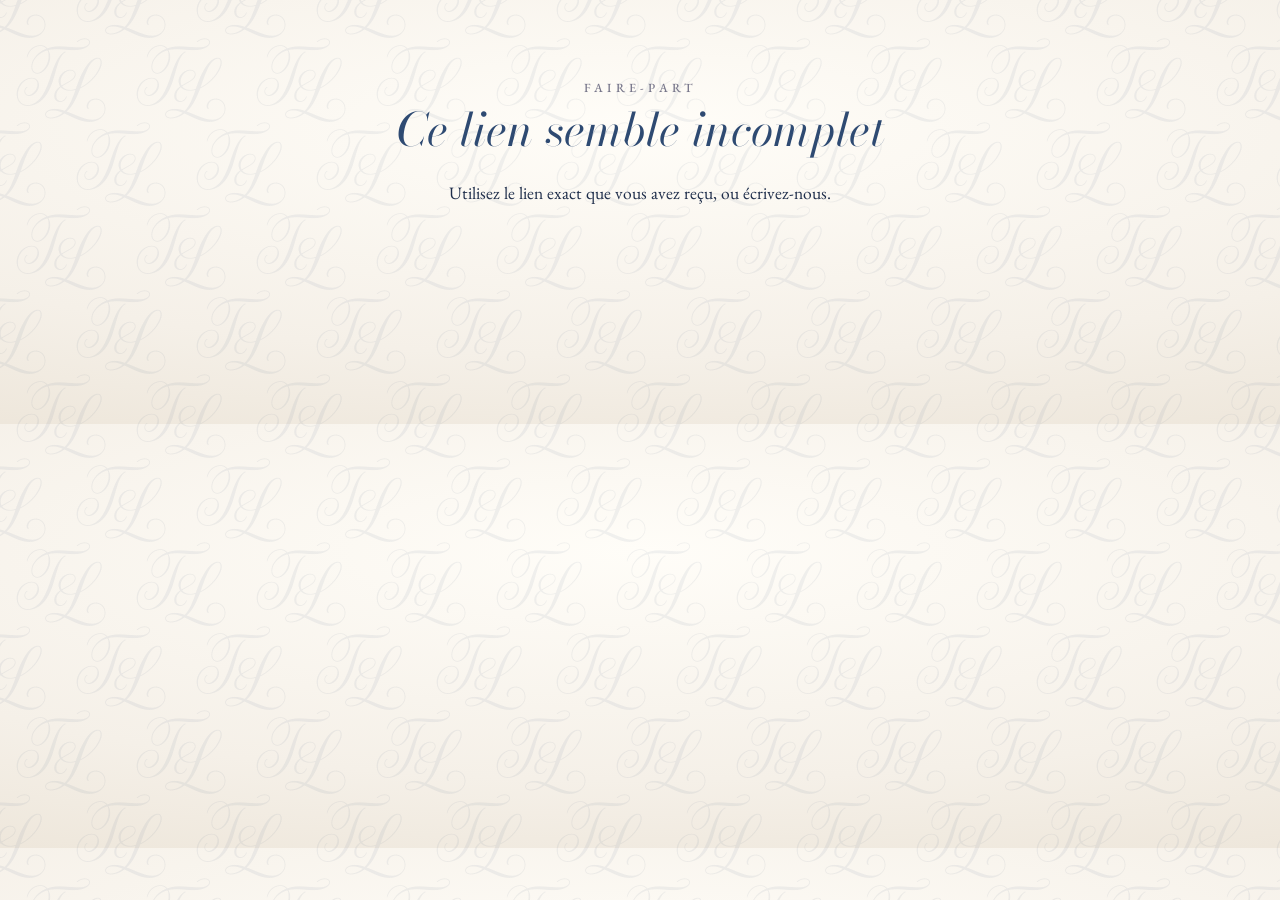
<file: index.html>
<!doctype html>
<html lang="fr">
<head>
<meta charset="utf-8">
<meta name="viewport" content="width=device-width, initial-scale=1, viewport-fit=cover">
<meta name="robots" content="noindex, nofollow">
<title>Tiphaine &amp; Thomas</title>
<!-- polices hébergées sur le site (pas de Google Fonts : aucune adresse IP transmise à Google) -->
<link rel="stylesheet" href="fonts/fonts.css">
<link rel="stylesheet" href="dresscode.css">
<!--STYLE-->
<style>
/* Mise en page : une colonne de cartes « papeterie » posées sur un fond de lin, bords déchirés, légèrement de travers.
   Couleurs : bleu Majorelle (inspiration Alma & Bruno) + rose poudré + or, sur papier crème.
   Polices : Bodoni Moda (titres, dates), Parisienne (prénoms, mots manuscrits), EB Garamond (texte). */
:root {
  --paper: #f3ede2;
  --paper-2: #ebe3d4;
  --card: #fdfaf3;
  --ink: #2b2b3b;
  --accent: #4a63b0;
  --blue: #4a63b0;
  --blue-d: #34498c;
  --blue-soft: #dfe5f4;
  --accent-rgb: 74,99,176;
  --soft-rgb: 223,229,244;
  --tape-rgb: 127,151,216;
  --shade-rgb: 30,40,90;
  --door: #4f68b5;
  --door-2: #4c65b2;
  --base: #e9e2d2;
  --pen-a: #1f2c5c; --pen-b: #4a63b0; --pen-c: #1b2550;
  --sc1: #9fb0dc; --sc2: #e6ebf8; --sc3: #b9c6e8; --sc4: #f1f4fb; --sc5: #93a5d6; --sc-ink: #2f4384;
  --peach: #d9b56a;
  --rose: #c0607f;
  --rose-soft: #f3d9e1;
  --lilac: #5b6aa0;
  --gold: #b48a3c;
  --muted: #7a7585;
  --line: #e2d9c8;
  --f-display: 'Bodoni Moda', 'Didot', 'Bodoni 72', Georgia, serif;
  --f-body: 'EB Garamond', 'Garamond', Georgia, serif;
  --f-mono: 'EB Garamond', 'Garamond', Georgia, serif;
  --f-hand: 'Parisienne', 'Snell Roundhand', 'Apple Chancery', cursive;
  --r: 6px;
  --dc-robe: #c98d97; --dc-costume: #6c7a99;
  --fibre: url("photos/fibres.png") 0 0 / 260px 260px;
  --noise: url("photos/grain-carte.png") 0 0 / 200px 200px;
  color-scheme: light;
}

/* ---- Palette « vieux rose » (config : palette: 'vieux-rose') ---- */
:root[data-palette="vieux-rose"] {
  --fleur1: #f2d3da; --fleur2: #dfaab7; --fleur3: #c5808f; --feuille: #9fb39a;
  --volet-g: url("photos/volet-g.webp"); --volet-d: url("photos/volet-d.webp"); --fond-carte: url("photos/fond-carte.webp");
  --paper: #f4ebe5; --paper-2: #ecdcd4; --card: #fefaf6; --ink: #3a2e33; --muted: #85767b; --line: #e8d6cd;
  --accent: #9a5866; --blue: #9a5866; --blue-d: #7a4250; --blue-soft: #f2e2df;
  --rose: #a97a4c; --rose-soft: #f3e3d8;
  --accent-rgb: 154,88,102; --soft-rgb: 242,226,223; --tape-rgb: 214,170,160; --shade-rgb: 90,45,55;
  --door: #c39498; --door-2: #bd8c91; --base: #d7b0b1;
  --pen-a: #4e2a33; --pen-b: #9a5866; --pen-c: #3f2028;
  --sc1: #d6aeab; --sc2: #f7ebe7; --sc3: #e5c5c1; --sc4: #fcf5f2; --sc5: #c99a97; --sc-ink: #7a4250;
}

/* ---- Palette « bridgerton » : bleu poudré, glycine, rose et or sur papier crème, encre bleu nuit ---- */
:root[data-palette="bridgerton"] {
  --paper: #f5f0e8; --paper-2: #ebe3d6; --card: #fffdf8; --ink: #2b3150; --muted: #77768a; --line: #e4dac9;
  --accent: #4a6a9c; --blue: #4a6a9c; --blue-d: #364f7c; --blue-soft: #e3eaf5;
  --rose: #a8789a; --rose-soft: #efe4ef; --gold: #b48a3c;
  --accent-rgb: 74,106,156; --soft-rgb: 227,234,245; --tape-rgb: 183,163,211; --shade-rgb: 40,50,80;
  --door: #9fbadb; --door-2: #98b3d6; --base: #b9cde4;
  --pen-a: #2b3150; --pen-b: #4a6a9c; --pen-c: #1e2440;
  --sc1: #a9c0de; --sc2: #eef3fa; --sc3: #c6d5ea; --sc4: #f8fafd; --sc5: #9bb3d6; --sc-ink: #364f7c;
  --dc-robe: #b9a4d6; --dc-costume: #4a6a9c;
  --fleur1: #d6c8ec; --fleur2: #ab95d1; --fleur3: #8670b6; --feuille: #9fb39a;
  --volet-g: url("photos/volet-g-bridgerton.webp"); --volet-d: url("photos/volet-d-bridgerton.webp"); --fond-carte: url("photos/fond-carte-bridgerton.webp");
}
* { box-sizing: border-box; }
html { -webkit-text-size-adjust: 100%; }
body {
  margin: 0; color: var(--ink); font: 17.5px/1.6 var(--f-body);
  background-color: var(--paper);
  /* papier : grain doux (le filigrane de monogrammes est ajouté en tuile par le script) */
  background-image:
    radial-gradient(120% 90% at 50% 30%, var(--card) 0%, var(--paper) 60%, var(--paper-2) 100%),
    url("photos/grain-fond.png");
  background-size: auto, 220px 220px;
}
img { max-width: 100%; display: block; }
a { color: var(--accent); text-underline-offset: 3px; }
button, input, textarea, select { font: inherit; color: inherit; }
:focus-visible { outline: 2px dashed var(--rose); outline-offset: 3px; }

.wrap { max-width: 780px; margin: 0 auto; padding-inline: 20px; padding-block: 0 120px; }
section { padding-block: 34px 8px; }
.eyebrow { font: 500 12.5px/1.2 var(--f-mono); letter-spacing: .34em; text-transform: uppercase; color: var(--muted); }
h2 { font: italic 400 clamp(32px, 6.4vw, 46px)/1.08 var(--f-display); margin: 10px 0 24px; text-wrap: balance; color: var(--blue); }
.hand { font-family: var(--f-hand); }
.soon {
  display: inline-block; font: 500 11px/1 var(--f-mono); letter-spacing: .12em; text-transform: uppercase;
  color: var(--rose); border: 1.5px solid currentColor; border-radius: 99px; padding: 5px 9px 4px;
  background: linear-gradient(100deg, transparent 30%, rgba(227,154,111,.35) 50%, transparent 70%) 0 0 / 300% 100%;
  animation: shimmer 2.6s linear infinite;
}
@keyframes shimmer { to { background-position: -300% 0; } }

/* trait de séparation dessiné */
.rule { display: block; width: 120px; height: 18px; margin: 46px auto 0; color: var(--gold); }

/* ---------- Croquis ---------- */
.sk { width: 100%; height: auto; display: block; overflow: visible; }
.sk .ink { fill: none; stroke: var(--ink); stroke-width: 1.7; stroke-linecap: round; stroke-linejoin: round; }
.st-sketch .sk .ink { filter: url(#wobble); }
.sk .acc { stroke: var(--rose); }
.sk .wash { opacity: .85; mix-blend-mode: multiply; }
.sk.draw .wash { opacity: 0; transition: opacity 1.8s ease .5s; }
.sk.draw.on .wash { opacity: .85; }
.sk .fill { fill: var(--rose); fill-opacity: .85; }
.sk.draw path { stroke-dasharray: 1; stroke-dashoffset: 1; }
.sk.draw.on path { animation: draw 1.6s cubic-bezier(.6,.1,.3,1) forwards; animation-delay: calc(var(--i, 0) * 70ms); }
@keyframes draw { to { stroke-dashoffset: 0; } }
.doodle { width: 54px; height: 54px; }
.doodle .ink { stroke-width: 2.2; }

/* ---------- Enveloppe ---------- */
#envelope {
  position: fixed; inset: 0; z-index: 50; display: grid; place-items: center; padding: 20px; overflow: hidden;
  background: linear-gradient(120deg, #f7c6d4, #fbe3d6, #e9d5f5, #f7c6d4) 0 0 / 300% 300%;
  animation: flow 16s ease infinite;
  transition: opacity .9s ease, visibility .9s;
}
@keyframes flow { 50% { background-position: 100% 50%; } }
#envelope.gone { opacity: 0; visibility: hidden; }
.env-box { display: grid; justify-items: center; gap: 30px; position: relative; z-index: 1; }
.env-to { font: 400 32px/1.1 var(--f-hand); color: var(--ink); text-align: center; min-height: 1.1em; transition: opacity .4s; }
.env {
  position: relative; width: min(86vw, 440px); aspect-ratio: 1.5; perspective: 1100px; cursor: pointer;
  border: 0; padding: 0; background: none; transition: transform .9s cubic-bezier(.3,.7,.2,1) 1.4s;
}
.env > * { position: absolute; }
.env .back { inset: 0; background: #e2a8b9; border-radius: 10px; box-shadow: 0 26px 50px rgba(120,40,70,.25); }
.env .letter {
  left: 5%; right: 5%; top: 5%; height: 90%; z-index: 1; border-radius: 6px; background: #fffaf8;
  box-shadow: 0 1px 6px rgba(90,30,55,.12); display: flex; flex-direction: column; align-items: center; gap: 6px;
  padding-top: 7%; text-align: center; transition: transform 1s cubic-bezier(.3,.8,.25,1) .7s;
}
.env .letter .l-eye { font: 500 9.5px/1 var(--f-mono); letter-spacing: .22em; text-transform: uppercase; color: var(--muted); }
.env .letter .l-names { font: italic 500 clamp(26px, 6.4vw, 38px)/1 var(--f-display); color: var(--ink); }
.env .letter .l-names i { font-style: normal; color: var(--rose); padding: 0 .12em; }
.env .letter .l-date { font: 500 11px/1 var(--f-mono); letter-spacing: .16em; text-transform: uppercase; color: var(--accent); }
.env .pocket { inset: 0; z-index: 2; filter: drop-shadow(0 -1px 2px rgba(120,40,70,.12)); }
.env .pocket::before, .env .pocket::after { content: ''; position: absolute; inset: 0; border-radius: 10px; }
.env .pocket::before { background: #f0c4d0; clip-path: polygon(0 0, 50% 54%, 100% 0, 100% 100%, 0 100%); }
.env .pocket::after { background: linear-gradient(#f7d9e1, #f4cfd9); clip-path: polygon(0 100%, 50% 48%, 100% 100%); }
.env .flap { left: 0; right: 0; top: 0; height: 63%; z-index: 3; transform-origin: top center; filter: drop-shadow(0 3px 3px rgba(120,40,70,.2));
  transition: transform .65s cubic-bezier(.5,0,.3,1) .15s; }
.env .flap::before { content: ''; position: absolute; inset: 0; background: linear-gradient(#e9b2c2, #ecbccb); clip-path: polygon(0 0, 100% 0, 50% 100%); border-radius: 10px 10px 0 0; }
.env .seal .wax { filter: drop-shadow(0 4px 6px rgba(110,80,20,.4)); }
.env .seal {
  z-index: 4; left: 50%; top: 61%; transform: translate(-50%, -50%) rotate(-8deg); width: 104px; aspect-ratio: 1;
  transition: transform .4s cubic-bezier(.4,1.6,.6,1), opacity .35s;
}
.env:hover .seal { transform: translate(-50%, -50%) rotate(4deg) scale(1.06); }
.env.open .seal { transform: translate(-50%, -50%) scale(1.5); opacity: 0; }
.env.open .flap { transform: rotateX(180deg); }
.env.flapped .flap { z-index: 0; }
.env.open .letter { transform: translateY(-60%); }
.env.open { transform: translateY(22%); }
.btn-open {
  border: 0; cursor: pointer; padding: 15px 28px; border-radius: 99px; background: var(--accent); color: #fff;
  font: 500 13px/1 var(--f-mono); letter-spacing: .16em; text-transform: uppercase;
  box-shadow: 0 0 0 0 rgba(var(--accent-rgb),.5); animation: pulse 2.2s infinite; transition: opacity .3s;
}
@keyframes pulse { 70% { box-shadow: 0 0 0 16px rgba(var(--accent-rgb),0); } 100% { box-shadow: 0 0 0 0 rgba(var(--accent-rgb),0); } }
:root { --petal: url("data:image/svg+xml,%3Csvg xmlns='http://www.w3.org/2000/svg' viewBox='0 0 40 40'%3E%3Cdefs%3E%3ClinearGradient id='g' x1='.5' y1='1' x2='.5' y2='0'%3E%3Cstop offset='0' stop-color='%23fff6f8'/%3E%3Cstop offset='.55' stop-color='%23fbd3df'/%3E%3Cstop offset='1' stop-color='%23f2a3bb'/%3E%3C/linearGradient%3E%3C/defs%3E%3Cpath d='M20 39C13 34 9.5 25 10.2 15 10.8 8 14.6 4 18.4 5.6L20 7.4 21.6 5.6C25.4 4 29.2 8 29.8 15 30.5 25 27 34 20 39Z' fill='url(%23g)' fill-opacity='.92'/%3E%3Cpath d='M20 36C19.6 27 19.8 19 20 12' stroke='%23e58aa7' stroke-opacity='.45' stroke-width='.8' fill='none'/%3E%3Cpath d='M20 31C17.5 26 16.3 21 16.2 15M20 31C22.5 26 23.7 21 23.8 15' stroke='%23e58aa7' stroke-opacity='.22' stroke-width='.6' fill='none'/%3E%3C/svg%3E"); }
.petal { position: absolute; top: -24px; width: 18px; height: 18px; background: var(--petal) center / contain no-repeat; opacity: 0; pointer-events: none; animation: fall linear infinite; }
@keyframes fall { 0% { transform: translate(0, 0) rotate(0); opacity: 0; } 10% { opacity: .8; } 100% { transform: translate(80px, 105vh) rotate(320deg); opacity: 0; } }

/* ---------- Hero ---------- */
.hero { padding-top: max(36px, env(safe-area-inset-top, 0px)); text-align: center; }
.hero .eyebrow { margin-bottom: 18px; }
.names {
  font: italic 500 clamp(54px, 13vw, 104px)/.92 var(--f-display); margin: 0; letter-spacing: -.01em; text-wrap: balance;
}
.names .amp { display: block; font-size: .5em; color: var(--rose); margin: .08em 0; font-style: normal; }
.names .ch { display: inline-block; animation: rise .9s cubic-bezier(.2,.8,.2,1) both; animation-delay: calc(var(--i) * 45ms + .2s); }
@keyframes rise { from { opacity: 0; transform: translateY(.35em) rotate(4deg); } }
.hero .dates { font: 600 clamp(22px, 4.6vw, 32px)/1.1 var(--f-display); letter-spacing: .16em; text-transform: uppercase; margin: 22px 0 0; }
.gold {
  background: linear-gradient(100deg, #8a6424 0%, #c9a24a 18%, #fff1bf 32%, #d4ad55 46%, #9b7330 60%, #e9cd84 76%, #fff6d6 86%, #a98035 100%) 0 0 / 250% 100%;
  -webkit-background-clip: text; background-clip: text; color: transparent; -webkit-text-fill-color: transparent;
  animation: foil var(--reflet, 12s) ease-in-out infinite; filter: drop-shadow(0 1px 0 rgba(120,80,20,.25));
}
/* reflet : passage lent, puis pause immobile (rien n'est redessiné pendant la pause) */
@keyframes foil { 0%, 15% { background-position: 0 0; } 50%, 65% { background-position: 100% 0; } 100% { background-position: 0 0; } }
.seal-photo { display: block; width: 100%; height: auto; filter: drop-shadow(0 3px 4px rgba(90,60,15,.35)); }
.cal-seal .seal-photo { width: 100%; height: 100%; object-fit: contain; }
.cal-g .wed.photo b { position: absolute; right: -9px; bottom: -9px; width: 20px; height: 20px; display: grid; place-items: center; font: 600 12px/1 var(--f-display); color: var(--ink); background: var(--card); border: 1px solid var(--gold); border-radius: 50%; text-shadow: none; opacity: 0; transition: opacity .3s .5s; }
.cal.stamped .wed.photo b { opacity: 1; }
.hero-seal { width: 56px; margin: 0 auto 12px; transform: rotate(-8deg); }
.foot-seal { width: 64px; margin: 0 auto 12px; transform: rotate(6deg); }
.hero-mono { display: block; width: min(250px, 62vw); height: auto; margin: -8px auto 4px; }
.foot-mono { display: block; width: 150px; height: auto; margin: 0 auto 8px; }
.env .letter .l-mono { height: 34%; width: auto; margin-bottom: 2px; }
.cal-seal .seal-img { opacity: 0; }
.wax { width: 100%; height: auto; display: block; filter: drop-shadow(0 4px 6px rgba(110,80,20,.32)); }
.hero-art { position: relative; margin: 34px auto 0; max-width: 560px; }
.hero-art .note {
  position: absolute; font: 400 20px/1.05 var(--f-hand); color: var(--rose); transform: rotate(-6deg);
}
.hero-photo {
  margin: 34px auto 0; width: min(78%, 360px); padding: 12px 12px 46px; background: #fff; transform: rotate(-2deg);
  box-shadow: 0 14px 30px rgba(90,30,55,.18); position: relative;
}
.hero-photo img { aspect-ratio: 4/5; object-fit: cover; width: 100%; }
.hero-photo figcaption { position: absolute; left: 0; right: 0; bottom: 10px; font: 400 22px/1 var(--f-hand); color: var(--muted); }
.greet { font: 400 30px/1.2 var(--f-hand); color: var(--accent); margin: 30px 0 0; }
.intro { white-space: pre-line; max-width: 54ch; margin: 12px auto 0; font: italic 400 clamp(20px, 3.6vw, 24px)/1.45 var(--f-display); }

.save { text-align: center; }
.countdown { margin: 30px auto 0; max-width: 500px; }
/* calendrier papier à bord festonné */
.cal { max-width: 400px; margin: 6px auto 0; padding: 12px; background: #fffaf8; position: relative;
  -webkit-mask: radial-gradient(circle 6px, #000 97%, #0000) 0 0 / 14px 14px round, linear-gradient(#000 0 0) center / calc(100% - 12px) calc(100% - 12px) no-repeat;
          mask: radial-gradient(circle 6px, #000 97%, #0000) 0 0 / 14px 14px round, linear-gradient(#000 0 0) center / calc(100% - 12px) calc(100% - 12px) no-repeat;
  filter: drop-shadow(0 10px 22px rgba(90,30,55,.12)); transform: rotate(-1.2deg); }
.cal-in { border: 1px solid var(--line); outline: 1px solid var(--line); outline-offset: -6px; padding: 22px 20px 18px; }
.cal-h { display: flex; justify-content: space-between; align-items: baseline; border-bottom: 1px solid var(--line); padding-bottom: 10px; margin-bottom: 12px; }
.cal-m { font: italic 500 38px/1 var(--f-display); color: var(--accent); text-transform: capitalize; }
.cal-y { font: 600 22px/1 var(--f-display); color: var(--muted); }
.cal-g { display: grid; grid-template-columns: repeat(7, 1fr); row-gap: 6px; font: 500 18px/1 var(--f-display); color: var(--ink); font-variant-numeric: tabular-nums; }
.cal-g span { height: 36px; display: grid; place-items: center; position: relative; }
.cal-wd span { height: 22px; font: 500 10.5px/1 var(--f-mono); letter-spacing: .1em; color: var(--muted); }
.cal-g .mark::before { content: ''; position: absolute; width: 32px; height: 32px; border-radius: 50%; border: 1.6px solid var(--rose); opacity: .7; transform: rotate(-12deg); border-left-color: transparent; }
.cal-g .wed b { position: relative; z-index: 1; color: #4d3608; font-weight: 700; text-shadow: 0 1px 0 rgba(255,244,200,.8); }
.cal-seal { position: absolute; inset: -14px; display: block; transform: scale(2.4) rotate(-30deg); opacity: 0; transition: transform .55s cubic-bezier(.3,1.6,.5,1), opacity .25s; }
.cal-seal .wax { width: 100%; height: 100%; }
.cal-seal text { opacity: 0; }
.cal-seal .wax { filter: drop-shadow(0 3px 5px rgba(120,85,20,.35)); }
.cal.stamped .cal-seal { transform: scale(1) rotate(-8deg); opacity: 1; }
.cal-legend { list-style: none; padding: 12px 0 0; margin: 12px 0 0; border-top: 1px solid var(--line); display: grid; gap: 4px; font: italic 400 16px/1.35 var(--f-display); color: var(--muted); text-align: left; }
.cal-legend b { font-style: normal; font-weight: 600; color: var(--ink); }
.addcal { display: flex; flex-wrap: wrap; gap: 10px; justify-content: center; margin-top: 26px; }
.btn-cal { display: inline-flex; align-items: center; gap: 8px; padding: 13px 20px; border-radius: 99px; background: var(--accent); color: #fff; text-decoration: none; font: 500 12.5px/1 var(--f-mono); letter-spacing: .08em; box-shadow: 0 8px 18px rgba(var(--accent-rgb),.25); }
.btn-cal.ghost { background: #fff; color: var(--accent); border: 1.5px solid var(--line); box-shadow: none; }
/* pétales de cerisier */
#sakura { position: fixed; inset: 0; pointer-events: none; z-index: 0; overflow: hidden; }
#sakura i { position: absolute; top: -40px; display: block; animation: sk-fall var(--d) linear infinite; animation-delay: var(--dl); opacity: var(--o); }
#sakura u { display: block; width: 100%; height: 100%; background: var(--petal) center / contain no-repeat; animation: sk-tumble var(--sw) linear infinite; animation-delay: var(--dl); }
/* chute avec dérive au vent (le pétale ondule de gauche à droite en descendant) */
@keyframes sk-fall {
  0% { transform: translate(0, 0); }
  20% { transform: translate(calc(var(--x) * .5), 22vh); }
  40% { transform: translate(calc(var(--x) * -.25), 44vh); }
  60% { transform: translate(calc(var(--x) * .8), 66vh); }
  80% { transform: translate(calc(var(--x) * .2), 88vh); }
  100% { transform: translate(var(--x), 112vh); }
}
/* le pétale pivote et se retourne sur lui-même comme une feuille */
@keyframes sk-tumble {
  0% { transform: rotateZ(var(--r0)) rotate3d(1, .35, .15, 0deg); }
  50% { transform: rotateZ(calc(var(--r0) + 70deg)) rotate3d(1, .35, .15, 180deg); }
  100% { transform: rotateZ(calc(var(--r0) + 140deg)) rotate3d(1, .35, .15, 360deg); }
}
.burst-petal { position: fixed; z-index: 55; width: 18px; height: 18px; background: var(--petal) center / contain no-repeat; pointer-events: none; will-change: transform, opacity; }
.wrap { position: relative; z-index: 1; }
.cd-lbl { font: 500 12px/1 var(--f-mono); letter-spacing: .18em; text-transform: uppercase; color: var(--muted); }
.cd-grid { display: grid; grid-template-columns: repeat(4, 1fr); gap: 10px; margin-top: 14px; }
.cd-cell { background: rgba(255,255,255,.65); border: 1.5px solid var(--line); border-radius: 16px; padding: 14px 4px 12px; box-shadow: 0 6px 18px rgba(var(--accent-rgb),.08); }
.cd-cell b { display: block; font: 600 clamp(30px, 7vw, 46px)/1 var(--f-display); color: var(--accent); font-variant-numeric: tabular-nums; }
.cd-cell b.tick { animation: tick .45s cubic-bezier(.3,1.5,.5,1); }
@keyframes tick { from { transform: translateY(-30%) scale(.9); opacity: .2; } }
.cd-cell span { display: block; margin-top: 6px; font: 500 10.5px/1 var(--f-mono); letter-spacing: .14em; text-transform: uppercase; color: var(--muted); }

/* ---------- Programme ---------- */
.day + .day { margin-top: 34px; }
.day-h { font: 500 13px/1 var(--f-mono); letter-spacing: .18em; text-transform: uppercase; color: var(--accent); display: flex; align-items: center; gap: 12px; }
.day-h::after { content: ''; flex: 1; border-top: 1.5px dashed var(--line); }
.moment { display: grid; grid-template-columns: 64px 1fr; gap: 16px; align-items: start; padding-top: 18px; }
.moment .body { min-width: 0; }
.moment h3 { font: 600 25px/1.15 var(--f-display); margin: 0; }
.moment .meta { display: flex; flex-wrap: wrap; gap: 6px 14px; align-items: center; margin-top: 6px; font-size: 15px; }
.moment .time { font: 500 14px/1 var(--f-mono); color: var(--rose); }
.moment .accueil { font-style: italic; color: var(--muted); font-size: 14px; }
.moment p { margin: 6px 0 0; color: var(--muted); }
.moment .doodle-wrap { width: 64px; height: 64px; display: grid; place-items: center; border-radius: 50%; background: var(--paper-2); }

/* ---------- Lieux ---------- */
.places { display: grid; grid-template-columns: repeat(auto-fit, minmax(200px, 1fr)); gap: 28px; }
.place { min-width: 0; }
.place .art { position: relative; }
.place h3 { font: 600 23px/1.15 var(--f-display); margin: 14px 0 2px; }
.place .addr { color: var(--muted); font-size: 15px; }
.place .go { display: inline-flex; gap: 6px; margin-top: 8px; font: 500 12px/1 var(--f-mono); letter-spacing: .12em; text-transform: uppercase; }
.ph {
  aspect-ratio: 16/10; border: 1.5px dashed var(--muted); border-radius: 10px; display: grid; place-items: center; text-align: center;
  padding: 16px; color: var(--muted); font: 500 12px/1.5 var(--f-mono); letter-spacing: .08em; text-transform: uppercase;
  background: repeating-linear-gradient(-45deg, transparent 0 10px, rgba(140,107,120,.08) 10px 11px);
}
.ph-img { aspect-ratio: 16/10; object-fit: cover; width: 100%; border-radius: 10px; }
.place .tag { position: absolute; font: 400 19px/1 var(--f-hand); color: var(--rose); transform: rotate(-5deg); right: 4%; top: -6px; }

/* ---------- Galerie ---------- */
.gallery-scroll { overflow-x: auto; scroll-snap-type: x mandatory; margin-inline: -20px; padding: 14px 20px 26px; scrollbar-width: thin; }
.gallery { display: flex; gap: 18px; width: max-content; }
.polaroid {
  scroll-snap-align: center; flex: none; padding: 10px 10px 40px; background: #fff; position: relative;
  box-shadow: 0 8px 18px rgba(90,30,55,.15); transform: rotate(var(--rot)); transition: transform .35s cubic-bezier(.2,.8,.2,1);
}
.polaroid:hover, .polaroid:focus-within { transform: rotate(0) translateY(-6px) scale(1.04); }
/* chaque photo garde son format d’origine (portrait ou paysage) : rien n’est coupé */
.polaroid img { display: block; height: clamp(190px, 30vh, 250px); width: auto; max-width: 78vw; object-fit: contain; }
.polaroid span { position: absolute; left: 8px; right: 8px; bottom: 8px; text-align: center; font: 400 21px/1 var(--f-hand); color: var(--ink); white-space: nowrap; overflow: hidden; text-overflow: ellipsis; }
.polaroid::before { content: ''; position: absolute; top: -8px; left: 50%; width: 64px; height: 18px; transform: translateX(-50%) rotate(-3deg); background: rgba(227,154,111,.45); }
.hint { font: 400 20px/1 var(--f-hand); color: var(--muted); text-align: right; }

/* ---------- Bientôt ---------- */
.soon-grid { display: grid; gap: 22px; }
.sc-title { font: italic 600 24px/1.1 var(--f-display); }
 .flip { min-height: 230px; }
.gift-card { position: relative; display: grid; grid-template-columns: 76px 1fr; gap: 16px; align-items: center; padding: 20px; background: #fffaf8; border: 1.5px solid var(--line); border-radius: var(--r); }
.gift-art { width: 76px; height: 76px; border-radius: 50%; background: var(--paper-2); display: grid; place-items: center; }
.gift-body { min-width: 0; }
.gift-body p { margin: 4px 0 10px; color: var(--muted); }
.gift-body .gift-lead { margin: 0 0 10px; font: italic 400 clamp(22px, 5.4vw, 27px)/1.2 var(--f-display); color: var(--ink); text-wrap: balance; }
.gift-body .sc-title { font-size: 19px; }
.gold-stamp { display: inline-block; margin-left: 10px; vertical-align: middle; transform: rotate(-6deg); font: 600 12px/1 var(--f-display); letter-spacing: .2em; text-transform: uppercase; padding: 6px 10px; border: 1.5px solid #c9a24a; border-radius: 4px; color: #a98035; }
.flip { perspective: 800px; border: 0; padding: 0; background: none; cursor: pointer; text-align: left; min-height: 170px; }
.flip .in { position: relative; display: block; width: 100%; height: 100%; min-height: 170px; transition: transform .7s cubic-bezier(.4,.2,.2,1); transform-style: preserve-3d; }
.flip.turned .in { transform: rotateY(180deg); }
.flip .face { position: absolute; inset: 0; backface-visibility: hidden; -webkit-backface-visibility: hidden; border-radius: var(--r); padding: 16px; display: grid; align-content: space-between; }
.flip .front { background: linear-gradient(140deg, var(--accent), #8f3456); color: #fff; box-shadow: 0 8px 20px rgba(var(--accent-rgb),.22); }
.flip .front b { font: italic 500 24px/1.1 var(--f-display); }
.flip .front .q { font: italic 500 54px/1 var(--f-display); color: #fbe3d6; }
.flip .front .stamp { justify-self: end; font: 500 10px/1 var(--f-mono); letter-spacing: .14em; text-transform: uppercase; color: #fbe3d6; border: 1px solid; border-radius: 4px; padding: 5px 7px; transform: rotate(-8deg); }
.flip .back { background: var(--paper-2); transform: rotateY(180deg); align-content: center; font: 400 22px/1.2 var(--f-hand); color: var(--accent); }
.flip .back small { display: block; font: 400 14px/1.4 var(--f-body); color: var(--muted); margin-top: 6px; }

/* ---------- RSVP ---------- */
.rsvp { background: var(--paper-2); border-radius: 22px; padding: 30px 22px 32px; }
.rsvp h2 { margin-top: 4px; }
.deadline { font: 500 13px/1.4 var(--f-mono); color: var(--lilac); margin: -10px 0 18px; }
.fld { display: grid; gap: 6px; margin-top: 16px; }
.consent { display: grid; grid-template-columns: auto 1fr; gap: 10px; align-items: start; margin-top: 10px; font: italic 400 14.5px/1.45 var(--f-body); color: var(--muted); text-align: left; }
.consent input { width: 18px; height: 18px; margin: 2px 0 0; accent-color: #1E2D4A; }
.fld > span { font: 500 12px/1 var(--f-mono); letter-spacing: .12em; text-transform: uppercase; color: var(--muted); }
.fld input[type=text], .fld input[type=email], .fld textarea {
  width: 100%; border: 1.5px solid var(--line); border-radius: 12px; background: var(--paper); padding: 12px 14px; font-size: 16px;
}
.fld textarea { min-height: 84px; resize: vertical; }
.fld input:focus, .fld textarea:focus { border-color: var(--accent); outline: none; }
.choice-zone { position: relative; min-height: 200px; padding-bottom: 34px; margin-top: 22px; display: flex; flex-wrap: wrap; gap: 14px; align-items: center; justify-content: center; }
.yes, .no {
  border: 0; cursor: pointer; border-radius: 99px; padding: 16px 26px; font: 700 16px/1 var(--f-body);
  transition: transform .25s cubic-bezier(.2,.8,.2,1), left .35s cubic-bezier(.3,1.4,.5,1), top .35s cubic-bezier(.3,1.4,.5,1), background .2s;
}
.yes { background: var(--accent); color: var(--paper); transform: scale(var(--grow, 1)); box-shadow: 0 6px 16px rgba(var(--accent-rgb),.35); z-index: 2; }
.no { background: transparent; color: var(--ink); border: 1.5px solid var(--ink); white-space: nowrap; }
.no.flee { position: absolute; }
.yes.sel { outline: 3px solid var(--peach); outline-offset: 3px; }
.no.sel { background: var(--ink); color: var(--paper); }
.taunt { position: absolute; left: 0; right: 0; bottom: 0; text-align: center; pointer-events: none; font: 400 22px/1.2 var(--f-hand); color: var(--rose); min-height: 1.2em; }
.more { display: grid; gap: 4px; margin-top: 8px; animation: fadeup .5s ease both; }
@keyframes fadeup { from { opacity: 0; transform: translateY(10px); } }
.row2 { display: grid; grid-template-columns: repeat(auto-fit, minmax(200px, 1fr)); gap: 0 16px; }
.stepper { display: inline-flex; align-items: center; border: 1.5px solid var(--line); border-radius: 99px; background: var(--paper); width: max-content; }
.stepper button { border: 0; background: none; width: 44px; height: 44px; font-size: 22px; cursor: pointer; color: var(--accent); }
.stepper output { min-width: 32px; text-align: center; font: 500 18px/1 var(--f-mono); }
.checks { display: grid; gap: 8px; }
.chk { display: flex; gap: 12px; align-items: center; padding: 11px 14px; border: 1.5px solid var(--line); border-radius: 12px; background: var(--paper); cursor: pointer; }
.chk input { width: 20px; height: 20px; accent-color: var(--accent); flex: none; }
.chk small { color: var(--muted); margin-left: auto; font: 500 12px/1 var(--f-mono); text-align: right; }
.coords { margin-top: 24px; padding-top: 18px; border-top: 1.5px dashed var(--line); }
.coords h3 { font: italic 600 24px/1.1 var(--f-display); margin: 0; }
.coords p { margin: 6px 0 0; color: var(--muted); font-size: 15px; }
.fld input[type=tel] { width: 100%; border: 1.5px solid var(--line); border-radius: 12px; background: var(--paper); padding: 12px 14px; font-size: 16px; }
.fld input[type=tel]:focus { border-color: var(--accent); outline: none; }
.row3 { display: grid; grid-template-columns: 7.5em 1fr 1fr; gap: 0 12px; }
.row3 .fld { min-width: 0; }
@media (max-width: 480px) { .row3 { grid-template-columns: 7em 1fr; } .row3 .fld:last-child { grid-column: 1 / -1; } }
.sleep { margin-top: 22px; border: 1.5px dashed var(--peach); border-radius: 16px; padding: 18px; background: rgba(227,154,111,.08); }
.sleep h3 { font: italic 600 24px/1.1 var(--f-display); margin: 0; }
.sleep p { margin: 6px 0 0; color: var(--muted); font-size: 15px; }
.estimate { margin-top: 14px; font: 500 14px/1.4 var(--f-mono); color: var(--accent); }
.submit {
  margin-top: 26px; width: 100%; border: 0; cursor: pointer; border-radius: 14px; padding: 18px; background: var(--rose); color: #fff;
  font: 500 14px/1 var(--f-mono); letter-spacing: .16em; text-transform: uppercase;
}
.submit[disabled] { opacity: .6; cursor: wait; }
.step-note { margin: 4px 0 6px; padding: 12px 16px; border-radius: 14px; background: var(--card, #fff); border: 1.5px solid var(--rose); font: 400 15px/1.45 var(--f-body); color: var(--ink); text-align: left; }
.step-note b { color: var(--rose); }
.submit-hint { margin: 8px 0 0; text-align: center; font: italic 400 14px/1.4 var(--f-body); color: var(--muted); }
.go-confirm { position: fixed; left: 50%; bottom: max(16px, env(safe-area-inset-bottom)); transform: translateX(-50%); z-index: 50; border: 0; cursor: pointer; border-radius: 99px; padding: 13px 22px; background: var(--rose); color: #fff; font: 500 12.5px/1 var(--f-mono); letter-spacing: .1em; text-transform: uppercase; white-space: nowrap; box-shadow: 0 8px 22px rgba(0,0,0,.22); animation: fadeup .35s ease both; }
.go-confirm[hidden] { display: none; }
.exit-bar { position: fixed; top: 14px; left: 50%; transform: translateX(-50%); z-index: 70; width: max-content; max-width: calc(100% - 24px); display: flex; align-items: center; gap: 12px; flex-wrap: wrap; justify-content: center; padding: 12px 14px 12px 18px; border-radius: 16px; background: var(--card, #fff); color: var(--ink); border: 1.5px solid var(--rose); box-shadow: 0 12px 32px rgba(0,0,0,.18); font: 400 15px/1.4 var(--f-body); animation: exitdown .3s ease both; }
.exit-bar b { color: var(--rose); }
.exit-go { border: 0; cursor: pointer; border-radius: 99px; padding: 10px 16px; background: var(--rose); color: #fff; font: 500 12px/1 var(--f-mono); letter-spacing: .08em; text-transform: uppercase; white-space: nowrap; }
.exit-x { border: 0; background: none; cursor: pointer; font-size: 22px; line-height: 1; color: var(--muted); padding: 0 4px; }
@keyframes exitdown { from { opacity: 0; transform: translate(-50%, -12px); } }
body:has(.demo-bar) .go-confirm { bottom: calc(max(14px, env(safe-area-inset-bottom, 0px)) + 66px); }
.err { color: var(--rose); margin-top: 12px; font-weight: 700; }
.done { text-align: center; padding: 20px 0 6px; }
.done .big { font: italic 500 clamp(36px, 7vw, 52px)/1.05 var(--f-display); margin: 6px 0 10px; }
.done p { max-width: 46ch; margin: 0 auto; }
.done .doodle { margin: 0 auto; width: 64px; height: 64px; }
.done .deadline { text-align: center; }
.linkbtn { background: none; border: 0; color: var(--accent); text-decoration: underline; cursor: pointer; margin-top: 16px; font-size: 15px; }
.hp { position: absolute; left: -9999px; }

footer { text-align: center; padding-top: 50px; }
footer .sig { font: italic 500 30px/1.1 var(--f-display); margin-top: 8px; }

/* ---------- Mode aperçu ---------- */
.demo-bar {
  position: fixed; left: 50%; bottom: max(14px, env(safe-area-inset-bottom, 0px)); transform: translateX(-50%); z-index: 40;
  display: flex; gap: 8px; flex-wrap: wrap; justify-content: center; align-items: center; width: max-content; max-width: calc(100% - 24px);
  background: var(--ink); color: var(--paper); padding: 8px 10px; border-radius: 16px; box-shadow: 0 10px 30px rgba(0,0,0,.25);
  font: 500 12px/1 var(--f-mono);
}
.demo-bar select { background: #5a3a49; color: var(--paper); border: 0; border-radius: 8px; padding: 8px; max-width: 46vw; }
.lost { text-align: center; padding: 80px 0; }

canvas#confetti { position: fixed; inset: 0; pointer-events: none; z-index: 60; width: 100%; height: 100%; }

@media (max-width: 480px) {
  .moment { grid-template-columns: 52px 1fr; gap: 12px; }
  .cd-grid { gap: 6px; }
  .gift-card { grid-template-columns: 56px 1fr; padding: 16px; }
  .gift-art { width: 56px; height: 56px; }
  .moment .doodle-wrap { width: 52px; height: 52px; }
  .doodle { width: 42px; height: 42px; }
}

/* ================= Version 2 : papeterie ================= */
/* carte papier aux bords déchirés : le fond est un pseudo-élément déformé par le filtre #torn */
.paper { position: relative; isolation: isolate; padding: 34px 24px 30px; transform: rotate(var(--tilt, 0deg)); }
.paper::before { content: ''; position: absolute; inset: 0; z-index: -1; background: var(--card) var(--noise); filter: url(#torn) drop-shadow(0 12px 22px rgba(50,45,70,.13)) drop-shadow(0 1px 1px rgba(50,45,70,.12)); }
.paper.alt::before { filter: url(#torn2) drop-shadow(0 12px 22px rgba(50,45,70,.13)) drop-shadow(0 1px 1px rgba(50,45,70,.12)); }
.paper.blue::before { background: var(--blue) var(--noise); }
.paper > .in-border { position: absolute; inset: 12px; border: 1px solid var(--line); pointer-events: none; }
.deco { position: absolute; pointer-events: none; z-index: 2; }
.deco.sprig-tl { width: clamp(110px, 32vw, 170px); left: -26px; top: -34px; transform: rotate(-12deg); }
.deco.sprig-br { width: clamp(90px, 26vw, 140px); right: -22px; bottom: -26px; transform: rotate(160deg); }
.deco.ribbon-tr { width: clamp(40px, 11vw, 56px); right: -14px; top: -44px; transform: rotate(14deg); }
.sprig, .ribbon, .branch { display: block; width: 100%; height: auto; overflow: visible; }
.orn-img { display: block; width: 100%; height: auto; filter: drop-shadow(0 6px 8px rgba(var(--shade-rgb),.16)); }
.deco.sprig-tl.img { width: clamp(150px, 46vw, 230px); left: -34px; top: -40px; transform: none; }
.deco.ribbon-tr.img { width: clamp(58px, 16vw, 80px); right: -34px; top: -40px; transform: rotate(14deg); z-index: -1; }
.gate .sprig-env.img { width: 58%; left: -15%; top: -5%; transform: none; }
.env-to { position: relative; z-index: 6; margin-bottom: 8px; }
.gate .ribbon-env.img { width: 30%; right: -19%; bottom: -3%; transform: rotate(-12deg); z-index: -1; }

/* --- Enveloppe à volets --- */
#envelope { background: radial-gradient(120% 90% at 50% 30%, var(--card) 0%, var(--paper) 60%, var(--paper-2) 100%); animation: none; }
#envelope::before { content: ''; position: absolute; inset: 0; background: var(--noise); pointer-events: none; }
#envelope.filigrane::after { content: ''; position: absolute; inset: 0; pointer-events: none; background: var(--fil-tile) 0 0 / 120px 168px repeat; }
.env-to { font: 400 38px/1.1 var(--f-hand); color: var(--blue-d); }
.gate { position: relative; width: min(74vw, 340px); aspect-ratio: 5 / 7; perspective: 1500px; border: 0; padding: 0; background: none; cursor: pointer; transition: transform 1s cubic-bezier(.3,.7,.2,1) 1.2s; }
.gate > * { position: absolute; }
.g-inner { inset: 4% 4%; z-index: 0; display: flex; flex-direction: column; align-items: center; justify-content: center; gap: 8px; text-align: center; padding: 18px; isolation: isolate; }
.g-inner::before { content: ''; position: absolute; inset: 0; z-index: -1; background: var(--card) var(--noise); filter: url(#torn) drop-shadow(0 4px 8px rgba(40,40,60,.15)); }
.g-inner .l-mono { width: 46%; height: auto; }
.g-inner .l-eye { font: 500 10px/1 var(--f-mono); letter-spacing: .3em; text-transform: uppercase; color: var(--muted); }
.g-inner .l-names { font: 400 clamp(27px, 7.6vw, 38px)/1 var(--f-hand); white-space: nowrap; color: var(--ink); }
.g-inner .l-names i { font-style: normal; color: var(--rose); padding: 0 .1em; }
.g-inner .l-date { font: 500 12px/1 var(--f-display); letter-spacing: .24em; text-transform: uppercase; }
.door { top: 0; bottom: 0; width: 50%; z-index: 3; transition: transform 1.6s cubic-bezier(.55,.05,.3,1) .25s; }
.door.l { left: 0; transform-origin: left center; }
.door.r { right: 0; transform-origin: right center; }
.door .face { position: absolute; inset: 0; isolation: isolate; display: flex; align-items: center; }
.door .face.back { display: none; }
.door .face::before { content: ''; position: absolute; inset: 0; z-index: -1; background: var(--fibre), linear-gradient(105deg, rgba(255,255,255,.14), rgba(0,0,0,.07)), var(--door) var(--noise); filter: url(#deckle) drop-shadow(0 18px 26px rgba(var(--shade-rgb),.26)); }
.door.r .face::before { background: var(--fibre), linear-gradient(255deg, rgba(255,255,255,.14), rgba(0,0,0,.09)), var(--door-2) var(--noise); }
.door .face::after, .g-base::after { content: ''; position: absolute; inset: 7px; z-index: -1; border: 1.3px solid transparent; border-image: linear-gradient(130deg, #8a6424, #e9cd84 25%, #fff3c8 40%, #b48a3c 60%, #f0d690 80%, #8a6424) 1; filter: url(#torn); opacity: .9; pointer-events: none; }
.door.l .face::after { right: 3px; } .door.r .face::after { left: 3px; }
.g-base { inset: 0; z-index: 0; isolation: isolate; }
.door, .g-base, .gate .seal { will-change: transform; }
/* Enveloppe vieux rose : papier, bords et liseré pré-calculés en images (beaucoup plus fluide sur téléphone) */
.baked .door.l .face::before { inset: -6.303% -17.647%; background: var(--volet-g) 0 0 / 100% 100% no-repeat; filter: none; }
.baked .door.r .face::before { inset: -6.303% -17.647%; background: var(--volet-d) 0 0 / 100% 100% no-repeat; filter: none; }
.baked .g-base::before { inset: -6.303% -8.824%; background: var(--fond-carte) 0 0 / 100% 100% no-repeat; filter: none; }
.baked .door .face::after, .baked .g-base::after { display: none; }
/* sceau photographié + branches : proportions de l'image d'origine (sceau = 44 % de la largeur) */
.gate.photo-seal .seal { width: 44%; transform: translate(-50%, -50%) rotate(-3deg); }
.gate.photo-seal:hover .seal { transform: translate(-50%, -50%) rotate(2deg) scale(1.04); }
.gate.photo-seal.open .seal { transform: translate(-50%, -50%) scale(1.4); opacity: 0; }
.gate.photo-seal .seal .seal-photo { filter: drop-shadow(0 4px 6px rgba(70,40,20,.35)); }
.gate.photo-seal .door.l img.branch { height: 52.4%; right: 4.95%; }
.gate.photo-seal .door.r img.branch { height: 52.4%; left: 4.95%; }

#app.paused, #app.paused * { animation-play-state: paused !important; }
.g-base::before { content: ''; position: absolute; inset: 0; z-index: -1; background: var(--fibre), radial-gradient(90% 70% at 50% 50%, rgba(255,255,255,.18), rgba(0,0,0,.05)), var(--base) var(--noise); filter: url(#deckle) drop-shadow(0 18px 30px rgba(var(--shade-rgb),.22)); }
.g-base::after { inset: 6px; }
.gate .g-inner { inset: 6% 7%; z-index: 1; }
.door .branch { transition: opacity .25s ease 1s; }
.gate.open .door .branch { opacity: 0; }
.gate.open .door .face::after { transition: opacity .25s ease 1s; opacity: .45; }
.door .face.back { transform: rotateY(180deg); }
.door .face.back::before { background: #e9e2d2 var(--noise); filter: url(#torn2); }
.door.l .branch { position: absolute; right: 0; top: 50%; height: 92%; width: auto; transform: translateY(-50%); }
.door.r .branch { position: absolute; left: 0; top: 50%; height: 92%; width: auto; transform: translateY(-50%) scaleX(-1); }
.gate .seal { z-index: 4; left: 50%; top: 50%; width: 30%; transform: translate(-50%, -50%) rotate(-6deg); transition: transform .45s cubic-bezier(.4,1.6,.6,1), opacity .35s; }
.gate:hover .seal { transform: translate(-50%, -50%) rotate(4deg) scale(1.06); }
.gate .sprig-env { position: absolute; z-index: 5; width: 46%; left: -14%; top: -9%; transform: rotate(-14deg); pointer-events: none; }
.gate .ribbon-env { position: absolute; z-index: 5; width: 16%; right: -7%; bottom: -10%; transform: rotate(-24deg); pointer-events: none; }
.gate.open .seal { transform: translate(-50%, -50%) scale(1.5); opacity: 0; }
.gate.open .door.l { transform: rotateY(-150deg); }
.gate.open .door.r { transform: rotateY(150deg); }
.gate.open { transform: scale(1.05); }
.btn-open { background: var(--blue); font: 500 13px/1 var(--f-mono); letter-spacing: .24em; }

/* --- Hero --- */
.hero { padding-top: max(56px, env(safe-area-inset-top, 0px)); }
.hero-card { max-width: 520px; margin: 0 auto; padding: 46px 26px 40px; --tilt: -.6deg; }
.emboss { position: absolute; left: 50%; top: 52%; width: 92%; aspect-ratio: 1; transform: translate(-50%, -50%); pointer-events: none; z-index: -1; opacity: .9; }
.emboss i { position: absolute; inset: 0; -webkit-mask: var(--m) center / contain no-repeat; mask: var(--m) center / contain no-repeat; }
.emboss .e1 { background: rgba(255,255,255,.95); transform: translate(-1.4px, -1.4px); }
.emboss .e2 { background: rgba(110,90,60,.16); transform: translate(1.4px, 1.6px); }
.emboss .e3 { background: var(--card); }
.hero .eyebrow { margin: 6px 0 18px; }
.arch { margin: 0 auto 22px; width: min(78%, 300px); padding: 8px; border: 1px solid var(--line); border-radius: 999px 999px 4px 4px / 52% 52% 4px 4px; background: var(--card); }
.arch img { width: 100%; aspect-ratio: 4 / 5; object-fit: cover; border-radius: 999px 999px 2px 2px / 50% 50% 2px 2px; }
.names { font: 400 clamp(56px, 15vw, 92px)/1 var(--f-hand); color: var(--ink); letter-spacing: 0; }
.names .w { position: relative; display: inline-block; padding: 0 .08em; }
.names .w .t { display: inline-block; vertical-align: top; overflow: hidden; margin: -.25em -.2em -.35em; transform: translateX(-100%); animation: wr var(--dur, 1.6s) cubic-bezier(.45,.1,.4,1) forwards; animation-delay: var(--dl, .3s); }
.names .w .ti { display: block; padding: .25em .2em .35em; transform: translateX(100%); animation: wr var(--dur, 1.6s) cubic-bezier(.45,.1,.4,1) forwards; animation-delay: var(--dl, .3s); }
@keyframes wr { to { transform: translateX(0); } }
.names .w .pw { position: absolute; left: .08em; right: .08em; bottom: -.15em; height: 1.1em; pointer-events: none; animation: penslide var(--dur, 1.6s) cubic-bezier(.45,.1,.4,1) forwards; animation-delay: var(--dl, .3s); }
@keyframes penslide { to { transform: translateX(100%); } }
.names .amp { display: inline-block; font-size: .62em; color: var(--rose); margin: 0 .12em; opacity: 0; animation: fadein .5s ease forwards; animation-delay: var(--dl); }
@keyframes write { to { clip-path: inset(-20% -10% -30% 0); } }
@keyframes fadein { to { opacity: 1; } }
.pen { position: absolute; width: 1.1em; bottom: 0; left: 0; transform-origin: 6% 94%; opacity: 0; animation: penmove var(--dur, 1.6s) cubic-bezier(.45,.1,.4,1) forwards; animation-delay: var(--dl, .3s); pointer-events: none; }
@keyframes penmove { 0% { opacity: 1; transform: rotate(-4deg) translateY(0); } 25% { transform: rotate(6deg) translateY(-.08em); } 50% { transform: rotate(-3deg) translateY(.04em); } 75% { transform: rotate(5deg) translateY(-.06em); } 92% { opacity: 1; } 100% { opacity: 0; transform: rotate(0) translateY(-.2em); } }
.hero .dates { font: 500 clamp(13px, 3.4vw, 15px)/1.3 var(--f-display); letter-spacing: .3em; margin: 14px 0 0; color: var(--blue); background: none; -webkit-text-fill-color: currentColor; animation: none; filter: none; }
.hero .formule { margin-top: 10px; font: italic 400 16px/1.3 var(--f-body); color: var(--muted); letter-spacing: .02em; }
.forever { margin: 48px 0 0; font: italic 400 clamp(30px, 7vw, 44px)/1.1 var(--f-display); color: var(--blue); text-wrap: balance; }
.greet { font: 400 36px/1.2 var(--f-hand); color: var(--rose); margin: 14px 0 0; }
.intro { font: 400 clamp(18px, 3.6vw, 20px)/1.6 var(--f-body); color: #4f4b5c; text-wrap: balance; }
/* 1re ligne de l’intro (avant le 1er « \n ») : la phrase d’invitation, mise en valeur */
.intro .invite { display: block; margin: 0 0 8px; font: italic 400 clamp(23px, 5vw, 29px)/1.3 var(--f-display); color: var(--blue); }

/* --- Grande date en feuille d'or --- */
.bigdate { margin: 4px 0 6px; }
.bigdate .num { display: block; font: 400 clamp(110px, 32vw, 190px)/.86 var(--f-display); letter-spacing: -.02em; }
.bigdate .num small { font-size: .42em; vertical-align: .55em; margin: 0 .04em; }
.bigdate .num.range { font-size: clamp(78px, 22vw, 140px); }
.bigdate .num.range3 { font-size: clamp(60px, 17vw, 112px); }
.bigdate .num small.et { font: italic 400 .5em/1 var(--f-display); vertical-align: .32em; margin: 0 .1em; }
.bigdate .num small.pt { font-size: .6em; vertical-align: .18em; margin: 0 .08em; }
.bigdate .mois { display: block; font: 400 clamp(46px, 12vw, 66px)/1 var(--f-hand); color: var(--blue); margin-top: -.12em; }
.bigdate .an { display: block; margin-top: 10px; font: 500 13px/1 var(--f-display); letter-spacing: .5em; color: var(--muted); }
.foil {
  background: var(--noise), linear-gradient(100deg, #8a6424 0%, #c9a24a 16%, #fff1bf 30%, #d4ad55 44%, #9b7330 58%, #e9cd84 74%, #fff6d6 84%, #a98035 100%);
  background-size: 120px 120px, 260% 100%; background-position: 0 0, 0 0;
  -webkit-background-clip: text; background-clip: text; color: transparent; -webkit-text-fill-color: transparent;
  animation: foil2 var(--reflet, 12s) ease-in-out infinite; filter: drop-shadow(0 1px 0 rgba(255,255,255,.7)) drop-shadow(0 2px 2px rgba(110,80,20,.25));
}
@keyframes foil2 { 0%, 15% { background-position: 0 0, 0 0; } 50%, 65% { background-position: 0 0, 100% 0; } 100% { background-position: 0 0, 0 0; } }
.gold { background: var(--noise), linear-gradient(100deg, #8a6424 0%, #c9a24a 18%, #fff1bf 32%, #d4ad55 46%, #9b7330 60%, #e9cd84 76%, #fff6d6 86%, #a98035 100%); background-size: 120px 120px, 250% 100%; -webkit-background-clip: text; background-clip: text; }
.phrase { font: italic 400 clamp(26px, 6vw, 36px)/1.15 var(--f-display); color: var(--blue); margin: 20px auto 30px; max-width: 16ch; text-wrap: balance; }

/* --- Calendrier sur papier déchiré --- */
.cal { -webkit-mask: none; mask: none; background: none; padding: 0; filter: none; transform: rotate(-1.4deg); }
.cal .cal-in { border: 0; outline: 0; padding: 30px 26px 24px; position: relative; isolation: isolate; }
.cal .cal-in::before { content: ''; position: absolute; inset: 0; z-index: -1; background: var(--card) var(--noise); filter: url(#torn) drop-shadow(0 12px 20px rgba(50,45,70,.14)); }
.cal-m { font: 400 46px/1 var(--f-hand); color: var(--blue); text-transform: capitalize; }
.cal-y { font: 500 20px/1 var(--f-display); letter-spacing: .1em; }
.cal-g { font: 400 18px/1 var(--f-display); }
.cal-wd span { font: 500 11px/1 var(--f-mono); letter-spacing: .2em; }
.cal-legend { font: italic 400 17px/1.4 var(--f-body); }
.cal-g .mark::before { border-color: var(--rose); border-left-color: transparent; }
.cal-wrap { position: relative; isolation: isolate; max-width: 400px; margin: 0 auto; }

/* --- Compte à rebours en petites tuiles --- */
.cd-cell { position: relative; isolation: isolate; background: none; border: 0; border-radius: 0; box-shadow: none; padding: 16px 4px 12px; }
.cd-cell::before { content: ''; position: absolute; inset: 0; z-index: -1; background: var(--card) var(--noise); filter: url(#torn2) drop-shadow(0 6px 10px rgba(50,45,70,.12)); }
.cd-cell b { font: 400 clamp(30px, 8vw, 44px)/1 var(--f-display); color: var(--ink); }
.cd-cell span { font: 500 10.5px/1 var(--f-mono); letter-spacing: .24em; }
.cd-lbl { font: italic 400 18px/1.3 var(--f-body); letter-spacing: 0; text-transform: none; color: var(--muted); }
.btn-cal { background: var(--blue); font: 500 14px/1 var(--f-body); letter-spacing: .06em; box-shadow: 0 8px 18px rgba(var(--accent-rgb),.28); }
.btn-cal.ghost { background: var(--card); color: var(--blue); border-color: var(--blue-soft); }

/* --- Programme en frise --- */
.timeline { position: relative; margin: 0 auto; max-width: 520px; text-align: left; }
.tl-day { font: 500 12.5px/1 var(--f-mono); letter-spacing: .3em; text-transform: uppercase; color: var(--rose); margin: 30px 0 6px 92px; }
.tl-day:first-child { margin-top: 0; }
.tl-item { display: grid; grid-template-columns: 70px 22px 1fr; gap: 0 10px; align-items: start; padding: 10px 0; }
.tl-time { text-align: right; font: 400 24px/1.1 var(--f-display); color: var(--ink); padding-top: 2px; }
.tl-time small { display: block; font: 500 10px/1.3 var(--f-mono); letter-spacing: .14em; text-transform: uppercase; color: var(--muted); }
.tl-dot { position: relative; height: 100%; min-height: 50px; }
.tl-dot::before { content: ''; position: absolute; left: 50%; top: 0; bottom: -20px; width: 1px; background: var(--blue-soft); transform: translateX(-50%); }
.tl-item:last-child .tl-dot::before { bottom: 0; }
.tl-dot::after { content: ''; position: absolute; left: 50%; top: 10px; width: 11px; height: 11px; border-radius: 50%; background: var(--blue); box-shadow: 0 0 0 4px var(--card); transform: translateX(-50%); }
.tl-body { min-width: 0; }
.tl-body h3 { font: italic 400 25px/1.15 var(--f-display); color: var(--blue); margin: 0; }
.tl-body .where { font-size: 15.5px; color: var(--muted); }
.tl-body .where a { color: var(--muted); }
.tl-body p { margin: 4px 0 0; color: #55516a; font-size: 16px; }
.tl-body .doodle { width: 34px; height: 34px; float: right; margin: -4px 0 0 8px; opacity: .8; }


/* --- Programme : organisation par jour (dessin, titre sur une ligne, heure et lieu) --- */
.prog { text-align: left; padding: 34px 26px 30px; }
.prog .day-h { color: var(--rose); letter-spacing: .26em; }
.prog .moment h3 { font: italic 400 25px/1.15 var(--f-display); color: var(--blue); white-space: nowrap; }
.prog .moment .meta a { color: var(--muted); }
.prog .moment p { color: #55516a; }
.prog .moment .doodle-wrap { background: var(--blue-soft); }
@media (max-width: 480px) { .prog { padding: 30px 18px 26px; } }

/* --- Lieux --- */
.places { gap: 30px; }
.place.paper { padding: 18px 18px 22px; }
.place:nth-child(2n) { --tilt: .8deg; } .place:nth-child(2n+1) { --tilt: -.7deg; }
.place h3 { font: italic 400 24px/1.15 var(--f-display); color: var(--blue); }
.place .go { padding: 10px 16px; border-radius: 99px; background: var(--blue); color: #fff; text-decoration: none; font: 500 13px/1 var(--f-body); letter-spacing: .08em; text-transform: none; margin-top: 12px; }

/* --- Galerie, bientôt, RSVP --- */
.polaroid { background: var(--card); }
.polaroid::before { background: rgba(var(--tape-rgb),.45); }
.gift-card { background: none; border: 0; border-radius: 0; isolation: isolate; }
.gift-card::before { content: ''; position: absolute; inset: 0; z-index: -1; background: var(--card) var(--noise); filter: url(#torn2) drop-shadow(0 10px 18px rgba(50,45,70,.12)); }
.sc-title { font: italic 400 26px/1.15 var(--f-display); color: var(--blue); }
.rsvp { background: none; border-radius: 0; position: relative; isolation: isolate; padding: 38px 24px 34px; }
.rsvp::before { content: ''; position: absolute; inset: 0; z-index: -1; background: var(--card) var(--noise); filter: url(#torn) drop-shadow(0 14px 24px rgba(50,45,70,.14)); }
.fld input[type=text], .fld input[type=email], .fld input[type=tel], .fld textarea { background: #fffefb; border-radius: 4px; }
.yes { background: var(--blue); color: #fff; }
.submit { background: var(--blue); border-radius: 99px; font: 500 15px/1 var(--f-body); letter-spacing: .1em; }
.chk, .stepper { background: #fffefb; }
.sleep { border-color: var(--blue-soft); background: rgba(var(--soft-rgb),.35); }
.done .big { font: italic 400 clamp(32px, 7vw, 46px)/1.1 var(--f-display); color: var(--blue); }

/* --- Final : grande photo --- */
.finale { position: relative; margin: 70px -20px 0; min-height: min(92vh, 760px); display: grid; align-items: start; overflow: hidden; color: #fff; text-align: center; }
/* texte posé dans le ciel, en haut : les visages restent dégagés en bas de la photo */
.finale img { position: absolute; inset: 0; width: 100%; height: 100%; object-fit: cover; object-position: 50% 100%; }
.finale::after { content: ''; position: absolute; inset: 0; background: linear-gradient(180deg, rgba(20,22,40,.55) 0%, rgba(20,22,40,.28) 30%, rgba(20,22,40,0) 52%, rgba(20,22,40,0) 82%, rgba(20,22,40,.25) 100%); }
.finale .txt { position: relative; z-index: 1; padding: clamp(26px, 5vh, 52px) 24px 0; }
.finale .lead { font: italic 400 clamp(22px, 5vw, 30px)/1.25 var(--f-display); text-wrap: balance; text-shadow: 0 1px 12px rgba(0,0,0,.35); }
.finale .script { font: 400 clamp(60px, 16vw, 104px)/.95 var(--f-hand); text-shadow: 0 2px 14px rgba(0,0,0,.35); margin-top: 6px; }
.finale .meta { margin-top: 12px; font: 500 12px/1.4 var(--f-display); letter-spacing: .3em; text-transform: uppercase; text-shadow: 0 1px 8px rgba(0,0,0,.45); }
.finale .meta span { display: inline-block; white-space: nowrap; }
@media (max-width: 600px) { .finale .meta span { display: block; } .finale .meta .sep { display: none; } }
footer { padding-top: 40px; }
footer .sig { font: 400 40px/1.1 var(--f-hand); color: var(--ink); }
.site-link { display: inline-block; margin-top: 18px; padding: 13px 22px; border-radius: 99px; position: relative; overflow: hidden; text-decoration: none;
  background: linear-gradient(180deg, #FDFBF7 0%, #F3EFE6 100%); color: #1E2D4A; border: 1px solid #C5A059; outline: 1px solid rgba(197,160,89,.45); outline-offset: -4px;
  box-shadow: 0 6px 20px rgba(30,45,74,.12); font: 500 12.5px/1.3 var(--f-display); letter-spacing: .14em; text-transform: uppercase; }
.site-link::after { content: ''; position: absolute; top: 0; bottom: 0; left: -40%; width: 30%; background: linear-gradient(100deg, transparent, rgba(255,240,200,.75), transparent); transform: skewX(-20deg); transition: left .7s ease; pointer-events: none; }
.site-link:hover::after { left: 120%; }
.demo-bar { font: 500 13px/1 var(--f-body); }
@media (max-width: 480px) {
  .tl-item { grid-template-columns: 56px 20px 1fr; gap: 0 8px; }
  .tl-day { margin-left: 76px; }
  .tl-time { font-size: 20px; }
  .paper { padding: 30px 18px 26px; }
}
/* --- Dress code « balade » : couple au trait qui marche --- */
/* couleurs : apparaissent une fois le dessin terminé */

/* --- Hébergement --- */
.stay { text-align: center; padding-top: 30px; }
.stay-art { width: 110px; margin: 0 auto 6px; }
.stay-lead { max-width: 34ch; margin: 0 auto; font-size: 17px; color: #55516a; text-wrap: balance; }
.stay-list { list-style: none; padding: 0; margin: 20px auto 0; display: grid; grid-template-columns: repeat(auto-fit, minmax(92px, 1fr)); gap: 8px; max-width: 460px; }
.stay-list li { display: grid; gap: 4px; padding: 12px 8px; border: 1px solid var(--blue-soft); border-radius: 6px; background: rgba(var(--soft-rgb),.3); }
.stay-list b { font: italic 400 23px/1 var(--f-display); color: var(--blue); }
.stay-list span { font-size: 13.5px; color: var(--muted); line-height: 1.25; }
.stay-nights { display: grid; justify-items: center; gap: 4px; margin-top: 16px; }
.stay-nights span { font: 400 20px/1.1 var(--f-hand); color: var(--rose); }
.stay-note { margin: 12px auto 0; max-width: 36ch; font-size: 14.5px; color: var(--muted); font-style: italic; }
.stay .go { display: inline-block; margin-top: 20px; padding: 11px 18px; border-radius: 99px; background: var(--blue); color: #fff; text-decoration: none; font: 500 14px/1 var(--f-body); letter-spacing: .06em; box-shadow: 0 8px 18px rgba(var(--accent-rgb),.25); }


/* ---- Fluidité : les éléments animés ont leur propre calque, pour ne pas redessiner
   les cartes en papier déchiré (filtres coûteux) à chaque image ---- */
.names .w .t, .names .w .ti, .names .w .pw, .names .amp, .pen, .dc-walk, .cd-cell b, .bigdate .num, #sakura i, .petal, .soon { will-change: transform; }
.cd-cell b { display: block; }
/* reflets dorés continus, mais chacun sur son propre calque (seul le texte doré est redessiné) */
.gold, .foil { will-change: transform; transform: translateZ(0); }
.btn-open { animation-iteration-count: 4; }

/* ---- Bords déchirés : masque image calculé une fois (le filtre SVG était recalculé
   en logiciel par Safari/iPhone, d'où la frise qui apparaissait par morceaux) ---- */
.paper::before, .g-inner::before, .cal .cal-in::before, .cd-cell::before, .gift-card::before, .rsvp::before, .dc-card::before {
  filter: none !important;
  -webkit-mask-box-image: url("photos/bord-papier.png") 48 fill / 34px round;
  mask-border: url("photos/bord-papier.png") 48 fill / 34px round;
}
.paper, .cal .cal-in, .gift-card, .rsvp, .dc-card { box-shadow: 0 16px 26px -14px rgba(50,45,70,.26), 0 3px 5px -3px rgba(50,45,70,.14); }
.cd-cell { box-shadow: 0 8px 12px -8px rgba(50,45,70,.22); }
.gate .g-inner { box-shadow: 0 5px 10px -5px rgba(40,40,60,.22); }

/* ---- Style château : glycine, filigranes dorés, médaillon ---- */
.glycine, .filigrane { display: block; width: 100%; height: auto; overflow: visible; }
.deco.sprig-tl.gly { width: clamp(150px, 44vw, 230px); left: -28px; top: -26px; transform: none; z-index: 3; }
.deco.sprig-tr.gly { width: clamp(130px, 38vw, 200px); right: -24px; top: -22px; left: auto; transform: scaleX(-1); z-index: 3; }
.gate .ribbon-env.pompon { width: 17%; right: -12%; bottom: -6%; transform: rotate(-10deg); z-index: -1; }
.pompon { display: block; width: 100%; height: auto; overflow: visible; filter: drop-shadow(0 4px 4px rgba(var(--shade-rgb),.25)); }
.gate .sprig-env.gly { width: 62%; left: -12%; top: -6%; transform: none; }
.fili { position: absolute; width: clamp(54px, 15vw, 78px); pointer-events: none; z-index: 1; opacity: .95; }
.fili.tl { left: 6px; top: 6px; } .fili.tr { right: 6px; top: 6px; transform: scaleX(-1); }
.fili.bl { left: 6px; bottom: 6px; transform: scaleY(-1); } .fili.br { right: 6px; bottom: 6px; transform: scale(-1, -1); }
.hero-card > .in-border { inset: 16px; }
.rule.orne { width: min(240px, 70%); height: auto; margin: 44px auto 0; color: var(--gold); }
.date-h { margin: 6px 0 4px; }
/* médaillon ovale doré pour la photo */
.arch.ovale { width: min(82%, 300px); padding: 9px; border: 0; border-radius: 50%; position: relative;
  background: linear-gradient(135deg, #8a6424, #e9cd84 22%, #fff3c8 36%, #b48a3c 52%, #f0d690 70%, #8a6424);
  box-shadow: 0 10px 22px -10px rgba(var(--shade-rgb), .45), inset 0 0 0 1px rgba(255,255,255,.35); }
.arch.ovale::after { content: ''; position: absolute; inset: 4px; border-radius: 50%; border: 1px dashed rgba(255, 246, 214, .7); pointer-events: none; }
.arch.ovale img { border-radius: 50%; aspect-ratio: 4 / 5; border: 3px solid var(--card); }

/* ================= Version château (bleu nuit, bleu poudré, sauge, or) ================= */
:root[data-palette="bridgerton"] {
  --ink: #1E2D4A; --accent: #2E4A72; --blue: #2E4A72; --blue-d: #1E2D4A; --blue-soft: #e4ebf2; --poudre: #6E8CA8; --sauge: #7E9680;
  --rose: #C5A059; --rose-soft: #f5ecd9; --gold: #C5A059; --accent-rgb: 46,74,114; --tape-rgb: 197,160,89;
  --petal: url("data:image/svg+xml,%3Csvg xmlns='http://www.w3.org/2000/svg' viewBox='0 0 40 40'%3E%3Cdefs%3E%3ClinearGradient id='g' x1='.5' y1='1' x2='.5' y2='0'%3E%3Cstop offset='0' stop-color='%23ece2cc'/%3E%3Cstop offset='1' stop-color='%23fffdf8'/%3E%3C/linearGradient%3E%3C/defs%3E%3Cpath d='M20 37 C7 30 5 15 14 5 C17 9 23 9 26 5 C35 15 33 30 20 37Z' fill='url%28%23g%29' stroke='%23d8c69c' stroke-width='.7'/%3E%3C/svg%3E"); --petal-or: url("data:image/svg+xml,%3Csvg xmlns='http://www.w3.org/2000/svg' viewBox='0 0 40 40'%3E%3Cdefs%3E%3ClinearGradient id='o' x1='0' x2='1'%3E%3Cstop offset='0' stop-color='%23a8823c'/%3E%3Cstop offset='.5' stop-color='%23f3dc98'/%3E%3Cstop offset='1' stop-color='%23b9934a'/%3E%3C/linearGradient%3E%3C/defs%3E%3Cpath d='M20 8 L25 20 L20 32 L15 20Z' fill='url%28%23o%29'/%3E%3C/svg%3E");
}
#sakura i.g u, .petal.g, .burst-petal.g { background-image: var(--petal-or, var(--petal)); }
.greet { color: var(--blue-d); }
.soon { color: var(--gold); border-color: var(--gold); background: #FAF6EE; animation: none; }
.day-h::after { border-top-color: rgba(197,160,89,.55); }
.polaroid::before { background: rgba(var(--tape-rgb), .38); }
.gallery-scroll { scrollbar-width: thin; scrollbar-color: var(--gold) transparent; }
.gallery-scroll::-webkit-scrollbar { height: 3px; } .gallery-scroll::-webkit-scrollbar-thumb { background: var(--gold); border-radius: 2px; }
/* enveloppe */
.env-to { font: 400 clamp(34px, 9vw, 44px)/1.1 var(--f-hand); color: var(--ink); }
.env-for { display: block; margin-top: 10px; font: 500 13px/1.3 var(--f-display); letter-spacing: .18em; text-transform: uppercase; color: var(--gold); }
.gate .sprig-env.img { width: 46%; left: -15%; top: -9%; transform: rotate(-4deg); z-index: 5; }
.gate .ribbon-env.img.tassel { width: 12.5%; right: 2.5%; top: 92%; bottom: auto; transform: rotate(3deg); transform-origin: 50% 0; z-index: -1; animation: tassel 5s ease-in-out infinite; }
@keyframes tassel { 50% { transform: rotate(-3deg); } }
.gate .ribbon-env.img.tassel .orn-img { filter: drop-shadow(2px 6px 6px rgba(30,45,74,.3)); }
/* pli central : volet droit qui chevauche, ombre portée, double filet doré */
.gate .door.r { transform-origin: right center; }
.gate .door.r::before { content: ''; position: absolute; left: -12px; top: 3%; bottom: 3%; width: 14px; z-index: 3; pointer-events: none;
  background: linear-gradient(to left, rgba(15,25,45,.24), rgba(15,25,45,0)); transition: opacity .3s; }
.gate.open .door.r::before { opacity: 0; }
.baked .door .face::after { display: block; inset: 14px; border-width: .8px; filter: none; opacity: .8; }
.baked .door.l .face::after { right: 10px; } .baked .door.r .face::after { left: 10px; }
/* bouton haute papeterie */
.btn-open, .btn-cal, .btn-cal.ghost {
  background: linear-gradient(180deg, #FDFBF7 0%, #F3EFE6 100%); color: #1E2D4A; border: 1px solid #C5A059;
  outline: 1px solid rgba(197,160,89,.45); outline-offset: -4px; box-shadow: 0 6px 20px rgba(30,45,74,.12);
  font: 500 14px/1 var(--f-display); letter-spacing: .16em; text-transform: uppercase; animation: none; position: relative; overflow: hidden; }
.btn-open { padding: 17px 34px; border-radius: 99px; }
.btn-open::after, .btn-cal::after { content: ''; position: absolute; top: 0; bottom: 0; left: -40%; width: 30%; background: linear-gradient(100deg, transparent, rgba(255,240,200,.75), transparent); transform: skewX(-20deg); transition: left .7s ease; }
.btn-open:hover::after, .btn-cal:hover::after { left: 120%; }
.btn-cal { letter-spacing: .1em; font-size: 12.5px; }
.btn-cal svg { color: var(--gold); }
/* carte du haut : coin fleuri */
.deco.coin-tl.img { width: clamp(150px, 46vw, 240px); left: -30px; top: -30px; transform: none; z-index: 3; }
/* calendrier : pilule dorée sur les jours, sceau en coin */
.cal-g .ev { background: linear-gradient(180deg, rgba(197,160,89,.18), rgba(110,140,168,.16)); border-top: 1px solid rgba(197,160,89,.7); border-bottom: 1px solid rgba(197,160,89,.7); }
.cal-g .ev-s { border-left: 1px solid rgba(197,160,89,.7); border-radius: 99px 0 0 99px; }
.cal-g .ev-e { border-right: 1px solid rgba(197,160,89,.7); border-radius: 0 99px 99px 0; }
.cal-g .ev-s.ev-e { border-radius: 99px; }
.cal-g .ev b { font-weight: 600; color: var(--ink); }
.cal-g .ev-j b { color: #8a6424; }
.cal-g span.ev { height: 34px; margin: 1px 0; }
.cal .cal-in { position: relative; }
.cal-corner { position: absolute; right: 14px; top: 12px; width: 46px; transform: scale(2) rotate(-25deg); opacity: 0; transition: transform .5s cubic-bezier(.3,1.6,.5,1), opacity .25s; }
.cal.stamped .cal-corner { transform: rotate(-8deg); opacity: 1; }
.cal .cal-h { padding-right: 56px; }
/* icônes illustrées */
.ico { display: block; width: 100%; height: 100%; object-fit: contain; }
.moment .doodle-wrap, .prog .moment .doodle-wrap { width: 66px; height: 66px; background: none; border-radius: 0; }
.gift-art { background: none; } .stay-art { width: 120px; height: 120px; }
@media (max-width: 480px) { .moment .doodle-wrap, .prog .moment .doodle-wrap { width: 56px; height: 56px; } }
/* lieux */
.lieu-img { opacity: 0; filter: grayscale(1); transition: opacity 1.4s ease, filter 1.4s ease; }
.lieu-img.on { opacity: 1; filter: none; }
.lieu-img { display: block; width: 100%; height: auto; max-height: 220px; object-fit: contain; }
.place .go { white-space: nowrap; display: inline-flex; justify-content: center; align-self: center; }
.place { text-align: center; }
.lieux-note { margin: 22px auto 0; max-width: 46ch; text-align: center; font: italic 400 16px/1.5 var(--f-body); color: var(--muted); }
/* dress code illustré, animé (léger balancement, paillettes) */
   /* photo de fin encadrée */
.finale { margin: 70px 0 0; border: 10px solid var(--card); border-radius: 2px; min-height: min(80vh, 640px); box-shadow: 0 18px 36px -16px rgba(30,45,74,.35); }
/* sur ordinateur : cadre presque carré pour voir la photo en entier, texte un peu plus compact */
@media (min-width: 601px) { .finale { min-height: 0; aspect-ratio: 1; } .finale .script { font-size: clamp(60px, 10vw, 96px); } .finale .lead { font-size: clamp(22px, 3vw, 28px); } }
.finale::before { content: ''; position: absolute; inset: 6px; border: 1px solid rgba(197,160,89,.85); z-index: 2; pointer-events: none; }

/* ---- Dress code : carte comme la maquette (titre au-dessus, arche dorée double, aquarelle, texte) ---- */
/* invités qui marchent : planche de 4 poses aquarelle, qui défilent sur place (calque GPU, très léger) */
 /* enveloppe : branche posée sur le coin, pompon qui pend sous le bord ; tous deux s'effacent à l'ouverture */
.gate .sprig-env, .gate .ribbon-env { transition: opacity .45s ease, transform .6s ease; }
.gate.open .sprig-env, .gate.open .ribbon-env { opacity: 0; }
.gate.open .sprig-env { transform: translate(-12px, -8px) rotate(-10deg); }
.env-box:has(.tassel) { gap: 74px; }
.env-box { gap: 46px; }

/* ---- Dress code « trait » : le dessin se trace, puis les lavis de couleur apparaissent ---- */
 /* ---- carte de l'enveloppe plus habillée ---- */
.g-inner .fili { width: 30px; opacity: .85; }
.g-inner .fili.tl { left: 9px; top: 9px; } .g-inner .fili.tr { right: 9px; top: 9px; }
.g-inner .fili.bl { left: 9px; bottom: 9px; } .g-inner .fili.br { right: 9px; bottom: 9px; }
.g-inner .l-orn { width: 46%; height: auto; color: var(--gold); margin: 2px 0; }
.g-inner .l-orn .rule { margin: 0; width: 100%; }
.g-inner .l-place { font: italic 400 13px/1.3 var(--f-display); color: var(--blue-d); }
.g-inner .l-chateau { width: 74%; height: auto; margin-top: 4px; opacity: .92; }
.g-inner .l-mono { width: 34% !important; }

/* ---- Lieux : cartes de même hauteur, image centrée dans une zone fixe, titres / adresses / boutons alignés ---- */
.places { align-items: stretch; }
.place.paper { display: grid; grid-template-rows: 210px auto 1fr auto; justify-items: center; align-items: start; text-align: center; height: 100%; }
.place .art { width: 100%; height: 210px; display: grid; place-items: center; }
.place .art .lieu-img { max-width: 100%; max-height: 200px; width: auto; height: auto; margin: 0 auto; }
.place h3 { margin-top: 12px; min-height: 2.3em; display: grid; align-items: center; text-wrap: balance; }
.place .addr { align-self: start; }
.place .go { align-self: end; margin-top: 14px; }
@media (max-width: 600px) { .place.paper { grid-template-rows: auto auto auto auto; } .place .art { height: auto; } .place h3 { min-height: 0; } }

/* ---- Boutons du site : même style haute papeterie (ivoire, bordure dorée, filet intérieur, bleu nuit) ---- */
.place .go, .stay .go, .submit, .yes, .no {
  background: linear-gradient(180deg, #FDFBF7 0%, #F3EFE6 100%); color: #1E2D4A; border: 1px solid #C5A059;
  outline: 1px solid rgba(197,160,89,.45); outline-offset: -4px; box-shadow: 0 6px 20px rgba(30,45,74,.12);
  font: 500 13px/1 var(--f-display); letter-spacing: .16em; text-transform: uppercase; text-decoration: none;
  border-radius: 99px; position: relative; overflow: hidden; }
.place .go, .stay .go { padding: 12px 22px; }
.submit { padding: 18px; font-size: 14px; }
.yes, .no { padding: 16px 28px; font-size: 14px; }
.yes { background: linear-gradient(180deg, #2a3d60 0%, #1E2D4A 100%); color: #FDFBF7; outline-color: rgba(233,205,132,.55); }
.no.sel { background: #1E2D4A; color: #FDFBF7; }
.yes.sel { outline: 2px solid #C5A059; outline-offset: 3px; }
.place .go::after, .stay .go::after, .submit::after, .yes::after { content: ''; position: absolute; top: 0; bottom: 0; left: -40%; width: 30%; background: linear-gradient(100deg, transparent, rgba(255,240,200,.7), transparent); transform: skewX(-20deg); transition: left .7s ease; pointer-events: none; }
.place .go:hover::after, .stay .go:hover::after, .submit:hover::after, .yes:hover::after { left: 120%; }
.linkbtn { color: var(--ink); text-decoration-color: #C5A059; text-underline-offset: 4px; font-family: var(--f-display); font-style: italic; }
@media (prefers-reduced-motion: reduce) {
  *, *::before, *::after { animation-duration: .01ms !important; animation-iteration-count: 1 !important; transition-duration: .01ms !important; }
}
</style>
<!--/STYLE-->
<script src="config.js"></script>
<script src="config-en.js"></script>
<script src="langue.js"></script>
<script src="sketches.js"></script>
<script src="dresscode.js"></script>
<script src="typo.js"></script>
<script src="donnees.js"></script>
<script src="tutoiement.js"></script>
</head>
<body>
<!--BODY-->
<div id="envelope" role="dialog" aria-label="Faire-part">
  <div id="petals" aria-hidden="true"></div>
  <div class="env-box">
    <div class="env-to" id="envTo"></div>
    <button class="gate" id="env" type="button" aria-label="Ouvrir le faire-part" data-en="Open the invitation">
      <span class="g-base"></span>
      <span class="g-inner" id="envLetter"></span>
      <span class="door l"><span class="face front" id="doorL"></span><span class="face back"></span></span>
      <span class="door r"><span class="face front" id="doorR"></span><span class="face back"></span></span>
      <span class="seal" id="envSeal"></span>
      <span class="sprig-env" id="envSprig"></span>
      <span class="ribbon-env" id="envRibbon"></span>
    </button>
    <button class="btn-open" id="openBtn" type="button" data-en="Open the invitation">Ouvrir le faire-part</button>
  </div>
</div>

<main class="wrap" id="app"></main>
<canvas id="confetti" hidden></canvas>

<script>
'use strict';
(function () {
  const C = window.CONFIG, S = window.SKETCH, E = Langue.E, FR = Langue.FR;
  /* textes fixes du HTML (data-en) */
  if (Langue.en) { document.querySelectorAll('[data-en]').forEach(el => { if (el.hasAttribute('aria-label')) el.setAttribute('aria-label', el.dataset.en); if (!el.children.length) el.textContent = el.dataset.en; }); const ev = document.getElementById('envelope'); if (ev) ev.setAttribute('aria-label', 'Invitation'); document.title = 'Tiphaine & Thomas · Invitation'; }
  /* tutoiement : lien ?n=… adressé à une seule personne → « tu » (tutoiement.js) ; à appliquer avant de lire la config */
  const TU = Tutoiement.init((() => { try { return new URLSearchParams(location.search).get('n'); } catch (e) { return ''; } })(),
    (() => { try { return new URLSearchParams(location.search); } catch (e) { return null; } })()), T = Tutoiement.T;
  /* dress code : clé « dressCode » (ou l'ancienne « codeCouleur ») */
  const DC = C.dressCode || C.codeCouleur || { couleurs: [] }; C.codeCouleur = DC; DC.couleurs = DC.couleurs || [];
  const H = C.hebergement || {};
  /* « Tiphaine et Thomas », « Tiphaine & Thomas », « Tiphaine + Thomas » → « Tiphaine & Thomas » */
  const nomInvites = Tutoiement.nomInvites;
  /* textes des sections (config.textes), avec valeurs par défaut */
  const TX = Object.assign(Langue.en ? { sousTitre: 'Now and forever.', date: 'Mark your calendar', programme: 'The weekend', lieux: '', escales: 'Until our next adventure',
    bientot: 'Hush, more is on the way', finPhrase: 'The best stories are celebrated together.', fin: 'We can’t wait to see you' } : { sousTitre: 'Et maintenant, pour toujours.', date: 'Notez-le bien', programme: 'Le déroulé', lieux: '', escales: 'Avant la prochaine',
    bientot: 'Ne dites rien, on prépare la suite', finPhrase: 'Les plus belles histoires se célèbrent ensemble.', fin: 'On vous attend' }, C.textes || {});
  /* ornements : image (config.ornements) ou dessin intégré */
  if (DC.couleursBalade) { const cb = DC.couleursBalade; if (cb.robe) document.documentElement.style.setProperty('--dc-robe', cb.robe); if (cb.costume) document.documentElement.style.setProperty('--dc-costume', cb.costume); }
  if (C.refletSecondes) document.documentElement.style.setProperty('--reflet', (+C.refletSecondes || 12) + 's');
  const ORN = C.ornements || {};
  const ORNV = k => { const v = ORN[k]; return !v || v === 'aucune' || v === 'aucun' ? '' : v; };
  const orn = k => { const v = ORNV(k); return !v ? '' : v === 'pompon' ? S.pompon() : v === 'glycine' ? S.glycine(k === 'branche' ? 7 : 3) : `<img class="orn-img" src="${esc(v)}" alt="">`; };
  const ornCls = k => { const v = ORNV(k); return !v ? '' : v === 'pompon' ? ' pompon' : v === 'glycine' ? ' gly' : (' img' + (k === 'ruban' && !/ruban/.test(v) ? ' tassel' : '')); };
  /* palette : 'bridgerton', 'vieux-rose' ou 'bleu', puis retouches éventuelles (config.couleurs) */
  const PAL = C.palette || 'bridgerton', root = document.documentElement;
  if (PAL !== 'bleu') { root.dataset.palette = PAL; root.classList.add('baked'); }
  const TOK = { fond: ['--paper'], fond2: ['--paper-2'], papier: ['--card'], texte: ['--ink'], texteDoux: ['--muted'], filets: ['--line'],
    titres: ['--accent', '--blue'], titresFonce: ['--blue-d'], titresClair: ['--blue-soft'], accent: ['--rose'], or: ['--gold'],
    enveloppe: ['--door', '--door-2'], fondEnveloppe: ['--base'], feuilles: ['--feuille'], robe: ['--dc-robe'], costume: ['--dc-costume'] };
  const CO = C.couleurs || {};
  Object.keys(CO).forEach(k => {
    if (k === 'fleurs' && Array.isArray(CO.fleurs)) CO.fleurs.slice(0, 3).forEach((c, i) => root.style.setProperty('--fleur' + (i + 1), c));
    else (TOK[k] || []).forEach(t => root.style.setProperty(t, CO[k]));
  });
  if (CO.enveloppe || CO.fondEnveloppe) root.classList.remove('baked'); /* enveloppe recolorée : rendu dessiné */
  /* filigrane : une petite tuile (monogrammes décalés et inclinés) dessinée une seule fois puis répétée en fond.
     (Un calque masqué plein écran recalculé à chaque image faisait saccader les animations.) */
  if (C.filigrane !== false && C.monogrammeLettres) {
    const im = new Image();
    im.onload = () => {
      try {
        const k = 2, W = 120 * k, Hh = 168 * k, cv = document.createElement('canvas'); cv.width = W; cv.height = Hh;
        const g = cv.getContext('2d'), w = 92 * k, h = w * im.height / im.width;
        const col = getComputedStyle(document.documentElement).getPropertyValue('--accent').trim() || '#9a5866';
        [[0, 0], [W, 0], [0, Hh], [W, Hh], [W / 2, Hh / 2]].forEach(([x, y]) => { g.save(); g.translate(x, y); g.rotate(-8 * Math.PI / 180); g.drawImage(im, -w / 2, -h / 2, w, h); g.restore(); });
        g.globalCompositeOperation = 'source-in'; g.fillStyle = col; g.fillRect(0, 0, W, Hh);
        const t = document.createElement('canvas'); t.width = W; t.height = Hh; const g2 = t.getContext('2d'); g2.globalAlpha = .065; g2.drawImage(cv, 0, 0);
        const url = `url(${t.toDataURL('image/png')})`;
        document.documentElement.style.setProperty('--fil-tile', url);
        const bs = getComputedStyle(document.body);
        document.body.style.backgroundImage = url + ', ' + bs.backgroundImage;
        document.body.style.backgroundSize = '120px 168px, ' + bs.backgroundSize;
        const ev = document.getElementById('envelope'); if (ev) ev.classList.add('filigrane');
      } catch (e) {}
    };
    im.src = C.monogrammeLettres;
  }
  const $ = (s, el = document) => el.querySelector(s);
  const esc = v => String(v == null ? '' : v).replace(/[&<>"']/g, c => ({ '&': '&amp;', '<': '&lt;', '>': '&gt;', '"': '&quot;', "'": '&#39;' }[c]));
  const store = {
    get(k) { try { return JSON.parse(localStorage.getItem('fp.' + k)); } catch (e) { return null; } },
    set(k, v) { try { localStorage.setItem('fp.' + k, JSON.stringify(v)); } catch (e) {} }
  };
  const params = (() => { try { return new URLSearchParams(location.search); } catch (e) { return new URLSearchParams(); } })();
  const DEMO = !C.rsvpUrl || params.has('demo');
  const codes = Object.keys(C.formules);
  const state = {
    code: params.get('f') || (DEMO ? codes[0] : ''),
    style: params.get('style') || C.style,
    nom: params.get('n') || ''
  };
  if (state.nom && !DEMO) store.set('nom', state.nom); /* le carnet (site.html) s’en sert quand il est rouvert sans le lien */
  document.body.insertAdjacentHTML('afterbegin', S.defs + S.pageDefs);
  /* carnet pratique (site.html) : lien avec le code de l'invité ; « carnet » = la liste de mariage du carnet */
  const carnetUrl = h => `site.html?f=${encodeURIComponent(state.code)}${state.nom ? '&n=' + encodeURIComponent(state.nom) : ''}${Langue.q}${h || ''}`;
  const listeEnLigne = () => { const L = C.site && C.site.liste; if (!L || !(L.cadeaux || []).some(x => x && x.id)) return false;
    /* ouverture: false → liste en préparation, invisible des invités ; &tout → aperçu pour vous */
    const o = L.ouverture, ouverte = o === undefined || o === true ? true : /^\d{4}-\d{2}-\d{2}$/.test(String(o)) ? Date.now() >= new Date(o + 'T00:00:00+02:00') : false;
    if (!ouverte && !params.has('tout')) return false;
    const a = L.actif; return a === false ? false : /^\d{4}-\d{2}-\d{2}$/.test(String(a)) ? Date.now() >= new Date(a + 'T00:00:00+02:00') : true; };
  const lienListe = l => l === 'carnet' ? (listeEnLigne() ? carnetUrl((params.has('tout') ? '&tout' : '') + (DEMO ? '&demo' : '') + '#liste') : '') : (l || '');
  /* le carnet pratique (site.html) retrouve ainsi la formule sans code dans le lien */
  if (!DEMO && C.formules[state.code]) store.set('code', state.code);

  /* ---------------- rendu ---------------- */
  const rule = () => C.palette === 'bleu' ? ruleSimple() : S.ornement();
  const ruleSimple = () => `<svg class="rule" viewBox="0 0 120 18" aria-hidden="true"><path d="M4 9 H46 M74 9 H116" stroke="currentColor" stroke-width=".8"/><path d="M60 3 L64 9 L60 15 L56 9 Z" fill="currentColor"/><circle cx="50" cy="9" r="1.4" fill="currentColor"/><circle cx="70" cy="9" r="1.4" fill="currentColor"/></svg>`;
  const soon = t => `<span class="soon">${esc(t || E('à venir', 'to come'))}</span>`;
  /* icônes illustrées (photos/icones/*.webp) ou dessins intégrés */
  const ICONES = ['rings', 'moon', 'bells', 'glasses', 'plate', 'croissant', 'window', 'gift'];
  const AS = p => (window.ASSETS && window.ASSETS[p]) || p;
  const ico = k => C.icones !== false && ICONES.includes(k) ? `<img class="ico" src="${AS(`photos/icones/${k}.webp`)}" alt="">` : (k === 'window' ? S.fenetre() : S.doodle(k));
  const lieuArt = (key, big) => {
    const L = C.lieux[key];
    const dessin = L.dessin != null ? L.dessin : (C.illustrationsLieux !== false ? AS(`photos/lieux/${key}.webp`) : '');
    if (state.style !== 'placeholder' && dessin) return `<img class="lieu-img${big ? ' hero-sk' : ''}" src="${esc(dessin)}" alt="${esc(L.nom)}">`;
    if (state.style === 'placeholder') {
      return L.photo ? `<img class="ph-img" src="${esc(L.photo)}" alt="${esc(L.nom)}">`
        : `<div class="ph">Photo · ${esc(L.nom)}<br>${E('à venir', 'coming soon')}</div>`;
    }
    return S[key].replace('class="sk"', `class="sk draw${big ? ' hero-sk' : ''}"`);
  };
  /* prénom écrit à la plume : révélation de gauche à droite + stylo qui suit */
  const PEN = '<svg class="pen" viewBox="0 0 60 60" aria-hidden="true"><defs><linearGradient id="penb" x1="0" x2="1"><stop offset="0" style="stop-color:var(--pen-a)"/><stop offset=".5" style="stop-color:var(--pen-b)"/><stop offset="1" style="stop-color:var(--pen-c)"/></linearGradient></defs><path d="M3 57 L9 44 L48 5 Q53 2 56 5 Q58 8 55 12 L16 51 Z" fill="url(#penb)"/><path d="M3 57 L9 44 L16 51 Z" fill="#d9b56a"/><path d="M40 13 L47 20" stroke="#d9b56a" stroke-width="2.4"/><path d="M3 57 L7 50" stroke="#2b2b3b" stroke-width="1"/></svg>';
  let NAME_DELAY = 0;
  function writeName(t, delay) {
    delay += NAME_DELAY;
    const dur = Math.max(.9, .16 * t.length);
    return `<span class="w" style="--dl:${delay.toFixed(2)}s;--dur:${dur.toFixed(2)}s"><span class="t"><span class="ti">${esc(t)}</span></span>${C.stylo ? `<span class="pw">${PEN}</span>` : ''}</span>`;
  }
  function chars(t) { let i = 0; return [...t].map(c => c === ' ' ? ' ' : `<span class="ch" style="--i:${i++}">${esc(c)}</span>`).join(''); }
  /* ---------------- calendrier « réservez la date » ---------------- */
  const ICON_CAL = '<svg viewBox="0 0 24 24" width="18" height="18" aria-hidden="true" fill="none" stroke="currentColor" stroke-width="1.8" stroke-linecap="round"><rect x="3.5" y="5" width="17" height="15" rx="2.5"/><path d="M3.5 10h17M8 3v4M16 3v4"/></svg>';
  const MOIS = Langue.en ? ['January', 'February', 'March', 'April', 'May', 'June', 'July', 'August', 'September', 'October', 'November', 'December'] : ['janvier', 'février', 'mars', 'avril', 'mai', 'juin', 'juillet', 'août', 'septembre', 'octobre', 'novembre', 'décembre'];
  const dayNum = j => +(String(j).match(/\d+/) || [0])[0];
  function calendar(F) {
    const d0 = new Date(C.dateMariage + 'T12:00:00'), Y = d0.getFullYear(), M = d0.getMonth(), wed = d0.getDate();
    const first = Langue.en ? new Date(Y, M, 1).getDay() : (new Date(Y, M, 1).getDay() + 6) % 7, n = new Date(Y, M + 1, 0).getDate();
    const days = {}; F.moments.forEach(k => { const m = C.moments[k], dn = dayNum(m.jour); (days[dn] = days[dn] || { jour: m.jour, t: [] }).t.push(m.titre); });
    let cells = '';
    for (let i = 0; i < first; i++) cells += '<span></span>';
    for (let d = 1; d <= n; d++) {
      const col = (first + d - 1) % 7;
      if (days[d]) {
        const deb = !days[d - 1] || col === 0, fin = !days[d + 1] || col === 6;
        cells += `<span class="ev${deb ? ' ev-s' : ''}${fin ? ' ev-e' : ''}${d === wed ? ' ev-j' : ''}"><b>${d}</b></span>`;
      } else cells += `<span>${d}</span>`;
    }
    const legend = C.calendrierResume ? Object.keys(days).sort((a, b) => a - b).map(k => `<li><b>${esc(days[k].jour)}</b> · ${esc(days[k].t.join(', '))}</li>`).join('') : '';
    return `<div class="cal"><div class="cal-in">
      <div class="cal-h"><span class="cal-m">${MOIS[M]}</span><span class="cal-y">${Y}</span></div>
      <div class="cal-g cal-wd">${(Langue.en ? ['S', 'M', 'T', 'W', 'T', 'F', 'S'] : ['L', 'M', 'M', 'J', 'V', 'S', 'D']).map(x => `<span>${x}</span>`).join('')}</div>
      <div class="cal-g">${cells}</div>
      ${legend ? `<ul class="cal-legend">${legend}</ul>` : ''}
      ${C.sceauImage ? `<i class="cal-corner">${sealPhoto()}</i>` : ''}
    </div></div>`;
  }
  function bigDate(F) {
    const ds = [...new Set(F.moments.map(k => dayNum(C.moments[k].jour)))].sort((x, y) => x - y);
    const d0 = new Date(C.dateMariage + 'T12:00:00'), p2 = n => String(n).padStart(2, '0');
    const num = ds.length > 1 ? ds.map(p2).join(ds.length === 2 ? '<small class="et">&amp;</small>' : '<small class="pt">·</small>') : p2(ds[0] || d0.getDate());
    return `<div class="bigdate"><span class="num foil${ds.length > 2 ? ' range3' : ds.length > 1 ? ' range' : ''}">${num}</span><span class="mois">${MOIS[d0.getMonth()].replace(/^./, c => c.toUpperCase())}</span><span class="an">${d0.getFullYear()}</span></div>`;
  }
  function gcal(F) {
    const ds = F.moments.map(k => dayNum(C.moments[k].jour)), d0 = new Date(C.dateMariage + 'T12:00:00');
    const ymd = d => `${d0.getFullYear()}${String(d0.getMonth() + 1).padStart(2, '0')}${String(d).padStart(2, '0')}`;
    const L = C.lieux.chateau;
    const q = new URLSearchParams({
      action: 'TEMPLATE', text: E(`Mariage de ${C.prenoms[0]} & ${C.prenoms[1]}`, `${C.prenoms[0]} & ${C.prenoms[1]}’s wedding`),
      dates: `${ymd(Math.min(...ds))}/${ymd(Math.max(...ds) + 1)}`,
      details: F.moments.map(k => { const m = C.moments[k]; return `${m.jour}${m.heure ? E(' ', ', ') + Langue.heure(m.heure) : ''}${E(' : ', ': ')}${m.titre}${m.accueil ? E(' (accueil dès ', ' (guests welcome from ') + Langue.heure(m.accueil) + ')' : ''} (${C.lieux[m.lieu].nom})`; }).join('\n'),
      location: `${L.nom}, ${L.adresse}`
    });
    return 'https:/' + '/calendar.google.com/calendar/render?' + q.toString();
  }
  function stampSeal() {
    const el = document.querySelector('.cal'); if (!el) return;
    if (!('IntersectionObserver' in window)) { el.classList.add('stamped'); return; }
    const io = new IntersectionObserver(es => es.forEach(e => { if (e.isIntersecting) { el.classList.add('stamped'); io.disconnect(); } }), { threshold: .5 });
    io.observe(el); setTimeout(() => el.classList.add('stamped'), 6000);
  }

  /* Lettres d'un sceau selon son emplacement : 'image' (monogrammeLettres) ou 'dessin' (lettres tracées) */
  const sealPhoto = () => `<img class="seal-photo" src="${esc(C.sceauImage)}" alt="">`;
  const sealAt = where => { const m = (C.sceaux || {})[where] || 'image'; if (m === 'photo' && where === 'enveloppe' && C.sceauEnveloppe) return `<img class="seal-photo" src="${esc(C.sceauEnveloppe)}" alt="">`; if (m === 'photo' && C.sceauImage) return sealPhoto(); return S.seal(C.monogramme, C.cachet || 'or', /^image/.test(m) ? C.monogrammeLettres : '', /couronne|^dessin/.test(m)); };
  /* Densité des pétales : nombre ou 0 pour aucun */
  const PET = k => { const d = { fond: 12, enveloppe: 12, ouverture: 22 }; if (C.petales === false) return 0; const v = (C.petales || {})[k]; return v == null || isNaN(+v) ? d[k] : Math.max(0, Math.min(200, +v)); };

  /* ---------------- pétales de cerisier ---------------- */
  function sakura() {
    if (!PET('fond') || document.getElementById('sakura')) return;
    if (window.matchMedia && matchMedia('(prefers-reduced-motion: reduce)').matches) return;
    const box = document.createElement('div'); box.id = 'sakura'; box.setAttribute('aria-hidden', 'true');
    /* 12 pétales sur 3 plans : loin (petits, nets, pâles), milieu, près (grands, flous) */
    box.innerHTML = Array.from({ length: PET('fond') }, (_, i) => {
      const plan = i % 3, s = [9, 14, 24][plan] + Math.random() * [3, 4, 6][plan];
      const d = [26, 20, 15][plan] + Math.random() * 8;
      return `<i${i % 3 === 2 ? ' class="g"' : ''} style="left:${Math.random() * 100}%;width:${s}px;height:${s}px;--d:${d}s;--sw:${3.5 + Math.random() * 3.5}s;--dl:${-Math.random() * d}s;--x:${(Math.random() < .5 ? -1 : 1) * (40 + Math.random() * 90)}px;--r0:${Math.round(Math.random() * 360)}deg;--o:${[.55, .75, .6][plan]};--blur:${plan === 2 ? 'blur(1.4px)' : 'none'}"><u></u></i>`;
    }).join('');
    document.body.prepend(box);
  }

  /* Bouffée de pétales qui s'échappe de l'enveloppe à l'ouverture */
  function petalBurst(x, y) {
    if (window.matchMedia && matchMedia('(prefers-reduced-motion: reduce)').matches) return;
    for (let i = 0, n = PET('ouverture'); i < n; i++) {
      const el = document.createElement('div'); el.className = 'burst-petal' + (Math.random() < .35 ? ' g' : '');
      const s = 12 + Math.random() * 14; el.style.width = el.style.height = s + 'px';
      el.style.left = (x - s / 2) + 'px'; el.style.top = (y - s / 2) + 'px';
      document.body.appendChild(el);
      const ang = -Math.PI / 2 + (Math.random() - .5) * 2.2, v = 120 + Math.random() * 200;
      const dx = Math.cos(ang) * v, dy = Math.sin(ang) * v, fall = innerHeight * (.55 + Math.random() * .4);
      const r = (Math.random() - .5) * 720, rx = 180 + Math.random() * 360;
      el.animate([
        { transform: 'translate(0,0) rotate(0) rotateX(0)', opacity: 0 },
        { transform: `translate(${dx * .6}px,${dy * .6}px) rotate(${r * .3}deg) rotateX(${rx * .3}deg)`, opacity: 1, offset: .18 },
        { transform: `translate(${dx}px,${dy}px) rotate(${r * .5}deg) rotateX(${rx * .5}deg)`, opacity: 1, offset: .35 },
        { transform: `translate(${dx * 1.3 + (Math.random() - .5) * 120}px,${dy + fall}px) rotate(${r}deg) rotateX(${rx}deg)`, opacity: 0 }
      ], { duration: 3200 + Math.random() * 1800, delay: Math.random() * 250, easing: 'cubic-bezier(.2,.6,.4,1)', fill: 'forwards' }).onfinish = () => el.remove();
    }
  }

  /* Compte à rebours J H M S jusqu’au 1er moment de la formule (heure de Paris) */
  let cdTimer = null;
  function cdTarget(F) {
    const m = C.moments[F.moments[0]];
    const day = F.moments.includes('mairie') ? C.dateCivil : C.dateMariage;
    const h = String(m.heure || C.heureParDefaut || '15:00').match(/(\d{1,2})\D?(\d{2})?/) || [0, 15, 0];
    return new Date(`${day}T${String(h[1]).padStart(2, '0')}:${String(h[2] || '00').padStart(2, '0')}:00+02:00`);
  }
  function startCountdown(F) {
    clearInterval(cdTimer);
    const T = cdTarget(F), el = $('#cd'); if (!el) return;
    const cells = { j: $('#cdJ'), h: $('#cdH'), m: $('#cdM'), s: $('#cdS') };
    const tick = () => {
      let t = Math.max(0, Math.floor((T - Date.now()) / 1000));
      const v = { j: Math.floor(t / 86400), h: Math.floor(t % 86400 / 3600), m: Math.floor(t % 3600 / 60), s: t % 60 };
      Object.keys(v).forEach(k => {
        const txt = k === 'j' ? String(v[k]) : String(v[k]).padStart(2, '0');
        if (cells[k].textContent !== txt) { cells[k].textContent = txt; cells[k].classList.remove('tick'); void cells[k].offsetWidth; cells[k].classList.add('tick'); }
      });
      if (t === 0) { clearInterval(cdTimer); $('#cdLbl').textContent = E('C’est le grand jour !', 'The big day is here!'); }
    };
    tick(); cdTimer = setInterval(tick, 1000);
  }

  function render() {
    const F = C.formules[state.code];
    document.body.className = 'st-' + state.style;
    const app = $('#app');
    if (!F) {
      app.innerHTML = E(`<div class="lost"><div class="eyebrow">Faire-part</div><h2>Ce lien semble incomplet</h2><p>Utilisez le lien exact que vous avez reçu, ou écrivez-nous.</p></div>`, `<div class="lost"><div class="eyebrow">Invitation</div><h2>This link seems incomplete</h2><p>Please use the exact link you received, or drop us a line.</p></div>`);
      $('#envelope').classList.add('gone');
      return;
    }
    const lieuxUsed = ['mairie', 'eglise', 'chateau'].filter(k => F.moments.some(m => C.moments[m].lieu === k));
    const days = [];
    F.moments.forEach(k => { const m = C.moments[k]; let d = days.find(x => x.jour === m.jour); if (!d) days.push(d = { jour: m.jour, items: [] }); d.items.push(k); });
    const [a, b] = C.prenoms;
    const hero = (C.haut || 'photo') === 'photo' || state.style === 'placeholder'
      ? `<figure class="arch${(C.cadrePhoto || 'ovale') === 'ovale' ? ' ovale' : ''}"><img src="${esc(C.photoHero)}" alt="${esc(a)} ${E('et', 'and')} ${esc(b)}"></figure>`
      : `<div class="hero-art">${lieuArt('chateau', true)}<span class="note" style="left:-2%;top:6%">${E('le grand cèdre<br>(on trinque ici !)', 'the great cedar<br>(drinks here!)')}</span><span class="note" style="right:0;top:-4%;transform:rotate(5deg)">Griselles, Gâtinais</span></div>`;

    app.innerHTML = `
    <header class="hero">
      <div class="hero-card paper">
        <span class="in-border"></span>
        ${C.monogrammeLettres ? `<div class="emboss" aria-hidden="true" style="--m:url('${esc(C.monogrammeLettres)}')"><i class="e1"></i><i class="e2"></i><i class="e3"></i></div>` : ''}
        ${C.filigranesCoins !== false ? `${ORNV('coin') ? '' : `<span class="fili tl">${S.filigrane()}</span>`}<span class="fili tr">${S.filigrane()}</span><span class="fili bl">${S.filigrane()}</span><span class="fili br">${S.filigrane()}</span>` : ''}
        ${ORNV('coin') ? `<span class="deco coin-tl${ornCls('coin')}">${orn('coin')}</span>` : ''}
        <div class="hero-seal">${sealAt('haut')}</div>
        <div class="eyebrow">${E('Nous nous marions', 'We’re getting married')}</div>
        ${hero}
        <h1 class="names">${writeName(a, .4)}<span class="amp" style="--dl:${(NAME_DELAY + .4 + .16 * a.length).toFixed(2)}s">&amp;</span>${writeName(b, .55 + .16 * a.length)}</h1>
        <p class="dates">${esc(F.dates)}</p>
        <p class="formule">${esc(F.nom)}</p>
      </div>
      ${TX.sousTitre ? `<p class="forever">${esc(TX.sousTitre)}</p>` : ''}
      ${state.nom ? `<p class="greet">${esc(nomInvites(state.nom))},</p>` : ''}
      <p class="intro">${(([l0, ...rest]) => `<span class="invite">${esc(l0)}</span>` + esc(rest.join('\n')))(String(F.intro || '').split('\n'))}</p>
    </header>

    ${rule()}
    <section id="date" class="save">
      <div class="eyebrow">${E('Réservez la date', 'Save the date')}</div>
      ${TX.date ? `<h2 class="date-h">${esc(TX.date)}</h2>` : ''}
      ${bigDate(F)}
      ${C.phraseDate === '' ? '' : `<p class="phrase">${esc(C.phraseDate || E('Une date à garder précieusement.', 'A date to treasure.'))}</p>`}
      <div class="cal-wrap">${calendar(F)}</div>
      <div class="countdown" id="cd" role="timer" aria-label="${E('Compte à rebours', 'Countdown')}">
        <div class="cd-lbl" id="cdLbl">${F.moments.includes('mairie') ? E('Avant le premier « oui »', 'Until the first “I do”') : E('Chaque jour, un peu moins', 'A little closer every day')}</div>
        <div class="cd-grid">
          <div class="cd-cell"><b id="cdJ">–</b><span>${E('jours', 'days')}</span></div>
          <div class="cd-cell"><b id="cdH">–</b><span>${E('heures', 'hours')}</span></div>
          <div class="cd-cell"><b id="cdM">–</b><span>minutes</span></div>
          <div class="cd-cell"><b id="cdS">–</b><span>${E('secondes', 'seconds')}</span></div>
        </div>
      </div>
      <div class="addcal">
        <a class="btn-cal" href="agenda/${encodeURIComponent(state.code)}${Langue.en ? '-en' : ''}.ics">${ICON_CAL} iPhone, Mac, Outlook</a>
        <a class="btn-cal ghost" href="${gcal(F)}" target="_blank" rel="noopener">${ICON_CAL} ${E('Google Agenda', 'Google Calendar')}</a>
      </div>
    </section>

    ${rule()}
    <section id="programme">
      <div class="eyebrow">${E('Le programme', 'The schedule')}</div>
      <h2>${esc(TX.programme)}</h2>
      <div class="paper alt prog" style="--tilt:.5deg"><span class="in-border"></span>
      ${days.map(d => `<div class="day"><div class="day-h">${esc(d.jour)}</div>${d.items.map(k => {
        const m = C.moments[k], L = C.lieux[m.lieu];
        return `<div class="moment"><div class="doodle-wrap">${ico(m.dessin)}</div><div class="body">
          <h3>${esc(m.titre)}</h3>
          <div class="meta">${m.heure ? `<span class="time">${esc(Langue.heure(m.heure))}</span>` : soon(E('horaire à venir', 'time to come'))}${m.accueil ? `<span class="accueil">${E('accueil dès', 'guests welcome from')} ${esc(Langue.heure(m.accueil))}</span>` : ''}<a href="${esc(L.maps)}" target="_blank" rel="noopener">${esc(L.nom)}</a></div>
          ${m.texte ? `<p>${esc(m.texte)}</p>` : ''}</div></div>`;
      }).join('')}</div>`).join('')}
      </div>
    </section>

    ${rule()}
    <section id="lieux">
      <div class="eyebrow">${E('Les lieux', 'The venues')}</div>
      <h2>${lieuxUsed.length > 2 ? E('Trois adresses', 'Three addresses') : E('Deux adresses', 'Two addresses')}</h2>
      <div class="places">${lieuxUsed.map(k => { const L = C.lieux[k]; return `
        <div class="place paper"><div class="art">${lieuArt(k)}${state.style === 'sketch' && k === 'eglise' ? `<span class="tag">${E('ici, on dit oui !', 'this is where we say “I do”!')}</span>` : ''}</div>
          <h3>${esc(L.nom)}</h3><div class="addr">${esc(L.adresse)}</div>
          <a class="go" href="${esc(L.maps)}" target="_blank" rel="noopener">${E('Itinéraire', 'Directions')} →</a></div>`; }).join('')}
      </div>
      ${C.lieuxNote ? `<p class="lieux-note">${esc(C.lieuxNote)}</p>` : ''}
    </section>

    ${F.nuits.length ? `${rule()}
    <section id="hebergement">
      <div class="eyebrow">${E('Hébergement', 'Accommodations')}</div>
      <h2>${esc(H.titre || E('Dormir sur place', 'Staying on site'))}</h2>
      <div class="paper stay" style="--tilt:-.4deg"><span class="in-border"></span>
        <div class="stay-art">${ico('window')}</div>
        <p class="stay-lead">${esc(H.texte || '')}</p>
        ${H.note ? `<p class="stay-note">${esc(H.note)}</p>` : ''}
        <a class="go" href="#rsvp">${E('Je le précise dans ma réponse', 'Let us know in your reply')} ↓</a>
      </div>
    </section>` : ''}

    ${rule()}
    <section id="rsvp"><div class="rsvp" id="rsvpBox"></div></section>


    ${rule()}
    <section id="bientot">
      <div class="eyebrow">${E('Plus d’infos très bientôt', 'More details very soon')}</div>
      <h2>${esc(TX.bientot)}</h2>
      <div class="soon-grid">
        ${DressCode.html()}
        ${C.bientot.map(t => ({ ...t, lien: lienListe(t.lien) })).map(t => `
        <div class="gift-card">
          <div class="gift-art">${ico('gift')}</div>
          <div class="gift-body">
            ${t.accroche ? `<p class="gift-lead">${esc(t.accroche)}</p>` : ''}
            <div class="sc-title">${esc(t.titre)}${t.lien ? '' : `<span class="gold-stamp">${E('Bientôt', 'Soon')}</span>`}</div>
            <p>${esc(t.texte || (t.lien ? T('Pour ceux qui le souhaitent, nous avons préparé une liste : vous y trouverez quelques idées et les façons de participer.', 'Si tu le souhaites, nous avons préparé une liste : tu y trouveras quelques idées et les façons de participer.', 'For those who would like to, we have put together a registry: you will find a few ideas there and the ways to contribute.') : T('Pour ceux qui le souhaitent, une liste sera là pour vous aider. Le lien arrive très vite.', 'Si tu le souhaites, une liste sera là pour t’aider. Le lien arrive très vite.', 'For those who would like one, a registry will be available. The link is coming very soon.')))}</p>
            ${t.lien ? `<a class="btn-cal" href="${esc(t.lien)}"${/^https?:/.test(t.lien) ? ' target="_blank" rel="noopener"' : ''}>${E('Voir la liste', 'View the registry')} ${/^https?:/.test(t.lien) ? '↗' : '→'}</a>` : ''}</div>
        </div>`).join('')}
      </div>
    </section>

    ${rule()}
    <section id="escales">
      <div class="eyebrow">${E('Nos escales', 'Our travels')}</div>
      <h2>${esc(TX.escales)}</h2>
      <div class="gallery-scroll" tabindex="0" aria-label="${E('Photos de nos voyages', 'Photos from our travels')}"><div class="gallery">
        ${C.photos.map((p, i) => `<figure class="polaroid" style="--rot:${[-3, 2.5, -1.5, 3.5, -2.5, 1.5][i % 6]}deg"><img loading="lazy" src="${esc(p.src)}" alt="${esc(p.legende)}"><span>${esc(p.legende)}</span></figure>`).join('')}
      </div></div>
      <div class="hint">${T('faites défiler', 'fais défiler', 'scroll')} →</div>
    </section>

    <section class="finale">
      <img src="${esc(C.photoFin || C.photoHero)}" alt="">
      <div class="txt"><div class="lead">${esc(TX.finPhrase)}</div><div class="script">${esc(TX.fin)}</div><div class="meta"><span>${esc(a)} &amp; ${esc(b)}</span><span class="sep">&nbsp;·&nbsp;</span><span>${esc(F.dates)}</span></div></div>
    </section>

    <footer>
      <div class="foot-seal">${sealAt('bas')}</div>
      <div class="eyebrow">${E('Avec toute notre impatience', 'Counting the days')}</div>
      <div class="sig">${esc(a)} &amp; ${esc(b)}</div>
      ${C.site && C.site.lienFairePart ? `<a class="site-link" href="site.html?f=${encodeURIComponent(state.code)}${state.nom ? '&n=' + encodeURIComponent(state.nom) : ''}${Langue.q}">${E('Le carnet pratique', 'The wedding guide')} →</a>` : ''}
      <div style="margin-top:18px">${window.Donnees ? Donnees.lien() : ''}</div>
    </footer>`;

    prepDraw();
    DressCode.init();
    fitTitles();
    stampSeal();
    startCountdown(F);
    renderRSVP(F);
  }


  /* titres du programme : toujours sur une seule ligne (la taille s'ajuste) */
  function fitTitles() {
    document.querySelectorAll('.prog .moment h3').forEach(h => {
      h.style.fontSize = '';
      let f = parseFloat(getComputedStyle(h).fontSize);
      while (h.scrollWidth > h.clientWidth && f > 13) { f -= .5; h.style.fontSize = f + 'px'; }
    });
  }
  window.addEventListener('resize', () => fitTitles());
  if (document.fonts && document.fonts.ready) document.fonts.ready.then(() => fitTitles());

  /* ---------------- dessin progressif des croquis ---------------- */
  function prepDraw() {
    const svgs = document.querySelectorAll('.sk.draw, .lieu-img');
    svgs.forEach(svg => svg.querySelectorAll('.ink path').forEach((p, i) => { p.setAttribute('pathLength', '1'); p.style.setProperty('--i', i); }));
    const go = el => el.classList.add('on');
    if (!('IntersectionObserver' in window)) { svgs.forEach(s => s.classList.contains('wait') || go(s)); return; }
    const io = new IntersectionObserver(es => es.forEach(e => { if (e.isIntersecting && !e.target.classList.contains('wait')) { go(e.target); io.unobserve(e.target); } }), { threshold: .25 });
    svgs.forEach(s => io.observe(s));
    setTimeout(() => svgs.forEach(s => s.classList.contains('wait') || go(s)), 2500); /* filet de sécurité */
  }

  /* ---------------- RSVP ---------------- */
  /* Coordonnées : faire-part papier et contact en cas d'imprévu */
  const coordsHtml = R => `
          <div class="coords">
            <h3>${T('Vos coordonnées', 'Tes coordonnées', 'Your contact details')}</h3>
            <p>${T('Pour vous envoyer le faire-part papier et vous joindre en cas d’imprévu.', 'Pour t’envoyer le faire-part papier et te joindre en cas d’imprévu.', 'So we can send you the paper invitation and reach you if anything comes up.')}</p>
            <label class="fld"><span>${E('Téléphone', 'Phone')}</span><input id="telephone" type="tel" inputmode="tel" value="${esc(R.telephone)}" placeholder="${E('06 12 34 56 78', '+1 555 123 4567')}" autocomplete="tel"></label>
            <label class="fld"><span>${E('Adresse postale', 'Postal address')}</span><input id="adresse" type="text" value="${esc(R.adresse)}" placeholder="${E('12 rue des Lilas, bât. B', '12 Lilac Street, Apt B')}" autocomplete="street-address"></label>
            <div class="row3">
              <label class="fld"><span>${E('Code postal', 'ZIP / Postal code')}</span><input id="cp" type="text" inputmode="numeric" value="${esc(R.cp)}" autocomplete="postal-code"></label>
              <label class="fld"><span>${E('Ville', 'City')}</span><input id="ville" type="text" value="${esc(R.ville)}" autocomplete="address-level2"></label>
              <label class="fld"><span>${E('Pays', 'Country')}</span><input id="pays" type="text" value="${esc(R.pays)}" autocomplete="country-name"></label>
            </div>
          </div>`;

  function renderRSVP(F) {
    const box = $('#rsvpBox');
    const prev = store.get('rsvp.' + state.code);
    if (prev && !box.dataset.edit) return renderDone(F, prev, true);
    /* réponse commencée mais pas envoyée lors d’une visite précédente */
    const draft = prev ? null : store.get('rsvpDraft.' + state.code);
    const R = prev ? Object.assign({}, prev) : Object.assign({
      presence: '', nom: state.nom, adultes: 1, enfants: 0, moments: F.moments.slice(), regime: '', couchage: false,
      nuits: F.nuits.map(n => n.id), nb_couchage: 1, partage: false, chanson: '', message: '', email: '', telephone: '', adresse: '', cp: '', ville: '', pays: E('France', '')
    }, draft || {});
    let tries = 0;
    const OUI_TXT = T('On sera là !', 'Je serai là !', 'We’ll be there!');
    if (TU) { R.adultes = 1; R.enfants = 0; R.nb_couchage = 1; } /* invitation pour une personne : pas de compteur */

    box.innerHTML = `
      <div class="eyebrow">${E('Répondez s’il vous plaît', 'Kindly reply')}</div>
      <h2>${T('Serez-vous des nôtres ?', 'Seras-tu des nôtres ?', 'Will you join us?')}</h2>
      ${C.repondreAvant ? `<p class="deadline">${E('Réponse souhaitée avant le', 'Kindly reply by')} ${esc(Langue.date(C.repondreAvant))}</p>` : ''}
      ${draft && draft.presence ? T('<p class="step-note"><b>Vous n’aviez pas terminé.</b> Votre réponse n’a pas encore été validée : vérifiez-la, puis appuyez sur le bouton en bas du formulaire.</p>', '<p class="step-note"><b>Tu n’avais pas terminé.</b> Ta réponse n’a pas encore été validée : vérifie-la, puis appuie sur le bouton en bas du formulaire.</p>', '<p class="step-note"><b>You hadn’t finished.</b> Your reply has not been sent yet: check it, then press the button at the bottom of the form.</p>') : ''}
      <form id="f" novalidate>
        <input class="hp" name="website" tabindex="-1" autocomplete="off" aria-hidden="true">
        <label class="fld"><span>${T('Vos prénoms et noms', 'Ton prénom et ton nom', 'Your full names')}</span><input id="nom" type="text" required placeholder="${T('ex. Claire & Paul Martin', 'ex. Claire Martin', 'e.g. Claire & Paul Martin')}" value="${esc(R.nom)}" autocomplete="name"></label>
        <div class="choice-zone" id="zone">
          <button type="button" class="yes" id="yes">${OUI_TXT}</button>
          <button type="button" class="no" id="no">${E('Non', 'No')}</button>
          <div class="taunt" id="taunt" aria-live="polite"></div>
        </div>
        <div id="details"></div>
        <div class="err" id="err" role="alert"></div>
      </form>
      <button type="button" class="go-confirm" id="goConfirm" hidden>↓ ${E('Dernière étape : envoyer', 'Last step: send')}</button>`;

    const yes = $('#yes'), no = $('#no'), zone = $('#zone'), taunt = $('#taunt'), go = $('#goConfirm');
    /* Rappel flottant : tant que le bouton d’envoi n’est pas visible, on rappelle qu’il reste une étape. */
    let boxVisible = false, submitVisible = false, pending = false;
    const syncGo = () => { go.hidden = !(pending && boxVisible && !submitVisible); };
    const io = window.IntersectionObserver ? new IntersectionObserver(es => {
      es.forEach(en => { if (en.target === box) boxVisible = en.isIntersecting; else submitVisible = en.isIntersecting; });
      syncGo();
    }) : null;
    if (io) io.observe(box);
    go.addEventListener('click', () => { const b = box.querySelector('.submit'); if (b) { b.scrollIntoView({ behavior: 'smooth', block: 'center' }); setTimeout(() => b.focus({ preventScroll: true }), 500); } });
    let sending = false, lastDraft = '';

    function flee() {
      const z = zone.getBoundingClientRect(), nb = no.getBoundingClientRect(), yb = yes.getBoundingClientRect();
      no.classList.add('flee');
      let x, y, k = 0;
      do {
        x = Math.random() * Math.max(0, z.width - nb.width);
        y = Math.random() * Math.max(0, z.height - nb.height - 34);
        k++;
      } while (k < 30 && x + z.left < yb.right + 12 && x + z.left + nb.width > yb.left - 12 && y + z.top < yb.bottom + 12 && y + z.top + nb.height > yb.top - 12);
      no.style.left = x + 'px'; no.style.top = y + 'px';
      no.textContent = C.fuite[tries] || E('Non', 'No');
      tries++;
      yes.style.setProperty('--grow', (1 + tries * 0.1).toFixed(2));
      taunt.textContent = (Langue.en ? ['Missed!', 'Almost…', 'Too slow!', 'Whoops!', 'Missed again'] : ['Raté !', 'Presque…', 'Trop lent !', 'Hop !', 'Encore raté'])[tries - 1] || '';
      if (tries >= C.fuite.length) {
        setTimeout(() => { no.textContent = C.nonFinal; taunt.textContent = T('D’accord, d’accord… vous pouvez cliquer.', 'D’accord, d’accord… tu peux cliquer.', 'All right, all right… you may click.'); }, 700);
      }
    }
    const canFlee = () => tries < C.fuite.length && R.presence !== 'Non';
    no.addEventListener('pointerenter', e => { if (e.pointerType === 'mouse' && canFlee()) flee(); });
    no.addEventListener('click', e => {
      if (e.detail > 0 && canFlee()) { flee(); return; } /* clavier : jamais bloqué */
      choose('Non');
    });
    yes.addEventListener('click', () => { choose('Oui'); burst(yes); });
    if (R.presence) choose(R.presence, true);

    function choose(p, silent) {
      R.presence = p;
      yes.classList.toggle('sel', p === 'Oui'); no.classList.toggle('sel', p === 'Non');
      if (p === 'Non') { taunt.textContent = T('On vous embrassera quand même.', 'On t’embrassera quand même.', 'Sending you lots of love anyway.'); }
      else if (!silent) taunt.textContent = E('Youpi ! Plus qu’une étape ↓', 'Hooray! Just one more step ↓');
      pending = true;
      renderDetails();
      const sb = box.querySelector('.submit');
      if (io && sb) { io.disconnect(); io.observe(box); io.observe(sb); }
      if (!silent) setTimeout(() => { const n = box.querySelector('.step-note'); if (n) n.scrollIntoView({ behavior: 'smooth', block: 'center' }); }, 350);
    }

    function stepper(id, val, min) {
      return `<div class="stepper" data-st="${id}" data-min="${min}"><button type="button" data-d="-1" aria-label="${E('moins', 'less')}">−</button><output id="${id}">${val}</output><button type="button" data-d="1" aria-label="${E('plus', 'more')}">+</button></div>`;
    }

    function renderDetails() {
      const d = $('#details');
      if (R.presence === 'Non') {
        d.innerHTML = `<div class="more">
          <p class="step-note">${E(`<b>Ce n’est pas encore envoyé.</b> ${T('Laissez-nous un mot si vous le souhaitez, puis appuyez', 'Laisse-nous un mot si tu le souhaites, puis appuie')} sur « Envoyer ma réponse » en bas.`, '<b>It hasn’t been sent yet.</b> Leave us a note if you like, then press “Send my reply” at the bottom.')}</p>
          <label class="fld"><span>${E('Un petit mot pour nous ?', 'A little note for us?')}</span><textarea id="message" placeholder="${T('Nous penserons fort à vous…', 'Nous penserons fort à toi…', 'We’ll be thinking of you…')}">${esc(R.message)}</textarea></label>
          <label class="fld"><span>${E('E-mail', 'Email')}</span><input id="email" type="email" value="${esc(R.email)}" autocomplete="email"></label>
          ${coordsHtml(R)}
          <button class="submit" type="submit">${E('Envoyer ma réponse', 'Send my reply')}</button><p class="submit-hint">${T('Votre réponse n’est validée qu’après ce clic.', 'Ta réponse n’est validée qu’après ce clic.', 'Your reply is only sent once you click.')}</p>${window.Donnees ? Donnees.ligne() : ''}</div>`;
      } else {
        const multi = F.moments.length > 2;
        d.innerHTML = `<div class="more">
          <p class="step-note">${E(`<b>Presque fini !</b> ${T('Complétez les détails ci-dessous, puis appuyez sur « Confirmer notre venue » tout en bas : votre réponse', 'Complète les détails ci-dessous, puis appuie sur « Confirmer ma venue » tout en bas : ta réponse')} n’est validée qu’à ce moment-là.`, '<b>Almost done!</b> Fill in the details below, then press “Confirm attendance” at the very bottom: your reply is only sent at that point.')}</p>
          ${TU ? '' : `<div class="row2">
            <div class="fld"><span>${E('Adultes', 'Adults')}</span>${stepper('adultes', R.adultes, 1)}</div>
            <div class="fld"><span>${E('Enfants', 'Children')}</span>${stepper('enfants', R.enfants, 0)}</div>
          </div>`}
          ${multi ? `<div class="fld"><span>${T('Vous serez là pour…', 'Tu seras là pour…', 'You’ll join us for…')}</span><div class="checks">${F.moments.map(k => { const m = C.moments[k]; return `
            <label class="chk"><input type="checkbox" name="mom" value="${k}" ${R.moments.includes(k) ? 'checked' : ''}>${esc(m.titre)}<small>${esc(m.jour)}</small></label>`; }).join('')}</div></div>` : ''}
          ${F.nuits.length ? `<div class="sleep">
            <h3>${E('Dormir sur place ?', 'Staying overnight?')}</h3>
            <p>${E(`${C.prixNuit} € par nuit et par personne, dans la limite des places au château. Plus d’informations à venir. Chambres partagées possibles.`, `€${C.prixNuit} per person per night, subject to availability at the château. More information to come. Shared rooms possible.`)}</p>
            <label class="chk" style="margin-top:12px"><input type="checkbox" id="couchage" ${R.couchage ? 'checked' : ''}>${T('Oui, nous aimerions dormir au château', 'Oui, j’aimerais dormir au château', 'Yes, we’d like to stay at the château')}</label>
            <div id="sleepMore" ${R.couchage ? '' : 'hidden'}>
              <div class="checks" style="margin-top:10px">${F.nuits.map(n => `<label class="chk"><input type="checkbox" name="nuit" value="${n.id}" ${R.nuits.includes(n.id) ? 'checked' : ''}>${esc(n.label)}</label>`).join('')}</div>
              ${TU ? '' : `<div class="fld"><span>${E('Nombre de personnes', 'Number of people')}</span>${stepper('nb_couchage', R.nb_couchage, 1)}</div>`}
              <label class="chk" style="margin-top:12px"><input type="checkbox" id="partage" ${R.partage ? 'checked' : ''}>${T('Partager une chambre ne nous dérange pas', 'Partager une chambre ne me dérange pas', 'We don’t mind sharing a room')}</label>
              <div class="estimate" id="estimate"></div>
            </div>
          </div>` : ''}
          <label class="fld"><span>${E('Allergies ou régime particulier (facultatif)', 'Allergies or dietary requirements (optional)')}</span><input id="regime" type="text" value="${esc(R.regime)}" placeholder="${E('végétarien, sans gluten…', 'vegetarian, gluten-free…')}"></label>
          <label class="consent"><input type="checkbox" id="regimeOk" ${R.regimeOk ? 'checked' : ''}> ${E('Si je signale une allergie ou un régime, j’accepte que cette information serve uniquement à préparer mon repas et soit transmise au traiteur.', 'If I mention an allergy or a diet, I agree that this information will only be used to prepare my meal and will be passed on to the caterer.')}</label>
          <label class="fld"><span>${T('La chanson qui vous fera danser', 'La chanson qui te fera danser', 'The song that will get you dancing')}</span><input id="chanson" type="text" value="${esc(R.chanson)}" placeholder="${E('Titre – artiste', 'Title – artist')}"></label>
          <label class="fld"><span>${E('Un mot pour les mariés', 'A note for the couple')}</span><textarea id="message" placeholder="${E('Conseils, blagues, déclarations…', 'Advice, jokes, declarations…')}">${esc(R.message)}</textarea></label>
          <label class="fld"><span>${E('E-mail (pour recevoir les infos à venir)', 'Email (to receive updates)')}</span><input id="email" type="email" value="${esc(R.email)}" autocomplete="email"></label>
          ${coordsHtml(R)}
          <button class="submit" type="submit">${T('Confirmer notre venue', 'Confirmer ma venue', 'Confirm attendance')}</button><p class="submit-hint">${T('Votre réponse n’est validée qu’après ce clic.', 'Ta réponse n’est validée qu’après ce clic.', 'Your reply is only sent once you click.')}</p>${window.Donnees ? Donnees.ligne() : ''}</div>`;
        d.querySelectorAll('.stepper').forEach(st => st.addEventListener('click', e => {
          const btn = e.target.closest('button'); if (!btn) return;
          const id = st.dataset.st, out = $('#' + id);
          R[id] = Math.max(+st.dataset.min, Math.min(20, R[id] + +btn.dataset.d));
          out.textContent = R[id];
          if (id !== 'nb_couchage' && R.nb_couchage < R.adultes + R.enfants && !R._nbTouched) { R.nb_couchage = R.adultes + R.enfants; const o = $('#nb_couchage'); if (o) o.textContent = R.nb_couchage; }
          if (id === 'nb_couchage') R._nbTouched = true;
          estimate();
        }));
        const cb = $('#couchage');
        if (cb) cb.addEventListener('change', () => { R.couchage = cb.checked; $('#sleepMore').hidden = !cb.checked; estimate(); });
        d.querySelectorAll('input[name=nuit]').forEach(i => i.addEventListener('change', () => { readChecks(); estimate(); }));
        estimate();
      }
    }
    function readChecks() {
      const moms = [...document.querySelectorAll('input[name=mom]')];
      if (moms.length) R.moments = moms.filter(i => i.checked).map(i => i.value);
      const nuits = [...document.querySelectorAll('input[name=nuit]')];
      if (nuits.length) R.nuits = nuits.filter(i => i.checked).map(i => i.value);
    }
    function estimate() {
      const el = $('#estimate'); if (!el) return;
      const n = R.nuits.length * R.nb_couchage * C.prixNuit;
      el.textContent = R.couchage && n ? E(`Estimation : ${R.nb_couchage} pers. × ${R.nuits.length} nuit${R.nuits.length > 1 ? 's' : ''} × ${C.prixNuit} € = ${n} €`, `Estimate: ${R.nb_couchage} ${R.nb_couchage > 1 ? 'people' : 'person'} × ${R.nuits.length} night${R.nuits.length > 1 ? 's' : ''} × €${C.prixNuit} = €${n}`) : '';
    }

    /* Envoi robuste : certains navigateurs intégrés (appli Google, Instagram…) bloquent ou font
       traîner le fetch vers Apps Script. Délai max 12 s, puis repli sur sendBeacon. */
    async function envoyer(url, body) {
      const ctl = window.AbortController ? new AbortController() : null;
      const t = ctl && setTimeout(() => ctl.abort(), 12000);
      try {
        await fetch(url, { method: 'POST', mode: 'no-cors', keepalive: true, signal: ctl && ctl.signal,
          headers: { 'Content-Type': 'text/plain;charset=utf-8' }, body });
      } catch (x) {
        if (navigator.sendBeacon && navigator.sendBeacon(url, new Blob([body], { type: 'text/plain;charset=utf-8' }))) return;
        throw x;
      } finally { if (t) clearTimeout(t); }
    }

    function collect() {
      const n = $('#nom'); if (n) R.nom = n.value.trim();
      ['regime', 'chanson', 'message', 'email', 'telephone', 'adresse', 'cp', 'ville', 'pays'].forEach(k => { const el = $('#' + k); if (el) R[k] = el.value.trim(); });
      const p = $('#partage'); if (p) R.partage = p.checked;
      const rok = $('#regimeOk'); R.regimeOk = !!(rok && rok.checked);
      readChecks();
    }
    function buildPayload() {
      const id = store.get('id') || (Date.now().toString(36) + Math.random().toString(36).slice(2, 8));
      store.set('id', id);
      const oui = R.presence === 'Oui';
      return {
        id: id + '_' + state.code, formule: F.libelle || F.nom, code: state.code, lien_nom: state.nom,
        nom: R.nom, presence: R.presence,
        adultes: oui ? R.adultes : 0, enfants: oui ? R.enfants : 0,
        moments: oui ? (F.moments.length > 2 ? R.moments : F.moments).map(k => (FR.moments[k] || C.moments[k]).titre).join(', ') : '',
        couchage: oui && R.couchage ? 'Oui' : 'Non',
        nuits: oui && R.couchage ? FR.formules[state.code].nuits.filter(n => R.nuits.includes(n.id)).map(n => n.label).join(', ') : '',
        nb_couchage: oui && R.couchage ? R.nb_couchage : 0,
        partage: oui && R.couchage ? (R.partage ? 'Oui' : 'Non') : '',
        estimation_eur: oui && R.couchage ? R.nuits.length * R.nb_couchage * C.prixNuit : 0,
        regime: oui && R.regimeOk ? R.regime : '', consentement_regime: oui && R.regime && R.regimeOk ? new Date().toISOString().slice(0, 10) : '', chanson: oui ? R.chanson : '', message: R.message, email: R.email,
        telephone: R.telephone, adresse: R.adresse, cp: R.cp, ville: R.ville, pays: R.pays, langue: Langue.code
      };
    }

    /* Brouillon : si l’invité a choisi Oui / Non puis quitte la page (onglet fermé, retour à WhatsApp,
       écran verrouillé…) sans valider, on garde sa réponse sur l’appareil et on transmet l’essentiel
       (nom, présence, nombre de personnes, contact) à l’onglet « RSVP incomplets » pour pouvoir le relancer.
       sendBeacon part même quand la page se ferme, y compris sur téléphone. */
    function saveDraft(send) {
      if (!pending || sending || prev || !box.isConnected || !$('#f')) return;
      collect();
      store.set('rsvpDraft.' + state.code, R);
      if (!send || DEMO || !C.rsvpUrl) return;
      const P = buildPayload();
      const d = { brouillon: true, id: P.id, formule: P.formule, code: P.code, lien_nom: P.lien_nom, nom: P.nom, presence: P.presence,
        adultes: P.adultes, enfants: P.enfants, moments: P.moments, couchage: P.couchage, nb_couchage: P.nb_couchage, email: P.email, telephone: P.telephone, langue: P.langue };
      const body = JSON.stringify(d);
      if (body === lastDraft) return;
      lastDraft = body;
      try {
        if (!(navigator.sendBeacon && navigator.sendBeacon(C.rsvpUrl, new Blob([body], { type: 'text/plain;charset=utf-8' }))))
          fetch(C.rsvpUrl, { method: 'POST', mode: 'no-cors', keepalive: true, headers: { 'Content-Type': 'text/plain;charset=utf-8' }, body }).catch(() => {});
      } catch (x) {}
    }
    window.__rsvpDraft = saveDraft;
    window.__rsvpPending = () => pending && !sending && box.isConnected && !!$('#f');
    $('#f').addEventListener('change', () => saveDraft(false));
    $('#f').addEventListener('input', () => saveDraft(false));

    $('#f').addEventListener('submit', async e => {
      e.preventDefault();
      const err = $('#err'); err.textContent = '';
      collect();
      if (!R.nom) { err.textContent = T('Indiquez vos prénoms et noms pour qu’on sache qui répond.', 'Indique ton prénom et ton nom pour qu’on sache qui répond.', 'Please enter your names so we know who is replying.'); $('#nom').focus(); return; }
      if (!R.presence) { err.textContent = E(T('Choisissez', 'Choisis') + ' « ' + OUI_TXT + ' » ou « Non ».', 'Choose “' + OUI_TXT + '” or “No”.'); return; }
      if (R.presence === 'Oui' && F.moments.length > 2 && !R.moments.length) { err.textContent = T('Cochez au moins un moment.', 'Coche au moins un moment.', 'Please check at least one event.'); return; }
      if (R.presence === 'Oui' && R.regime && !R.regimeOk) { err.textContent = T('Cochez la case sous « Allergies ou régime » pour que nous puissions transmettre l’information au traiteur, ou laissez le champ vide.', 'Coche la case sous « Allergies ou régime » pour que nous puissions transmettre l’information au traiteur, ou laisse le champ vide.', 'Please check the box under “Allergies or dietary requirements” so we can pass the information on to the caterer, or leave the field empty.'); $('#regimeOk').focus(); return; }
      const robot = !!$('[name=website]').value; /* champ piège : l’autoremplissage Android peut le remplir, on envoie quand même en signalant */
      const btn = e.target.querySelector('.submit'); btn.disabled = true; btn.textContent = E('Envoi…', 'Sending…');
      sending = true;
      const payload = buildPayload();
      if (robot) payload.robot = 'oui';
      try {
        if (DEMO) await new Promise(r => setTimeout(r, 700));
        else await envoyer(C.rsvpUrl, JSON.stringify(payload));
        pending = false; go.hidden = true; if (io) io.disconnect(); hideExit();
        store.set('rsvpDraft.' + state.code, null); window.__rsvpDraft = null;
        const saved = Object.assign({}, R, { date: new Date().toISOString() });
        store.set('rsvp.' + state.code, saved);
        delete box.dataset.edit;
        renderDone(F, saved);
      } catch (x) {
        sending = false; btn.disabled = false; btn.textContent = E('Réessayer', 'Try again');
        err.textContent = T('L’envoi n’a pas abouti. Vérifiez votre connexion puis réessayez.', 'L’envoi n’a pas abouti. Vérifie ta connexion puis réessaie.', 'Sending failed. Check your connection and try again.');
      }
    });
  }

  /* une seule fois : quand la page passe en arrière-plan ou se ferme, on envoie le brouillon en cours */
  document.addEventListener('visibilitychange', () => { if (document.visibilityState === 'hidden' && window.__rsvpDraft) window.__rsvpDraft(true); });
  window.addEventListener('pagehide', () => { if (window.__rsvpDraft) window.__rsvpDraft(true); });

  /* Ordinateur : quand la souris quitte la fenêtre par le haut (vers les onglets ou la croix)
     alors que la réponse est commencée, un bandeau rappelle qu’elle n’est pas encore envoyée.
     (Les navigateurs n’autorisent plus de texte personnalisé dans l’alerte « Quitter la page ? ».) */
  let exitAt = 0;
  function hideExit() { const b = $('#exitBar'); if (b) b.remove(); }
  document.addEventListener('mouseout', e => {
    if (e.relatedTarget || e.clientY > 8 || !window.matchMedia('(pointer: fine)').matches) return;
    if (!window.__rsvpPending || !window.__rsvpPending() || $('#exitBar') || Date.now() - exitAt < 20000) return;
    exitAt = Date.now();
    const bar = document.createElement('div');
    bar.id = 'exitBar'; bar.className = 'exit-bar'; bar.setAttribute('role', 'alert');
    bar.innerHTML = E('<span><b>' + T('Votre', 'Ta') + ' réponse n’est pas encore envoyée.</b> Il reste à la valider en bas du formulaire.</span><button type="button" class="exit-go">Terminer ma réponse ↓</button><button type="button" class="exit-x" aria-label="Fermer">×</button>', '<span><b>Your reply hasn’t been sent yet.</b> You still need to confirm it at the bottom of the form.</span><button type="button" class="exit-go">Finish my reply ↓</button><button type="button" class="exit-x" aria-label="Close">×</button>');
    document.body.appendChild(bar);
    bar.querySelector('.exit-x').addEventListener('click', hideExit);
    bar.querySelector('.exit-go').addEventListener('click', () => {
      hideExit();
      const b = $('#rsvpBox .submit');
      if (b) { b.scrollIntoView({ behavior: 'smooth', block: 'center' }); setTimeout(() => b.focus({ preventScroll: true }), 500); }
    });
  });

  function renderDone(F, R, already) {
    const box = $('#rsvpBox'), oui = R.presence === 'Oui';
    box.innerHTML = `<div class="done">
      ${S.doodle(oui ? 'glasses' : 'heart')}
      <div class="big">${oui ? E('C’est noté, on trinquera ensemble !', 'Noted, we’ll raise a glass together!') : T('Vous allez nous manquer.', 'Tu vas nous manquer.', 'We’ll miss you.')}</div>
      <p>${Langue.en ? (oui ? 'Thank you, ' + esc(R.nom) + '! We’ll send you the timings, the dress code and practical details very soon.' : 'Thank you for letting us know, ' + esc(R.nom) + '. We’ll raise a glass to you.') : oui ? 'Merci ' + esc(R.nom) + T(' ! Nous vous enverrons', ' ! Nous t’enverrons') + ' les horaires, le code couleur et les infos pratiques très bientôt.' : 'Merci de nous avoir répondu, ' + esc(R.nom) + T('. On lèvera un verre à votre santé.', '. On lèvera un verre à ta santé.')}</p>
      ${already ? `<p class="deadline" style="margin:14px 0 0">${E('Réponse envoyée', 'Reply sent')}${R.date ? E(' le ', ' on ') + Langue.jourLong(R.date) : ''}${DEMO ? E(' (aperçu : rien n’a été envoyé)', ' (preview: nothing was sent)') : ''}</p>` : (DEMO ? `<p class="deadline" style="margin:14px 0 0">${E('Mode aperçu : rien n’a été envoyé.', 'Preview mode: nothing was sent.')}</p>` : '')}
      ${C.site && C.site.lienFairePart ? `<a class="site-link" href="${carnetUrl()}">${E('Le carnet pratique : accès, hébergement, covoiturage', 'The wedding guide: getting here, accommodations, carpooling')} →</a><br>` : ''}
      ${oui && lienListe((C.bientot[0] || {}).lien) ? `<a class="site-link" href="${esc(lienListe(C.bientot[0].lien))}">${E('Notre liste de mariage', 'Our wedding registry')} →</a><br>` : ''}
      <button class="linkbtn" id="edit" type="button">${E('Modifier ma réponse', 'Change my reply')}</button></div>`;
    $('#edit').addEventListener('click', () => { box.dataset.edit = '1'; renderRSVP(F); });
    if (oui && !already) confetti();
    /* juste après l'envoi : le formulaire (long) est remplacé par ce message (court), la page
       raccourcit et le navigateur se retrouve tout en bas. On ramène le message au milieu de l'écran. */
    if (!already) requestAnimationFrame(() => {
      const d = box.querySelector('.done'); if (!d) return;
      const r = d.getBoundingClientRect();
      scrollTo({ top: Math.max(0, scrollY + r.top - Math.max(16, (innerHeight - r.height) / 2)), behavior: 'smooth' });
    });
  }

  /* ---------------- confettis ---------------- */
  function burst(el) {
    const b = el.getBoundingClientRect();
    confetti(b.left + b.width / 2, b.top + b.height / 2, 60);
  }
  function confetti(x, y, n) {
    if (window.matchMedia && matchMedia('(prefers-reduced-motion: reduce)').matches) return;
    const cv = $('#confetti'); cv.hidden = false;
    const ctx = cv.getContext('2d'), dpr = window.devicePixelRatio || 1;
    cv.width = innerWidth * dpr; cv.height = innerHeight * dpr; ctx.scale(dpr, dpr);
    const cols = PAL === 'bleu' || PAL === 'vieux-rose' ? ['#b4476a', '#e39a6f', '#f7c6d4', '#c0607f', '#e9d5f5', '#f3a9bf'] : ['#c9a24a', '#f6e2a6', '#4a6a9c', '#9fbadb', '#fffdf8', '#8fb07f'];
    const P = Array.from({ length: n || 160 }, () => ({
      x: x != null ? x : innerWidth / 2 + (Math.random() - .5) * innerWidth * .6, y: y != null ? y : innerHeight * .35,
      vx: (Math.random() - .5) * 12, vy: -Math.random() * 12 - 4, r: 4 + Math.random() * 6, a: Math.random() * 6, va: (Math.random() - .5) * .3,
      c: cols[Math.floor(Math.random() * cols.length)], s: Math.random() < .5
    }));
    let t = 0;
    (function frame() {
      ctx.clearRect(0, 0, innerWidth, innerHeight);
      P.forEach(p => {
        p.vy += .32; p.vx *= .99; p.x += p.vx; p.y += p.vy; p.a += p.va;
        ctx.save(); ctx.translate(p.x, p.y); ctx.rotate(p.a); ctx.fillStyle = p.c;
        if (p.s) { ctx.beginPath(); ctx.ellipse(0, 0, p.r, p.r * .45, 0, 0, 7); ctx.fill(); } else ctx.fillRect(-p.r / 2, -p.r / 4, p.r, p.r / 2);
        ctx.restore();
      });
      if (++t < 150) requestAnimationFrame(frame); else { ctx.clearRect(0, 0, innerWidth, innerHeight); cv.hidden = true; }
    })();
  }

  /* ---------------- enveloppe ---------------- */
  function envelope() {
    const F = C.formules[state.code];
    $('#envSeal').innerHTML = sealAt('enveloppe');
    $('#env').classList.toggle('photo-seal', ((C.sceaux || {}).enveloppe === 'photo'));
    $('#envLetter').innerHTML = `${C.monogrammeLettres && ((C.sceaux || {}).carte || 'image') === 'image' ? `<img class="l-mono" src="${esc(C.monogrammeLettres)}" alt="">` : ''}<span class="l-eye">${T('Vous êtes invités', 'Nous t’invitons', 'You are invited')}</span><span class="l-names">${esc(C.prenoms[0])}<i>&amp;</i>${esc(C.prenoms[1])}</span><span class="l-orn">${S.ornement()}</span><span class="l-date gold">${esc(F.dates)}</span><span class="l-place">${esc(C.lieux.chateau.nom)}</span>${C.illustrationsLieux !== false ? `<img class="l-chateau" src="${AS('photos/lieux/chateau.webp')}" alt="">` : ''}<span class="fili tl">${S.filigrane()}</span><span class="fili tr">${S.filigrane()}</span><span class="fili bl">${S.filigrane()}</span><span class="fili br">${S.filigrane()}</span>`;
    const br = C.palette !== 'bleu' ? '<img class="branch" src="photos/branche-or.webp" alt="">' : S.branch(false);
    $('#doorL').innerHTML = br; $('#doorR').innerHTML = br;
    $('#envSprig').innerHTML = orn('branche'); $('#envSprig').className = 'sprig-env' + ornCls('branche'); $('#envRibbon').innerHTML = orn('ruban'); $('#envRibbon').className = 'ribbon-env' + ornCls('ruban');
    $('#envTo').textContent = state.nom ? (C.titreEnveloppeNom || E('Une invitation pour {nom}', 'An invitation for {nom}')).replace('{nom}', nomInvites(state.nom)) : (C.titreEnveloppe == null ? E('Une invitation vous attend', 'An invitation awaits you') : C.titreEnveloppe);
    $('#petals').innerHTML = Array.from({ length: PET('enveloppe') }, () =>
      `<i class="petal${Math.random() < .35 ? ' g' : ''}" style="left:${Math.random() * 100}%;animation-duration:${10 + Math.random() * 8}s;animation-delay:${-Math.random() * 12}s;transform:scale(${.6 + Math.random() * .8}) rotate(${Math.round(Math.random() * 360)}deg)"></i>`).join('');
    let opened = false, ready = false;
    /* la page est construite derrière l'enveloppe pendant qu'on la regarde, animations en pause :
       le clic n'a plus qu'à ouvrir les volets (sinon l'ouverture saccade) */
    const prep = () => { if (ready || opened) return; ready = true; NAME_DELAY = 2.9; $('#app').classList.add('paused'); render(); };
    setTimeout(() => (window.requestIdleCallback ? requestIdleCallback(prep, { timeout: 1500 }) : prep()), 700);
    const open = () => {
      if (opened) return; opened = true; NAME_DELAY = 2.9;
      const env = $('#env');
      env.classList.add('open');
      $('#openBtn').style.opacity = '0'; $('#envTo').style.opacity = '0';
      setTimeout(() => env.classList.add('flapped'), 480);
      setTimeout(() => { const b = env.getBoundingClientRect(); petalBurst(b.left + b.width / 2, b.top + b.height * .45); }, 1000);
      if (!ready) { ready = true; render(); }
      $('#app').classList.remove('paused');
      fitTitles(); setTimeout(fitTitles, 3100);
      setTimeout(() => { $('#envelope').classList.add('gone'); scrollTo(0, 0); }, 3000);
      setTimeout(sakura, 7000); /* pétales de fond : après l'écriture des prénoms */
    };
    $('#env').addEventListener('click', open);
    $('#openBtn').addEventListener('click', open);
  }

  /* ---------------- barre d’aperçu ---------------- */
  function demoBar() {
    const bar = document.createElement('div'); bar.className = 'demo-bar';
    bar.innerHTML = `${E('Aperçu', 'Preview')}
      <select id="dF" aria-label="${E('Formule', 'Invitation')}">${codes.map(k => `<option value="${k}" ${k === state.code ? 'selected' : ''}>${esc(C.formules[k].nom)}</option>`).join('')}</select>
      <select id="dS" aria-label="Style"><option value="sketch">${E('Croquis', 'Sketches')}</option><option value="placeholder">${E('Photos à venir', 'Photos to come')}</option></select>`;
    document.body.appendChild(bar);
    $('#dS').value = state.style;
    $('#dF').addEventListener('change', e => { state.code = e.target.value; render(); scrollTo(0, 0); });
    $('#dS').addEventListener('change', e => { state.style = e.target.value; render(); });
  }

  if (DEMO) demoBar();
  if (!C.formules[state.code]) render(); else envelope();
  if (DEMO && !C.formules[state.code]) sakura();
})();
</script>
<!--/BODY-->
</body>
</html>
</file>
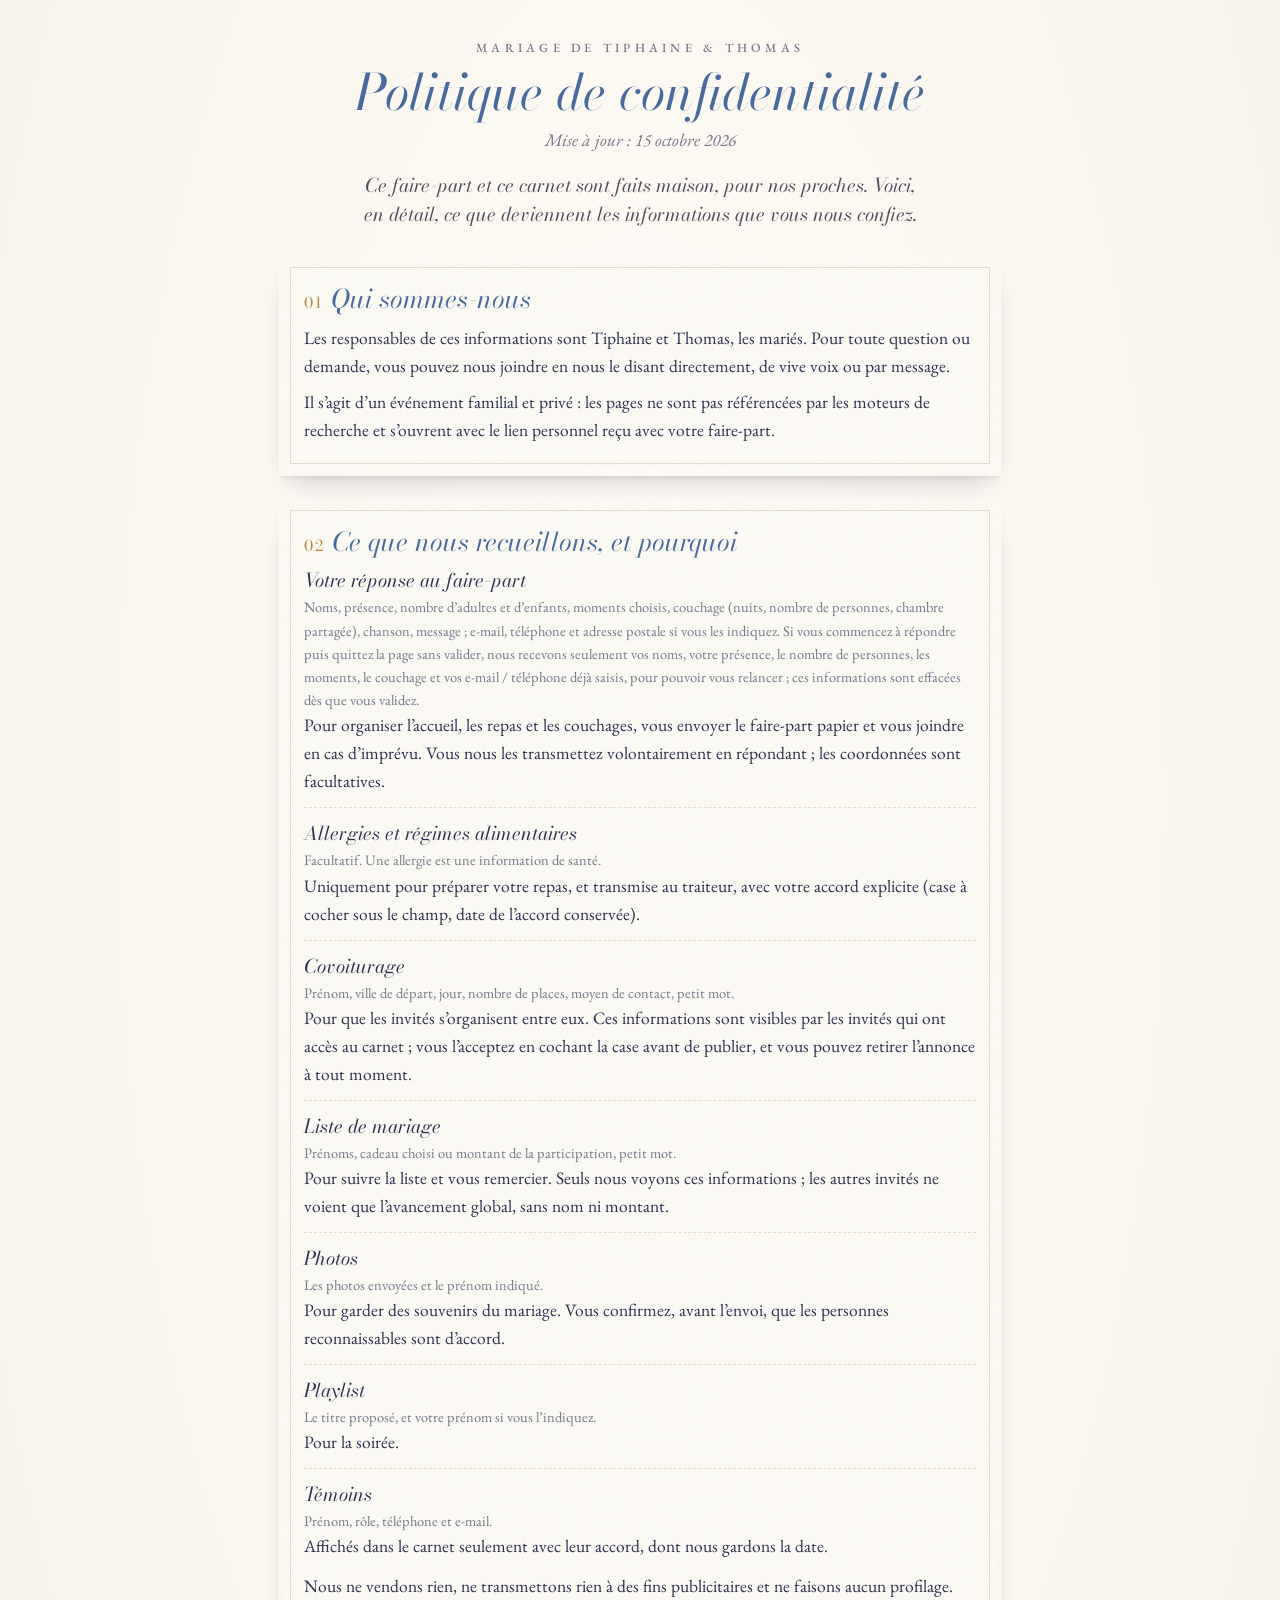
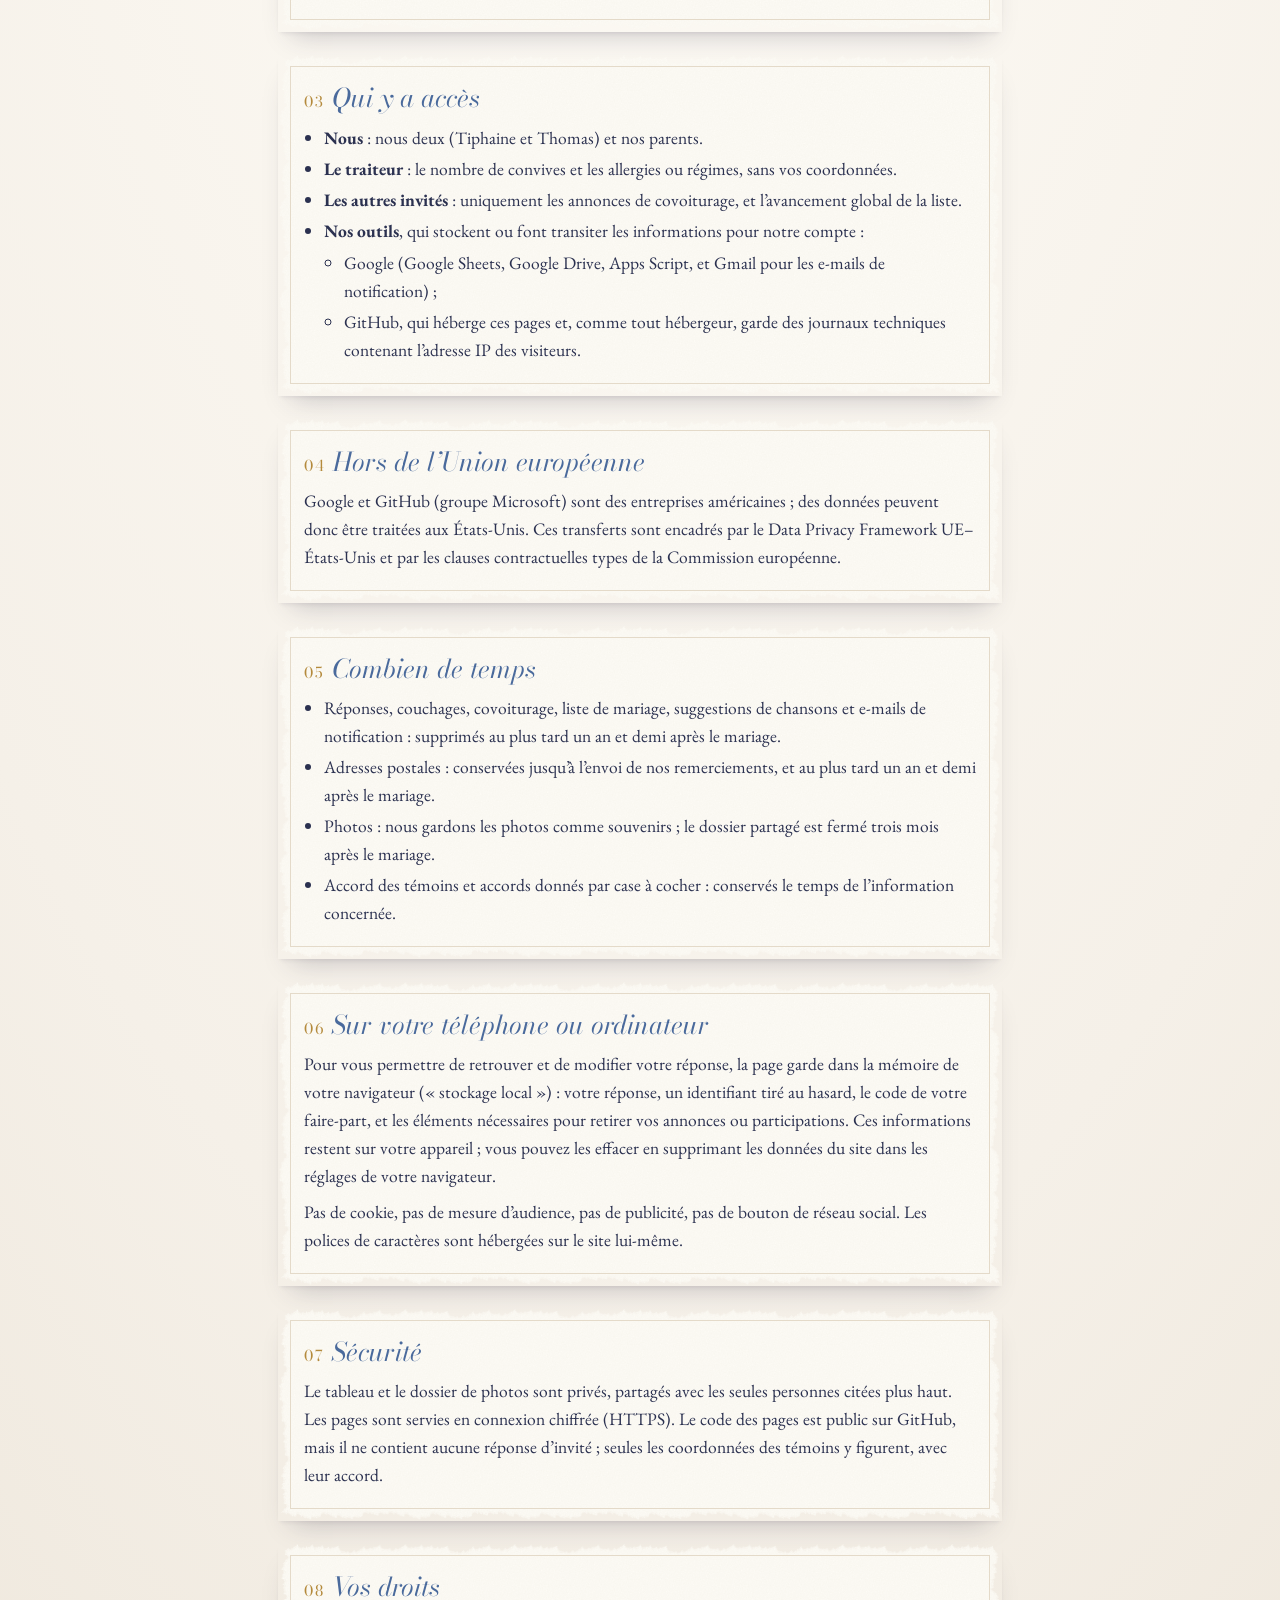
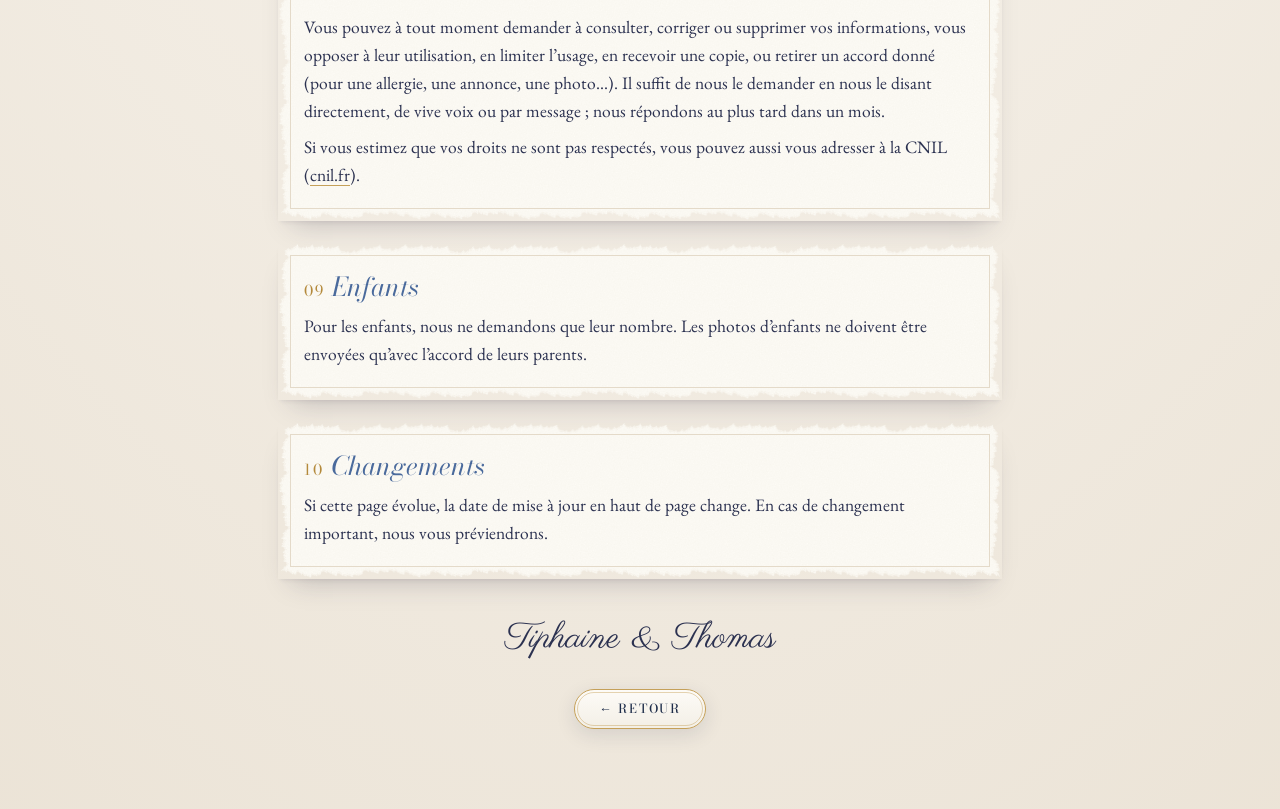
<file: confidentialite.html>
<!doctype html>
<html lang="fr">
<head>
<meta charset="utf-8">
<meta name="viewport" content="width=device-width, initial-scale=1, viewport-fit=cover">
<meta name="robots" content="noindex, nofollow">
<title>Politique de confidentialité · Tiphaine &amp; Thomas</title>
<!-- polices hébergées sur le site (pas de Google Fonts) -->
<link rel="stylesheet" href="fonts/fonts.css">
<!--
  POLITIQUE DE CONFIDENTIALITÉ — les réglages (contact, accès, durées, date de mise à jour)
  sont dans config.js → donnees. Le texte ci-dessous s’y adapte tout seul.
-->
<style>
:root {
  --paper: #f5f0e8; --paper-2: #ebe3d6; --card: #fffdf8; --ink: #2b3150; --muted: #77768a; --line: #e4dac9;
  --blue: #4a6a9c; --rose: #a8789a; --gold: #b48a3c;
  --f-display: 'Bodoni Moda', 'Didot', 'Bodoni 72', Georgia, serif;
  --f-body: 'EB Garamond', 'Garamond', Georgia, serif;
  --f-hand: 'Parisienne', 'Snell Roundhand', cursive;
  color-scheme: light;
}
* { box-sizing: border-box; }
body { margin: 0; color: var(--ink); font: 17.5px/1.6 var(--f-body);
  background: radial-gradient(120% 90% at 50% 20%, var(--card) 0%, var(--paper) 60%, var(--paper-2) 100%), url("photos/grain-fond.png");
  background-size: auto, 220px 220px; }
.wrap { max-width: 760px; margin: 0 auto; padding: max(40px, env(safe-area-inset-top, 0px)) max(18px, env(safe-area-inset-right, 0px)) 80px max(18px, env(safe-area-inset-left, 0px)); }
header { text-align: center; margin-bottom: 26px; }
.eyebrow { font: 500 12.5px/1.2 var(--f-body); letter-spacing: .34em; text-transform: uppercase; color: var(--muted); }
h1 { font: italic 400 clamp(34px, 7vw, 50px)/1.1 var(--f-display); color: var(--blue); margin: 10px 0 6px; text-wrap: balance; }
.maj { color: var(--muted); font-style: italic; }
.intro { max-width: 52ch; margin: 18px auto 0; font: italic 400 19px/1.5 var(--f-display); color: #4f4b5c; text-wrap: balance; }
.paper { position: relative; isolation: isolate; padding: 28px 26px 24px; margin-top: 22px; }
.paper::before { content: ''; position: absolute; inset: 0; z-index: -1; background: var(--card) url("photos/grain-carte.png") 0 0 / 200px 200px;
  -webkit-mask-box-image: url("photos/bord-papier.png") 48 fill / 34px round; mask-border: url("photos/bord-papier.png") 48 fill / 34px round; }
.paper { box-shadow: 0 16px 26px -14px rgba(50,45,70,.26), 0 3px 5px -3px rgba(50,45,70,.14); }
.paper > .in-border { position: absolute; inset: 12px; border: 1px solid var(--line); pointer-events: none; }
h2 { font: italic 400 26px/1.2 var(--f-display); color: var(--blue); margin: 0 0 10px; }
h2 .n { font: 400 15px/1 var(--f-display); color: var(--gold); letter-spacing: .1em; margin-right: 8px; font-style: normal; }
h3 { font: 500 12.5px/1.3 var(--f-body); letter-spacing: .18em; text-transform: uppercase; color: var(--gold); margin: 16px 0 4px; }
p { margin: 0 0 8px; }
ul { margin: 4px 0 8px; padding-left: 20px; }
li { margin: 3px 0; }
.t { display: grid; gap: 12px; }
.t > div { border-top: 1px dashed var(--line); padding-top: 12px; }
.t > div:first-child { border-top: 0; padding-top: 0; }
.t b { font: italic 400 19px/1.3 var(--f-display); color: var(--ink); }
.t .k { display: block; font-size: 14.5px; color: var(--muted); }
a { color: var(--ink); text-decoration-color: #C5A059; text-underline-offset: 4px; }
.back { display: inline-block; margin-top: 30px; padding: 13px 24px; border-radius: 99px; text-decoration: none; cursor: pointer;
  background: linear-gradient(180deg, #FDFBF7 0%, #F3EFE6 100%); color: #1E2D4A; border: 1px solid #C5A059; outline: 1px solid rgba(197,160,89,.45); outline-offset: -4px;
  box-shadow: 0 6px 20px rgba(30,45,74,.12); font: 500 12.5px/1 var(--f-display); letter-spacing: .14em; text-transform: uppercase; }
footer { text-align: center; margin-top: 40px; }
.sig { font: 400 36px/1.1 var(--f-hand); }
@media (max-width: 480px) { .paper { padding: 24px 20px 20px; } body { font-size: 16.5px; } }
</style>
</head>
<body>
<div class="wrap" id="app"></div>
<script src="config.js"></script>
<script src="config-en.js"></script>
<script src="langue.js"></script>
<script src="typo.js"></script>
<script>
'use strict';
(function () {
  const C = window.CONFIG || {}, D = C.donnees || {}, P = C.prenoms || ['', ''], S = C.site || {};
  const esc = v => String(v == null ? '' : v).replace(/[&<>"']/g, c => ({ '&': '&amp;', '<': '&lt;', '>': '&gt;', '"': '&quot;', "'": '&#39;' }[c]));
  const qui = D.responsables || (Langue.en ? `${P[0]} and ${P[1]}` : `${P[0]} et ${P[1]}`);
  if (Langue.en) document.title = `Privacy policy · ${P[0]} & ${P[1]}`;
  const contact = D.contact || S.contact || '';
  const ecrire = contact ? `en nous écrivant à <a href="mailto:${esc(contact)}">${esc(contact)}</a>` : 'en nous le disant directement, de vive voix ou par message';
  const ecrireEn = contact ? `by writing to <a href="mailto:${esc(contact)}">${esc(contact)}</a>` : 'by simply telling us, in person or by message';
  const acces = D.acces || (Langue.en ? `the two of us (${P[0]} and ${P[1]})` : `nous deux (${P[0]} et ${P[1]})`);
  const conserv = D.conservation || (Langue.en ? 'at the latest six months after the wedding' : 'au plus tard six mois après le mariage');
  const sec = (n, titre, html) => `<section class="paper"><span class="in-border"></span><h2><span class="n">${n}</span>${titre}</h2>${html}</section>`;
  let n = 0; const N = () => String(++n).padStart(2, '0');

  const fr = () => `
  <header>
    <div class="eyebrow">Mariage de ${esc(P[0])} &amp; ${esc(P[1])}</div>
    <h1>Politique de confidentialité</h1>
    ${D.miseAJour ? `<div class="maj">Mise à jour : ${esc(D.miseAJour)}</div>` : ''}
    <p class="intro">Ce faire-part et ce carnet sont faits maison, pour nos proches. Voici, en détail, ce que deviennent les informations que vous nous confiez.</p>
  </header>

  ${sec(N(), 'Qui sommes-nous', `
    <p>Les responsables de ces informations sont ${esc(qui)}, les mariés. Pour toute question ou demande, vous pouvez nous joindre ${ecrire}.</p>
    <p>Il s’agit d’un événement familial et privé : les pages ne sont pas référencées par les moteurs de recherche et s’ouvrent avec le lien personnel reçu avec votre faire-part.</p>`)}

  ${sec(N(), 'Ce que nous recueillons, et pourquoi', `<div class="t">
    <div><b>Votre réponse au faire-part</b><span class="k">Noms, présence, nombre d’adultes et d’enfants, moments choisis, couchage (nuits, nombre de personnes, chambre partagée), chanson, message ; e-mail, téléphone et adresse postale si vous les indiquez. Si vous commencez à répondre puis quittez la page sans valider, nous recevons seulement vos noms, votre présence, le nombre de personnes, les moments, le couchage et vos e-mail / téléphone déjà saisis, pour pouvoir vous relancer ; ces informations sont effacées dès que vous validez.</span>
      Pour organiser l’accueil, les repas et les couchages, vous envoyer le faire-part papier et vous joindre en cas d’imprévu. Vous nous les transmettez volontairement en répondant ; les coordonnées sont facultatives.</div>
    <div><b>Allergies et régimes alimentaires</b><span class="k">Facultatif. Une allergie est une information de santé.</span>
      Uniquement pour préparer votre repas, et transmise au traiteur, avec votre accord explicite (case à cocher sous le champ, date de l’accord conservée).</div>
    <div><b>Covoiturage</b><span class="k">Prénom, ville de départ, jour, nombre de places, moyen de contact, petit mot.</span>
      Pour que les invités s’organisent entre eux. Ces informations sont visibles par les invités qui ont accès au carnet ; vous l’acceptez en cochant la case avant de publier, et vous pouvez retirer l’annonce à tout moment.</div>
    <div><b>Liste de mariage</b><span class="k">Prénoms, cadeau choisi ou montant de la participation, petit mot.</span>
      Pour suivre la liste et vous remercier. Seuls nous voyons ces informations ; les autres invités ne voient que l’avancement global, sans nom ni montant.</div>
    <div><b>Photos</b><span class="k">Les photos envoyées et le prénom indiqué.</span>
      Pour garder des souvenirs du mariage. Vous confirmez, avant l’envoi, que les personnes reconnaissables sont d’accord.</div>
    <div><b>Playlist</b><span class="k">Le titre proposé, et votre prénom si vous l’indiquez.</span> Pour la soirée.</div>
    <div><b>Témoins</b><span class="k">Prénom, rôle, téléphone et e-mail.</span> Affichés dans le carnet seulement avec leur accord, dont nous gardons la date.</div>
  </div>
  <p style="margin-top:12px">Nous ne vendons rien, ne transmettons rien à des fins publicitaires et ne faisons aucun profilage.</p>`)}

  ${sec(N(), 'Qui y a accès', `<ul>
    <li><b>Nous</b> : ${esc(acces)}.</li>
    <li><b>Le traiteur</b> : le nombre de convives et les allergies ou régimes, sans vos coordonnées.</li>
    <li><b>Les autres invités</b> : uniquement les annonces de covoiturage, et l’avancement global de la liste.</li>
    <li><b>Nos outils</b>, qui stockent ou font transiter les informations pour notre compte :
      <ul><li>Google (Google Sheets, Google Drive, Apps Script, et Gmail pour les e-mails de notification) ;</li>
        <li>GitHub, qui héberge ces pages et, comme tout hébergeur, garde des journaux techniques contenant l’adresse IP des visiteurs.</li></ul></li></ul>`)}

  ${sec(N(), 'Hors de l’Union européenne', `<p>Google et GitHub (groupe Microsoft) sont des entreprises américaines ; des données peuvent donc être traitées aux États-Unis. Ces transferts sont encadrés par le Data Privacy Framework UE–États-Unis et par les clauses contractuelles types de la Commission européenne.</p>`)}

  ${sec(N(), 'Combien de temps', `<ul>
    <li>Réponses, couchages, covoiturage, liste de mariage, suggestions de chansons et e-mails de notification : supprimés ${esc(conserv)}.</li>
    <li>Adresses postales : conservées ${esc(D.adresses || 'jusqu’à l’envoi de nos remerciements')}.</li>
    <li>Photos : ${esc(D.photos || 'nous les gardons comme souvenirs')}.</li>
    <li>Accord des témoins et accords donnés par case à cocher : conservés le temps de l’information concernée.</li></ul>`)}

  ${sec(N(), 'Sur votre téléphone ou ordinateur', `
    <p>Pour vous permettre de retrouver et de modifier votre réponse, la page garde dans la mémoire de votre navigateur (« stockage local ») : votre réponse, un identifiant tiré au hasard, le code de votre faire-part, et les éléments nécessaires pour retirer vos annonces ou participations. Ces informations restent sur votre appareil ; vous pouvez les effacer en supprimant les données du site dans les réglages de votre navigateur.</p>
    <p>Pas de cookie, pas de mesure d’audience, pas de publicité, pas de bouton de réseau social. Les polices de caractères sont hébergées sur le site lui-même.</p>`)}

  ${sec(N(), 'Sécurité', `<p>Le tableau et le dossier de photos sont privés, partagés avec les seules personnes citées plus haut. Les pages sont servies en connexion chiffrée (HTTPS). Le code des pages est public sur GitHub, mais il ne contient aucune réponse d’invité ; seules les coordonnées des témoins y figurent, avec leur accord.</p>`)}

  ${sec(N(), 'Vos droits', `
    <p>Vous pouvez à tout moment demander à consulter, corriger ou supprimer vos informations, vous opposer à leur utilisation, en limiter l’usage, en recevoir une copie, ou retirer un accord donné (pour une allergie, une annonce, une photo…). Il suffit de nous le demander ${ecrire} ; nous répondons au plus tard dans un mois.</p>
    <p>Si vous estimez que vos droits ne sont pas respectés, vous pouvez aussi vous adresser à la CNIL (<a href="https://www.cnil.fr/fr/plaintes" target="_blank" rel="noopener">cnil.fr</a>).</p>`)}

  ${sec(N(), 'Enfants', `<p>Pour les enfants, nous ne demandons que leur nombre. Les photos d’enfants ne doivent être envoyées qu’avec l’accord de leurs parents.</p>`)}

  ${sec(N(), 'Changements', `<p>Si cette page évolue, la date de mise à jour en haut de page change. En cas de changement important, nous vous préviendrons.</p>`)}

  <footer>
    <div class="sig">${esc(P[0])} &amp; ${esc(P[1])}</div>
    <a class="back" href="./" onclick="if (history.length > 1) { history.back(); return false; }">← Retour</a>
  </footer>`;
  const en = () => `
  <header>
    <div class="eyebrow">${esc(P[0])} &amp; ${esc(P[1])}’s wedding</div>
    <h1>Privacy policy</h1>
    ${D.miseAJour ? `<div class="maj">Last updated: ${esc(D.miseAJour)}</div>` : ''}
    <p class="intro">This invitation and this guide are home-made, for our family and friends. Here, in detail, is what happens to the information you share with us.</p>
  </header>

  ${sec(N(), 'Who we are', `
    <p>The people responsible for this information are ${esc(qui)}, the bride and groom. For any question or request, you can reach us ${ecrireEn}.</p>
    <p>This is a private family event: these pages are not indexed by search engines and open with the personal link sent with your invitation.</p>`)}

  ${sec(N(), 'What we collect, and why', `<div class="t">
    <div><b>Your reply to the invitation</b><span class="k">Names, attendance, number of adults and children, chosen events, accommodations (nights, number of people, shared room), song, message; email, phone number and postal address if you provide them. If you start replying and leave the page without confirming, we only receive your names, attendance, number of people, events, accommodations and the email / phone number already entered, so that we can follow up with you; this information is deleted as soon as you confirm.</span>
      To organize the welcome, meals and accommodations, send you the paper invitation and reach you if anything unexpected comes up. You give it to us voluntarily when replying; contact details are optional.</div>
    <div><b>Allergies and dietary requirements</b><span class="k">Optional. An allergy is health information.</span>
      Only to prepare your meal, and passed on to the caterer, with your explicit consent (checkbox below the field; the date of consent is kept).</div>
    <div><b>Carpooling</b><span class="k">First name, departure town, day, number of seats, contact details, short note.</span>
      So that guests can organize themselves. This information is visible to guests who have access to the guide; you agree to this by checking the box before posting, and you can remove your note at any time.</div>
    <div><b>Wedding registry</b><span class="k">Names, chosen gift or contribution amount, short note.</span>
      To keep track of the registry and thank you. Only we see this information; other guests only see the overall progress, with no names or amounts.</div>
    <div><b>Photos</b><span class="k">The photos sent and the first name given.</span>
      To keep memories of the wedding. Before sending, you confirm that anyone recognizable has agreed.</div>
    <div><b>Playlist</b><span class="k">The suggested song, and your first name if you give it.</span> For the party.</div>
    <div><b>Witnesses</b><span class="k">First name, role, phone number and email.</span> Shown in the guide only with their consent, the date of which we keep.</div>
  </div>
  <p style="margin-top:12px">We sell nothing, share nothing for advertising purposes and do no profiling.</p>`)}

  ${sec(N(), 'Who has access', `<ul>
    <li><b>Us</b>: ${esc(acces)}.</li>
    <li><b>The caterer</b>: the number of guests and any allergies or dietary requirements, without your contact details.</li>
    <li><b>Other guests</b>: only the carpool notes, and the overall progress of the registry.</li>
    <li><b>Our tools</b>, which store or transmit the information on our behalf:
      <ul><li>Google (Google Sheets, Google Drive, Apps Script, and Gmail for notification emails);</li>
        <li>GitHub, which hosts these pages and, like any host, keeps technical logs containing visitors’ IP addresses.</li></ul></li></ul>`)}

  ${sec(N(), 'Outside the European Union', `<p>Google and GitHub (part of Microsoft) are American companies, so data may be processed in the United States. These transfers are covered by the EU–US Data Privacy Framework and by the European Commission’s standard contractual clauses.</p>`)}

  ${sec(N(), 'How long', `<ul>
    <li>Replies, accommodations, carpooling, wedding registry, song suggestions and notification emails: deleted ${esc(conserv)}.</li>
    <li>Postal addresses: kept ${esc(D.adresses || 'until our thank-you cards have been sent')}.</li>
    <li>Photos: ${esc(D.photos || 'we keep them as memories')}.</li>
    <li>Witnesses’ consent and consent given by checkbox: kept for as long as the information concerned.</li></ul>`)}

  ${sec(N(), 'On your phone or computer', `
    <p>So that you can find and change your reply, the page keeps in your browser’s memory (“local storage”): your reply, a random identifier, your invitation code, your language, and what is needed to remove your notes or contributions. This information stays on your device; you can erase it by deleting the site’s data in your browser settings.</p>
    <p>No cookies, no analytics, no advertising, no social media buttons. Fonts are hosted on the site itself.</p>`)}

  ${sec(N(), 'Security', `<p>The spreadsheet and the photo folder are private, shared only with the people listed above. Pages are served over an encrypted connection (HTTPS). The code of the pages is public on GitHub, but it contains no guest replies; only the witnesses’ contact details appear there, with their consent.</p>`)}

  ${sec(N(), 'Your rights', `
    <p>At any time, you can ask to access, correct or delete your information, object to its use, restrict its use, receive a copy of it, or withdraw consent you have given (for an allergy, a note, a photo…). Just ask us ${ecrireEn}; we will reply within one month at the latest.</p>
    <p>If you feel your rights are not being respected, you can also contact the CNIL, the French data protection authority (<a href="https://www.cnil.fr/en" target="_blank" rel="noopener">cnil.fr</a>).</p>`)}

  ${sec(N(), 'Children', `<p>For children, we only ask how many there are. Photos of children should only be sent with their parents’ consent.</p>`)}

  ${sec(N(), 'Changes', `<p>If this page changes, the “last updated” date at the top will change. If there is a significant change, we will let you know.</p>`)}

  <footer>
    <div class="sig">${esc(P[0])} &amp; ${esc(P[1])}</div>
    <a class="back" href="./" onclick="if (history.length > 1) { history.back(); return false; }">← Back</a>
  </footer>`;
  document.getElementById('app').innerHTML = Langue.en ? en() : fr();
})();
</script>
</body>
</html>
</file>
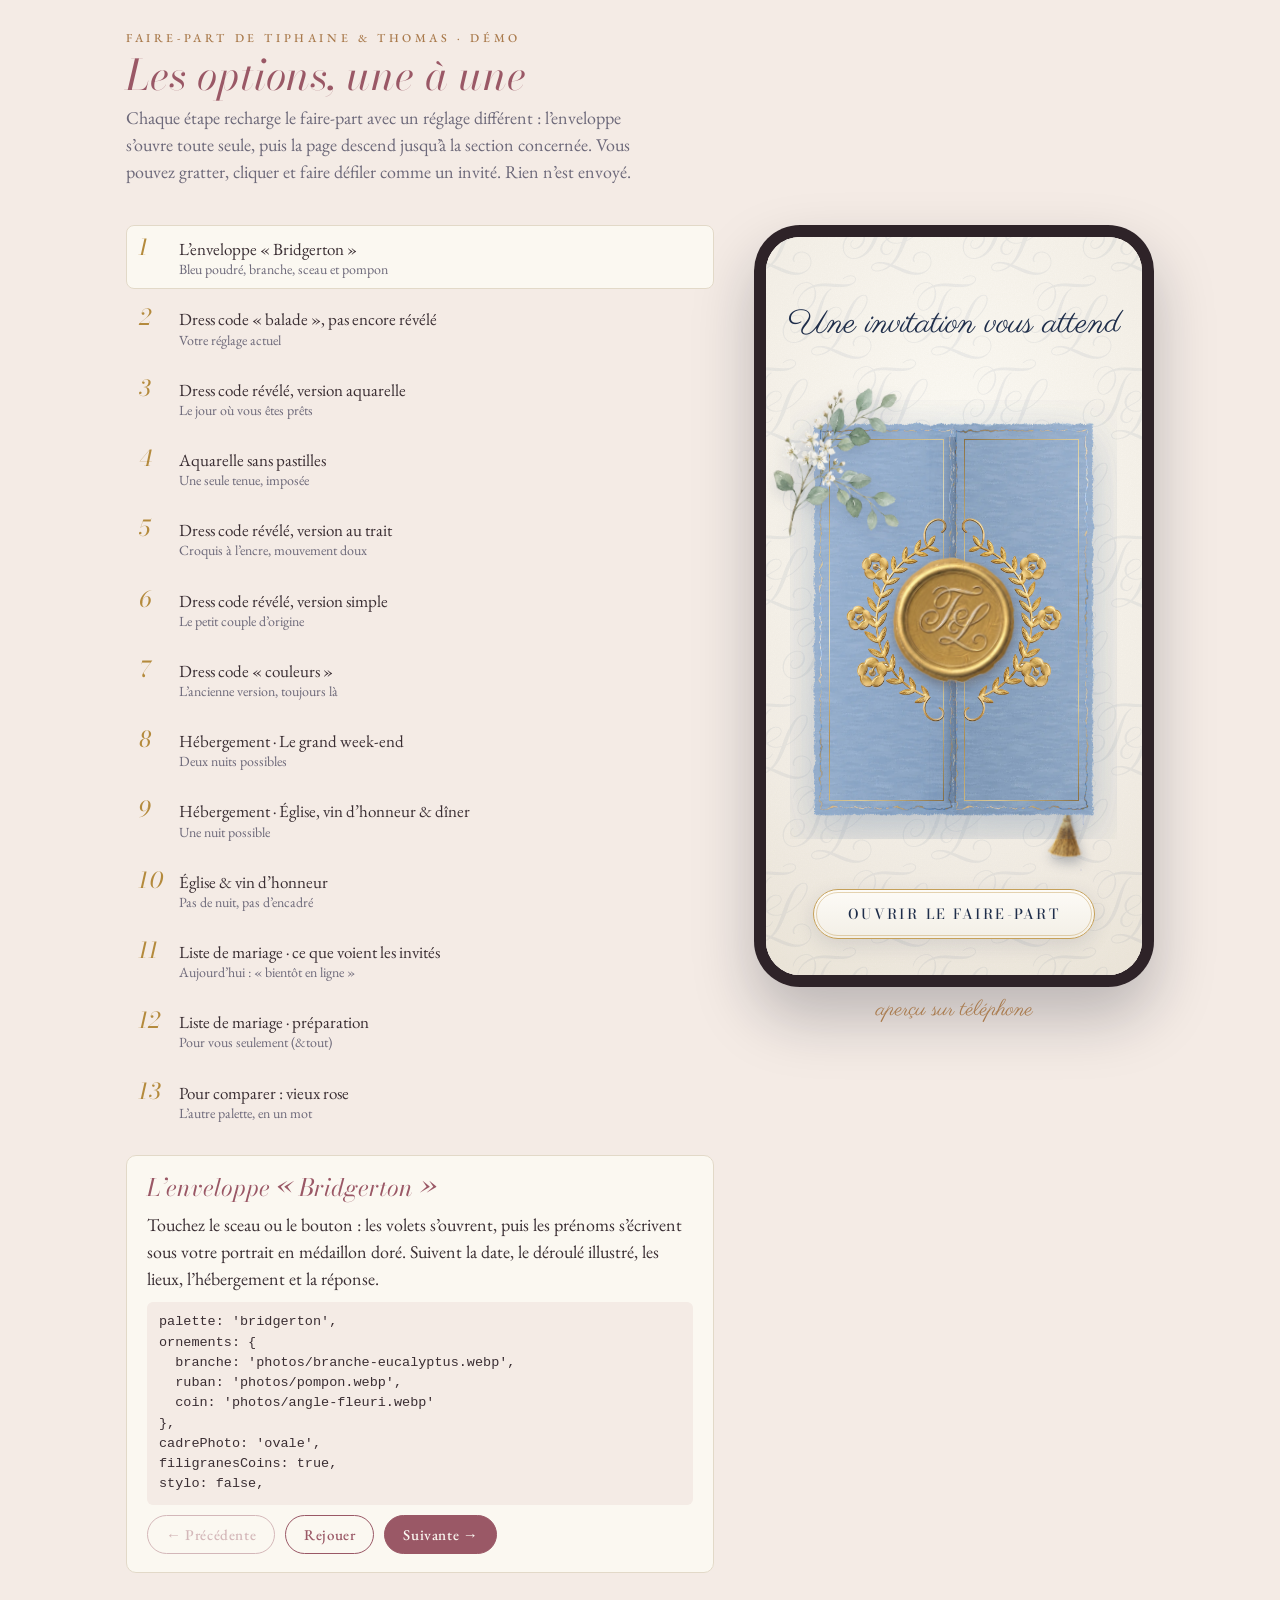
<file: demo.html>
<!doctype html>
<html lang="fr"><head><meta charset="utf-8"><meta name="viewport" content="width=device-width, initial-scale=1, viewport-fit=cover"><meta name="robots" content="noindex">
<title>Démo du faire-part</title>
<meta name="claude:viewport-fit-sides" content="cover">
<!-- polices hébergées sur le site (pas de Google Fonts : aucune adresse IP transmise à Google) -->
<link rel="stylesheet" href="fonts/fonts.css">
<style>
body { margin: 0; }
/* Mise en page : banc d'essai — à gauche les étapes numérotées (vraie séquence), à droite le faire-part dans un cadre de téléphone. */
:root {
  --bg: #f4ebe5;
  --panel: #fbf8f1;
  --ink: #3a2e33;
  --muted: #6c6879;
  --blue: #9a5866;
  --blue-soft: #f2e2df;
  --rose: #a97a4c;
  --gold: #b48a3c;
  --line: #e2d9c8;
  --frame: #2e2328;
  --f-display: 'Bodoni Moda', Georgia, serif;
  --f-body: 'EB Garamond', Georgia, serif;
  --f-hand: 'Parisienne', 'Snell Roundhand', cursive;
}
@media (prefers-color-scheme: dark) { :root:not([data-theme="light"]) {
  --bg: #181a26; --panel: #222536; --ink: #ece7dc; --muted: #a9a4b6; --blue: #e0a9b4; --blue-soft: #3a2a30; --rose: #d6b16a; --gold: #d6b16a; --line: #34384d; --frame: #0d0e16; color-scheme: dark;
} }
:root[data-theme="dark"] { --bg: #181a26; --panel: #222536; --ink: #ece7dc; --muted: #a9a4b6; --blue: #e0a9b4; --blue-soft: #3a2a30; --rose: #d6b16a; --gold: #d6b16a; --line: #34384d; --frame: #0d0e16; color-scheme: dark; }
* { box-sizing: border-box; }
body { background: var(--bg); color: var(--ink); font: 18px/1.5 var(--f-body); }
.wrap { max-width: 1060px; margin: 0 auto; padding-left: max(16px, env(safe-area-inset-left, 0px)); padding-right: max(16px, env(safe-area-inset-right, 0px)); padding-block: 32px 48px; display: grid; grid-template-columns: minmax(0, 1fr) auto; gap: 40px; align-items: start; }
header { grid-column: 1 / -1; }
.eyebrow { font: 500 12px/1 var(--f-body); letter-spacing: .3em; text-transform: uppercase; color: var(--rose); }
h1 { font: italic 400 clamp(30px, 5vw, 42px)/1.1 var(--f-display); color: var(--blue); margin: 8px 0 6px; text-wrap: balance; }
header p { margin: 0; color: var(--muted); max-width: 60ch; }
.side { min-width: 0; display: grid; gap: 22px; position: sticky; top: calc(env(safe-area-inset-top, 0px) + 20px); }
.steps { list-style: none; margin: 0; padding: 0; display: grid; gap: 6px; counter-reset: s; }
.steps button { width: 100%; display: grid; grid-template-columns: 30px 1fr; gap: 10px; align-items: baseline; text-align: left; padding: 10px 12px; border: 1px solid transparent; border-radius: 8px; background: none; color: var(--ink); font: 17px/1.3 var(--f-body); cursor: pointer; }
.steps button:hover { background: var(--panel); }
.steps button:focus-visible { outline: 2px solid var(--blue); outline-offset: 2px; }
.steps button[aria-current="step"] { background: var(--panel); border-color: var(--line); }
.steps .n { font: italic 400 22px/1 var(--f-display); color: var(--gold); }
.steps small { display: block; color: var(--muted); font-size: 14px; }
.note { background: var(--panel); border: 1px solid var(--line); border-radius: 10px; padding: 18px 20px; display: grid; gap: 10px; }
.note h2 { margin: 0; font: italic 400 24px/1.15 var(--f-display); color: var(--blue); text-wrap: balance; }
.note p { margin: 0; }
.note code { display: block; white-space: pre-wrap; font: 13.5px/1.5 ui-monospace, 'SF Mono', Menlo, monospace; background: var(--bg); border-radius: 6px; padding: 10px 12px; color: var(--ink); overflow-x: auto; }
.nav { display: flex; gap: 10px; flex-wrap: wrap; }
.nav button { font: 500 15px/1 var(--f-body); letter-spacing: .04em; padding: 11px 18px; border-radius: 99px; border: 1px solid var(--blue); background: none; color: var(--blue); cursor: pointer; }
.nav button.primary { background: var(--blue); color: var(--panel); }
.nav button:disabled { opacity: .4; cursor: default; }
.nav button:focus-visible { outline: 2px solid var(--gold); outline-offset: 2px; }
.phone { width: 400px; max-width: 100%; padding: 12px; border-radius: 46px; background: var(--frame); box-shadow: 0 30px 60px rgba(20,22,40,.25); }
.phone iframe { display: block; width: 100%; height: min(780px, 82vh); border: 0; border-radius: 34px; background: #f3ede2; }
.hand { font: 400 22px/1.2 var(--f-hand); color: var(--rose); text-align: center; margin-top: 10px; }
@media (max-width: 820px) {
  .wrap { grid-template-columns: minmax(0, 1fr); gap: 22px; padding-block: 20px 36px; }
  .side { position: static; }
  .steps { grid-auto-flow: column; grid-auto-columns: minmax(170px, 1fr); overflow-x: auto; padding-bottom: 4px; }
  .phone { justify-self: center; padding: 8px; border-radius: 38px; }
  .phone iframe { height: 74vh; border-radius: 30px; }
}
@media (prefers-reduced-motion: reduce) { * { scroll-behavior: auto !important; } }
</style>

<div class="wrap">
  <header>
    <div class="eyebrow">Faire-part de Tiphaine &amp; Thomas · démo</div>
    <h1>Les options, une à une</h1>
    <p>Chaque étape recharge le faire-part avec un réglage différent : l’enveloppe s’ouvre toute seule, puis la page descend jusqu’à la section concernée. Vous pouvez gratter, cliquer et faire défiler comme un invité. Rien n’est envoyé.</p>
  </header>

  <div class="side">
    <ol class="steps" id="steps"></ol>
    <div class="note" aria-live="polite">
      <h2 id="nTitle"></h2>
      <p id="nText"></p>
      <code id="nCode"></code>
      <div class="nav">
        <button type="button" id="prev">← Précédente</button>
        <button type="button" id="replay">Rejouer</button>
        <button type="button" id="next" class="primary">Suivante →</button>
      </div>
    </div>
  </div>

  <div>
    <div class="phone"><iframe id="site" title="Aperçu du faire-part"></iframe></div>
    <div class="hand">aperçu sur téléphone</div>
  </div>
</div>

<script>
(function () {
  var STEPS = [
    { t: 'L’enveloppe « Bridgerton »', s: 'Bleu poudré, branche, sceau et pompon',
      p: 'Touchez le sceau ou le bouton : les volets s’ouvrent, puis les prénoms s’écrivent sous votre portrait en médaillon doré. Suivent la date, le déroulé illustré, les lieux, l’hébergement et la réponse.',
      c: "palette: 'bridgerton',\nornements: {\n  branche: 'photos/branche-eucalyptus.webp',\n  ruban: 'photos/pompon.webp',\n  coin: 'photos/angle-fleuri.webp'\n},\ncadrePhoto: 'ovale',\nfiligranesCoins: true,\nstylo: false,",
      o: { f: 'noce-4m', wait: true } },
    { t: 'Dress code « balade », pas encore révélé', s: 'Votre réglage actuel',
      p: 'Grattez la zone nacrée : on découvre « Chut… pas encore ! » devant le couple flouté. Rien n’est dévoilé tant que reveler vaut false.',
      c: "dressCode: {\n  affichage: 'balade',\n  reveler: false,\n}",
      o: { f: 'noce-4m', dc: 'balade', rev: false, go: '#bientot' } },
    { t: 'Dress code révélé, version aquarelle', s: 'Le jour où vous êtes prêts',
      p: 'Grattez, ou touchez « Révéler sans gratter » : un couple d’invités en aquarelle marche sur place. Touchez une pastille pour changer la couleur de la robe et du costume.',
      c: "dressCode: {\n  affichage: 'balade',\n  reveler: true,\n  tenue: 'Chic, mais comme vous êtes',\n  texte: [ 'Pas de gilet…', 'Le blanc…' ],\n}",
      o: { f: 'noce-4m', dc: 'balade', rev: true, style: 'aquarelle', go: '#bientot' } },
    { t: 'Aquarelle sans pastilles', s: 'Une seule tenue, imposée',
      p: 'Même chose sans les pastilles : les invités voient seulement la couleur par défaut choisie dans « couleurDefaut ».',
      c: "dressCode: {\n  style: 'aquarelle',\n  couleurDefaut: { robe: '#b9a8e0', costume: '#2e4a72' },\n  afficherPastilles: false,\n}",
      o: { f: 'noce-4m', dc: 'balade', rev: true, style: 'aquarelle', pastilles: false, go: '#bientot' } },
    { t: 'Dress code révélé, version au trait', s: 'Croquis à l’encre, mouvement doux',
      p: 'Le croquis se trace de haut en bas, se colorie (couleurs réglées dans « traitCouleurs »), puis se balance doucement.',
      c: "dressCode: {\n  reveler: true,\n  style: 'trait',\n  traitCouleurs: false,\n}",
      o: { f: 'noce-4m', dc: 'balade', rev: true, style: 'trait', go: '#bientot' } },
    { t: 'Dress code révélé, version simple', s: 'Le petit couple d’origine',
      p: 'Pour comparer : le petit couple dessiné qui marche, celui de la toute première version.',
      c: "dressCode: {\n  reveler: true,\n  style: 'simple',\n}",
      o: { f: 'noce-4m', dc: 'balade', rev: true, style: 'simple', go: '#bientot' } },
    { t: 'Dress code « couleurs »', s: 'L’ancienne version, toujours là',
      p: 'Même zone à gratter, mais on découvre les tenues teintées et les pastilles. Touchez une couleur pour habiller le costume et la robe.',
      c: "dressCode: {\n  affichage: 'couleurs',\n  reveler: true,\n}",
      o: { f: 'noce-4m', dc: 'couleurs', rev: true, go: '#bientot' } },
    { t: 'Hébergement · Le grand week-end', s: 'Deux nuits possibles',
      p: 'L’encadré « Dormir sur place » arrive juste avant le RSVP. Le prix et le choix des nuits restent dans le formulaire, juste en dessous.',
      c: "hebergement: {\n  titre: 'Dormir sur place',\n  texte: 'Pour prolonger la fête…',\n  note: 'Places limitées…',\n}",
      o: { f: 'grand-weekend-7q', dc: 'balade', rev: false, go: '#hebergement' } },
    { t: 'Hébergement · Église, vin d’honneur & dîner', s: 'Une nuit possible',
      p: 'Même encadré pour la noce. Descendez un peu : le formulaire ne propose que la nuit du samedi.',
      c: "formules['noce-4m'].nuits: [ sam ]",
      o: { f: 'noce-4m', dc: 'balade', rev: false, go: '#hebergement' } },
    { t: 'Église & vin d’honneur', s: 'Pas de nuit, pas d’encadré',
      p: 'Sans nuit prévue, la section hébergement disparaît : on passe directement au RSVP.',
      c: "formules['vin-honneur-2k'].nuits: []",
      o: { f: 'vin-honneur-2k', dc: 'balade', rev: false, go: '#rsvp' } },
    { t: 'Liste de mariage · ce que voient les invités', s: 'Aujourd’hui : « bientôt en ligne »',
      p: 'Tant que « ouverture » vaut false, les invités ne voient que la carte « bientôt en ligne » dans le carnet, et le faire-part garde le tampon « Bientôt ». Les cadeaux préparés restent invisibles.',
      c: "site.liste: {\n  ouverture: false,\n  cadeaux: [ … ],\n}",
      u: 'site.html?f=noce-4m&demo#liste' },
    { t: 'Liste de mariage · préparation', s: 'Pour vous seulement (&tout)',
      p: 'Le même carnet avec &tout : toutes les idées s’affichent, avec un bandeau « aperçu de préparation ». Touchez « Participer » (la batterie de cuisine a une photo) : après validation, les trois moyens s’affichent (urne, virement, Wero). Ils sont aussi rappelés dans l’encadré « Pour participer » sous la liste. Rien n’est envoyé.',
      c: "cadeaux: [\n  { id: 'cuisine', type: 'participation',\n    titre: 'Une batterie de cuisine en inox',\n    objectif: 600,\n    image: 'photos/liste/batterie-cuisine.webp' },\n],\npaiement: { urne, titulaire, iban, bic, wero, weroNom }",
      u: 'site.html?f=noce-4m&tout&demo#liste' },
    { t: 'Pour comparer : vieux rose', s: 'L’autre palette, en un mot',
      p: 'Toute la page passe en vieux rose avec un seul réglage. Les couleurs se retouchent une à une dans « couleurs ».',
      c: "palette: 'vieux-rose',",
      o: { f: 'grand-weekend-7q', pal: 'vieux-rose', wait: true } }
  ];
  var OVERRIDE = "(function(){\n  var o = window.DEMO_OPT || {}, C = window.CONFIG;\n  C.rsvpUrl = '';\n  if (o.pal) C.palette = o.pal;\n  if (o.dc) C.dressCode.affichage = o.dc;\n  if (o.rev != null) C.dressCode.reveler = o.rev;\n  if (o.style) C.dressCode.style = o.style;\n  if (o.pastilles != null) C.dressCode.afficherPastilles = o.pastilles;\n  if (o.f && C.formules[o.f]) { var F = {}; F[o.f] = C.formules[o.f]; Object.keys(C.formules).forEach(function(k){ if (k !== o.f) F[k] = C.formules[k]; }); C.formules = F; }\n  document.addEventListener('DOMContentLoaded', function(){\n    var st = document.createElement('style'); st.textContent = '.demo-bar{display:none!important}'; document.head.appendChild(st);\n    if (!o.wait) setTimeout(function(){ var b = document.getElementById('openBtn'); if (b) b.click(); }, 900);\n    if (o.go) setTimeout(function(){ var t = document.querySelector(o.go); if (t) t.scrollIntoView({ behavior: 'smooth', block: o.block || 'start' }); }, 4300);\n  });\n})();\n";
  var SITE = '', pending = null;
  /* Le faire-part : intégré à la page (artefact) ou lu à côté (GitHub Pages : index.html) */
  var data = document.getElementById('siteData');
  var ready = data ? Promise.resolve((function () { var bin = atob(data.textContent.trim()), bytes = new Uint8Array(bin.length); for (var i = 0; i < bin.length; i++) bytes[i] = bin.charCodeAt(i); return new TextDecoder().decode(bytes); })())
    : fetch('index.html', { cache: 'no-store' }).then(function (r) { return r.text(); }).then(function (t) {
        return t.replace(/(<script src="config\.js[^"]*"><\/script>)/, '$1\n<script>/*__OVERRIDE__*/<\/script>\n<script>' + OVERRIDE + '<\/script>');
      });
  var frame = document.getElementById('site'), list = document.getElementById('steps'), cur = 0;
  list.innerHTML = STEPS.map(function (s, i) { return '<li><button type="button" data-i="' + i + '"><span class="n">' + (i + 1) + '</span><span>' + s.t + '<small>' + s.s + '</small></span></button></li>'; }).join('');
  function show(i) {
    cur = i; var s = STEPS[i];
    list.querySelectorAll('button').forEach(function (b, k) { if (k === i) b.setAttribute('aria-current', 'step'); else b.removeAttribute('aria-current'); });
    document.getElementById('nTitle').textContent = s.t;
    document.getElementById('nText').textContent = s.p;
    document.getElementById('nCode').textContent = s.c;
    document.getElementById('prev').disabled = i === 0;
    document.getElementById('next').disabled = i === STEPS.length - 1;
    /* étape « carnet » : la page est chargée telle quelle (site.html?…&demo) */
    if (s.u) { frame.removeAttribute('srcdoc'); frame.src = s.u; pending = null; return; }
    var html = 'window.DEMO_OPT=' + JSON.stringify(s.o) + ';';
    if (SITE) frame.srcdoc = SITE.replace('/*__OVERRIDE__*/', html); else pending = i;
  }
  ready.then(function (t) { SITE = t; show(pending == null ? cur : pending); }).catch(function () { document.getElementById('nText').textContent = 'Impossible de charger le faire-part (index.html).'; });
  list.addEventListener('click', function (e) { var b = e.target.closest('button'); if (b) show(+b.dataset.i); });
  document.getElementById('prev').addEventListener('click', function () { if (cur > 0) show(cur - 1); });
  document.getElementById('next').addEventListener('click', function () { if (cur < STEPS.length - 1) show(cur + 1); });
  document.getElementById('replay').addEventListener('click', function () { show(cur); });
  show(0);
})();
</script>

</html>
</file>
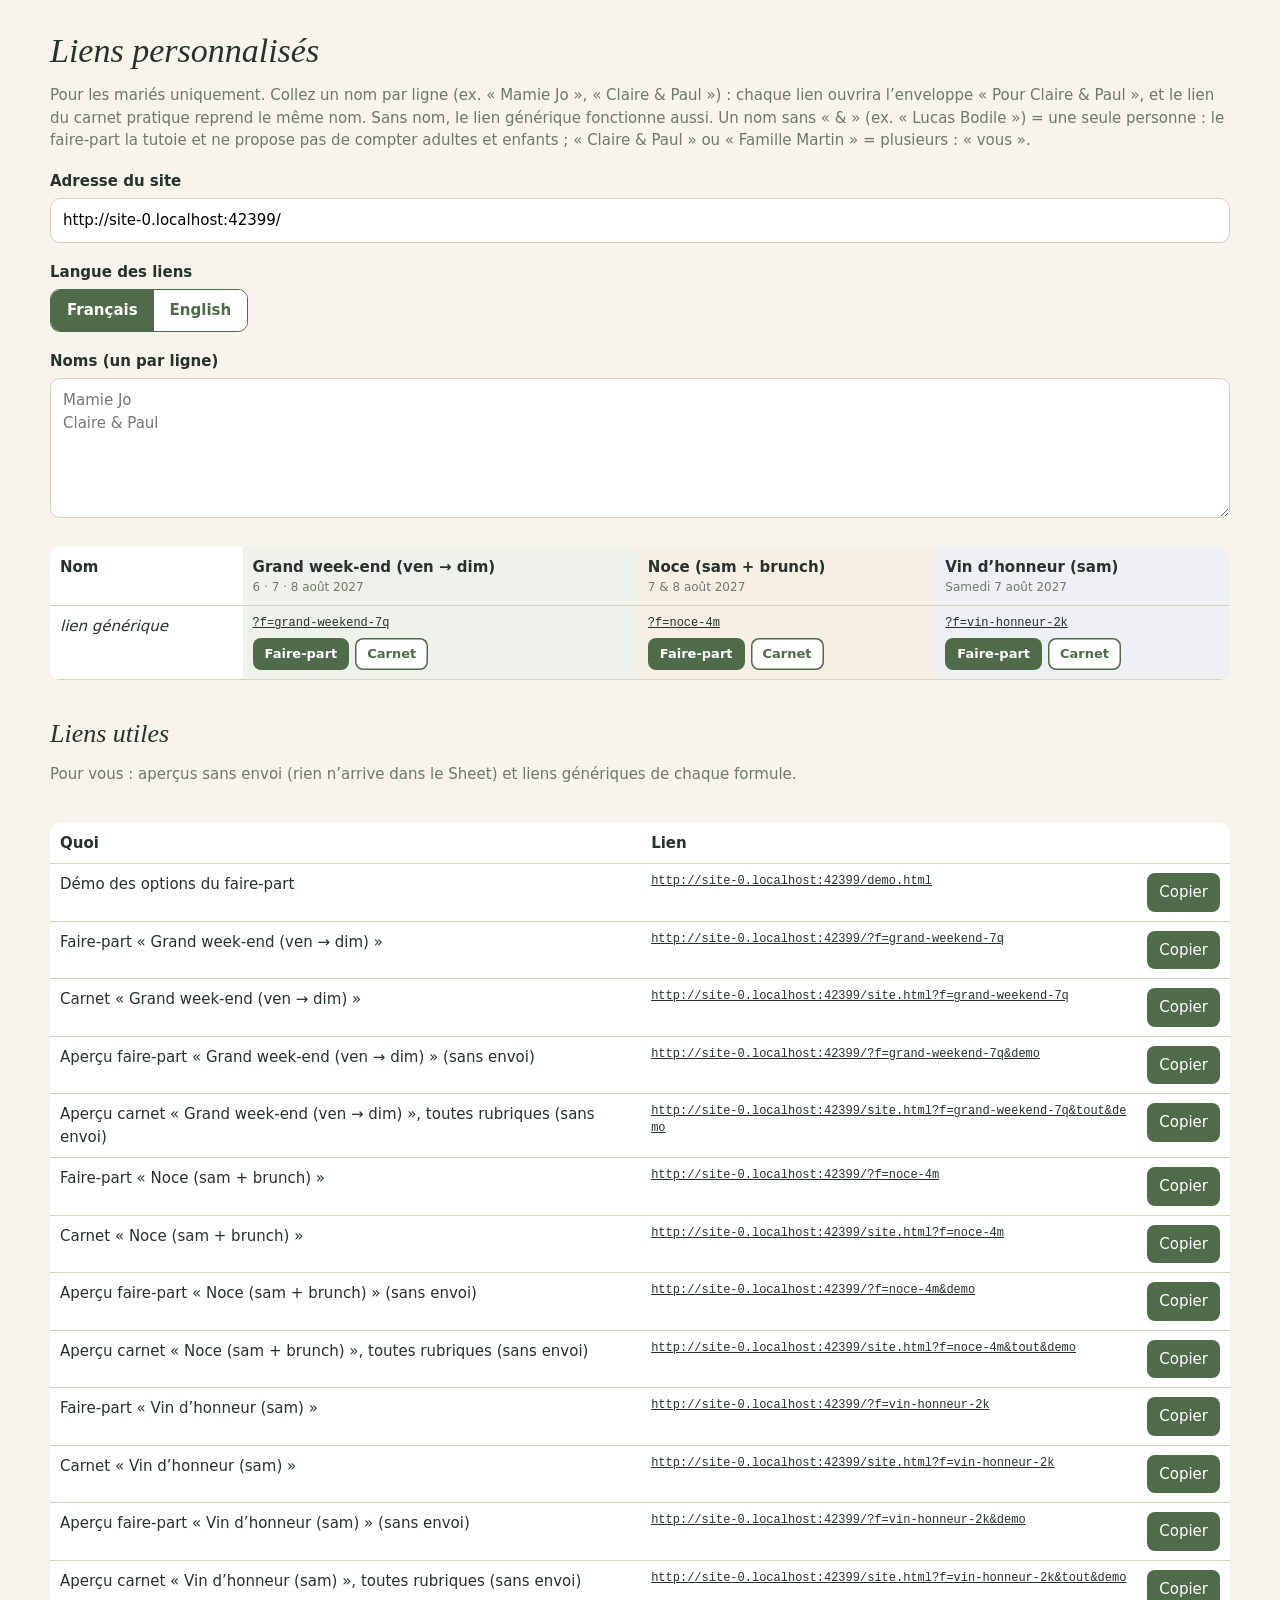
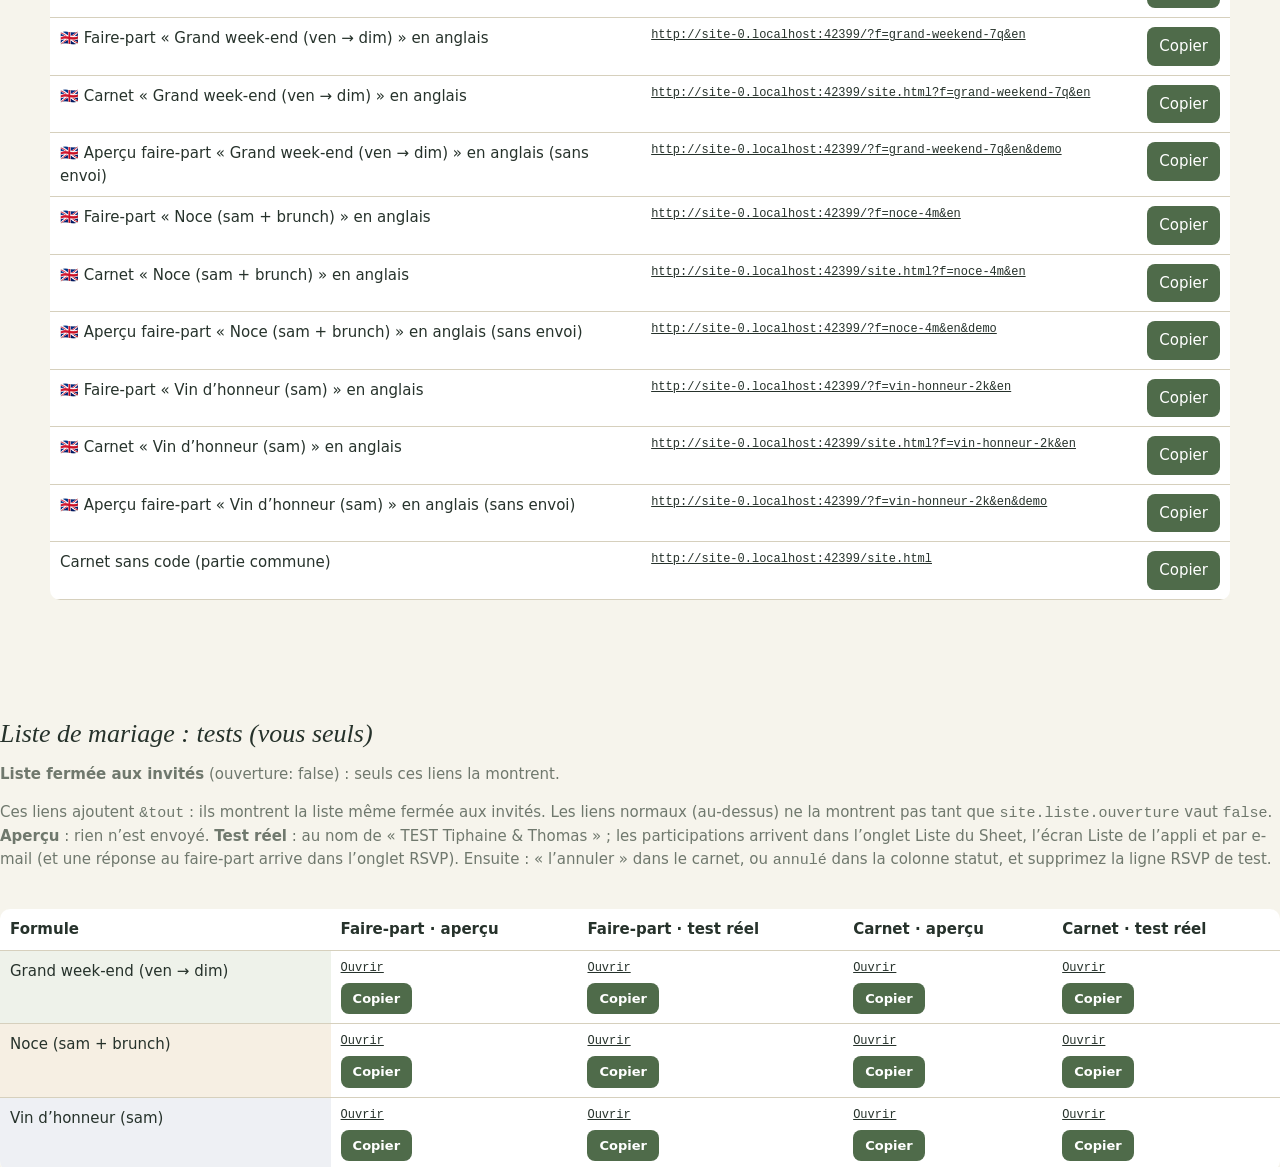
<file: liens.html>
<!doctype html>
<html lang="fr">
<head>
<meta charset="utf-8">
<meta name="viewport" content="width=device-width, initial-scale=1">
<meta name="robots" content="noindex, nofollow">
<title>Générateur de liens</title>
<script src="config.js"></script>
<script src="tutoiement.js"></script>
<style>
  :root { --paper: #f6f4ec; --ink: #26322b; --cedar: #4f6b4a; --line: #d6d0bd; --muted: #6f786d; color-scheme: light; }
  body { margin: 0; background: var(--paper); color: var(--ink); font: 15px/1.5 system-ui, sans-serif; }
  .wrap { max-width: 1180px; margin: 0 auto; padding: 32px 18px 80px; }
  h1 { font: italic 500 34px/1.1 Georgia, serif; margin: 0 0 6px; }
  p { color: var(--muted); }
  label { display: block; font-weight: 700; margin-top: 18px; }
  select, textarea, input { width: 100%; box-sizing: border-box; font: inherit; padding: 10px 12px; border: 1.5px solid var(--line); border-radius: 10px; background: #fff; margin-top: 6px; }
  textarea { min-height: 140px; }
  table { width: 100%; border-collapse: collapse; margin-top: 22px; background: #fff; border-radius: 10px; overflow: hidden; }
  td, th { padding: 9px 10px; border-bottom: 1px solid var(--line); text-align: left; vertical-align: top; }
  td.u { font: 12px/1.4 ui-monospace, monospace; word-break: break-all; }
  td.u button { display: block; margin-top: 6px; }
  td.u .bt { display: flex; gap: 6px; flex-wrap: wrap; margin-top: 6px; }
  td.u .bt button { margin: 0; font: 600 13px/1.2 system-ui, sans-serif; }
  button.sec { background: #fff; color: var(--cedar); box-shadow: inset 0 0 0 1.5px var(--cedar); }
  th small { display: block; font-weight: 400; color: var(--muted); font-size: 12px; }
  th.c0, td.c0 { background: #eef2ea; } th.c1, td.c1 { background: #f6efe3; } th.c2, td.c2 { background: #eef0f4; }
  td.u a { color: var(--ink); }
  h2 { font: italic 500 26px/1.1 Georgia, serif; margin: 40px 0 4px; }
  button { border: 0; background: var(--cedar); color: #fff; padding: 8px 12px; border-radius: 8px; cursor: pointer; font: inherit; }
  .tw { overflow-x: auto; }
  td small.tu { display: block; color: var(--muted); font-size: 12px; }
  .lang { display: inline-flex; margin-top: 6px; border: 1.5px solid var(--cedar); border-radius: 10px; overflow: hidden; }
  .lang button { border-radius: 0; background: #fff; color: var(--cedar); padding: 9px 16px; font-weight: 600; }
  .lang button.on { background: var(--cedar); color: #fff; }
  .en-note { display: none; margin: 8px 0 0; padding: 8px 12px; border-radius: 8px; background: #eef0f4; color: var(--ink); font-size: 14px; }
  body.en .en-note { display: block; }
  body.en #outh th:first-child::after { content: ' · EN'; color: var(--cedar); }
</style>
</head>
<body>
<div class="wrap">
  <h1>Liens personnalisés</h1>
  <p>Pour les mariés uniquement. Collez un nom par ligne (ex. « Mamie Jo », « Claire &amp; Paul ») : chaque lien ouvrira l’enveloppe « Pour Claire &amp; Paul », et le lien du carnet pratique reprend le même nom. Sans nom, le lien générique fonctionne aussi. Un nom sans « & » (ex. « Lucas Bodile ») = une seule personne : le faire-part la tutoie et ne propose pas de compter adultes et enfants ; « Claire &amp; Paul » ou « Famille Martin » = plusieurs : « vous ».</p>
  <label for="base">Adresse du site</label><input id="base">
  <label>Langue des liens</label>
  <div class="lang" role="group" aria-label="Langue des liens"><button type="button" data-lang="fr" class="on">Français</button><button type="button" data-lang="en">English</button></div>
  <p class="en-note"><b>Liens en anglais</b> (<code>&amp;en</code>) : faire-part, réponse, carnet et liste s’affichent en anglais. Pas de tu / vous en anglais. Dans le Sheet, la colonne <b>langue</b> indique « en » ; les moments et nuits restent en français. Textes anglais modifiables dans <code>config-en.js</code>.</p>
  <label for="names">Noms (un par ligne)</label><textarea id="names" placeholder="Mamie Jo&#10;Claire & Paul"></textarea>
  <div class="tw"><table><thead id="outh"></thead><tbody id="out"></tbody></table></div>

  <h2>Liens utiles</h2>
  <p>Pour vous : aperçus sans envoi (rien n’arrive dans le Sheet) et liens génériques de chaque formule.</p>
  <div class="tw"><table><thead><tr><th>Quoi</th><th>Lien</th><th></th></tr></thead><tbody id="utiles"></tbody></table></div>
</div>
  <h2>Liste de mariage : tests (vous seuls)</h2>
  <p id="lsEtat"></p>
  <p>Ces liens ajoutent <code>&amp;tout</code> : ils montrent la liste même fermée aux invités. Les liens normaux (au-dessus) ne la montrent pas tant que <code>site.liste.ouverture</code> vaut <code>false</code>.
     <b>Aperçu</b> : rien n’est envoyé. <b>Test réel</b> : au nom de « <span id="lsNom"></span> » ; les participations arrivent dans l’onglet Liste du Sheet, l’écran Liste de l’appli et par e-mail (et une réponse au faire-part arrive dans l’onglet RSVP). Ensuite : « l’annuler » dans le carnet, ou <code>annulé</code> dans la colonne statut, et supprimez la ligne RSVP de test.</p>
  <div class="tw"><table><thead id="lsh"></thead><tbody id="ls"></tbody></table></div>
<script>
  const C = window.CONFIG, $ = s => document.querySelector(s);
  let LANG = (() => { try { return localStorage.getItem('liens.lang') || 'fr'; } catch (e) { return 'fr'; } })();
  const LQ = () => LANG === 'en' ? '&en' : '';
  const lib = k => C.formules[k].libelle || C.formules[k].nom;
  $('#base').value = location.href.replace(/liens\.html.*$/, '');
  const esc = v => String(v).replace(/[&<>"]/g, c => ({ '&': '&amp;', '<': '&lt;', '>': '&gt;', '"': '&quot;' }[c]));
  const cell = u => `<td class="u">${esc(u)}<button data-u="${esc(u)}">Copier</button></td>`;
  function draw() {
    const base = $('#base').value.trim(), K = Object.keys(C.formules);
    const names = ['', ...$('#names').value.split('\n').map(s => s.trim()).filter(Boolean)];
    const q = (f, n) => '?f=' + encodeURIComponent(f) + (n ? '&n=' + encodeURIComponent(n) : '') + LQ();
    document.body.classList.toggle('en', LANG === 'en');
    document.querySelectorAll('.lang button').forEach(b => b.classList.toggle('on', b.dataset.lang === LANG));
    $('#outh').innerHTML = `<tr><th>Nom</th>${K.map((k, i) => `<th class="c${i}">${esc(lib(k))}<small>${esc(C.formules[k].dates)}</small></th>`).join('')}</tr>`;
    $('#out').innerHTML = names.map(n => `<tr><td>${n ? esc(n) + ` <small class="tu">${LANG === 'en' ? 'English' : Tutoiement.seul(n) ? 'seul·e · « tu »' : 'à plusieurs · « vous »'}</small>` : `<i>lien générique${LANG === 'en' ? ' (English)' : ''}</i>`}</td>${K.map((k, i) => {
      const fp = base + q(k, n), ca = base + 'site.html' + q(k, n);
      return `<td class="u c${i}"><a href="${esc(fp)}" target="_blank" rel="noopener">${esc(q(k, n))}</a><span class="bt"><button data-u="${esc(fp)}">Faire-part</button><button class="sec" data-u="${esc(ca)}">Carnet</button></span></td>`;
    }).join('')}</tr>`).join('');
    const rows = [['Démo des options du faire-part', base + 'demo.html']];
    Object.keys(C.formules).forEach(k => {
      const nm = lib(k);
      rows.push([`Faire-part « ${nm} »`, base + '?f=' + encodeURIComponent(k)]);
      rows.push([`Carnet « ${nm} »`, base + 'site.html?f=' + encodeURIComponent(k)]);
      rows.push([`Aperçu faire-part « ${nm} » (sans envoi)`, base + '?f=' + encodeURIComponent(k) + '&demo']);
      rows.push([`Aperçu carnet « ${nm} », toutes rubriques (sans envoi)`, base + 'site.html?f=' + encodeURIComponent(k) + '&tout&demo']);
    });
    Object.keys(C.formules).forEach(k => {
      const nm = lib(k);
      rows.push([`🇬🇧 Faire-part « ${nm} » en anglais`, base + '?f=' + encodeURIComponent(k) + '&en']);
      rows.push([`🇬🇧 Carnet « ${nm} » en anglais`, base + 'site.html?f=' + encodeURIComponent(k) + '&en']);
      rows.push([`🇬🇧 Aperçu faire-part « ${nm} » en anglais (sans envoi)`, base + '?f=' + encodeURIComponent(k) + '&en&demo']);
    });
    rows.push(['Carnet sans code (partie commune)', base + 'site.html']);
    /* liste de mariage : aperçu / test réel, par formule */
    const TEST = 'TEST Tiphaine & Thomas', L = (C.site && C.site.liste) || {};
    $('#lsNom').textContent = TEST;
    $('#lsEtat').innerHTML = L.ouverture === true ? '<b>Liste ouverte aux invités.</b>' : /^\d{4}-/.test(String(L.ouverture || '')) ? `<b>Ouverture aux invités prévue le ${esc(L.ouverture)}.</b>` : '<b>Liste fermée aux invités</b> (ouverture: false) : seuls ces liens la montrent.';
    $('#lsh').innerHTML = `<tr><th>Formule</th><th>Faire-part · aperçu</th><th>Faire-part · test réel</th><th>Carnet · aperçu</th><th>Carnet · test réel</th></tr>`;
    const lnk = u => `<td class="u"><a href="${esc(u)}" target="_blank" rel="noopener">Ouvrir</a><span class="bt"><button data-u="${esc(u)}">Copier</button></span></td>`;
    const tn = '&n=' + encodeURIComponent(TEST);
    $('#ls').innerHTML = K.map((k, i) => `<tr><td class="c${i}">${esc(lib(k))}</td>${[
      base + '?f=' + encodeURIComponent(k) + '&tout&demo',
      base + '?f=' + encodeURIComponent(k) + tn + '&tout',
      base + 'site.html?f=' + encodeURIComponent(k) + '&tout&demo#liste',
      base + 'site.html?f=' + encodeURIComponent(k) + tn + '&tout#liste'].map(lnk).join('')}</tr>`).join('');
    $('#utiles').innerHTML = rows.map(([t, u]) => `<tr><td>${esc(t)}</td><td class="u"><a href="${esc(u)}" target="_blank" rel="noopener">${esc(u)}</a></td><td><button data-u="${esc(u)}">Copier</button></td></tr>`).join('');
  }
  document.addEventListener('input', draw);
  document.querySelectorAll('.lang button').forEach(b => b.addEventListener('click', () => { LANG = b.dataset.lang; try { localStorage.setItem('liens.lang', LANG); } catch (e) {} draw(); }));
  document.addEventListener('click', e => {
    const b = e.target.closest('button[data-u]'); if (!b) return;
    navigator.clipboard.writeText(b.dataset.u).then(() => { const t = b.dataset.t || (b.dataset.t = b.textContent); b.textContent = 'Copié ✓'; setTimeout(() => b.textContent = t, 1200); }, () => {});
  });
  draw();
</script>
</body>
</html>
</file>
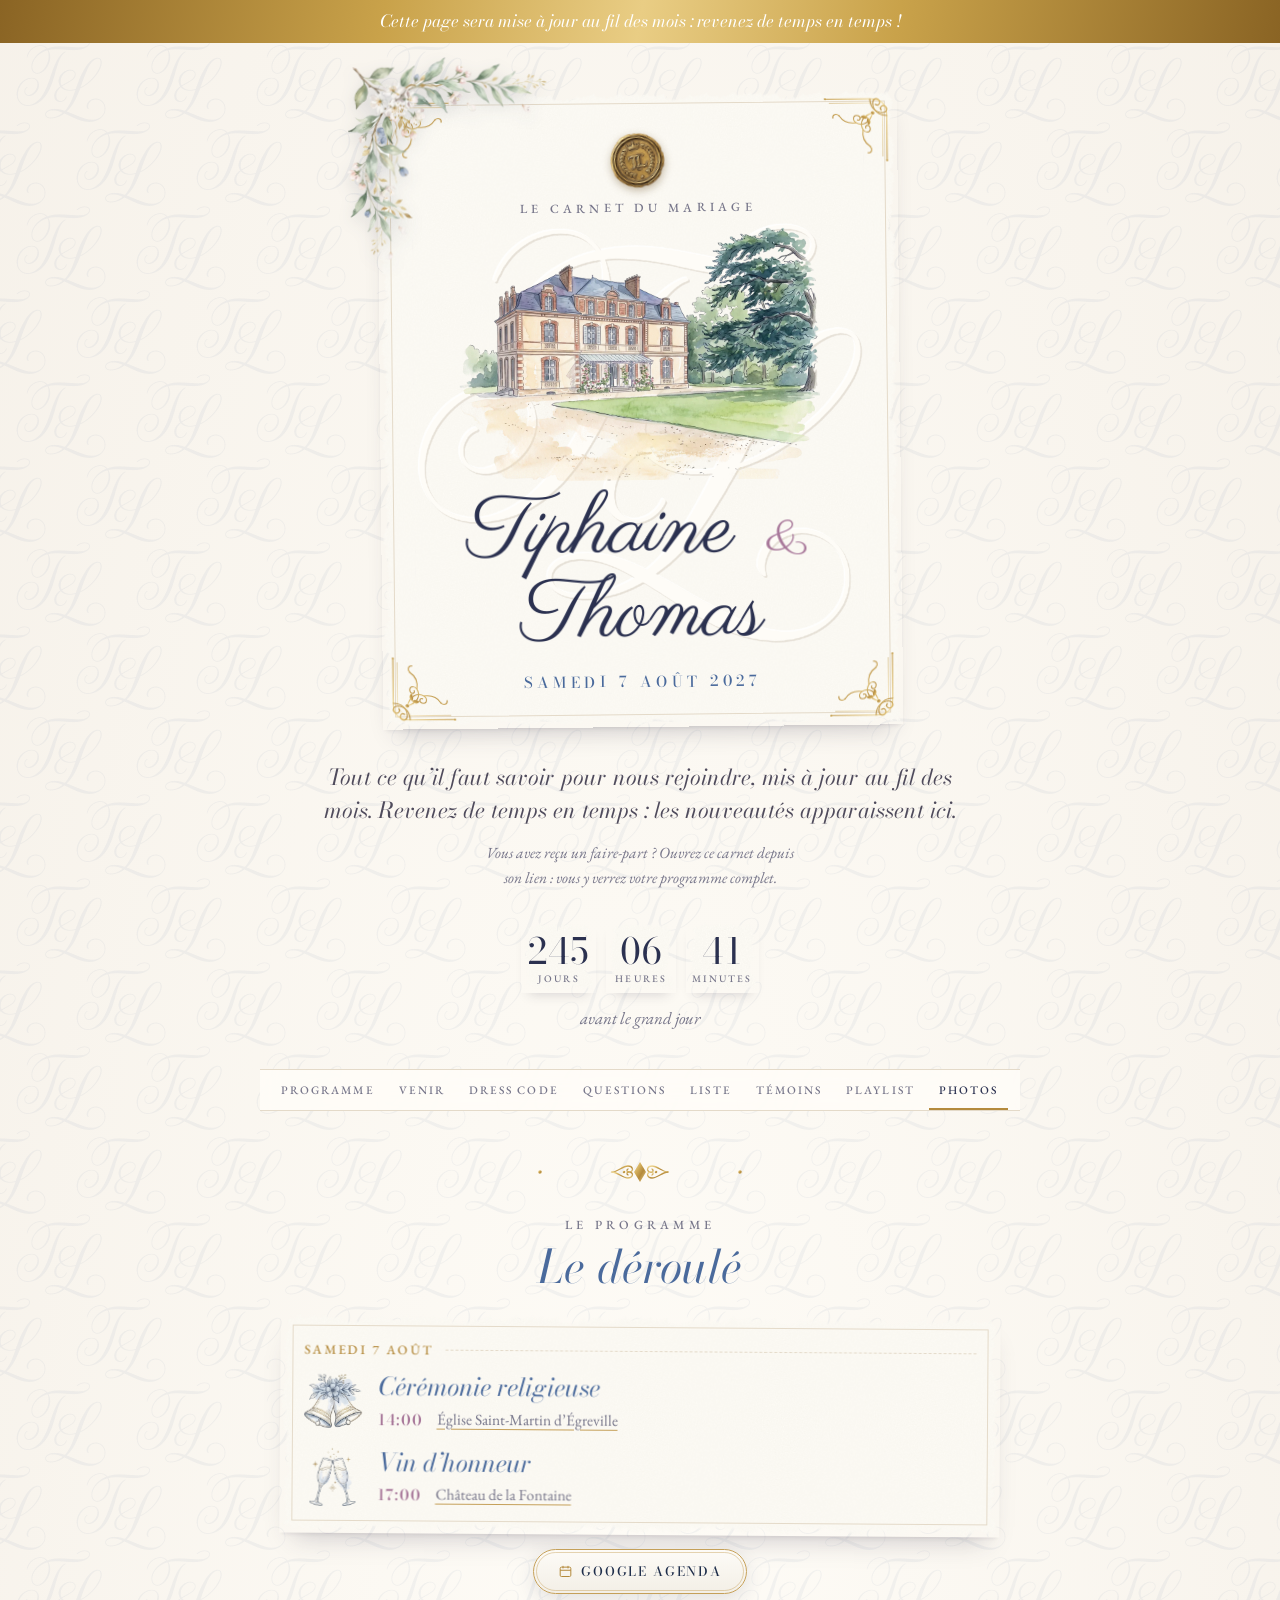
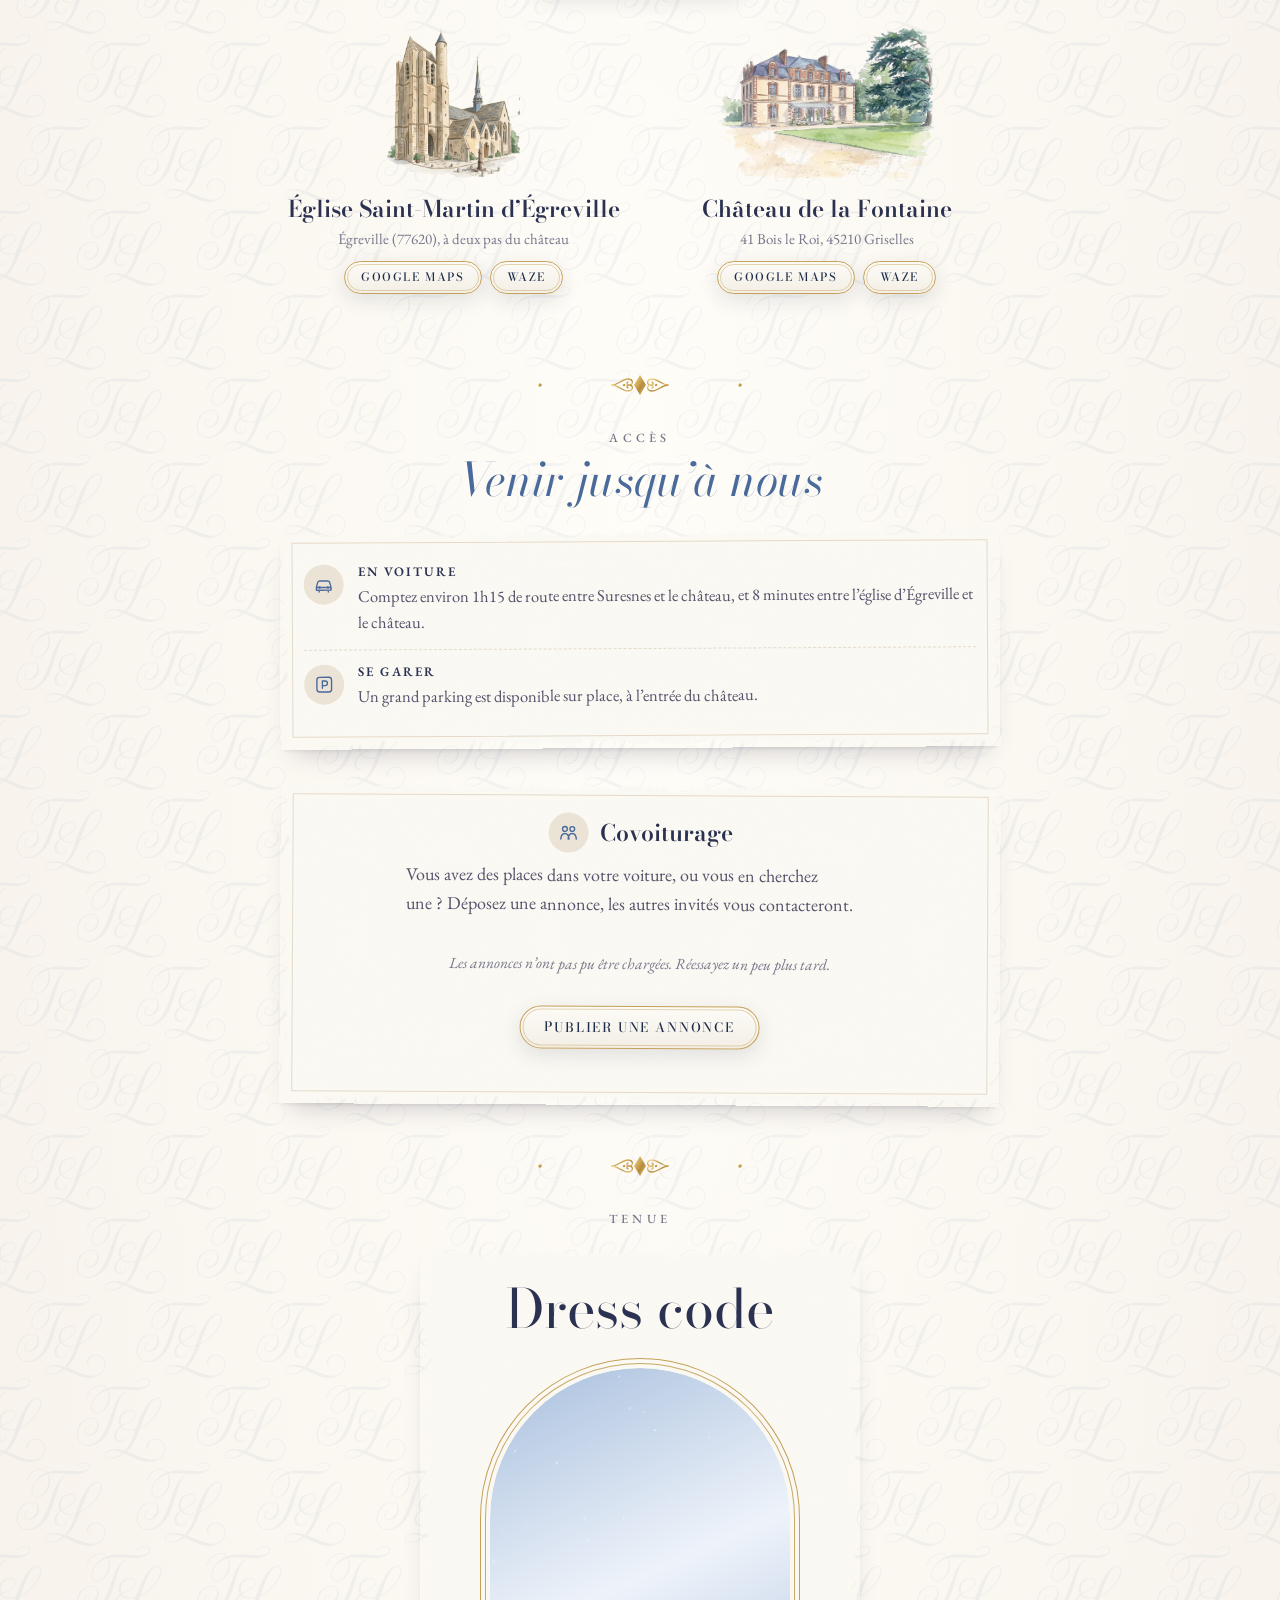
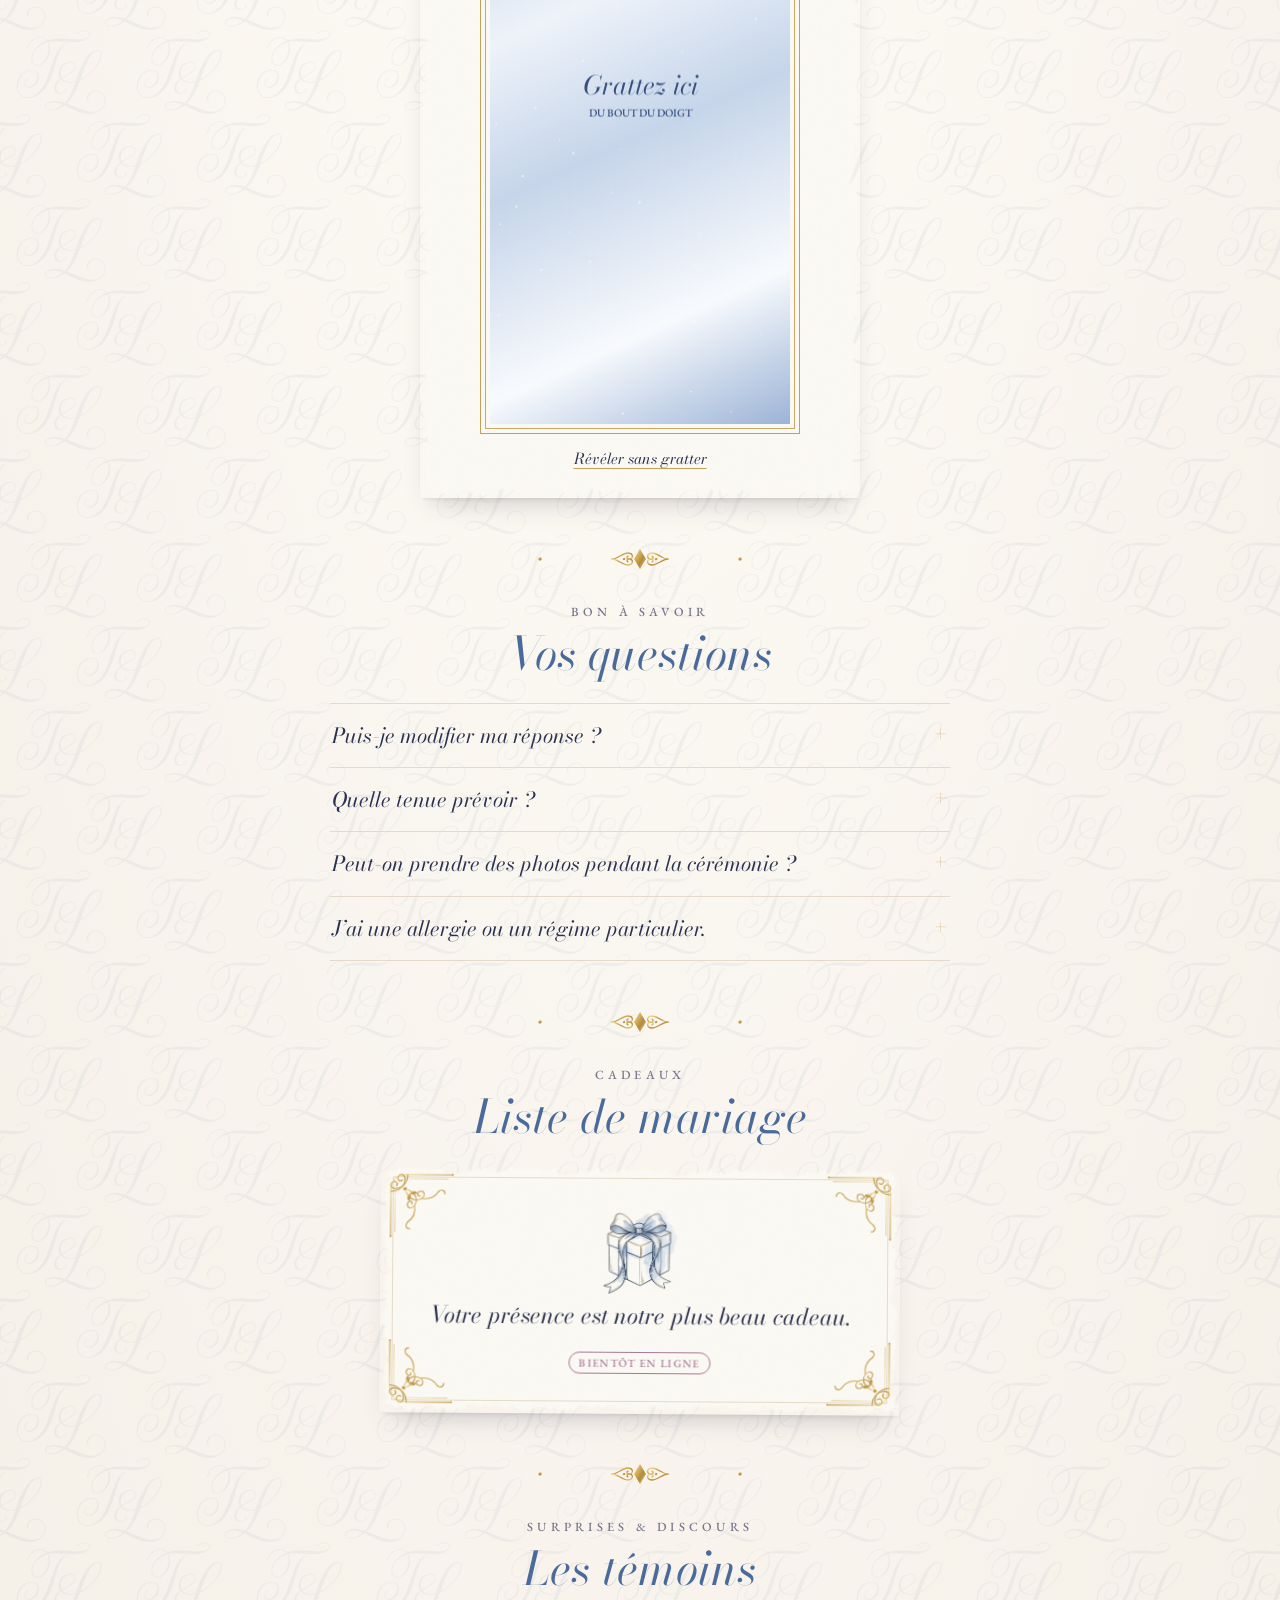
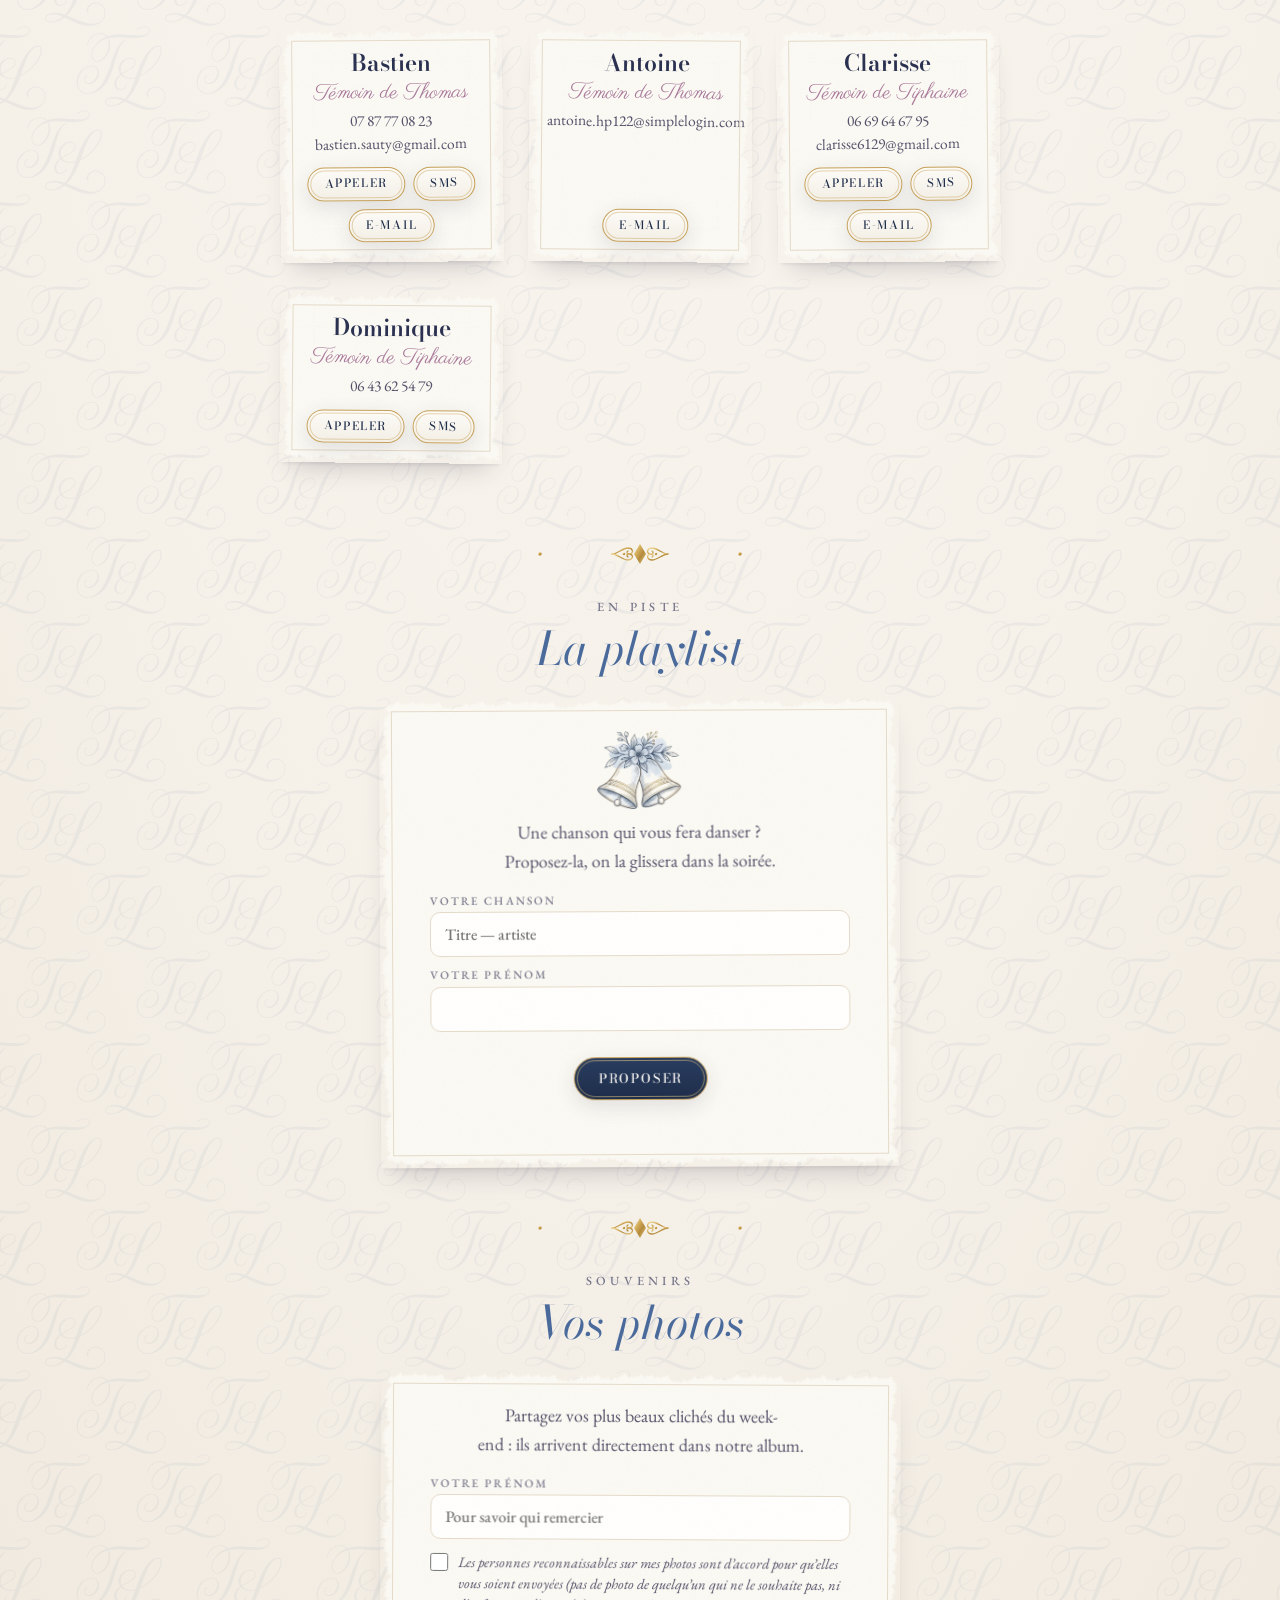
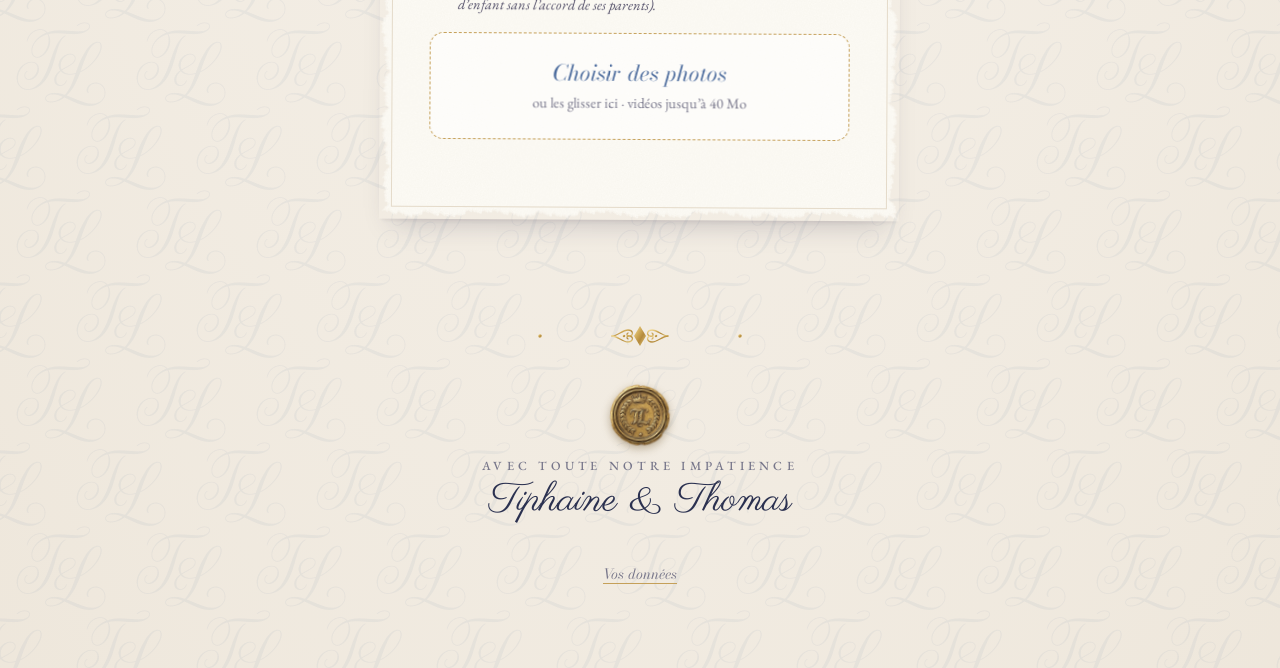
<file: site.html>
<!doctype html>
<html lang="fr">
<head>
<meta charset="utf-8">
<meta name="viewport" content="width=device-width, initial-scale=1, viewport-fit=cover">
<meta name="robots" content="noindex, nofollow">
<title>Tiphaine &amp; Thomas · Le carnet</title>
<!-- polices hébergées sur le site (pas de Google Fonts : aucune adresse IP transmise à Google) -->
<link rel="stylesheet" href="fonts/fonts.css">
<link rel="stylesheet" href="dresscode.css">
<!--
  SITE PRATIQUE — ne pas modifier ici : tout se règle dans config.js (bloc « site »).
  Lien : site.html?f=CODE   ·   &tout → affiche toutes les sections, même désactivées (pour vérifier)
-->
<style>
/* ---------- Couleurs (mêmes palettes que le faire-part) ---------- */
:root {
  --paper: #f3ede2; --paper-2: #ebe3d4; --card: #fdfaf3; --ink: #2b2b3b; --muted: #7a7585; --line: #e2d9c8;
  --accent: #4a63b0; --blue: #4a63b0; --blue-d: #34498c; --blue-soft: #dfe5f4;
  --rose: #c0607f; --rose-soft: #f3d9e1; --gold: #b48a3c;
  --accent-rgb: 74,99,176; --soft-rgb: 223,229,244; --tape-rgb: 127,151,216; --shade-rgb: 30,40,90;
  --f-display: 'Bodoni Moda', 'Didot', 'Bodoni 72', Georgia, serif;
  --f-body: 'EB Garamond', 'Garamond', Georgia, serif;
  --f-mono: 'EB Garamond', 'Garamond', Georgia, serif;
  --r: 6px;
  --f-hand: 'Parisienne', 'Snell Roundhand', 'Apple Chancery', cursive;
  --noise: url("photos/grain-carte.png") 0 0 / 200px 200px;
  color-scheme: light;
}
:root[data-palette="vieux-rose"] {
  --paper: #f4ebe5; --paper-2: #ecdcd4; --card: #fefaf6; --ink: #3a2e33; --muted: #85767b; --line: #e8d6cd;
  --accent: #9a5866; --blue: #9a5866; --blue-d: #7a4250; --blue-soft: #f2e2df;
  --rose: #a97a4c; --rose-soft: #f3e3d8;
  --accent-rgb: 154,88,102; --soft-rgb: 242,226,223; --tape-rgb: 214,170,160; --shade-rgb: 90,45,55;
}
:root[data-palette="bridgerton"] {
  --paper: #f5f0e8; --paper-2: #ebe3d6; --card: #fffdf8; --ink: #2b3150; --muted: #77768a; --line: #e4dac9;
  --accent: #4a6a9c; --blue: #4a6a9c; --blue-d: #364f7c; --blue-soft: #e3eaf5;
  --rose: #a8789a; --rose-soft: #efe4ef; --gold: #b48a3c;
  --accent-rgb: 74,106,156; --soft-rgb: 227,234,245; --tape-rgb: 183,163,211; --shade-rgb: 40,50,80;
}

/* ---------- Base ---------- */
* { box-sizing: border-box; }
html { -webkit-text-size-adjust: 100%; scroll-behavior: smooth; scroll-padding-top: 64px; }
body {
  margin: 0; color: var(--ink); font: 18px/1.6 var(--f-body); background-color: var(--paper);
  background-image: radial-gradient(120% 90% at 50% 30%, var(--card) 0%, var(--paper) 60%, var(--paper-2) 100%), url("photos/grain-fond.png");
  background-size: auto, 220px 220px;
}
img { max-width: 100%; display: block; }
a { color: var(--accent); text-underline-offset: 3px; }
button, input, textarea, select { font: inherit; color: inherit; }
:focus-visible { outline: 2px dashed var(--rose); outline-offset: 3px; }
.wrap { max-width: 760px; margin: 0 auto; padding: 0 20px 80px; }
.eyebrow { font: 500 12.5px/1.2 var(--f-body); letter-spacing: .34em; text-transform: uppercase; color: var(--muted); }
h2 { font: italic 400 clamp(32px, 6.4vw, 46px)/1.08 var(--f-display); margin: 10px 0 24px; text-wrap: balance; color: var(--blue); }
h3 { font: 600 23px/1.15 var(--f-display); margin: 0; }
section { padding-top: 30px; text-align: center; }
section > .paper:not(.carte):not(.stay):not(.dc), section > .grid, section > .faq { text-align: left; }
section > .grid.places { text-align: center; }
.rule { display: block; width: min(240px, 70%); height: auto; margin: 46px auto 0; color: var(--gold); }
.muted { color: var(--muted); }
.soon {
  display: inline-block; font: 500 11px/1 var(--f-body); letter-spacing: .12em; text-transform: uppercase;
  color: var(--rose); border: 1.5px solid currentColor; border-radius: 99px; padding: 5px 9px 4px;
}
.lead { max-width: 52ch; margin: 0 auto 22px; color: #55516a; text-wrap: balance; }

/* ---------- Bandeau d’annonce ---------- */
.annonce {
  position: relative; z-index: 30; padding: 10px 20px; text-align: center; color: #fff;
  font: italic 400 17px/1.35 var(--f-display);
  background: linear-gradient(100deg, #8a6424, #c9a24a 30%, #e9cd84 50%, #c9a24a 70%, #8a6424);
}

/* ---------- Papier déchiré (filtres #torn de sketches.js) ---------- */
.paper { position: relative; isolation: isolate; padding: 30px 24px 26px; transform: rotate(var(--tilt, 0deg)); }
.paper::before, .cd div::before { content: ''; position: absolute; inset: 0; z-index: -1; background: var(--card) var(--noise);
  /* bords déchirés : même masque image que le faire-part (fluide sur iPhone) */
  -webkit-mask-box-image: url("photos/bord-papier.png") 48 fill / 34px round; mask-border: url("photos/bord-papier.png") 48 fill / 34px round; }
.paper { box-shadow: 0 16px 26px -14px rgba(50,45,70,.26), 0 3px 5px -3px rgba(50,45,70,.14); }
.paper > .in-border { position: absolute; inset: 12px; border: 1px solid var(--line); pointer-events: none; }
.fili { position: absolute; width: clamp(48px, 13vw, 70px); pointer-events: none; z-index: 1; opacity: .95; }
.fili.tl { left: 6px; top: 6px; } .fili.tr { right: 6px; top: 6px; transform: scaleX(-1); }
.fili.bl { left: 6px; bottom: 6px; transform: scaleY(-1); } .fili.br { right: 6px; bottom: 6px; transform: scale(-1, -1); }

/* ---------- En-tête ---------- */
.hero { padding-top: max(48px, env(safe-area-inset-top, 0px)); text-align: center; }
.hero-card { max-width: 520px; margin: 0 auto; padding: 42px 26px 36px; --tilt: -.6deg; }
.coin { position: absolute; left: -30px; top: -36px; width: clamp(130px, 40vw, 200px); pointer-events: none; z-index: 2; }
.coin img { width: 100%; filter: drop-shadow(0 6px 8px rgba(var(--shade-rgb),.16)); }
.emboss { position: absolute; left: 50%; top: 54%; width: 88%; aspect-ratio: 1; transform: translate(-50%, -50%); pointer-events: none; z-index: -1; opacity: .9; }
.emboss i { position: absolute; inset: 0; -webkit-mask: var(--m) center / contain no-repeat; mask: var(--m) center / contain no-repeat; }
.emboss .e1 { background: rgba(255,255,255,.95); transform: translate(-1.4px, -1.4px); }
.emboss .e2 { background: rgba(110,90,60,.16); transform: translate(1.4px, 1.6px); }
.emboss .e3 { background: var(--card); }
.seal { width: 54px; margin: 0 auto 12px; transform: rotate(-8deg); }
.seal img, .seal svg { display: block; width: 100%; height: auto; filter: drop-shadow(0 3px 4px rgba(90,60,15,.35)); }
.hero-art { margin: 14px auto 4px; max-width: 360px; }
.hero-art img { width: 100%; height: auto; }
.hero-art.mono img { width: min(230px, 60vw); margin: 0 auto; }
.hero-art.photo { width: min(70%, 260px); padding: 7px; border: 1px solid var(--line); border-radius: 50%; background: var(--card); box-shadow: 0 0 0 3px rgba(180,138,60,.35); }
.hero-art.photo img { aspect-ratio: 4/5; object-fit: cover; border-radius: 50%; }
.names { font: 400 clamp(52px, 14vw, 84px)/1 var(--f-hand); margin: 10px 0 0; font-weight: 400; animation: rise 1.1s cubic-bezier(.2,.8,.2,1) both .2s; }
.names .amp { font-size: .62em; color: var(--rose); margin: 0 .12em; }
.dates { font: 500 clamp(13px, 3.4vw, 15px)/1.3 var(--f-display); letter-spacing: .3em; text-transform: uppercase; margin: 14px 0 0; color: var(--blue); }
.formule { margin: 8px 0 0; font: italic 400 16px/1.3 var(--f-body); color: var(--muted); }
.intro { max-width: 46ch; margin: 34px auto 0; font: italic 400 clamp(19px, 3.8vw, 22px)/1.5 var(--f-display); color: #4f4b5c; text-wrap: balance; }
.generic { max-width: 44ch; margin: 14px auto 0; font-size: 15.5px; color: var(--muted); font-style: italic; }
@keyframes rise { from { opacity: 0; transform: translateY(14px); } }

/* compte à rebours compact */
.cd { display: flex; justify-content: center; gap: 10px; margin: 30px auto 0; }
.cd div { position: relative; isolation: isolate; min-width: 70px; padding: 12px 6px 9px; }
.cd div { box-shadow: 0 8px 12px -8px rgba(50,45,70,.22); }
.cd b { display: block; font: 400 clamp(26px, 7vw, 36px)/1 var(--f-display); font-variant-numeric: tabular-nums; }
.cd span { display: block; margin-top: 5px; font: 500 10px/1 var(--f-body); letter-spacing: .22em; text-transform: uppercase; color: var(--muted); }
.cd-lbl { margin-top: 14px; font: italic 400 17px/1.3 var(--f-body); color: var(--muted); }

/* statut de réponse */
.statut { max-width: 460px; margin: 30px auto 0; padding: 22px 22px 20px; text-align: center; --tilt: .4deg; }
.statut .big { font: 400 30px/1.1 var(--f-hand); color: var(--rose); }
.statut p { margin: 6px 0 0; font-size: 16px; color: #55516a; }

/* boutons */
.btn {
  position: relative; overflow: hidden; display: inline-flex; align-items: center; justify-content: center; gap: 8px;
  margin-top: 14px; padding: 12px 22px; border-radius: 99px; border: 0; cursor: pointer; text-decoration: none;
  background: var(--accent); color: #fff; font: 500 12.5px/1 var(--f-body); letter-spacing: .14em; text-transform: uppercase;
  box-shadow: 0 8px 18px rgba(var(--accent-rgb),.22);
}
.btn::after { content: ''; position: absolute; top: 0; bottom: 0; left: -40%; width: 30%; background: linear-gradient(100deg, transparent, rgba(255,240,200,.7), transparent); transform: skewX(-20deg); transition: left .7s ease; }
.btn:hover::after { left: 120%; }
.btn.ghost { background: rgba(255,255,255,.7); color: var(--accent); border: 1.5px solid var(--line); box-shadow: none; }
.btn[disabled] { opacity: .55; cursor: default; }
.btns { display: flex; flex-wrap: wrap; justify-content: center; gap: 0 10px; }
.btn svg { width: 15px; height: 15px; }

/* ---------- Sommaire collant ---------- */
.toc { position: sticky; top: 0; z-index: 20; margin: 40px -20px 0; padding: 0 12px; background: rgba(255,253,248,.86); -webkit-backdrop-filter: blur(8px); backdrop-filter: blur(8px); border-block: 1px solid var(--line); }
.toc ul { list-style: none; display: flex; gap: 4px; margin: 0; padding: 0; overflow-x: auto; scrollbar-width: none; justify-content: safe center; }
.toc ul::-webkit-scrollbar { display: none; }
.toc a { display: block; padding: 14px 10px 12px; white-space: nowrap; text-decoration: none; color: var(--muted); font: 500 11.5px/1 var(--f-body); letter-spacing: .18em; text-transform: uppercase; border-bottom: 2px solid transparent; }
.toc a.on { color: var(--ink); border-bottom-color: var(--gold); }

/* ---------- Programme ---------- */
.day + .day { margin-top: 30px; }
.day-h { font: 500 13px/1 var(--f-body); letter-spacing: .18em; text-transform: uppercase; color: var(--gold); display: flex; align-items: center; gap: 12px; }
.day-h::after { content: ''; flex: 1; border-top: 1.5px dashed var(--line); }
.moment { display: grid; grid-template-columns: 58px 1fr; gap: 16px; align-items: start; padding-top: 16px; }
.moment .ico { width: 58px; height: 58px; object-fit: contain; }
.moment .ico svg { width: 58px; height: 58px; }
.moment h3 { font: italic 400 25px/1.15 var(--f-display); color: var(--blue); }
.meta { display: flex; flex-wrap: wrap; gap: 6px 14px; align-items: center; margin-top: 6px; font-size: 15.5px; }
.time { font: 600 15px/1 var(--f-display); color: var(--rose); letter-spacing: .06em; }
.opt { font-weight: 400; font-style: italic; color: var(--muted); text-transform: none; letter-spacing: 0; }
.accueil { font-style: italic; color: var(--muted); font-size: 14.5px; }
.moment p { margin: 6px 0 0; color: var(--muted); font-size: 16.5px; }

/* ---------- Lieux ---------- */
.grid { display: grid; grid-template-columns: repeat(auto-fit, minmax(210px, 1fr)); gap: 26px; margin-top: 34px; }
.place { text-align: center; }
.place .art { height: 150px; display: grid; place-items: center; }
.place .art img { max-height: 150px; width: auto; }
.place h3 { margin-top: 12px; }
.addr { color: var(--muted); font-size: 15px; line-height: 1.35; }
/* cartes côte à côte (lieux, adresses, témoins) : titres, textes et boutons alignés d’une carte à l’autre */
.grid.aligned { row-gap: 0; align-items: stretch; }
.grid.aligned > * { display: grid; grid-row: span 4; grid-template-rows: subgrid; row-gap: 6px; align-content: start; margin-bottom: 30px; }
.grid.aligned > * > .links { align-self: end; margin-top: 6px; }
.grid.aligned > * > h3 { align-self: end; }
@supports not (grid-template-rows: subgrid) { .grid.aligned > * { grid-template-rows: auto auto 1fr auto; } }
.temoin .coords { font-size: 15.5px; color: #55516a; line-height: 1.45; user-select: all; }
.links { display: flex; justify-content: center; gap: 14px; margin-top: 8px; font: 500 12px/1 var(--f-body); letter-spacing: .12em; text-transform: uppercase; }

/* lignes d’infos (venir, contacts) */
.infos { list-style: none; margin: 0; padding: 0; }
.infos li { display: grid; grid-template-columns: 40px 1fr; gap: 14px; padding: 14px 0; border-top: 1px dashed var(--line); }
.infos li:first-child { border-top: 0; padding-top: 4px; }
.infos .i { width: 40px; height: 40px; border-radius: 50%; display: grid; place-items: center; background: var(--paper-2); color: var(--blue); }
.infos .i svg { width: 22px; height: 22px; fill: none; stroke: currentColor; stroke-width: 1.5; stroke-linecap: round; stroke-linejoin: round; }
.infos b { display: block; font: 600 13px/1.2 var(--f-body); letter-spacing: .16em; text-transform: uppercase; color: var(--ink); margin-bottom: 3px; }
.infos p { margin: 0; color: #55516a; font-size: 16.5px; }

/* hébergement */
.stay { text-align: center; }
.stay .ico { width: 96px; height: 96px; margin: 0 auto 6px; object-fit: contain; }
.prix { font: italic 400 30px/1 var(--f-display); color: var(--blue); margin-top: 10px; }
.prix small { display: block; margin-top: 4px; font: 500 11px/1 var(--f-body); letter-spacing: .18em; text-transform: uppercase; color: var(--muted); }
.note { font-style: italic; color: var(--muted); font-size: 15.5px; }
.adr { padding: 22px 20px 20px; }
.adr .type { font: 500 11px/1 var(--f-body); letter-spacing: .2em; text-transform: uppercase; color: var(--gold); }
.adr h3 { margin-top: 6px; font-size: 21px; }
.adr p { margin: 6px 0 0; font-size: 16px; color: #55516a; }

/* dress code : dresscode.css (partagé avec le faire-part) */
#dress-code .dc-card { max-width: 440px; margin: 0 auto; grid-template-columns: minmax(0, 1fr); }
.chut { font: 400 40px/1 var(--f-hand); color: var(--rose); }

/* covoiturage */
.covoit { margin-top: 34px; text-align: center; }
.cv-head { display: flex; justify-content: center; align-items: center; gap: 12px; }
.cv-head .i { width: 40px; height: 40px; border-radius: 50%; display: grid; place-items: center; background: var(--paper-2); color: var(--blue); }
.cv-head svg { width: 22px; height: 22px; fill: none; stroke: currentColor; stroke-width: 1.5; stroke-linecap: round; stroke-linejoin: round; }
.cv-list { display: grid; gap: 10px; text-align: left; }
.cv { display: grid; gap: 2px; padding: 12px 14px; border: 1px solid var(--line); border-radius: 10px; background: rgba(255,255,255,.65); }
.cv-top { display: flex; flex-wrap: wrap; align-items: baseline; gap: 4px 10px; }
.cv .tag { font: 500 10.5px/1 var(--f-body); letter-spacing: .14em; text-transform: uppercase; padding: 5px 8px 4px; border-radius: 99px; color: #fff; background: var(--blue); }
.cv .tag.cherche { background: var(--rose); }
.cv b { font: italic 400 19px/1.2 var(--f-display); }
.cv .meta2 { font-size: 15px; color: var(--muted); }
.cv .contact { font-size: 15.5px; user-select: all; }
.cv .retirer { justify-self: start; background: none; border: 0; padding: 0; margin-top: 2px; color: var(--muted); text-decoration: underline; cursor: pointer; font-size: 13.5px; }
.seg { display: flex; flex-wrap: wrap; gap: 8px; }
.seg label { flex: 1 1 160px; }
.seg input { position: absolute; opacity: 0; }
.seg span { display: block; padding: 10px 12px; border: 1.5px solid var(--line); border-radius: 10px; text-align: center; font: 500 12px/1.2 var(--f-body); letter-spacing: .08em; text-transform: uppercase; color: var(--muted); cursor: pointer; background: rgba(255,255,255,.6); }
.seg input:checked + span { border-color: var(--accent); color: var(--accent); background: rgba(var(--soft-rgb),.6); }
.seg input:focus-visible + span { outline: 2px dashed var(--rose); outline-offset: 2px; }
.row2 { display: grid; grid-template-columns: 1fr 7em; gap: 10px; }
[hidden] { display: none !important; }
.form select, .form input[type=number] { font-size: 16px; width: 100%; margin-top: 6px; padding: 10px 12px; border: 1.5px solid var(--line); border-radius: 10px; background: rgba(255,255,255,.8); }

/* FAQ */
.faq { max-width: 620px; margin: 0 auto; }
.faq details { border-top: 1px solid var(--line); }
.faq details:last-child { border-bottom: 1px solid var(--line); }
.faq summary { cursor: pointer; list-style: none; display: flex; justify-content: space-between; gap: 16px; padding: 18px 2px; font: italic 400 21px/1.3 var(--f-display); color: var(--ink); }
.faq summary::-webkit-details-marker { display: none; }
.faq summary::after { content: '+'; font: 400 26px/1 var(--f-display); color: var(--gold); transition: transform .3s; }
.faq details[open] summary::after { transform: rotate(45deg); }
.faq details p { margin: 0 2px 18px; color: #55516a; }

/* liste, témoins, playlist, merci : cartes centrées */
.carte { max-width: 520px; margin: 0 auto; text-align: center; }
.carte.fil { padding: 44px 40px 38px; }
.carte .ico { width: 84px; height: 84px; margin: 0 auto 6px; object-fit: contain; }
.accroche { font: italic 400 23px/1.35 var(--f-display); color: var(--ink); text-wrap: balance; margin: 0; }
.temoin { padding: 22px 18px 20px; text-align: center; }
.temoin .role { font: 400 22px/1 var(--f-hand); color: var(--rose); }
.temoin .links { flex-wrap: wrap; }

/* formulaires */
.form { display: grid; gap: 12px; max-width: 420px; margin: 18px auto 0; text-align: left; }
.form label { font: 500 11.5px/1 var(--f-body); letter-spacing: .18em; text-transform: uppercase; color: var(--muted); }
.form input[type=text] { font-size: 16px;  width: 100%; margin-top: 6px; padding: 11px 14px; border: 1.5px solid var(--line); border-radius: 10px; background: rgba(255,255,255,.8); }
.form input:focus { outline: 0; border-color: var(--accent); }
.form .btn { justify-self: center; }
.msg { min-height: 1.4em; margin: 8px 0 0; font-size: 15.5px; font-style: italic; color: var(--rose); text-align: center; }
.hp { position: absolute; left: -9999px; }

/* dépôt de photos */
.consent { display: grid; grid-template-columns: auto 1fr; gap: 10px; align-items: start; font: italic 400 14.5px/1.45 var(--f-body) !important; letter-spacing: 0 !important; text-transform: none !important; color: #55516a !important; text-align: left; }
.consent input { width: 18px; height: 18px; margin: 2px 0 0; accent-color: #1E2D4A; }
.form .drop { font: 400 15px/1.4 var(--f-body); letter-spacing: 0; text-transform: none; color: var(--muted); }
.drop { position: relative; display: grid; place-items: center; gap: 6px; margin-top: 6px; padding: 26px 16px; border: 1.5px dashed var(--gold); border-radius: 14px; background: rgba(255,255,255,.55); cursor: pointer; text-align: center; transition: background .2s; }
.drop:hover, .drop.over { background: rgba(var(--soft-rgb),.6); }
.drop b { font: italic 400 22px/1.2 var(--f-display); color: var(--blue); }
.drop span { font-size: 14.5px; color: var(--muted); }
.drop input { position: absolute; width: 1px; height: 1px; opacity: 0; }
.bar { height: 6px; border-radius: 6px; background: var(--paper-2); overflow: hidden; }
.bar i { display: block; height: 100%; width: 0; background: linear-gradient(90deg, var(--gold), #e9cd84); transition: width .3s; }
.files { list-style: none; margin: 0; padding: 0; display: grid; gap: 6px; font-size: 14.5px; }
.files li { display: flex; justify-content: space-between; gap: 10px; color: var(--muted); }
.files li .ok { color: #5b8a5a; } .files li .ko { color: var(--rose); }

/* pied de page */
footer { text-align: center; padding-top: 56px; }
footer .seal { width: 60px; transform: rotate(6deg); }
footer .sig { font: 400 40px/1.1 var(--f-hand); margin-top: 6px; }
footer .links { margin-top: 18px; flex-wrap: wrap; }

/* ---------- Boutons « haute papeterie » : mêmes que le faire-part
   (ivoire, bordure dorée, filet intérieur, bleu nuit, reflet au survol) ---------- */
.btn, .links a, .site-link {
  position: relative; overflow: hidden; display: inline-flex; align-items: center; justify-content: center; gap: 8px;
  background: linear-gradient(180deg, #FDFBF7 0%, #F3EFE6 100%); color: #1E2D4A; border: 1px solid #C5A059;
  outline: 1px solid rgba(197,160,89,.45); outline-offset: -4px; box-shadow: 0 6px 20px rgba(30,45,74,.12);
  font: 500 13px/1 var(--f-display); letter-spacing: .14em; text-transform: uppercase; text-decoration: none;
  border-radius: 99px; cursor: pointer; }
.btn { margin-top: 14px; padding: 14px 24px; }
.btn.ghost { background: linear-gradient(180deg, #FDFBF7 0%, #F3EFE6 100%); color: #1E2D4A; border-color: #C5A059; box-shadow: 0 6px 20px rgba(30,45,74,.12); }
.btn.cta { background: linear-gradient(180deg, #2a3d60 0%, #1E2D4A 100%); color: #FDFBF7; outline-color: rgba(233,205,132,.55); }
.btn svg { color: var(--gold); }
.btn::after, .links a::after, .site-link::after { content: ''; position: absolute; top: 0; bottom: 0; left: -40%; width: 30%; background: linear-gradient(100deg, transparent, rgba(255,240,200,.75), transparent); transform: skewX(-20deg); transition: left .7s ease; pointer-events: none; }
.btn:hover::after, .links a:hover::after, .site-link:hover::after { left: 120%; }
.btn[disabled] { opacity: .55; cursor: wait; }
.links { flex-wrap: wrap; gap: 8px; margin-top: 12px; }
.links a { padding: 10px 16px; font-size: 11.5px; }
/* liens dans le texte : discrets, soulignés d’or (comme les lieux du programme du faire-part) */
.meta a, .lead a, .faq a, .note a { color: var(--muted); text-decoration-color: #C5A059; text-underline-offset: 4px; }
.meta a:hover, .lead a:hover, .faq a:hover { color: var(--ink); }
/* petits boutons texte : italique et soulignement doré (comme « Modifier ma réponse ») */
.cv .retirer { color: var(--ink); font: italic 400 14.5px/1.3 var(--f-display); text-decoration: underline; text-decoration-color: #C5A059; text-underline-offset: 4px; }
/* choix « je propose / je cherche » : même filet doré */
.seg span { border-color: rgba(197,160,89,.55); font-family: var(--f-display); letter-spacing: .12em; }
.seg input:checked + span { background: linear-gradient(180deg, #2a3d60 0%, #1E2D4A 100%); color: #FDFBF7; border-color: #C5A059; }
.drop { border-color: #C5A059; }
@media (prefers-reduced-motion: reduce) { .btn::after, .links a::after { display: none; } }

/* ---------- Liste de mariage ---------- */
.cadeaux { grid-template-columns: repeat(auto-fit, minmax(260px, 1fr)); }
.cadeau { text-align: center; padding: 26px 20px 22px; }
.cd-art { height: 130px; display: grid; place-items: center; }
.cd-art img { display: block; width: 100%; max-width: 240px; height: 130px; border-radius: 4px; object-fit: cover; }
.cd-art .ico { width: 84px; height: 84px; }
.cadeau h3 { font: italic 400 23px/1.2 var(--f-display); color: var(--blue); align-self: end; }
/* 5 rangées alignées d’une carte à l’autre : image · titre · texte · avancement · bouton */
.grid.aligned.cadeaux > * { grid-row: span 5; }
@supports not (grid-template-rows: subgrid) { .grid.aligned.cadeaux > * { grid-template-rows: 130px auto 1fr auto auto; } }
.cd-art { height: 130px; }
.cd-txt { margin: 0; font-size: 15.5px; color: #55516a; line-height: 1.45; align-self: start; }
.cd-etat { align-self: end; min-height: 1px; }
.cd-etat { font-size: 14.5px; color: var(--muted); }
.jauge { height: 7px; border-radius: 9px; background: var(--paper-2); overflow: hidden; margin: 8px auto 6px; max-width: 220px; box-shadow: inset 0 0 0 1px rgba(197,160,89,.35); }
.jauge i { display: block; height: 100%; width: 0; background: linear-gradient(90deg, #C5A059, #e9cd84); transition: width 1.2s cubic-bezier(.2,.8,.2,1); }
.cd-etat b { font: 400 17px/1 var(--f-display); color: var(--ink); }
.offert { display: inline-block; font: 400 24px/1.1 var(--f-hand); color: var(--rose); }
.mine { display: block; flex-basis: 100%; margin-top: 4px; font-size: 14px; color: var(--muted); }
.mine button { background: none; border: 0; padding: 0; cursor: pointer; color: var(--ink); font: italic 400 14px/1.3 var(--f-display); text-decoration: underline; text-decoration-color: #C5A059; text-underline-offset: 4px; }
.pay { max-width: 520px; margin: 6px auto 0; text-align: center; }
.pay h3, .pay-in h3 { font: italic 400 22px/1.2 var(--f-display); color: var(--blue); }
.pay p, .pay-in p { color: #55516a; font-size: 15.5px; }
.urne { font-style: italic; color: var(--muted); font-size: 15px; text-align: center; }
.urne::before { content: '✦ '; color: var(--gold); font-style: normal; }
.iban { display: flex; flex-wrap: wrap; gap: 10px; align-items: center; justify-content: center; margin: 10px 0; font-size: 15px; }
.iban b { font: 500 15px/1.4 var(--f-display); letter-spacing: .06em; user-select: all; word-break: break-all; }
.payx { display: grid; gap: 10px; margin: 14px 0 6px; text-align: left; }
.payo { position: relative; padding: 12px 14px 12px 46px; border: 1px solid rgba(197,160,89,.45); border-radius: 10px; background: rgba(255,255,255,.55); }
.payo .n { position: absolute; left: 12px; top: 12px; width: 24px; height: 24px; border-radius: 50%; display: grid; place-items: center; font: italic 400 15px/1 var(--f-display); color: var(--gold); border: 1px solid rgba(197,160,89,.7); }
.payo h4 { margin: 0 0 3px; font: italic 400 18px/1.25 var(--f-display); color: var(--blue); }
.payo p { margin: 0; font-size: 15px; color: #55516a; line-height: 1.45; }
.payo .val { display: flex; flex-wrap: wrap; gap: 4px 12px; align-items: baseline; margin-top: 4px; }
.payo .val b { font: 500 15px/1.4 var(--f-display); letter-spacing: .03em; color: var(--ink); user-select: all; word-break: normal; }
.payo .val > span { font-size: 12.5px; letter-spacing: .1em; color: var(--muted); }
.payo small { display: block; color: var(--muted); font-size: 13.5px; margin-top: 3px; }
.apercu-liste { max-width: 560px; margin: 0 auto 16px; padding: 10px 14px; border: 1px dashed var(--rose); border-radius: 10px; text-align: center; font-size: 14.5px; color: var(--rose); background: rgba(255,255,255,.6); }
.copy { background: none; border: 0; cursor: pointer; color: var(--ink); font: italic 400 14.5px/1.3 var(--f-display); text-decoration: underline; text-decoration-color: #C5A059; text-underline-offset: 4px; }
/* panneau « Participer » */
.lp-bg { position: fixed; inset: 0; z-index: 60; display: grid; overflow-y: auto; overscroll-behavior: contain; -webkit-overflow-scrolling: touch; padding: max(16px, env(safe-area-inset-top, 0px)) 16px max(16px, env(safe-area-inset-bottom, 0px)); background: rgba(30,36,60,.38); -webkit-backdrop-filter: blur(3px); backdrop-filter: blur(3px); }
.lp { width: min(440px, 100%); margin: auto; text-align: center; padding: 34px 26px 28px; }
.lp .lp-t { font: italic 400 26px/1.15 var(--f-display); color: var(--blue); margin: 0 0 4px; }
.lp .form { margin-top: 14px; }
.chips { display: flex; gap: 8px; flex-wrap: wrap; }
.chips button { flex: 1; padding: 9px 0; border-radius: 99px; border: 1px solid rgba(197,160,89,.6); background: #fff; cursor: pointer; font: 500 14px/1 var(--f-display); color: var(--ink); }
.chips button.on { background: linear-gradient(180deg, #2a3d60 0%, #1E2D4A 100%); color: #FDFBF7; border-color: #C5A059; }
.lp .close { position: absolute; right: 16px; top: 12px; background: none; border: 0; font-size: 26px; line-height: 1; color: var(--muted); cursor: pointer; z-index: 2; }
.lp .merci-l { font: 400 34px/1.1 var(--f-hand); color: var(--rose); margin: 4px 0 6px; }
.pay-in { margin-top: 14px; padding-top: 14px; border-top: 1px dashed rgba(197,160,89,.6); }

/* apparition douce au défilement */
.reveal { opacity: 0; transform: translateY(18px); transition: opacity .9s ease, transform .9s cubic-bezier(.2,.8,.2,1); }
.reveal.in { opacity: 1; transform: none; }
@media (prefers-reduced-motion: reduce) { .reveal { opacity: 1; transform: none; transition: none; } .names { animation: none; } html { scroll-behavior: auto; } }
@media (max-width: 480px) { body { font-size: 17px; } .paper { padding: 26px 20px 22px; } .cd div { min-width: 0; flex: 1; } .toc { margin-inline: -20px; } }
</style>
</head>
<body>
<div id="annonce"></div>
<div class="wrap" id="app"></div>

<script src="config.js"></script>
<script src="config-en.js"></script>
<script src="langue.js"></script>
<script src="sketches.js"></script>
<script src="dresscode.js"></script>
<script src="typo.js"></script>
<script src="donnees.js"></script>
<script src="tutoiement.js"></script>
<script>
'use strict';
(function () {
  const C = window.CONFIG, S = window.SKETCH, SI = C.site || {};
  const E = Langue.E, FRC = Langue.FR || C;
  if (Langue.en) document.title = `${C.prenoms[0]} & ${C.prenoms[1]} · The wedding guide`;
  const $ = (s, el = document) => el.querySelector(s);
  const esc = v => String(v == null ? '' : v).replace(/[&<>"']/g, c => ({ '&': '&amp;', '<': '&lt;', '>': '&gt;', '"': '&quot;', "'": '&#39;' }[c]));
  const store = {
    get(k) { try { return JSON.parse(localStorage.getItem('fp.' + k)); } catch (e) { return null; } },
    set(k, v) { try { localStorage.setItem('fp.' + k, JSON.stringify(v)); } catch (e) {} }
  };
  const params = (() => { try { return new URLSearchParams(location.search); } catch (e) { return new URLSearchParams(); } })();
  const TOUT = params.has('tout');
  const BACKEND = C.rsvpUrl || '';

  /* ---------- quelle formule ? lien ?f=…, sinon celle déjà vue sur ce téléphone, sinon la partie commune ---------- */
  const valid = k => k && C.formules[k];
  let code = params.get('f'), perso = true;
  if (valid(code)) store.set('code', code);
  else if (valid(store.get('code'))) code = store.get('code');
  else { perso = false; code = valid(SI.formuleParDefaut) ? SI.formuleParDefaut : Object.keys(C.formules).pop(); }
  const F = C.formules[code];
  /* nom de l’invité : celui du lien, sinon celui du faire-part déjà ouvert sur ce téléphone (même formule) */
  const nom = params.get('n') || (perso ? store.get('nom') || '' : '');
  /* tutoiement : invitation pour une seule personne → « tu » (tutoiement.js) */
  const TU = Tutoiement.init(nom, params), T = Tutoiement.T;
  const lienFP = './?f=' + encodeURIComponent(code) + (nom ? '&n=' + encodeURIComponent(nom) : '') + Langue.q;

  /* ---------- palette, retouches, filigrane (comme le faire-part) ---------- */
  const root = document.documentElement, PAL = C.palette || 'bridgerton';
  if (PAL !== 'bleu') root.dataset.palette = PAL;
  const TOK = { fond: ['--paper'], fond2: ['--paper-2'], papier: ['--card'], texte: ['--ink'], texteDoux: ['--muted'], filets: ['--line'],
    titres: ['--accent', '--blue'], titresFonce: ['--blue-d'], titresClair: ['--blue-soft'], accent: ['--rose'], or: ['--gold'] };
  const CO = C.couleurs || {};
  Object.keys(CO).forEach(k => (TOK[k] || []).forEach(t => root.style.setProperty(t, CO[k])));
  if (C.filigrane !== false && C.monogrammeLettres) {
    const im = new Image();
    im.onload = () => { try {
      const k = 2, W = 120 * k, Hh = 168 * k, cv = document.createElement('canvas'); cv.width = W; cv.height = Hh;
      const g = cv.getContext('2d'), w = 92 * k, h = w * im.height / im.width;
      [[0, 0], [W, 0], [0, Hh], [W, Hh], [W / 2, Hh / 2]].forEach(([x, y]) => { g.save(); g.translate(x, y); g.rotate(-8 * Math.PI / 180); g.drawImage(im, -w / 2, -h / 2, w, h); g.restore(); });
      g.globalCompositeOperation = 'source-in'; g.fillStyle = getComputedStyle(root).getPropertyValue('--accent').trim() || '#4a6a9c'; g.fillRect(0, 0, W, Hh);
      const t = document.createElement('canvas'); t.width = W; t.height = Hh; const g2 = t.getContext('2d'); g2.globalAlpha = .06; g2.drawImage(cv, 0, 0);
      const bs = getComputedStyle(document.body);
      document.body.style.backgroundImage = `url(${t.toDataURL('image/png')}), ` + bs.backgroundImage;
      document.body.style.backgroundSize = '120px 168px, ' + bs.backgroundSize;
    } catch (e) {} };
    im.src = C.monogrammeLettres;
  }
  document.body.insertAdjacentHTML('afterbegin', S.defs + S.pageDefs);

  /* ---------- petits outils ---------- */
  const JOUR_J = new Date(C.dateMariage + 'T00:00:00+02:00');
  /* actif : true / false / 'jour-j' / une date 'AAAA-MM-JJ' (visible à partir de ce jour, heure de Paris) */
  const on = sec => { if (!sec) return false; if (TOUT) return true; const a = sec.actif;
    if (a === 'jour-j') return Date.now() >= JOUR_J;
    if (/^\d{4}-\d{2}-\d{2}$/.test(String(a))) return Date.now() >= new Date(a + 'T00:00:00+02:00');
    return !!a; };
  const soon = t => `<span class="soon">${esc(t || E('bientôt', 'coming soon'))}</span>`;
  const rule = () => C.palette === 'bleu' ? '<svg class="rule" viewBox="0 0 120 18" aria-hidden="true"><path d="M4 9 H46 M74 9 H116" stroke="currentColor" stroke-width=".8"/><path d="M60 3 L64 9 L60 15 L56 9 Z" fill="currentColor"/></svg>' : S.ornement();
  const ICONES = ['rings', 'moon', 'bells', 'glasses', 'plate', 'croissant', 'window', 'gift'];
  const ico = k => C.icones !== false && ICONES.includes(k) ? `<img class="ico" src="photos/icones/${k}.webp" alt="">` : `<span class="ico">${k === 'window' ? S.fenetre() : S.doodle(k)}</span>`;
  const seal = where => { const m = (C.sceaux || {})[where]; return m === 'photo' && C.sceauImage ? `<img src="${esc(C.sceauImage)}" alt="">` : S.seal(C.monogramme, C.cachet || 'or', /^image/.test(m || 'image') ? C.monogrammeLettres : '', /couronne|^dessin/.test(m || '')); };
  const fili = () => C.filigranesCoins !== false ? ['tl', 'tr', 'bl', 'br'].map(c => `<span class="fili ${c}">${S.filigrane()}</span>`).join('') : '';
  const ext = (href, txt) => `<a href="${esc(href)}" target="_blank" rel="noopener">${txt}</a>`;
  const head = (eye, titre) => `<div class="eyebrow">${esc(eye)}</div><h2>${esc(titre)}</h2>`;
  const ICON_CAL = '<svg viewBox="0 0 24 24" fill="none" stroke="currentColor" stroke-width="1.6" aria-hidden="true"><rect x="3.5" y="5" width="17" height="15" rx="2"/><path d="M3.5 10h17M8 3v4M16 3v4"/></svg>';
  /* pictos au trait (rubrique « Venir », contacts) */
  const PICTO = {
    voiture: '<path d="M4 15 L5.5 9.5 Q6 8 7.6 8 H16.4 Q18 8 18.5 9.5 L20 15 V18 H4 Z M4 15 H20 M7 18 V20 M17 18 V20"/><circle cx="7.5" cy="15" r=".6"/><circle cx="16.5" cy="15" r=".6"/>',
    parking: '<rect x="4" y="4" width="16" height="16" rx="3"/><path d="M10 16 V8 H13 Q15.5 8 15.5 10.5 Q15.5 13 13 13 H10"/>',
    train: '<rect x="6" y="3.5" width="12" height="13" rx="3"/><path d="M6 10 H18 M9 20 L10.5 16.5 M15 20 L13.5 16.5"/><circle cx="9" cy="13.5" r=".6"/><circle cx="15" cy="13.5" r=".6"/>',
    navette: '<rect x="3.5" y="6" width="17" height="11" rx="2.5"/><path d="M3.5 11 H20.5 M8 6 V11 M13 6 V11"/><circle cx="7.5" cy="18" r="1.4"/><circle cx="16.5" cy="18" r="1.4"/>',
    covoiturage: '<circle cx="8" cy="8" r="2.6"/><circle cx="16" cy="8" r="2.6"/><path d="M3.5 19 Q4 13 8 13 Q12 13 12.5 19 M11.5 19 Q12 13 16 13 Q20 13 20.5 19"/>',
    tel: '<path d="M6 4 H9 L10.5 8 L8.5 9.5 Q10 13 14.5 15.5 L16 13.5 L20 15 V18 Q20 20 18 20 Q5 19 4 6 Q4 4 6 4 Z"/>',
    mail: '<rect x="3.5" y="6" width="17" height="12" rx="2"/><path d="M4 7 L12 13 L20 7"/>'
  };
  const picto = k => `<span class="i"><svg viewBox="0 0 24 24" aria-hidden="true">${PICTO[k]}</svg></span>`;

  /* ---------- envoi vers l’Apps Script (réponse lisible : en-tête text/plain) ---------- */
  async function post(obj) {
    const url = (SI.photos && SI.photos.url) || BACKEND;
    if (!url || params.has('demo')) { await new Promise(r => setTimeout(r, 600)); return { ok: true, demo: true }; }
    const r = await fetch(url, { method: 'POST', headers: { 'Content-Type': 'text/plain;charset=utf-8' }, body: JSON.stringify(obj) });
    return r.json();
  }

  /* =====================================================================
     SECTIONS — chacune : { id, menu, html }
     ===================================================================== */
  const days = [];
  F.moments.forEach(k => { const m = C.moments[k]; let d = days.find(x => x.jour === m.jour); if (!d) days.push(d = { jour: m.jour, fr: ((FRC.moments || {})[k] || m).jour, items: [] }); d.items.push(k); });
  /* jour d’une annonce (toujours en français dans le Sheet) → langue affichée */
  const JOURS = { 'Tout le week-end': E('Tout le week-end', 'All weekend') }; days.forEach(d => { JOURS[d.fr] = d.jour; });
  const lieuxUsed = ['mairie', 'eglise', 'chateau'].filter(k => F.moments.some(m => C.moments[m].lieu === k));
  const DC = C.dressCode || {};
  const H = C.hebergement || {};
  const sections = [];

  function gcal() {
    const ds = F.moments.map(k => parseInt(C.moments[k].jour.replace(/\D+/g, ' ').trim(), 10)), d0 = new Date(C.dateMariage + 'T12:00:00');
    const ymd = d => `${d0.getFullYear()}${String(d0.getMonth() + 1).padStart(2, '0')}${String(d).padStart(2, '0')}`;
    const L = C.lieux.chateau;
    const q = new URLSearchParams({ action: 'TEMPLATE', text: E(`Mariage de ${C.prenoms[0]} & ${C.prenoms[1]}`, `${C.prenoms[0]} & ${C.prenoms[1]}’s wedding`),
      dates: `${ymd(Math.min(...ds))}/${ymd(Math.max(...ds) + 1)}`,
      details: F.moments.map(k => { const m = C.moments[k]; return `${m.jour}${m.heure ? E(' ', ', ') + Langue.heure(m.heure) : ''}${E(' : ', ': ')}${m.titre}${m.accueil ? E(' (accueil dès ', ' (guests welcomed from ') + Langue.heure(m.accueil) + ')' : ''} (${C.lieux[m.lieu].nom})`; }).join('\n'),
      location: `${L.nom}, ${L.adresse}` });
    return 'https://calendar.google.com/calendar/render?' + q.toString();
  }

  /* --- Programme + lieux --- */
  if (on(SI.programme)) sections.push({ id: 'programme', menu: E('Programme', 'Schedule'), html: `
    ${head(E('Le programme', 'The schedule'), (SI.programme.titre || E('Le déroulé', 'The weekend')))}
    <div class="paper alt" style="--tilt:.4deg"><span class="in-border"></span>
      ${days.map(d => `<div class="day"><div class="day-h">${esc(d.jour)}</div>${d.items.map(k => { const m = C.moments[k], L = C.lieux[m.lieu];
        return `<div class="moment">${ico(m.dessin)}<div><h3>${esc(m.titre)}</h3>
          <div class="meta">${m.heure ? `<span class="time">${esc(Langue.heure(m.heure))}</span>` : soon(E('horaire à venir', 'time to be confirmed'))}${m.accueil ? `<span class="accueil">${E('accueil dès', 'guests welcomed from')} ${esc(Langue.heure(m.accueil))}</span>` : ''}${ext(L.maps, esc(L.nom))}</div>
          ${m.texte ? `<p>${esc(m.texte)}</p>` : ''}</div></div>`; }).join('')}</div>`).join('')}
    </div>
    <div class="btns">
      ${perso ? `<a class="btn" href="agenda/${encodeURIComponent(code)}${Langue.en ? '-en' : ''}.ics">${ICON_CAL} iPhone, Mac, Outlook</a>` : ''}
      <a class="btn ghost" href="${esc(gcal())}" target="_blank" rel="noopener">${ICON_CAL} ${E('Google Agenda', 'Google Calendar')}</a>
    </div>
    <div class="grid aligned">${lieuxUsed.map(k => { const L = C.lieux[k];
      return `<div class="place"><div class="art">${C.illustrationsLieux !== false ? `<img src="photos/lieux/${k}.webp" alt="${esc(L.nom)}" loading="lazy">` : S[k]}</div>
        <h3>${esc(L.nom)}</h3><div class="addr">${esc(L.adresse)}</div>
        <div class="links">${ext(L.maps, 'Google Maps')}${ext('https://waze.com/ul?navigate=yes&q=' + encodeURIComponent(L.nom + ' ' + L.adresse), 'Waze')}</div></div>`; }).join('')}
    </div>` });

  /* --- Venir --- */
  if (on(SI.venir)) { const V = SI.venir, cv = V.covoiturage || {};
    const row = (k, titre, txt, extra) => txt === null || txt === undefined ? '' : `<li>${picto(k)}<div><b>${titre}</b><p>${txt ? esc(txt) : soon()}${extra || ''}</p></div></li>`;
    sections.push({ id: 'venir', menu: E('Venir', 'Getting here'), html: `
    ${head(E('Accès', 'Travel'), V.titre || E('Venir jusqu’à nous', 'Getting here'))}
    <div class="paper" style="--tilt:-.3deg"><span class="in-border"></span><ul class="infos">
      ${row('voiture', E('En voiture', 'By car'), V.voiture)}
      ${row('parking', E('Se garer', 'Parking'), V.parking)}
      ${row('train', E('En train', 'By train'), V.train)}
      ${row('navette', E('Navette', 'Shuttle'), V.navette)}
      ${V.covoiturage && cv.lien ? row('covoiturage', E('Covoiturage', 'Carpooling'), cv.texte || '', `<br><a class="btn ghost" href="${esc(cv.lien)}" target="_blank" rel="noopener">${E('Proposer ou trouver une place', 'Offer or find a seat')}</a>`) : ''}
    </ul></div>
    ${V.covoiturage && !cv.lien ? `
    <div class="paper alt covoit" id="covoiturage" style="--tilt:.3deg"><span class="in-border"></span>
      <div class="cv-head">${picto('covoiturage')}<h3>${E('Covoiturage', 'Carpooling')}</h3></div>
      <p class="lead" style="margin:8px auto 18px">${esc(cv.texte || '')}</p>
      <div class="cv-list" id="cvList" aria-live="polite"><p class="note">${E('Chargement des annonces…', 'Loading notes…')}</p></div>
      <div class="btns"><button class="btn" type="button" id="cvAdd">${E('Publier une annonce', 'Post a note')}</button></div>
      <form class="form" id="cvForm" hidden autocomplete="on">
        <div class="seg" role="radiogroup" aria-label="${E('Type d’annonce', 'Type of note')}">
          <label><input type="radio" name="type" value="propose" checked><span>${E('Je propose des places', 'I’m offering seats')}</span></label>
          <label><input type="radio" name="type" value="cherche"><span>${E('Je cherche une place', 'I’m looking for a seat')}</span></label>
        </div>
        <label>${E('Prénom', 'First name')}<input type="text" id="cvNom" name="nom" maxlength="60" required value="${esc(nom || (store.get('rsvp.' + code) || {}).nom || '')}"></label>
        <label>${E('Ville de départ', 'Leaving from')}<input type="text" id="cvDepart" name="depart" maxlength="60" required placeholder="${E('Paris 15e, Orléans…', 'Paris, Orléans, New York…')}"></label>
        <div class="row2">
          <label>${E('Jour', 'Day')}<select id="cvJour" name="jour">${days.map(d => `<option value="${esc(d.fr)}">${esc(d.jour)}</option>`).join('')}${days.length > 1 ? `<option value="Tout le week-end">${esc(JOURS['Tout le week-end'])}</option>` : ''}</select></label>
          <label>${E('Places', 'Seats')}<input type="number" id="cvPlaces" name="places" min="1" max="8" value="1" required></label>
        </div>
        <label>${T('Pour vous joindre', 'Pour te joindre', 'How to reach you')}<input type="text" id="cvContact" name="contact" maxlength="80" required placeholder="${E('06… ou e-mail', 'Phone or email')}"></label>
        <label>${E('Un mot (facultatif)', 'A note (optional)')}<input type="text" id="cvMot" name="message" maxlength="140" placeholder="${E('Départ vers 13h, retour dimanche…', 'Leaving around 1 PM, back on Sunday…')}"></label>
        <input class="hp" name="website" tabindex="-1" aria-hidden="true">
        <label class="consent"><input type="checkbox" id="cvOk" name="ok"> ${E('J’accepte que mon prénom, ma ville de départ et mon contact soient visibles par les invités du carnet. Je pourrai retirer l’annonce à tout moment depuis ce téléphone.', 'I agree that my first name, departure town and contact details will be visible to guests using this guide. I can remove the note at any time from this phone.')} ${window.Donnees ? `<button class="dn-link" type="button" data-donnees>${E('Vos données', 'Your data')}</button>` : ''}</label>
        <button class="btn cta" type="submit">${E('Publier', 'Post')}</button>
      </form>
      <p class="msg" id="cvMsg" aria-live="polite"></p>
    </div>` : ''}` }); }

  /* --- Dormir --- */
  /* « Où dormir » : seulement pour les faire-parts qui ont des nuits (pas pour « Église & vin d’honneur ») */
  if (on(SI.dormir) && F.nuits.length) { const D = SI.dormir, adr = D.adresses || [];
    sections.push({ id: 'dormir', menu: E('Dormir', 'Stay'), html: `
    ${head(E('Hébergement', 'Accommodations'), D.titre || E('Où dormir', 'Where to stay'))}
    ${F.nuits.length ? `<div class="paper stay" style="--tilt:.3deg"><span class="in-border"></span>
      ${ico('window')}<h3>${esc(H.titre || E('Dormir sur place', 'Staying on site'))}</h3>
      <p class="lead" style="margin:8px auto 0">${esc(H.texte || '')}</p>
      ${C.prixNuit ? `<div class="prix">${E(esc(C.prixNuit) + ' €', '€' + esc(C.prixNuit))}<small>${E('par personne et par nuit', 'per person per night')}</small></div>` : ''}
      <p class="muted" style="margin:10px 0 0;font-size:15.5px">${F.nuits.map(n => esc(n.label)).join(' · ')}</p>
      ${H.note ? `<p class="note">${esc(H.note)}</p>` : ''}
      <a class="btn" href="${esc(lienFP)}">${E('Je le précise dans ma réponse', 'I’ll mention it in my reply')}</a></div>` : ''}
    <p class="lead" style="margin-top:${F.nuits.length ? 40 : 0}px">${esc(D.autour || '')}</p>
    ${adr.length ? `<div class="grid aligned">${adr.map((a, i) => `<div class="paper adr${i % 2 ? ' alt' : ''}" style="--tilt:${i % 2 ? .5 : -.4}deg"><span class="in-border"></span>
        <div class="type">${esc(a.type || '')}${a.distance ? ' · ' + esc(a.distance) : ''}</div><h3>${esc(a.nom)}</h3>
        <p>${esc(a.texte || '')}</p><div class="links" style="justify-content:flex-start">${a.lien ? ext(a.lien, E('Voir l’adresse →', 'View →')) : ''}</div></div>`).join('')}</div>`
      : soon(E('adresses à venir', 'addresses coming soon'))}` }); }

  /* --- Dress code : exactement la carte du faire-part (dresscode.js) --- */
  if (on(SI.dressCode) && window.DressCode) sections.push({ id: 'dress-code', menu: 'Dress code', html: `
    <div class="eyebrow" style="margin-bottom:22px">${E('Tenue', 'Attire')}</div>
    ${DressCode.html()}` });

  /* --- FAQ --- */
  if (on(SI.faq)) { const Q = (SI.faq.questions || []).filter(x => x.q && x.r);
    sections.push({ id: 'questions', menu: E('Questions', 'FAQ'), html: `
    ${head(E('Bon à savoir', 'Good to know'), SI.faq.titre || T('Vos questions', 'Tes questions', 'Your questions'))}
    ${Q.length ? `<div class="faq">${Q.map(x => `<details><summary>${esc(x.q)}</summary><p>${esc(x.r)}</p></details>`).join('')}</div>` : soon()}` }); }

  /* --- Liste de mariage : cadeaux et participations (config.js → site.liste) --- */
  /* titulaire, IBAN, BIC, Wero : chargés depuis Apps Script (?action=paiement), jamais écrits dans config.js */
  let PAY = {}, PAY_ETAT = 'chargement';
  const B = (C.bientot || [])[0] || {}, LI = SI.liste || {}, CAD_ = (LI.cadeaux || []).filter(x => x && x.id && x.titre);
  /* ouverture : false → les invités ne voient que « bientôt en ligne » ; &tout → aperçu pour vous (préparation) */
  const LISTE_INVITES = (a => a === undefined || a === true ? true : /^\d{4}-\d{2}-\d{2}$/.test(String(a)) ? Date.now() >= new Date(a + 'T00:00:00+02:00') : false)(LI.ouverture);
  const CAD = LISTE_INVITES || TOUT ? CAD_ : [];
  if (on(SI.liste)) sections.push({ id: 'liste', menu: E('Liste', 'Registry'), html: `
    ${head(E('Cadeaux', 'Gifts'), LI.titre || B.titre || E('Liste de mariage', 'Wedding registry'))}
    ${CAD.length ? `
    ${LISTE_INVITES ? '' : `<p class="apercu-liste">Aperçu de préparation : les invités ne voient pas encore cette liste (<code>ouverture: false</code> dans config.js).${params.has('demo') ? ' Rien n’est envoyé.' : ' <b>Mode réel</b> : les participations arrivent dans le Sheet, pensez à les annuler.'}</p>`}
    <p class="accroche" style="max-width:34ch;margin:0 auto 12px">${esc(LI.accroche || B.accroche || '')}</p>
    ${LI.texte ? `<p class="lead">${esc(LI.texte)}</p>` : ''}
    <div class="grid aligned cadeaux" id="cadeaux">${CAD.map((g, i) => `
      <div class="paper cadeau${i % 2 ? ' alt' : ''}" data-id="${esc(g.id)}" style="--tilt:${[-.4, .4, -.2, .3][i % 4]}deg"><span class="in-border"></span>
        <div class="cd-art">${g.image ? `<img src="${esc(g.image)}" alt="" loading="lazy">` : ico('gift')}</div>
        <h3>${esc(g.titre)}</h3>
        <p class="cd-txt">${esc(g.texte || '')}</p>
        <div class="cd-etat" data-etat="${esc(g.id)}"></div>
        <div class="links cd-act" data-act="${esc(g.id)}"></div>
      </div>`).join('')}
    </div>
    ${payHtml(false)}` : `
    <div class="paper carte fil" style="--tilt:.4deg"><span class="in-border"></span>${fili()}
      ${ico('gift')}<p class="accroche">${esc(LI.accroche || B.accroche || '')}</p>
      ${B.lien && B.lien !== 'carnet' ? `<a class="btn" href="${esc(B.lien)}" target="_blank" rel="noopener">${E('Découvrir la liste', 'See the registry')}</a>` : `<p style="margin:16px 0 0">${soon(E('bientôt en ligne', 'online soon'))}</p>`}
    </div>`}` });
  /* bloc « comment nous faire parvenir votre participation » */
  function payHtml(inPanel, g) {
    const P = Object.assign({}, LI.paiement || {}, PAY), prep = !LISTE_INVITES;   /* en préparation : on montre aussi les moyens pas encore remplis */
    const copy = (v, txt, ok) => `<button class="copy" type="button" data-copy="${esc(v)}" data-ok="${esc(ok)}">${txt}</button>`;
    const vide = t => PAY_ETAT === 'chargement' ? `<small>${E('Chargement…', 'Loading…')}</small>`
      : PAY_ETAT === 'erreur' ? `<small>${T('Coordonnées momentanément indisponibles : rechargez la page dans un instant.', 'Coordonnées momentanément indisponibles : recharge la page dans un instant.', 'Details temporarily unavailable: please reload the page in a moment.')}</small>`
      : prep ? `<small>${soon('à compléter')} ${t}</small>` : '';
    const montrer = k => P[k] || prep || PAY_ETAT !== 'ok';
    const opts = [];
    if (P.urne || prep) opts.push([E('Le jour J, dans l’urne', 'On the day, in the gift box'), P.urne ? `<p>${esc(P.urne)}</p>` : `<small>${soon('à compléter')} paiement.urne dans config.js</small>`]);
    if (montrer('iban')) opts.push([E('Par virement', 'By bank transfer'), P.iban ? `${P.titulaire ? `<p>${esc(P.titulaire)}</p>` : ''}
        <div class="val"><span>IBAN</span><b>${esc(P.iban)}</b>${copy(String(P.iban).replace(/\s+/g, ''), E('Copier l’IBAN', 'Copy IBAN'), E('IBAN copié', 'IBAN copied'))}</div>
        ${P.bic ? `<div class="val"><span>BIC</span><b>${esc(P.bic)}</b></div>` : ''}
        ${inPanel && g ? `<small>${E('Libellé conseillé : « Mariage – ', 'Suggested reference: “Wedding – ')}${esc(g.titre)}${E(' »', '”')}</small>` : ''}` : vide('propriétés TITULAIRE, IBAN (et BIC) du script Apps Script')]);
    if (montrer('wero')) opts.push([E('Par Wero', 'By Wero'), P.wero ? `<p>${T('Depuis l’appli de votre banque ou l’appli Wero, rubrique « Envoyer ».', 'Depuis l’appli de ta banque ou l’appli Wero, rubrique « Envoyer ».', 'From your banking app or the Wero app, under “Send”.')}</p>
        <div class="val"><b>${esc(P.wero)}</b>${copy(String(P.wero).replace(/\s+/g, ''), /@/.test(P.wero) ? E('Copier l’adresse', 'Copy address') : E('Copier le numéro', 'Copy number'), E('Copié', 'Copied'))}</div>
        ${P.weroNom ? `<small>${E('au nom de', 'in the name of')} ${esc(P.weroNom)}</small>` : ''}` : vide('propriétés WERO (et WERO_NOM) du script Apps Script')]);
    if (!opts.length) return '';
    return `<div class="${inPanel ? 'pay-in' : 'paper alt pay carte'}"${inPanel ? (g ? ` data-g="${esc(g.id)}"` : '') : ' style="--tilt:-.3deg"'}>${inPanel ? `<h3>${E('Pour nous la faire parvenir', 'How to send it to us')}</h3>` : `<span class="in-border"></span><h3>${E('Pour participer', 'How to contribute')}</h3>`}
      ${P.texte ? `<p>${esc(P.texte)}</p>` : ''}
      <div class="payx">${opts.map(([t, h], i) => `<div class="payo"><span class="n">${i + 1}</span><h4>${t}</h4>${h}</div>`).join('')}</div>
    </div>`;
  }

  /* --- Témoins --- */
  /* témoins : seulement ceux qui ont donné leur accord (consentement daté dans config.js) */
  if (on(SI.temoins)) { const T = SI.temoins, P = (T.personnes || []).filter(p => p && p.nom && String(p.consentement || '').trim());
    sections.push({ id: 'temoins', menu: E('Témoins', 'Witnesses'), html: `
    ${head(E('Surprises & discours', 'Surprises & speeches'), T.titre || E('Les témoins', 'Our witnesses'))}
    <p class="lead">${esc(T.texte || '')}</p>
    ${P.length ? `<div class="grid aligned">${P.map((p, i) => `<div class="paper temoin${i % 2 ? ' alt' : ''}" style="--tilt:${i % 2 ? .5 : -.5}deg"><span class="in-border"></span>
        <h3>${esc(p.nom)}</h3><div class="role">${esc(p.role || '')}</div>
        <div class="coords">${[p.tel, p.email].filter(Boolean).map(esc).join('<br>')}</div>
        <div class="links">${p.tel ? `<a href="tel:${esc(String(p.tel).replace(/[^\d+]/g, ''))}">${E('Appeler', 'Call')}</a><a href="sms:${esc(String(p.tel).replace(/[^\d+]/g, ''))}">${E('SMS', 'Text')}</a>` : ''}${p.email ? `<a href="mailto:${esc(p.email)}">${E('E-mail', 'Email')}</a>` : ''}</div></div>`).join('')}</div>` : soon(E('contacts à venir', 'contacts coming soon'))}` }); }

  /* --- Playlist --- */
  if (on(SI.playlist)) { const PL = SI.playlist;
    sections.push({ id: 'playlist', menu: 'Playlist', html: `
    ${head(E('En piste', 'On the dance floor'), PL.titre || E('La playlist', 'The playlist'))}
    <div class="paper carte alt" style="--tilt:-.3deg"><span class="in-border"></span>
      ${ico('bells')}<p class="lead" style="margin:4px auto 0">${esc(PL.texte || '')}</p>
      ${PL.lien ? `<a class="btn" href="${esc(PL.lien)}" target="_blank" rel="noopener">${E('Ouvrir la playlist', 'Open the playlist')}</a>` : `
      <form class="form" id="chansonForm" autocomplete="off">
        <label>${T('Votre chanson', 'Ta chanson', 'Your song')}<input type="text" name="chanson" maxlength="140" placeholder="${E('Titre — artiste', 'Title — artist')}" required></label>
        <label>${T('Votre prénom', 'Ton prénom', 'Your name')}<input type="text" name="nom" maxlength="80" value="${esc(nom || (store.get('rsvp.' + code) || {}).nom || '')}"></label>
        <input class="hp" name="website" tabindex="-1" aria-hidden="true">
        <button class="btn cta" type="submit">${E('Proposer', 'Suggest')}</button>
        <p class="msg" id="chansonMsg" aria-live="polite"></p>
      </form>`}
    </div>` }); }

  /* --- Photos --- */
  if (on(SI.photos)) { const PH = SI.photos;
    sections.push({ id: 'photos', menu: 'Photos', html: `
    ${head(E('Souvenirs', 'Memories'), PH.titre || T('Vos photos', 'Tes photos', 'Your photos'))}
    <div class="paper carte" style="--tilt:.3deg"><span class="in-border"></span>
      <p class="lead" style="margin:0 auto">${esc(PH.texte || '')}</p>
      <form class="form" id="photoForm">
        <label>${T('Votre prénom', 'Ton prénom', 'Your name')}<input type="text" name="nom" maxlength="80" value="${esc(store.get('photoNom') || nom || (store.get('rsvp.' + code) || {}).nom || '')}" placeholder="${E('Pour savoir qui remercier', 'So we know whom to thank')}"></label>
        <label class="consent"><input type="checkbox" id="phOk" ${store.get('photoOk') ? 'checked' : ''}> ${E('Les personnes reconnaissables sur mes photos sont d’accord pour qu’elles vous soient envoyées (pas de photo de quelqu’un qui ne le souhaite pas, ni d’enfant sans l’accord de ses parents).', 'Anyone recognizable in my photos is happy for them to be sent to you (no photos of anyone who doesn’t want it, and no children without their parents’ consent).')}</label>
        <label class="drop" id="drop"><input type="file" id="photoInput" accept="image/*,video/*" multiple>
          <b>${E('Choisir des photos', 'Choose photos')}</b><span>${E('ou les glisser ici · vidéos jusqu’à', 'or drag them here · videos up to')} ${esc(PH.videoMaxMo || 40)} ${E('Mo', 'MB')}</span></label>
        <div class="bar" hidden><i></i></div>
        <ul class="files" id="photoList"></ul>
        <p class="msg" id="photoMsg" aria-live="polite"></p>
      </form>
      ${PH.album ? `<a class="btn ghost" href="${esc(PH.album)}" target="_blank" rel="noopener">${E('Voir toutes les photos', 'See all the photos')}</a>` : ''}
    </div>` }); }

  /* --- Merci --- */
  if (on(SI.merci)) sections.push({ id: 'merci', menu: E('Merci', 'Thank you'), html: `
    ${head(E('Après la fête', 'After the party'), SI.merci.titre || E('Merci', 'Thank you'))}
    <div class="paper carte alt fil"><span class="in-border"></span>${fili()}
      <p class="accroche">${esc(SI.merci.texte || E('Merci d’avoir fait de ce week-end un souvenir inoubliable.', 'Thank you for making this weekend an unforgettable memory.'))}</p>
      <div class="chut" style="margin-top:10px">${esc(C.prenoms[0])} &amp; ${esc(C.prenoms[1])}</div></div>` });

  /* =====================================================================
     EN-TÊTE, SOMMAIRE, PIED DE PAGE
     ===================================================================== */
  const [a, b] = C.prenoms;
  const haut = SI.haut || 'chateau';
  const heroArt = haut === 'photo' && C.photoHero ? `<figure class="hero-art photo"><img src="${esc(C.photoHero)}" alt="${esc(a)} ${E('et', 'and')} ${esc(b)}"></figure>`
    : haut === 'monogramme' && C.monogrammeImage ? `<div class="hero-art mono"><img src="${esc(C.monogrammeImage)}" alt=""></div>`
    : `<div class="hero-art"><img src="photos/lieux/chateau.webp" alt="${esc(C.lieux.chateau.nom)}"></div>`;
  const coin = (C.ornements || {}).coin;
  const R = store.get('rsvp.' + code);
  const statut = R ? `<div class="paper statut alt"><span class="in-border"></span>
      <div class="big">${R.presence === 'Oui' ? T('Vous serez des nôtres', 'Tu seras des nôtres', 'You’ll be joining us') : T('Vous allez nous manquer', 'Tu vas nous manquer', 'We’ll miss you')}</div>
      <p>${E('Réponse envoyée', 'Reply sent')}${R.date ? E(' le ', ' on ') + Langue.jourLong(R.date) : ''}${R.nom ? E(' par ', ' by ') + esc(R.nom) : ''}.</p>
      <a class="btn ghost" href="${esc(lienFP)}">${E('Modifier ma réponse', 'Change my reply')}</a></div>`
    : perso ? `<div class="paper statut alt"><span class="in-border"></span>
      <div class="big">${T('Serez-vous des nôtres ?', 'Seras-tu des nôtres ?', 'Will you join us?')}</div>
      ${C.repondreAvant ? `<p>${E('Réponse souhaitée avant le', 'Kindly reply by')} ${esc(Langue.date(C.repondreAvant))}.</p>` : ''}
      <a class="btn cta" href="${esc(lienFP)}">${E('Répondre au faire-part', 'Reply to the invitation')}</a></div>` : '';

  $('#annonce').innerHTML = SI.annonce ? `<div class="annonce">${esc(SI.annonce)}</div>` : '';
  $('#app').innerHTML = `
  <header class="hero">
    <div class="hero-card paper"><span class="in-border"></span>
      ${C.monogrammeLettres ? `<div class="emboss" aria-hidden="true" style="--m:url('${esc(C.monogrammeLettres)}')"><i class="e1"></i><i class="e2"></i><i class="e3"></i></div>` : ''}
      ${fili()}
      ${coin && coin !== 'aucune' ? `<span class="coin"><img src="${esc(coin)}" alt=""></span>` : ''}
      <div class="seal">${seal('haut')}</div>
      <div class="eyebrow">${esc(SI.titre || E('Le carnet du mariage', 'The wedding guide'))}</div>
      ${heroArt}
      <h1 class="names">${esc(a)} <span class="amp">&amp;</span> ${esc(b)}</h1>
      <p class="dates">${esc(F.dates)}</p>
      ${perso ? `<p class="formule">${esc(F.nom)}</p>` : ''}
    </div>
    ${SI.intro ? `<p class="intro">${esc(SI.intro)}</p>` : ''}
    ${perso ? '' : `<p class="generic">${E('Vous avez reçu un faire-part ? Ouvrez ce carnet depuis son lien : vous y verrez votre programme complet.', 'Received an invitation? Open this guide from its link to see your full schedule.')}</p>`}
    <div class="cd" id="cd" role="timer" aria-label="${E('Compte à rebours', 'Countdown')}">
      <div><b id="cdJ">–</b><span>${E('jours', 'days')}</span></div><div><b id="cdH">–</b><span>${E('heures', 'hours')}</span></div><div><b id="cdM">–</b><span>minutes</span></div>
    </div>
    <div class="cd-lbl" id="cdLbl">${E('avant le grand jour', 'until the big day')}</div>
    ${statut}
  </header>

  ${SI.menu !== false && sections.length > 2 ? `<nav class="toc" aria-label="${E('Sommaire', 'Contents')}"><ul>${sections.map(s => `<li><a href="#${s.id}">${esc(s.menu)}</a></li>`).join('')}</ul></nav>` : ''}

  ${sections.map(s => `${rule()}<section id="${s.id}" class="reveal">${s.html}</section>`).join('')}

  <footer>
    ${rule()}
    <div class="seal" style="margin-top:34px">${seal('bas')}</div>
    <div class="eyebrow">${E('Avec toute notre impatience', 'Counting the days')}</div>
    <div class="sig">${esc(a)} &amp; ${esc(b)}</div>
    <div class="links">${perso ? `<a href="${esc(lienFP)}">${E('Revoir le faire-part', 'View the invitation again')}</a>` : ''}${SI.contact ? `<a href="mailto:${esc(SI.contact)}">${E('Nous écrire', 'Write to us')}</a>` : ''}</div>
    <div style="margin-top:18px">${window.Donnees ? Donnees.lien() : ''}</div>
  </footer>`;

  /* ---------- compte à rebours (heure du 1er moment, sinon heureParDefaut) ---------- */
  (function countdown() {
    const m = C.moments[F.moments[0]], day = F.moments.includes('mairie') ? C.dateCivil : C.dateMariage;
    const h = String(m.heure || C.heureParDefaut || '15:00').match(/(\d{1,2})\D?(\d{2})?/) || [0, 15, 0];
    const T = new Date(`${day}T${String(h[1]).padStart(2, '0')}:${String(h[2] || '00').padStart(2, '0')}:00+02:00`);
    const tick = () => {
      const t = Math.max(0, Math.floor((T - Date.now()) / 1000));
      $('#cdJ').textContent = Math.floor(t / 86400); $('#cdH').textContent = String(Math.floor(t % 86400 / 3600)).padStart(2, '0'); $('#cdM').textContent = String(Math.floor(t % 3600 / 60)).padStart(2, '0');
      if (!t) { $('#cd').hidden = true; $('#cdLbl').textContent = Date.now() - T < 3 * 864e5 ? E('C’est le grand jour !', 'The big day is here!') : ''; }
    };
    tick(); setInterval(tick, 20000);
  })();

  if (window.DressCode && document.querySelector('#dress-code')) DressCode.init();

  /* ---------- apparition au défilement + sommaire actif ---------- */
  if ('IntersectionObserver' in window) {
    const io = new IntersectionObserver(es => es.forEach(e => { if (e.isIntersecting) { e.target.classList.add('in'); io.unobserve(e.target); } }), { rootMargin: '0px 0px -10% 0px' });
    document.querySelectorAll('.reveal').forEach(el => io.observe(el));
    const links = [...document.querySelectorAll('.toc a')];
    const spy = new IntersectionObserver(es => es.forEach(e => { if (e.isIntersecting) links.forEach(l => { const act = l.getAttribute('href') === '#' + e.target.id; l.classList.toggle('on', act); if (act && l.scrollIntoView) l.parentNode.parentNode.scrollTo({ left: l.offsetLeft - 40, behavior: 'smooth' }); }); }), { rootMargin: '-45% 0px -50% 0px' });
    document.querySelectorAll('section[id]').forEach(s => spy.observe(s));
  } else document.querySelectorAll('.reveal').forEach(el => el.classList.add('in'));

  /* ---------- covoiturage : annonces dans l’onglet « Covoiturage » du Sheet ---------- */
  const cvBox = $('#cvList');
  if (cvBox) {
    const URL_ = (SI.photos && SI.photos.url) || BACKEND, DEMO_ = !URL_ || params.has('demo');
    const mine = () => store.get('cv') || {};
    let demoList = [];
    const show = list => {
      cvBox.innerHTML = list.length ? list.map(x => `<div class="cv"><div class="cv-top"><span class="tag ${x.type === 'cherche' ? 'cherche' : ''}">${x.type === 'cherche' ? E('Cherche', 'Looking for') : E('Propose', 'Offering')} ${esc(x.places)} ${E('place', 'seat')}${+x.places > 1 ? 's' : ''}</span><b>${esc(x.nom)}</b></div>
        <div class="meta2">${E('Départ :', 'From:')} ${esc(x.depart)} · ${esc(JOURS[x.jour] || x.jour)}</div>${x.message ? `<div class="meta2">${esc(x.message)}</div>` : ''}
        <div class="contact">${esc(x.contact)}</div>${mine()[x.id] ? `<button class="retirer" type="button" data-id="${esc(x.id)}">${E('Retirer mon annonce', 'Remove my note')}</button>` : ''}</div>`).join('')
        : `<p class="note" style="text-align:center">${T('Pas encore d’annonce : lancez-vous !', 'Pas encore d’annonce : lance-toi !', 'No notes yet: be the first!')}</p>`;
    };
    const load = async () => {
      if (DEMO_) return show(demoList);
      try { const r = await (await fetch(URL_ + '?action=covoiturage')).json(); show(r.annonces || []); }
      catch (e) { cvBox.innerHTML = `<p class="note" style="text-align:center">${T('Les annonces n’ont pas pu être chargées. Réessayez un peu plus tard.', 'Les annonces n’ont pas pu être chargées. Réessaie un peu plus tard.', 'The notes couldn’t be loaded. Please try again a little later.')}</p>`; }
    };
    load();
    const form = $('#cvForm'), msg = $('#cvMsg');
    $('#cvAdd').addEventListener('click', () => { form.hidden = !form.hidden; if (!form.hidden) $('#cvDepart').focus(); });
    form.addEventListener('submit', async e => {
      e.preventDefault(); if (form.website.value) return;
      if (!form.ok.checked) { msg.textContent = T('Cochez la case pour accepter que l’annonce soit visible.', 'Coche la case pour accepter que l’annonce soit visible.', 'Please check the box to agree to your note being visible.'); return; }
      const btn = form.querySelector('[type=submit]'); btn.disabled = true; msg.textContent = E('Publication…', 'Posting…');
      const id = Date.now().toString(36) + Math.random().toString(36).slice(2, 6), cle = Math.random().toString(36).slice(2) + Math.random().toString(36).slice(2);
      const a = { action: 'covoiturage', id, cle, code, type: form.type.value, nom: form.nom.value.trim(), depart: form.depart.value.trim(), jour: form.jour.value, places: form.places.value, contact: form.contact.value.trim(), message: form.message.value.trim() };
      try {
        const r = DEMO_ ? (demoList.push(a), { ok: true }) : await post(a);
        if (!r.ok) throw 0;
        const m = mine(); m[id] = cle; store.set('cv', m);
        form.hidden = true; form.depart.value = ''; form.message.value = '';
        msg.textContent = E('Annonce publiée', 'Note posted') + (DEMO_ ? E(' (aperçu : rien n’a été envoyé)', ' (preview: nothing was sent)') : '') + '.'; load();
      } catch (x) { msg.textContent = T('La publication n’a pas abouti, réessayez un peu plus tard.', 'La publication n’a pas abouti, réessaie un peu plus tard.', 'Your note couldn’t be posted, please try again a little later.'); }
      btn.disabled = false;
    });
    cvBox.addEventListener('click', async e => {
      const b = e.target.closest('.retirer'); if (!b) return;
      const id = b.dataset.id, m = mine(); b.disabled = true;
      try {
        if (DEMO_) demoList = demoList.filter(x => x.id !== id); else { const r = await post({ action: 'covoiturage-retirer', id, cle: m[id] }); if (!r.ok) throw 0; }
        delete m[id]; store.set('cv', m); msg.textContent = E('Annonce retirée.', 'Note removed.'); load();
      } catch (x) { b.disabled = false; msg.textContent = T('Le retrait n’a pas abouti, réessayez.', 'Le retrait n’a pas abouti, réessaie.', 'Couldn’t remove it, please try again.'); }
    });
  }

  /* ---------- liste de mariage : coordonnées de paiement (Apps Script, hors GitHub) ---------- */
  if ($('#cadeaux')) (async function () {
    const URL_ = (SI.photos && SI.photos.url) || BACKEND;
    try {
      if (!URL_) throw 0;
      const r = await (await fetch(URL_ + '?action=paiement')).json();
      if (!r || !r.ok || !r.paiement) throw 0;
      PAY = r.paiement; PAY_ETAT = 'ok';
    } catch (e) { PAY_ETAT = URL_ ? 'erreur' : 'ok'; }
    document.querySelectorAll('.pay.carte, .pay-in').forEach(el => {
      const g = el.dataset.g ? CAD.find(x => x.id === el.dataset.g) : null, html = payHtml(el.classList.contains('pay-in'), g);
      if (html) el.outerHTML = html; else el.remove();
    });
  })();

  /* ---------- liste de mariage : avancement, participations, annulation ---------- */
  if ($('#cadeaux')) (function () {
    const URL_ = (SI.photos && SI.photos.url) || BACKEND, DEMO_ = !URL_ || params.has('demo');
    const eur = n => Langue.en ? '€' + (Math.round(n * 100) / 100).toLocaleString('en-US') : (Math.round(n * 100) / 100).toLocaleString('fr-FR') + ' €';
    const mine = () => store.get('liste') || {};      /* { idLigne: { cle, cadeau } } : ce que ce téléphone a offert */
    let etat = {}, demoRows = [];
    const demoEtat = () => { const e = {}; demoRows.forEach(r => { const x = e[r.cadeau] = e[r.cadeau] || { total: 0, nb: 0, offert: false }; x.total += +r.montant || 0; x.nb++; if (r.type === 'cadeau') x.offert = true; }); return e; };
    function paint() {
      const M = mine();
      CAD.forEach(g => {
        const e = etat[g.id] || { total: 0, nb: 0, offert: false }, box = $(`[data-etat="${g.id}"]`), act = $(`[data-act="${g.id}"]`);
        const myRows = Object.keys(M).filter(k => M[k].cadeau === g.id);
        if (g.type === 'cadeau') {
          box.innerHTML = `${g.prix ? `<b>≈ ${eur(+g.prix)}</b>` : ''}${e.offert ? `<div class="offert">${myRows.length ? T('Vous l’offrez, merci !', 'Tu l’offres, merci !', 'You’re giving it, thank you!') : E('Déjà offert, merci !', 'Already given, thank you!')}</div>` : ''}`;
          act.innerHTML = (e.offert ? '' : `<button class="btn cta" type="button" data-give="${esc(g.id)}">${E('Je m’en occupe', 'I’ll take care of it')}</button>`)
            + (g.lien ? ext(g.lien, E('Voir l’article', 'View item')) : '')
            + (myRows.length ? `<span class="mine"><button type="button" data-undo="${esc(myRows[0])}">${E('Annuler, finalement je ne l’offre pas', 'Cancel, I won’t be giving it after all')}</button></span>` : '');
        } else {
          const obj = +g.objectif || 0, pc = obj ? Math.min(100, e.total / obj * 100) : 0;
          box.innerHTML = obj ? `<div class="jauge" role="progressbar" aria-valuemin="0" aria-valuemax="${obj}" aria-valuenow="${Math.round(e.total)}"><i style="width:${pc}%"></i></div><b>${eur(e.total)}</b> ${E('sur', 'of')} ${eur(obj)}${e.total >= obj ? `<div class="offert">${E('Objectif atteint, merci !', 'Goal reached, thank you!')}</div>` : ''}`
            : (e.nb ? `${e.nb} ${E('participation', 'contribution')}${e.nb > 1 ? 's' : ''}${E(', merci !', ', thank you!')}` : '');
          act.innerHTML = `<button class="btn cta" type="button" data-give="${esc(g.id)}">${E('Participer', 'Contribute')}</button>`
            + (myRows.length ? `<span class="mine">${T('Merci pour votre participation', 'Merci pour ta participation', 'Thank you for your contribution')} · <button type="button" data-undo="${esc(myRows[myRows.length - 1])}">${E('l’annuler', 'cancel it')}</button></span>` : '');
        }
      });
    }
    async function load() {
      if (DEMO_) { etat = demoEtat(); return paint(); }
      try { const r = await (await fetch(URL_ + '?action=liste')).json(); etat = r.etat || {}; } catch (e) { etat = {}; }
      paint();
    }
    paint(); load();
    /* panneau Participer / Je m'en occupe */
    function panel(g) {
      const part = g.type !== 'cadeau', bg = document.createElement('div');
      bg.className = 'lp-bg';
      bg.innerHTML = `<div class="paper lp" role="dialog" aria-modal="true" aria-labelledby="lpT"><span class="in-border"></span><button class="close" type="button" aria-label="${E('Fermer', 'Close')}">×</button>
        <div class="eyebrow">${part ? E('Participer', 'Contribute') : E('Offrir', 'Give')}</div><p class="lp-t" id="lpT">${esc(g.titre)}</p>
        <form class="form" id="lpForm" autocomplete="on">
          <label>${T('Vos prénoms', 'Ton prénom', 'Your name(s)')} <span class="opt">${E('(facultatif)', '(optional)')}</span><input type="text" id="lpNom" name="nom" maxlength="80" value="${esc(store.get('listeNom') || nom || (store.get('rsvp.' + code) || {}).nom || '')}" placeholder="${T('Claire & Paul', 'Claire', 'Claire & Paul')}"></label>
          <p class="note" style="margin:-6px 0 0">${T('Laissez vide pour participer anonymement : nous ne saurons pas de qui elle vient.', 'Laisse vide pour participer anonymement : nous ne saurons pas de qui elle vient.', 'Leave blank to contribute anonymously: we won’t know who it’s from.')}</p>
          ${part ? `<label>${E('Montant (€)', 'Amount (€)')}<input type="number" id="lpMontant" name="montant" min="1" step="1" inputmode="numeric" required placeholder="${T('Le montant de votre choix', 'Le montant de ton choix', 'Any amount you like')}"></label>` : `<p class="note" style="margin:0">${T('La carte passera à « Déjà offert » pour les autres invités. Seuls nous saurons que c’est vous.', 'La carte passera à « Déjà offert » pour les autres invités. Seuls nous saurons que c’est toi.', 'Other guests will see this card as “Already given”. Only we will know it’s from you.')}</p>`}
          <label>${E('Un petit mot (facultatif)', 'A little note (optional)')}<input type="text" id="lpMot" name="message" maxlength="200"></label>
          <input class="hp" name="website" tabindex="-1" aria-hidden="true">
          <button class="btn cta" type="submit">${part ? E('Je participe', 'Contribute') : E('Je m’en occupe', 'I’ll take care of it')}</button>
          <p class="msg" id="lpMsg" aria-live="polite"></p>
        </form></div>`;
      document.body.appendChild(bg);
      const close = () => { bg.remove(); document.removeEventListener('keydown', esc_); };
      const esc_ = e => { if (e.key === 'Escape') close(); };
      document.addEventListener('keydown', esc_);
      bg.addEventListener('click', e => { if (e.target === bg || e.target.closest('.close')) close(); });
      const f = bg.querySelector('form'), msg = bg.querySelector('#lpMsg');
      setTimeout(() => (f.nom.value ? (f.montant || f.message) : f.nom).focus(), 50);
      f.addEventListener('submit', async e => {
        e.preventDefault(); if (f.website.value) return;
        const montant = part ? Math.round(+f.montant.value || 0) : (+g.prix || 0);
        if (part && montant < 1) { msg.textContent = T('Indiquez un montant.', 'Indique un montant.', 'Please enter an amount.'); f.montant.focus(); return; }
        const btn = f.querySelector('[type=submit]'); btn.disabled = true; msg.textContent = E('Envoi…', 'Sending…');
        const id = 'l_' + Date.now().toString(36) + Math.random().toString(36).slice(2, 6), cle = Math.random().toString(36).slice(2) + Math.random().toString(36).slice(2);
        const anon = !f.nom.value.trim();
        const row = { action: 'liste', id, cle, code: anon ? '' : code, cadeau: g.id, titre: (((FRC.site || {}).liste || {}).cadeaux || []).filter(x => x && x.id === g.id).map(x => x.titre)[0] || g.titre, type: part ? 'participation' : 'cadeau', objectif: +g.objectif || '', nom: f.nom.value.trim(), montant, message: f.message.value.trim() };
        try {
          let r;
          if (DEMO_) { if (!part && demoEtat()[g.id] && demoEtat()[g.id].offert) r = { ok: false, error: 'deja' }; else { demoRows.push(row); r = { ok: true }; } }
          else r = await post(row);
          if (!r.ok) throw new Error(r.error || '');
          const m = mine(); m[id] = { cle, cadeau: g.id }; store.set('liste', m); store.set('listeNom', row.nom);
          bg.querySelector('.lp').innerHTML = `<span class="in-border"></span><button class="close" type="button" aria-label="${E('Fermer', 'Close')}">×</button>
            <div class="merci-l">${E('Merci', 'Thank you')}${row.nom ? ' ' + esc(row.nom) : ''}${E(' !', '!')}</div>
            <p class="lead" style="margin:0 auto">${part ? (Langue.en ? `Your contribution of <b>${eur(montant)}</b> to “${esc(g.titre)}” has been noted.` : `${T('Votre', 'Ta')} participation de <b>${eur(montant)}</b> à « ${esc(g.titre)} » est notée.`) : (Langue.en ? `All noted: you’re giving us “${esc(g.titre)}”.` : `C’est noté : ${T('vous nous offrez', 'tu nous offres')} « ${esc(g.titre)} ».`)}${DEMO_ ? E(' (aperçu : rien n’a été envoyé)', ' (preview: nothing was sent)') : ''}</p>
            ${part ? '' : `<p class="note" style="margin:10px 0 0">${T('Vous pouvez nous l’apporter le jour J, ou nous en faire parvenir le montant :', 'Tu peux nous l’apporter le jour J, ou nous en faire parvenir le montant :', 'You can bring it on the day, or send us the amount:')}</p>`}
            ${payHtml(true, g)}
            <button class="btn" type="button" data-close>${E('Fermer', 'Close')}</button>`;
          bg.querySelector('[data-close]').addEventListener('click', close);
          load();
        } catch (x) {
          btn.disabled = false;
          msg.textContent = x.message === 'deja' ? T('Quelqu’un vient juste de le réserver ! Choisissez une autre idée.', 'Quelqu’un vient juste de le réserver ! Choisis une autre idée.', 'Someone has just taken this one! Please choose another idea.') : T('L’envoi n’a pas abouti, réessayez un peu plus tard.', 'L’envoi n’a pas abouti, réessaie un peu plus tard.', 'Sending failed, please try again a little later.');
          if (x.message === 'deja') load();
        }
      });
    }
    document.addEventListener('click', async e => {
      const g = e.target.closest('[data-give]'); if (g) return panel(CAD.find(x => x.id === g.dataset.give));
      const u = e.target.closest('[data-undo]');
      if (u) {
        const id = u.dataset.undo, m = mine(); u.disabled = true;
        try {
          if (DEMO_) demoRows = demoRows.filter(r => r.id !== id); else { const r = await post({ action: 'liste-annuler', id, cle: (m[id] || {}).cle }); if (!r.ok) throw 0; }
          delete m[id]; store.set('liste', m); load();
        } catch (x) { u.disabled = false; }
      }
      const c = e.target.closest('[data-copy]');
      if (c) { try { await navigator.clipboard.writeText(c.dataset.copy); c.textContent = c.dataset.ok || E('Copié', 'Copied'); } catch (x) { const b = c.parentNode.querySelector('b'); if (b) getSelection().selectAllChildren(b); } }
    });
  })();
  /* liens #liste, #covoiturage… : la page est construite par le script, on y va une fois prête */
  if (location.hash.length > 1) { const t = document.getElementById(location.hash.slice(1)); if (t) setTimeout(() => t.scrollIntoView(), 60); }

  /* ---------- playlist : suggestion → onglet « Chansons » ---------- */
  const cf = $('#chansonForm');
  if (cf) cf.addEventListener('submit', async e => {
    e.preventDefault(); if (cf.website.value) return;
    const msg = $('#chansonMsg'), btn = cf.querySelector('button');
    btn.disabled = true; msg.textContent = E('Envoi…', 'Sending…');
    try {
      const r = await post({ action: 'chanson', chanson: cf.chanson.value.trim(), nom: cf.nom.value.trim(), code });
      if (!r.ok) throw 0;
      msg.textContent = E('Merci ! On la garde précieusement', 'Thank you! We’ll keep it safe') + (r.demo ? E(' (aperçu : rien n’a été envoyé)', ' (preview: nothing was sent)') : '') + '.'; cf.chanson.value = '';
    } catch (x) { msg.textContent = T('L’envoi n’a pas abouti, réessayez un peu plus tard.', 'L’envoi n’a pas abouti, réessaie un peu plus tard.', 'Sending failed, please try again a little later.'); }
    btn.disabled = false;
  });

  /* ---------- dépôt de photos → dossier Google Drive ---------- */
  const pf = $('#photoForm');
  if (pf) {
    const PH = SI.photos, input = $('#photoInput'), list = $('#photoList'), msg = $('#photoMsg'), bar = pf.querySelector('.bar'), drop = $('#drop');
    const MAX = +PH.tailleMax || 2400, VMAX = (+PH.videoMaxMo || 40) * 1e6;
    /* réduit les photos dans le navigateur (≈ 1 Mo au lieu de 5 à 12) */
    async function shrink(file) {
      if (!/^image\/(jpeg|png|webp|heic|heif)/i.test(file.type) || !window.createImageBitmap) return file;
      try {
        const bmp = await createImageBitmap(file), r = Math.min(1, MAX / Math.max(bmp.width, bmp.height));
        if (r === 1 && file.type === 'image/jpeg' && file.size < 3e6) return file;
        const cv = document.createElement('canvas'); cv.width = Math.round(bmp.width * r); cv.height = Math.round(bmp.height * r);
        cv.getContext('2d').drawImage(bmp, 0, 0, cv.width, cv.height);
        return await new Promise(res => cv.toBlob(bl => res(bl || file), 'image/jpeg', .86));
      } catch (e) { return file; }
    }
    const b64 = blob => new Promise((res, rej) => { const fr = new FileReader(); fr.onload = () => res(String(fr.result).split(',')[1]); fr.onerror = rej; fr.readAsDataURL(blob); });
    let busy = false;
    async function send(files) {
      if (busy || !files.length) return;
      if (!$('#phOk').checked) { msg.textContent = T('Cochez d’abord la case sur l’accord des personnes photographiées.', 'Coche d’abord la case sur l’accord des personnes photographiées.', 'Please first check the box confirming the people in the photos agree.'); input.value = ''; return; }
      store.set('photoOk', true); busy = true;
      const qui = pf.nom.value.trim(); store.set('photoNom', qui);
      files = [...files]; let ok = 0, done = 0;
      list.innerHTML = files.map((f, i) => `<li id="pf${i}"><span>${esc(f.name)}</span><span>${E('en attente', 'waiting')}</span></li>`).join('');
      bar.hidden = false; bar.firstElementChild.style.width = '4%'; msg.textContent = '';
      for (let i = 0; i < files.length; i++) {
        const f = files[i], st = $('#pf' + i).lastElementChild;
        try {
          if (/^video\//.test(f.type) && f.size > VMAX) throw new Error(E('vidéo trop lourde', 'video too large'));
          if (!/^(image|video)\//.test(f.type)) throw new Error(E('format non pris en charge', 'format not supported'));
          st.textContent = E('préparation…', 'preparing…');
          const blob = await shrink(f);
          st.textContent = E('envoi…', 'sending…');
          const nomFichier = blob === f ? f.name : f.name.replace(/\.\w+$/, '') + '.jpg';
          const r = await post({ action: 'photo', nom: qui, code, fichier: nomFichier, type: blob.type || f.type, data: await b64(blob) });
          if (!r.ok) throw new Error(r.error || E('refusé', 'rejected'));
          st.textContent = E('✓ reçue', '✓ received'); st.className = 'ok'; ok++;
        } catch (e) { st.textContent = '✗ ' + (e && e.message && e.message.length < 40 ? e.message : E('échec', 'failed')); st.className = 'ko'; }
        done++; bar.firstElementChild.style.width = Math.round(done / files.length * 100) + '%';
      }
      msg.textContent = Langue.en ? (ok === files.length ? `Thank you! ${ok > 1 ? ok + ' photos received' : 'Photo received'}.` : `${ok} of ${files.length} sent: please retry the failed ones (Wi-Fi may help).`)
        : ok === files.length ? `Merci ! ${ok > 1 ? ok + ' photos bien arrivées' : 'Photo bien arrivée'}.` : `${ok} sur ${files.length} envoyée${ok > 1 ? 's' : ''} : ${T('réessayez', 'réessaie')} celles en échec (le Wi-Fi peut aider).`;
      input.value = ''; busy = false;
    }
    input.addEventListener('change', () => send(input.files));
    ['dragenter', 'dragover'].forEach(t => drop.addEventListener(t, e => { e.preventDefault(); drop.classList.add('over'); }));
    ['dragleave', 'drop'].forEach(t => drop.addEventListener(t, e => { e.preventDefault(); drop.classList.remove('over'); }));
    drop.addEventListener('drop', e => send(e.dataTransfer.files));
  }
})();
</script>
</body>
</html>
</file>
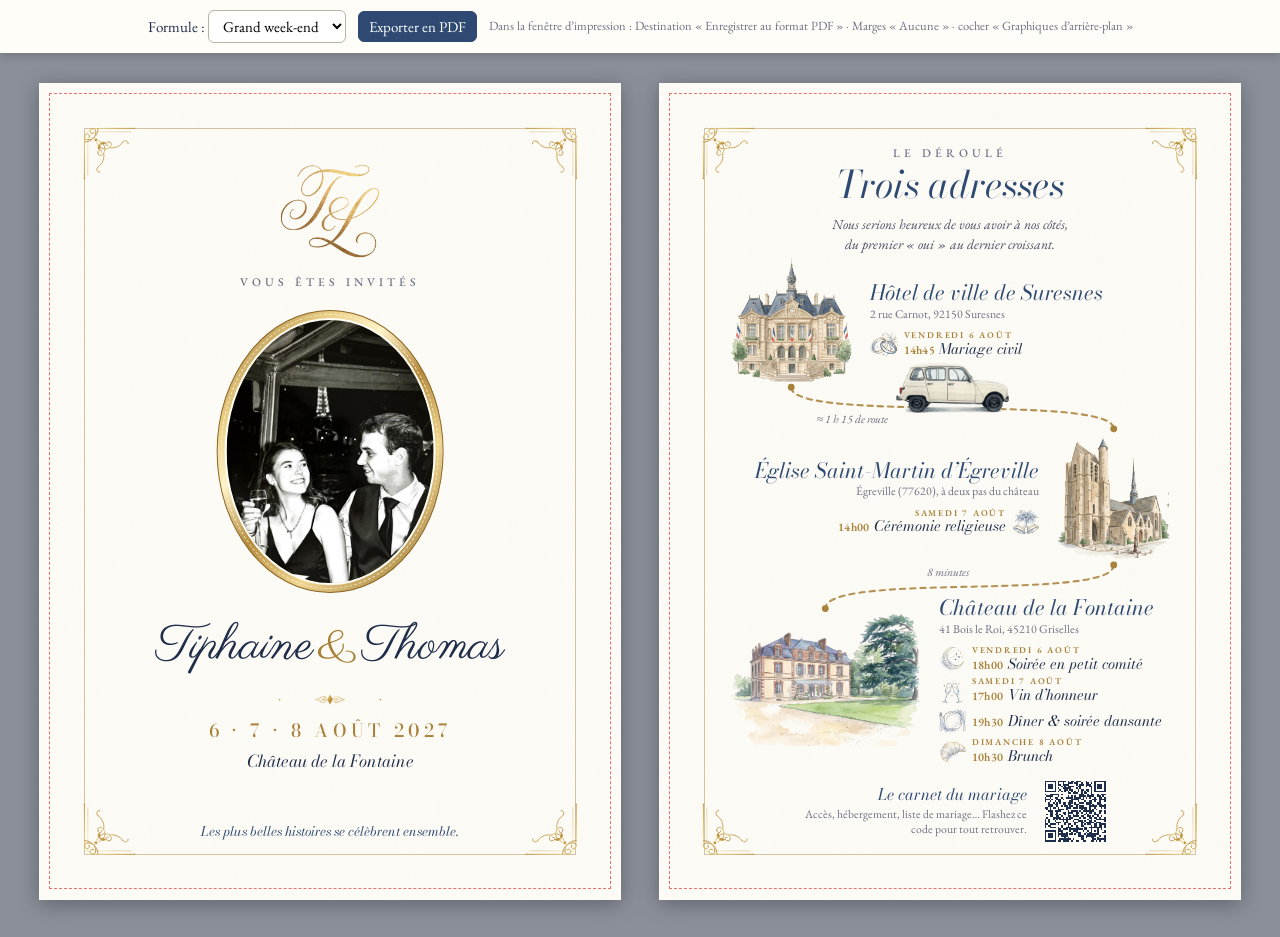
<file: impression/faire-part-papier.html>
<!doctype html>
<html lang="fr"><head><meta charset="utf-8">
<title>Faire-part papier</title>
<!-- polices intégrées (fonctionne en ouvrant le fichier directement dans Chrome) -->
<link rel="stylesheet" href="polices.css">
<script>
/* =====================================================================
   FAIRE-PART PAPIER — TOUT CE QUI SE MODIFIE EST ICI
   ---------------------------------------------------------------------
   1. Modifiez les textes / horaires / positions ci-dessous, enregistrez.
   2. Rechargez la page dans Chrome (Cmd + R) pour voir le résultat.
   3. Choisissez la formule en haut de la page, puis « Exporter en PDF ».
   Rappels :
   • apostrophe typographique ’ dans les textes (ou \' ).
   • toutes les positions / tailles sont en millimètres, mesurées depuis
     le coin haut-gauche de la page AVEC fond perdu (154 × 216 mm).
     La coupe se fait à 3 mm du bord (pointillés rouges à l'écran).
     Gardez textes et dessins à au moins 8 mm du bord (5 mm après coupe).
   ===================================================================== */
window.REGLAGES = {

  /* --- RECTO -------------------------------------------------------- */
  recto: {
    surtitre: 'Vous êtes invités',
    prenom1: 'Tiphaine',
    prenom2: 'Thomas',
    lieu: 'Château de la Fontaine',
    photo: '../photos/bateau-nb.jpg',          // photo du médaillon
    cadragePhoto: '50% 30%',                    // position de la photo dans l'ovale (horizontal vertical)
    monogramme: '../photos/monogramme-lettres.png',
    phraseFin: 'Les plus belles histoires se célèbrent ensemble.',
    /* positions verticales (mm depuis le haut) et tailles */
    pos: {
      monogramme:   { haut: 21, largeur: 27 },
      surtitre:     { haut: 51 },
      medaillon:    { haut: 60, largeur: 60, hauteur: 75 },
      prenoms:      { haut: 141, taille: 13 },        // taille = hauteur de police en mm
      ornement:     { haut: 161, largeur: 32 },
      date:         { haut: 168, taille: 4.8 },
      lieu:         { haut: 177, taille: 4.4 },
      phraseFin:    { haut: 196, taille: 3.5 }
    }
  },

  /* --- VERSO -------------------------------------------------------- */
  verso: {
    surtitre: 'Le déroulé',
    titre3lieux: 'Trois adresses',
    titre2lieux: 'Deux adresses',
    /* QR code en bas de page vers le carnet pratique ({code} = code de la formule).
       Pas le lien d'invitation : il est nominatif et envoyé séparément.
       ⚠ Scannez le QR code imprimé avec votre téléphone avant de lancer l'impression. */
    carnet: {
      lien: 'https://th0maslavigne.github.io/mariage/site.html?f={code}',
      titre: 'Le carnet du mariage',
      texte: 'Accès, hébergement, liste de mariage… Flashez ce code pour tout retrouver.',
      taille: 17                                 // côté du QR code en mm
    },
    /* la 4L : sur quel tronçon (1 = entre le 1er et le 2e lieu), largeur en mm */
    voiture: { troncon: 1, largeur: 30, image: '../photos/4l-profil.png', imageInverse: '../photos/4l-profil-d.png' },
    /* texte affiché le long de la route, selon le lieu de départ */
    trajets: { mairie: '≈ 1 h 15 de route', eglise: '8 minutes' },
    /* rangées des lieux : haut (mm), hauteur (mm), côté de l'illustration ('left' ou 'right') */
    rangees3: [ { haut: 46, hauteur: 33, cote: 'left' }, { haut: 93, hauteur: 33, cote: 'right' }, { haut: 139, hauteur: 38, cote: 'left' } ],
    rangees2: [ { haut: 52, hauteur: 46, cote: 'left' }, { haut: 120, hauteur: 50, cote: 'right' } ],
    margeGauche: 19, margeDroite: 135,          // zone utile du verso (mm)
    largeurMaxIllustration: { mairie: 40, eglise: 40, chateau: 50 }
  },

  /* --- LES LIEUX ---------------------------------------------------- */
  lieux: {
    mairie:  { nom: 'Hôtel de ville de Suresnes',      adresse: '2 rue Carnot, 92150 Suresnes',              image: '../photos/lieux/mairie.webp' },
    eglise:  { nom: 'Église Saint-Martin d’Égreville', adresse: 'Égreville (77620), à deux pas du château',  image: '../photos/lieux/eglise.webp' },
    chateau: { nom: 'Château de la Fontaine',          adresse: '41 Bois le Roi, 45210 Griselles',           image: '../photos/lieux/chateau.webp' }
  },
  ordreLieux: ['mairie', 'eglise', 'chateau'],   // ordre d'affichage de haut en bas

  /* --- LES MOMENTS --------------------------------------------------
     icone : rings | moon | bells | glasses | plate | croissant | gift | window   */
  moments: {
    mairie:  { jour: 'Vendredi 6 août', heure: '14h45', titre: 'Mariage civil',           lieu: 'mairie',  icone: 'rings' },
    veillee: { jour: 'Vendredi 6 août', heure: '18h00', titre: 'Soirée en petit comité',  lieu: 'chateau', icone: 'moon' },
    eglise:  { jour: 'Samedi 7 août',   heure: '14h00', titre: 'Cérémonie religieuse',    lieu: 'eglise',  icone: 'bells' },
    vin:     { jour: 'Samedi 7 août',   heure: '17h00', titre: 'Vin d’honneur',           lieu: 'chateau', icone: 'glasses' },
    diner:   { jour: 'Samedi 7 août',   heure: '19h30', titre: 'Dîner & soirée dansante', lieu: 'chateau', icone: 'plate' },
    brunch:  { jour: 'Dimanche 8 août', heure: '10h30', titre: 'Brunch',                  lieu: 'chateau', icone: 'croissant' }
  },

  /* --- LES 3 FORMULES ----------------------------------------------- */
  formules: {
    'grand-weekend-7q': {
      nom: 'Grand week-end',
      dates: '6 · 7 · 8 août 2027',
      intro: 'Nous serions heureux de vous avoir à nos côtés, du premier « oui » au dernier croissant.',
      moments: ['mairie', 'veillee', 'eglise', 'vin', 'diner', 'brunch']
    },
    'noce-4m': {
      nom: 'Noce',
      dates: '7 & 8 août 2027',
      intro: 'Nous serions heureux de vous avoir à nos côtés au vin d’honneur, au dîner et au brunch du lendemain.',
      moments: ['eglise', 'vin', 'diner', 'brunch']
    },
    'vin-honneur-2k': {
      nom: 'Vin d’honneur',
      dates: 'Samedi 7 août 2027',
      intro: 'Nous serions heureux de vous avoir à nos côtés au vin d’honneur.',
      moments: ['eglise', 'vin']
    }
  },

  /* --- COULEURS ----------------------------------------------------- */
  couleurs: {
    carte: '#fffdf8',       // papier crème (jusqu'au bord, fond perdu compris)
    encre: '#1E2D4A',       // bleu nuit (prénoms, textes)
    titres: '#2E4A72',      // titres des lieux
    or: '#a8813a',          // dates, horaires, route
    gris: '#6f7186'         // surtitres, adresses
  }
};
</script>
<style>
/* A5 + 3 mm de fond perdu de chaque côté */
@page { size: 154mm 216mm; margin: 0; }
:root {
  --ink: #1E2D4A; --blue: #2E4A72; --muted: #6f7186; --gold: #a8813a; --card: #fffdf8; --env: #a9c0de;
  --f-display: 'Bodoni Moda', Georgia, serif; --f-body: 'EB Garamond', Georgia, serif; --f-hand: 'Parisienne', cursive;
}
* { box-sizing: border-box; margin: 0; padding: 0; }
body { font-family: var(--f-body); color: var(--ink); -webkit-print-color-adjust: exact; print-color-adjust: exact; }
.page { position: relative; width: 154mm; height: 216mm; overflow: hidden; background: var(--card); page-break-after: always; break-after: page; }
.page:last-child { page-break-after: auto; break-after: auto; }
@media screen {
  html, body { background: #8a8f99; }
  body { padding: 22mm 10mm 10mm; display: flex; gap: 10mm; flex-wrap: wrap; justify-content: center; }
  .page { box-shadow: 0 4px 20px rgba(0,0,0,.3); }
  .trim { position: absolute; inset: 3mm; outline: .2mm dashed rgba(220,0,0,.55); pointer-events: none; z-index: 99; }
  .barre { position: fixed; top: 0; left: 0; right: 0; z-index: 100; display: flex; gap: 12px; align-items: center; justify-content: center; flex-wrap: wrap;
    padding: 10px 16px; background: #fffdf8; box-shadow: 0 2px 10px rgba(0,0,0,.2); font: 15px/1.3 var(--f-body); }
  .barre select, .barre button { font: inherit; padding: 5px 10px; border-radius: 6px; border: 1px solid #b9b2a2; background: #fff; cursor: pointer; }
  .barre button { background: #2E4A72; color: #fff; border-color: #2E4A72; }
  .barre small { color: #6f7186; }
}
@media print { .trim, .barre { display: none !important; } }
.frame { position: absolute; inset: 0; width: 154mm; height: 216mm; }
.card { position: absolute; inset: 0; }
.grain { position: absolute; inset: 0; background: url("../photos/grain-carte.png") 0 0 / 50mm 50mm; opacity: .55; mix-blend-mode: multiply; pointer-events: none; }
.abs { position: absolute; }
.center { left: 0; right: 0; text-align: center; }
.fili { position: absolute; width: 15mm; z-index: 2; }
.fili svg { display: block; width: 100%; height: auto; }
.fili.tl { left: 11mm; top: 11mm; } .fili.tr { right: 11mm; top: 11mm; transform: scaleX(-1); }
.fili.bl { left: 11mm; bottom: 11mm; transform: scaleY(-1); } .fili.br { right: 11mm; bottom: 11mm; transform: scale(-1,-1); }
.orn svg { display: block; width: 100%; height: auto; }
.eyebrow { font: 500 3.1mm/1 var(--f-body); letter-spacing: .34em; text-transform: uppercase; color: var(--muted); }
.hcenter { left: 50%; transform: translateX(-50%); }

/* ---------- RECTO ---------- */
.medaillon { border-radius: 50%; padding: 1.9mm; margin: 0; border: .25mm solid #8a6424;
  background: linear-gradient(135deg, #8a6424, #e9cd84 22%, #fff3c8 36%, #b48a3c 52%, #f0d690 70%, #8a6424); }
.filet { position: absolute; inset: 11.9mm; border: .2mm solid var(--gold); opacity: .45; pointer-events: none; }
.r-fin { font-style: italic; line-height: 1.2; font-family: var(--f-display); color: var(--blue); }
.qr { position: absolute; left: 0; right: 0; display: flex; align-items: center; justify-content: center; gap: 4mm; }
.qr svg { display: block; flex: none; }
.qr .qt { max-width: 62mm; text-align: right; }
.qr .qt b { display: block; font: italic 400 4.2mm/1.15 var(--f-display); color: var(--blue); }
.qr .qt span { display: block; font: 400 3.1mm/1.3 var(--f-body); color: var(--muted); margin-top: .8mm; }
.medaillon::after { content: ''; position: absolute; inset: .9mm; border-radius: 50%; border: .2mm dashed rgba(255,246,214,.8); }
.medaillon img { display: block; width: 100%; height: 100%; object-fit: cover; border-radius: 50%; border: .7mm solid var(--card); }
.r-names { font-weight: 400; line-height: 1.25; font-family: var(--f-hand); color: var(--ink); white-space: nowrap; }
.r-names i { font-style: normal; color: var(--gold); padding: 0 .08em; }
.r-date { font-weight: 500; line-height: 1; font-family: var(--f-display); letter-spacing: .24em; text-transform: uppercase; color: var(--gold); }
.r-place { font-style: italic; line-height: 1.2; font-family: var(--f-display); color: var(--ink); }

/* ---------- VERSO ---------- */
.v-eye { top: 17mm; }
.v-title { top: 21.5mm; font: italic 400 10mm/1.1 var(--f-display); color: var(--blue); }
.v-intro { top: 35mm; left: 20mm; right: 20mm; font: italic 400 3.65mm/1.4 var(--f-body); color: #4b4f66; text-align: center; text-wrap: balance; }
.lieu img.ill { position: absolute; object-fit: contain; }
.lieu .txt { position: absolute; }
.lieu h3 { font: italic 400 5.6mm/1.05 var(--f-display); color: var(--blue); }
.lieu .adr { font: 400 3.15mm/1.3 var(--f-body); color: var(--muted); margin-top: .9mm; }
.lieu ul { list-style: none; margin-top: 2.3mm; }
.lieu li { display: grid; grid-template-columns: 7.2mm 1fr; align-items: center; column-gap: 1.6mm; margin-top: 1.3mm; }
.lieu li img { width: 7.2mm; height: 6.4mm; object-fit: contain; }
.lieu li .jour { display: block; font: 600 2.35mm/1.1 var(--f-body); letter-spacing: .2em; text-transform: uppercase; color: var(--gold); }
.lieu li .quoi { display: block; font: italic 400 3.85mm/1.15 var(--f-display); color: var(--ink); }
.lieu li .h { font: 600 3.1mm/1 var(--f-body); color: var(--gold); font-style: normal; margin-right: 1.2mm; letter-spacing: .02em; }
.right .txt { text-align: right; }
.right li { grid-template-columns: 1fr 7.2mm; }
.right li img { order: 2; }
.route { position: absolute; inset: 0; width: 154mm; height: 216mm; pointer-events: none; }
.car { position: absolute; z-index: 3; }
.car img { display: block; width: 100%; height: auto; }
.duree { position: absolute; font: italic 400 3.1mm/1.1 var(--f-body); color: var(--muted); white-space: nowrap; }
</style>
</head><body>
<div class="barre">
  <label>Formule : <select id="choix"></select></label>
  <button id="imprimer">Exporter en PDF</button>
  <small>Dans la fenêtre d’impression : Destination « Enregistrer au format PDF » · Marges « Aucune » · cocher « Graphiques d’arrière-plan »</small>
</div>
<div id="out"></div>
<script src="../sketches.js"></script>
<script src="qrcode.js"></script>
<script>
const R = window.REGLAGES, S = window.SKETCH;
const P = new URLSearchParams(location.search);
const f = R.formules[P.get('f')] ? P.get('f') : Object.keys(R.formules)[0], F = R.formules[f];
const mm = v => v + 'mm';
const rootStyle = document.documentElement.style, Cc = R.couleurs;
rootStyle.setProperty('--card', Cc.carte); rootStyle.setProperty('--ink', Cc.encre);
rootStyle.setProperty('--blue', Cc.titres); rootStyle.setProperty('--gold', Cc.or); rootStyle.setProperty('--muted', Cc.gris);

/* barre d'outils (écran seulement) */
const sel = document.getElementById('choix');
sel.innerHTML = Object.entries(R.formules).map(([k, v]) => `<option value="${k}"${k === f ? ' selected' : ''}>${v.nom}</option>`).join('');
sel.onchange = () => { const u = new URL(location.href); u.searchParams.set('f', sel.value); location.href = u.href; };
document.getElementById('imprimer').onclick = () => { document.title = 'faire-part-' + f; window.print(); };

/* charge une image pour connaître ses proportions */
const ratio = src => new Promise(ok => { const i = new Image(); i.onload = () => ok(i.naturalHeight / i.naturalWidth); i.onerror = () => ok(1); i.src = src; });
const fili = () => ['tl','tr','bl','br'].map(c => `<span class="fili ${c}">${S.filigrane()}</span>`).join('');

/* filet doré fin, aligné sur les coins */
function frame() { return `<div class="filet"></div>`; }
/* QR code vectoriel */
function qrSVG(texte, cote, couleur) {
  const q = qrcode(0, 'M'); q.addData(texte); q.make();
  const n = q.getModuleCount(); let d = '';
  for (let r = 0; r < n; r++) for (let c = 0; c < n; c++) if (q.isDark(r, c)) d += `M${c} ${r}h1v1h-1z`;
  return `<svg viewBox="-1 -1 ${n + 2} ${n + 2}" style="width:${cote}mm;height:${cote}mm" shape-rendering="crispEdges"><rect x="-1" y="-1" width="${n + 2}" height="${n + 2}" fill="${Cc.carte}"/><path d="${d}" fill="${couleur}"/></svg>`;
}

(async () => {
  /* ---------- RECTO ---------- */
  const RE = R.recto, Q = RE.pos;
  const recto = `<section class="page">${frame()}<div class="card">
    <div class="grain"></div>${fili()}
    <img class="abs hcenter" src="${RE.monogramme}" style="top:${mm(Q.monogramme.haut)};width:${mm(Q.monogramme.largeur)}" alt="">
    <div class="abs center eyebrow" style="top:${mm(Q.surtitre.haut)}">${RE.surtitre}</div>
    <figure class="abs hcenter medaillon" style="top:${mm(Q.medaillon.haut)};width:${mm(Q.medaillon.largeur)};height:${mm(Q.medaillon.hauteur)}"><img src="${RE.photo}" style="object-position:${RE.cadragePhoto}" alt=""></figure>
    <div class="abs center r-names" style="top:${mm(Q.prenoms.haut)};font-size:${mm(Q.prenoms.taille)}">${RE.prenom1}<i>&amp;</i>${RE.prenom2}</div>
    <div class="abs hcenter orn" style="top:${mm(Q.ornement.haut)};width:${mm(Q.ornement.largeur)}">${S.ornement()}</div>
    <div class="abs center r-date" style="top:${mm(Q.date.haut + .9)};font-size:${mm(Q.date.taille)}">${F.dates}</div>
    <div class="abs center r-place" style="top:${mm(Q.lieu.haut)};font-size:${mm(Q.lieu.taille)}">${RE.lieu}</div>
    <div class="abs center r-fin" style="top:${mm(Q.phraseFin.haut)};font-size:${mm(Q.phraseFin.taille)}">${RE.phraseFin}</div>
  </div><div class="trim"></div></section>`;

  /* ---------- VERSO ---------- */
  const V = R.verso;
  const ids = R.ordreLieux.filter(id => F.moments.some(m => R.moments[m].lieu === id));
  const n = ids.length, rows = n >= 3 ? V.rangees3 : V.rangees2;
  const titre = n >= 3 ? V.titre3lieux : V.titre2lieux;
  const X0 = V.margeGauche, X1 = V.margeDroite;
  const ratios = await Promise.all(ids.map(id => ratio(R.lieux[id].image)));
  const carRatio = await ratio(V.voiture.image);
  let lieuxHTML = '', anchors = [];
  ids.forEach((id, i) => {
    const L = R.lieux[id], RW = rows[i], rt = ratios[i];
    const iw = Math.min(V.largeurMaxIllustration[id] || 40, RW.hauteur / rt), ihh = iw * rt;
    const left = RW.cote === 'left';
    const ix = left ? X0 : X1 - iw, iy = RW.haut + (RW.hauteur - ihh) / 2;
    const tx = left ? ix + iw + 5 : X0, tw = (X1 - X0) - iw - 5;
    let prevJour = '';
    const items = F.moments.filter(m => R.moments[m].lieu === id).map(m => { const M = R.moments[m];
      const j = M.jour !== prevJour ? `<span class="jour">${M.jour}</span>` : ''; prevJour = M.jour;
      return `<li><img src="../photos/icones/${M.icone}.webp" alt=""><span>${j}<span class="quoi"><span class="h">${M.heure}</span>${M.titre}</span></span></li>`; }).join('');
    lieuxHTML += `<div class="lieu ${left ? 'left' : 'right'}">
      <img class="ill" src="${L.image}" style="left:${mm(ix)};top:${mm(iy)};width:${mm(iw)};height:${mm(ihh)}" alt="">
      <div class="txt" data-row="${i}" style="left:${mm(tx)};width:${mm(tw)};top:${mm(RW.haut)}">
        <h3>${L.nom}</h3><div class="adr">${L.adresse}</div><ul>${items}</ul></div></div>`;
    anchors.push({ cx: ix + iw / 2, top: iy, bot: iy + ihh });
  });
  /* route en pointillés dorés entre les illustrations + la 4L */
  let route = '', extras = '';
  for (let i = 0; i < n - 1; i++) {
    const a = anchors[i], b = anchors[i + 1];
    const x0 = a.cx, y0 = a.bot + 1.5, x3 = b.cx, y3 = b.top - 1.5, my = (y0 + y3) / 2;
    route += `<path d="M${x0} ${y0} C ${x0} ${my + 4}, ${x3} ${my - 4}, ${x3} ${y3}" fill="none" stroke="${Cc.or}" stroke-width=".55" stroke-dasharray="1.4 1.3" stroke-linecap="round" opacity=".85"/>
      <circle cx="${x0}" cy="${y0}" r=".9" fill="${Cc.or}"/><circle cx="${x3}" cy="${y3}" r=".9" fill="${Cc.or}"/>`;
    const avecVoiture = i === V.voiture.troncon - 1 || (n === 2);
    const cw = V.voiture.largeur, chh = cw * carRatio, droite = x3 > x0, cx = (x0 + x3) / 2;
    if (avecVoiture) extras += `<div class="car" style="left:${mm(cx - cw/2)};top:${mm(my - chh * .9)};width:${mm(cw)}"><img src="${droite ? V.voiture.image : V.voiture.imageInverse}" alt=""></div>`;
    const label = V.trajets[ids[i]] || '';
    if (label) {
      const lx = avecVoiture ? cx + (droite ? -cw/2 - 2 : cw/2 + 2) : cx;
      const ly = avecVoiture ? my + 1.2 : my - 5.5;
      const versGauche = avecVoiture ? droite : !droite;
      extras += `<div class="duree" style="left:${mm(lx)};top:${mm(ly)};transform:translateX(${versGauche ? '-100%' : '0'})">${label}</div>`;
    }
  }
  const verso = `<section class="page">${frame()}<div class="card">
    <div class="grain"></div>${fili()}
    <div class="abs center eyebrow v-eye">${V.surtitre}</div>
    <div class="abs center v-title">${titre}</div>
    <div class="abs v-intro">${F.intro}</div>
    <svg class="route" viewBox="0 0 154 216">${route}</svg>
    ${lieuxHTML}${extras}
    <div class="qr" style="bottom:15mm"><div class="qt"><b>${V.carnet.titre}</b><span>${V.carnet.texte}</span></div>${qrSVG(V.carnet.lien.replace('{code}', encodeURIComponent(f)), V.carnet.taille, Cc.encre)}</div>
  </div><div class="trim"></div></section>`;

  document.getElementById('out').outerHTML = (P.has('verso') ? '' : recto) + (P.has('recto') ? '' : verso);
  /* centre verticalement chaque bloc texte sur sa rangée (une fois les polices chargées) */
  const centrer = () => document.querySelectorAll('.txt').forEach(t => { const RW = rows[+t.dataset.row];
    const h = t.getBoundingClientRect().height * 25.4 / 96; t.style.top = mm(RW.haut + (RW.hauteur - h) / 2); });
  centrer(); await document.fonts.ready; centrer(); document.body.dataset.ready = 1;
})();
</script>
</body></html>
</file>
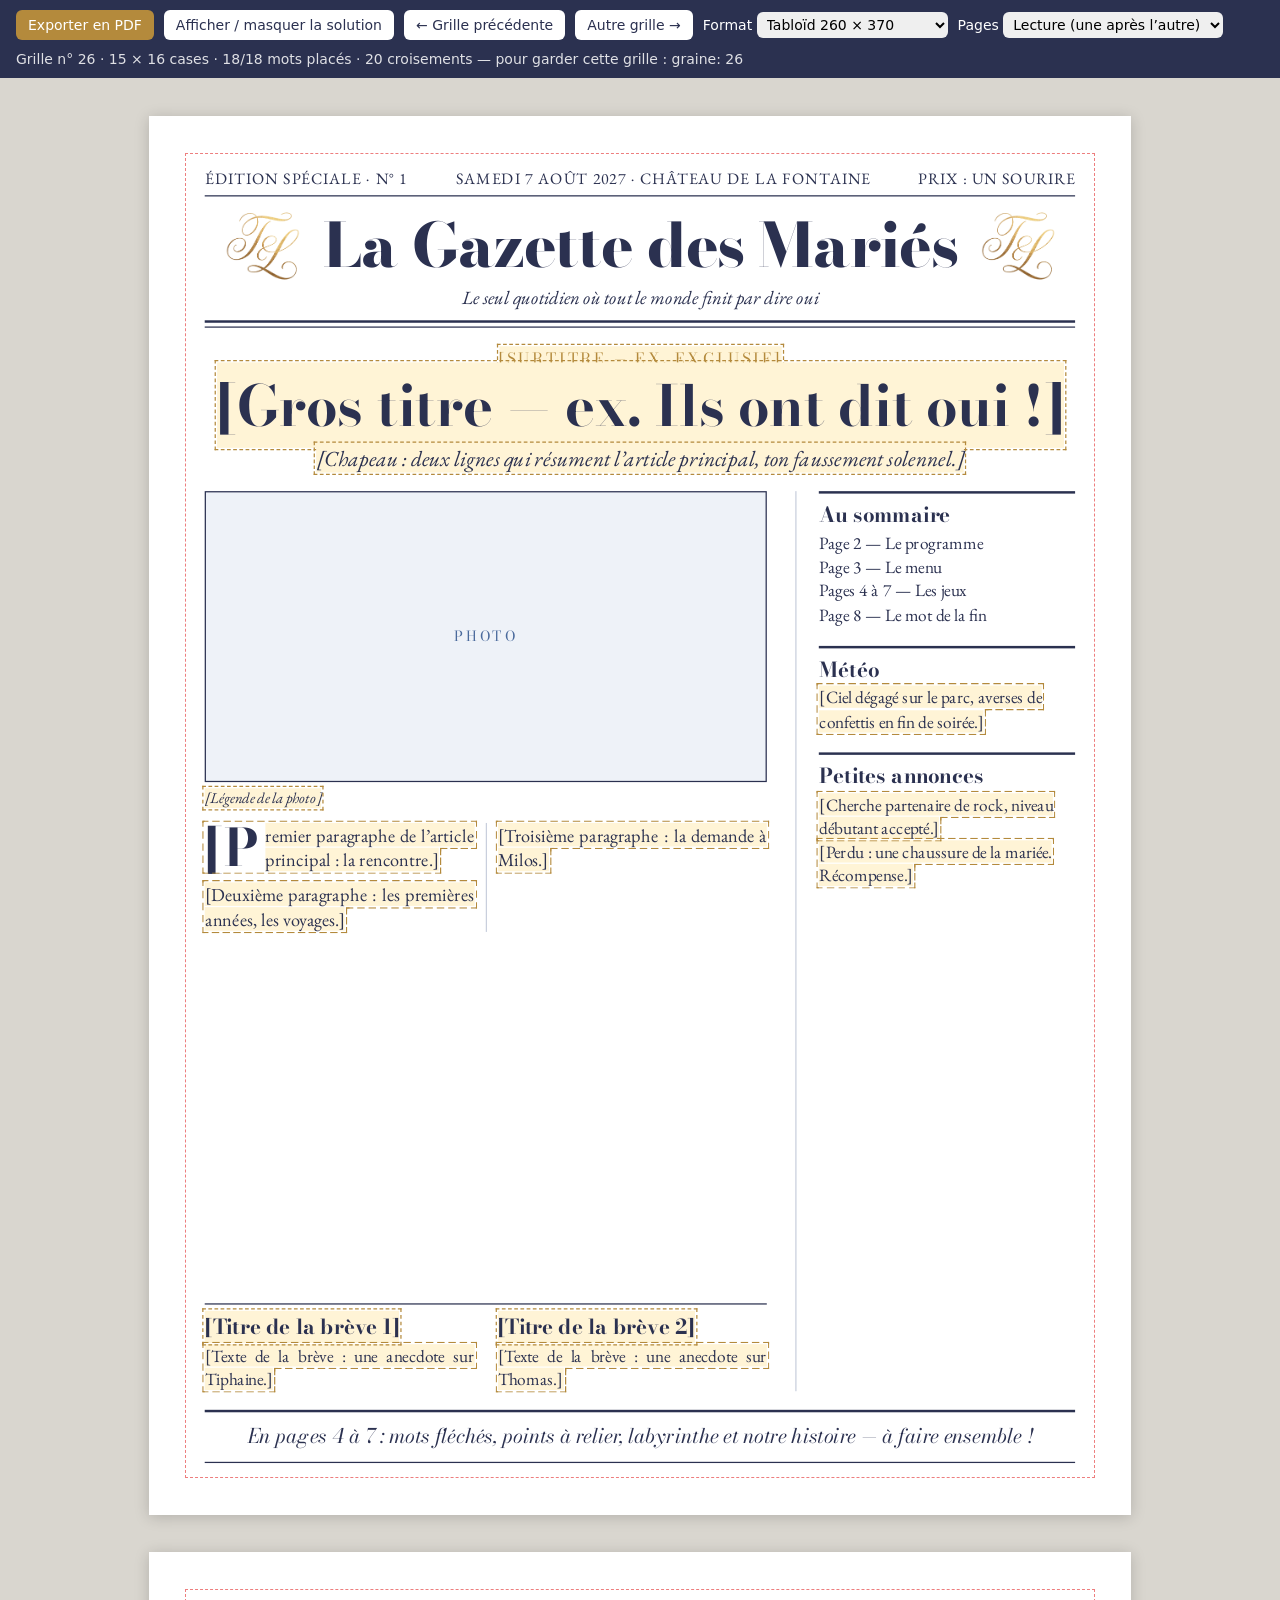
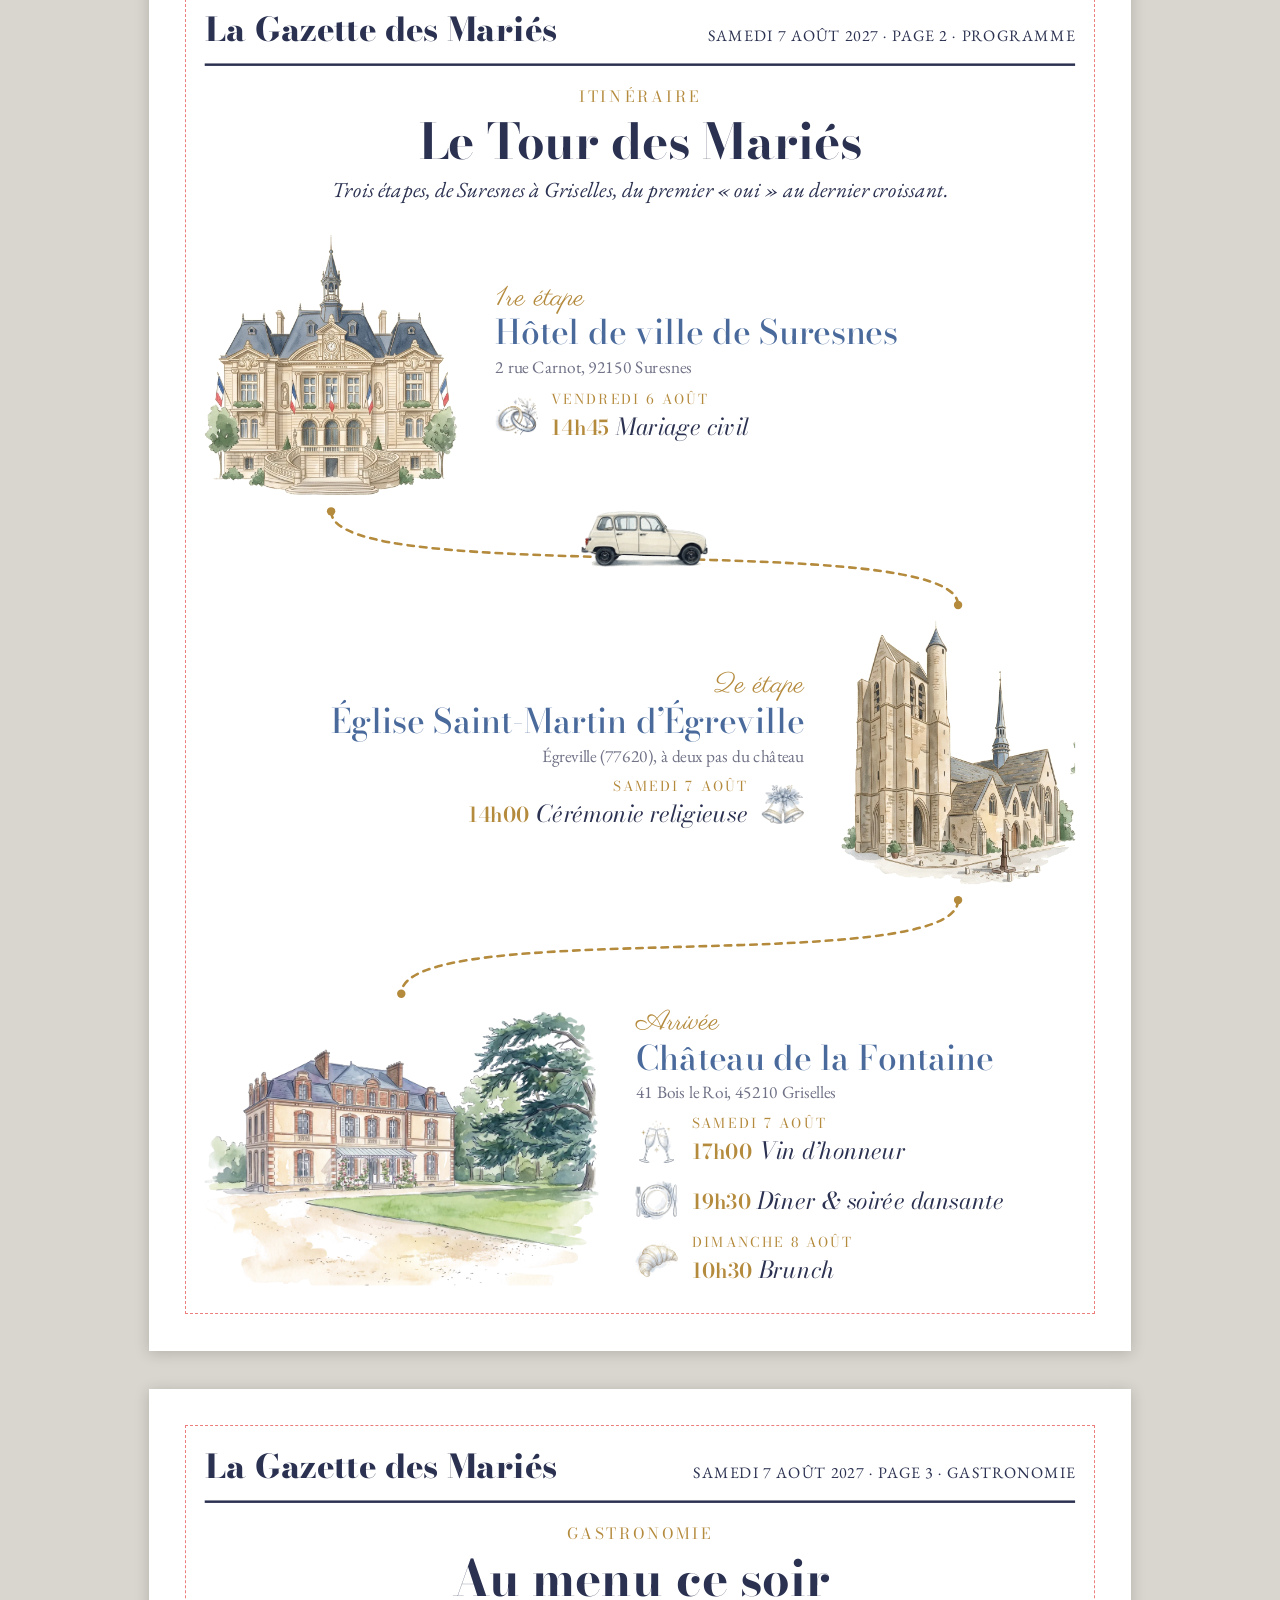
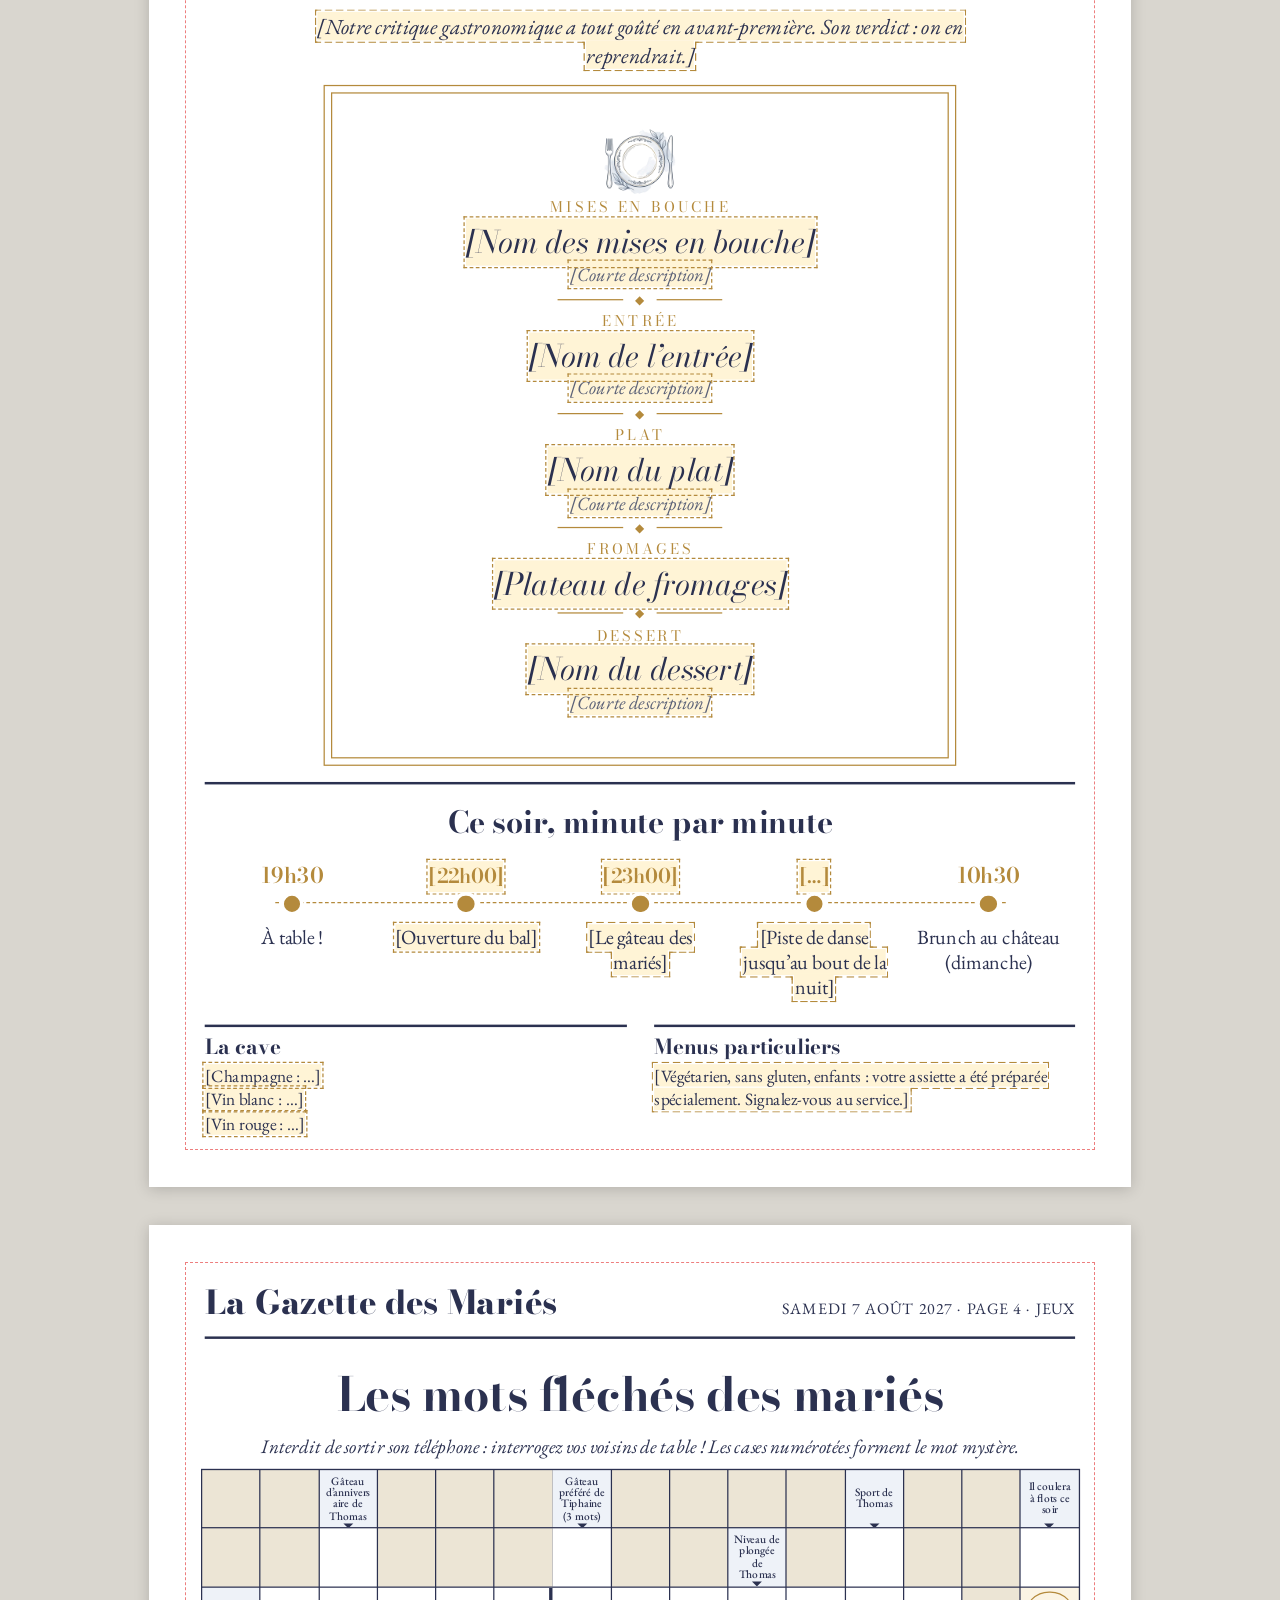
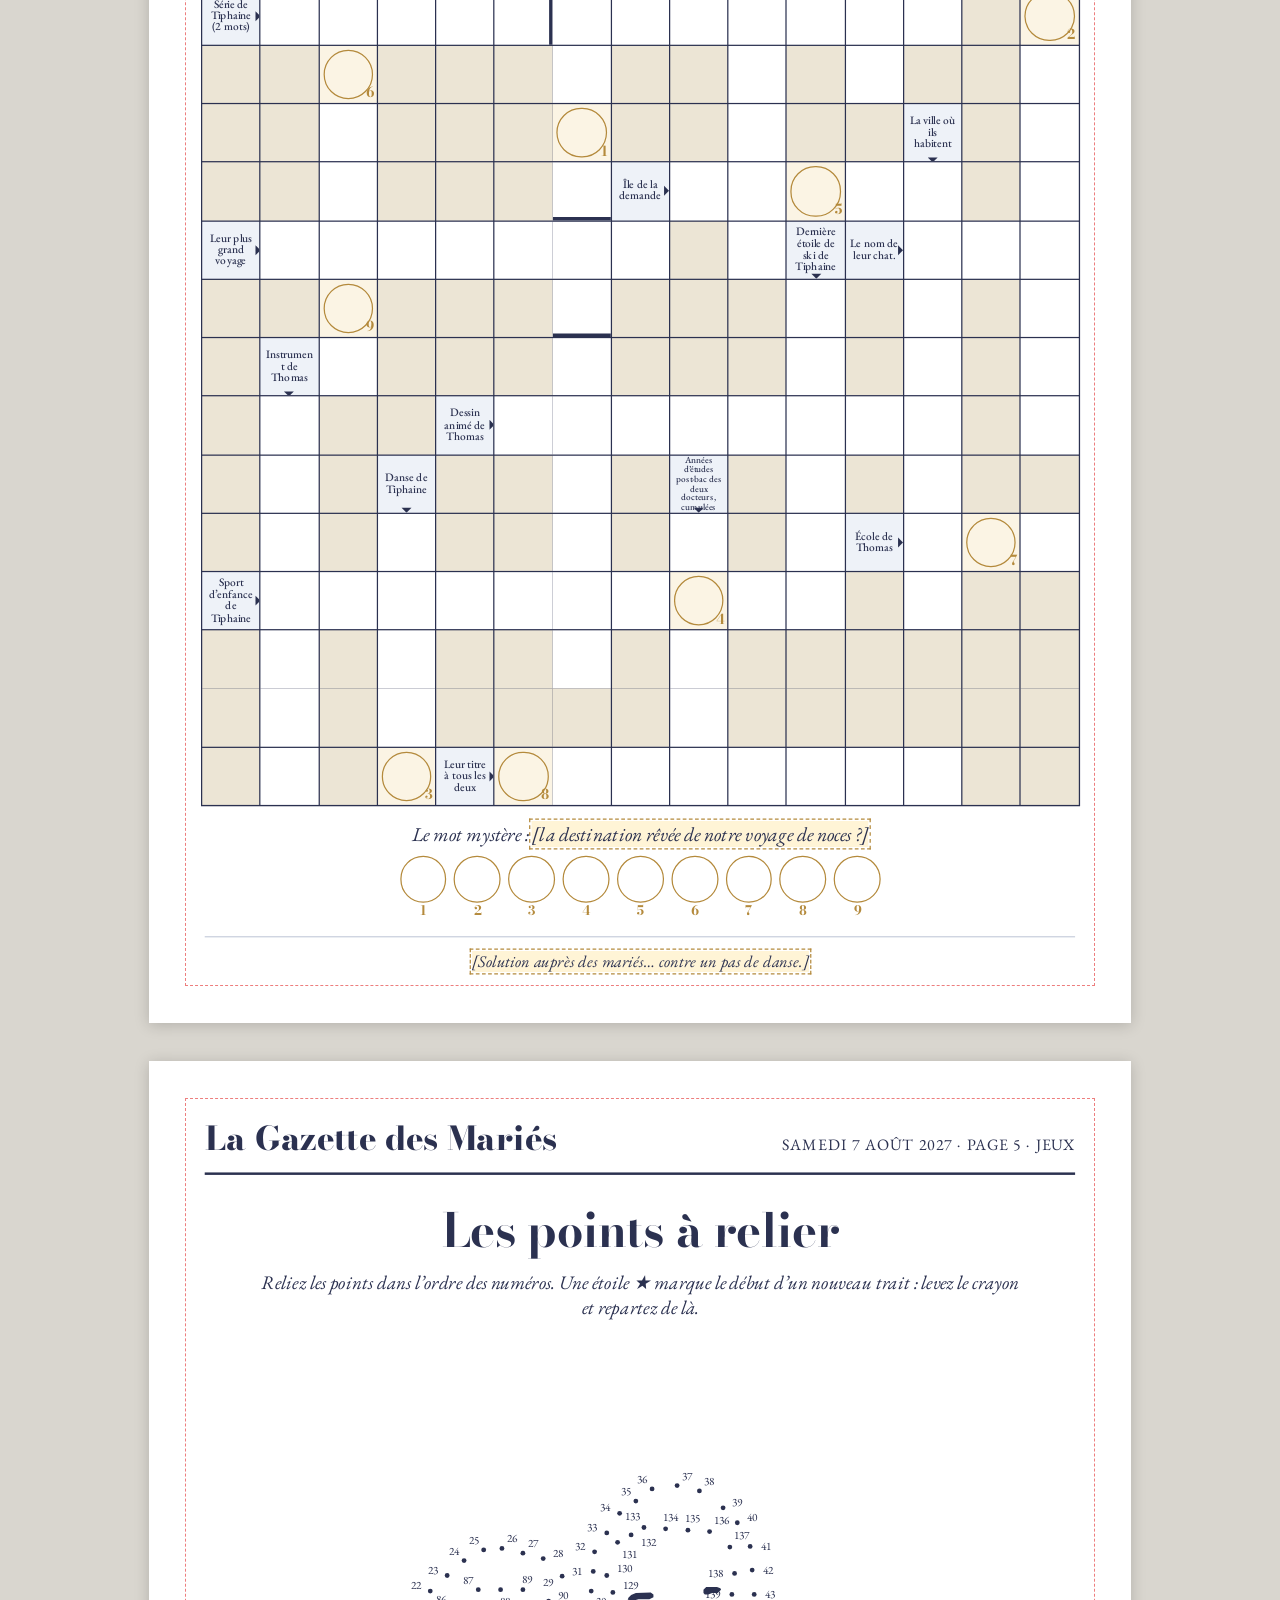
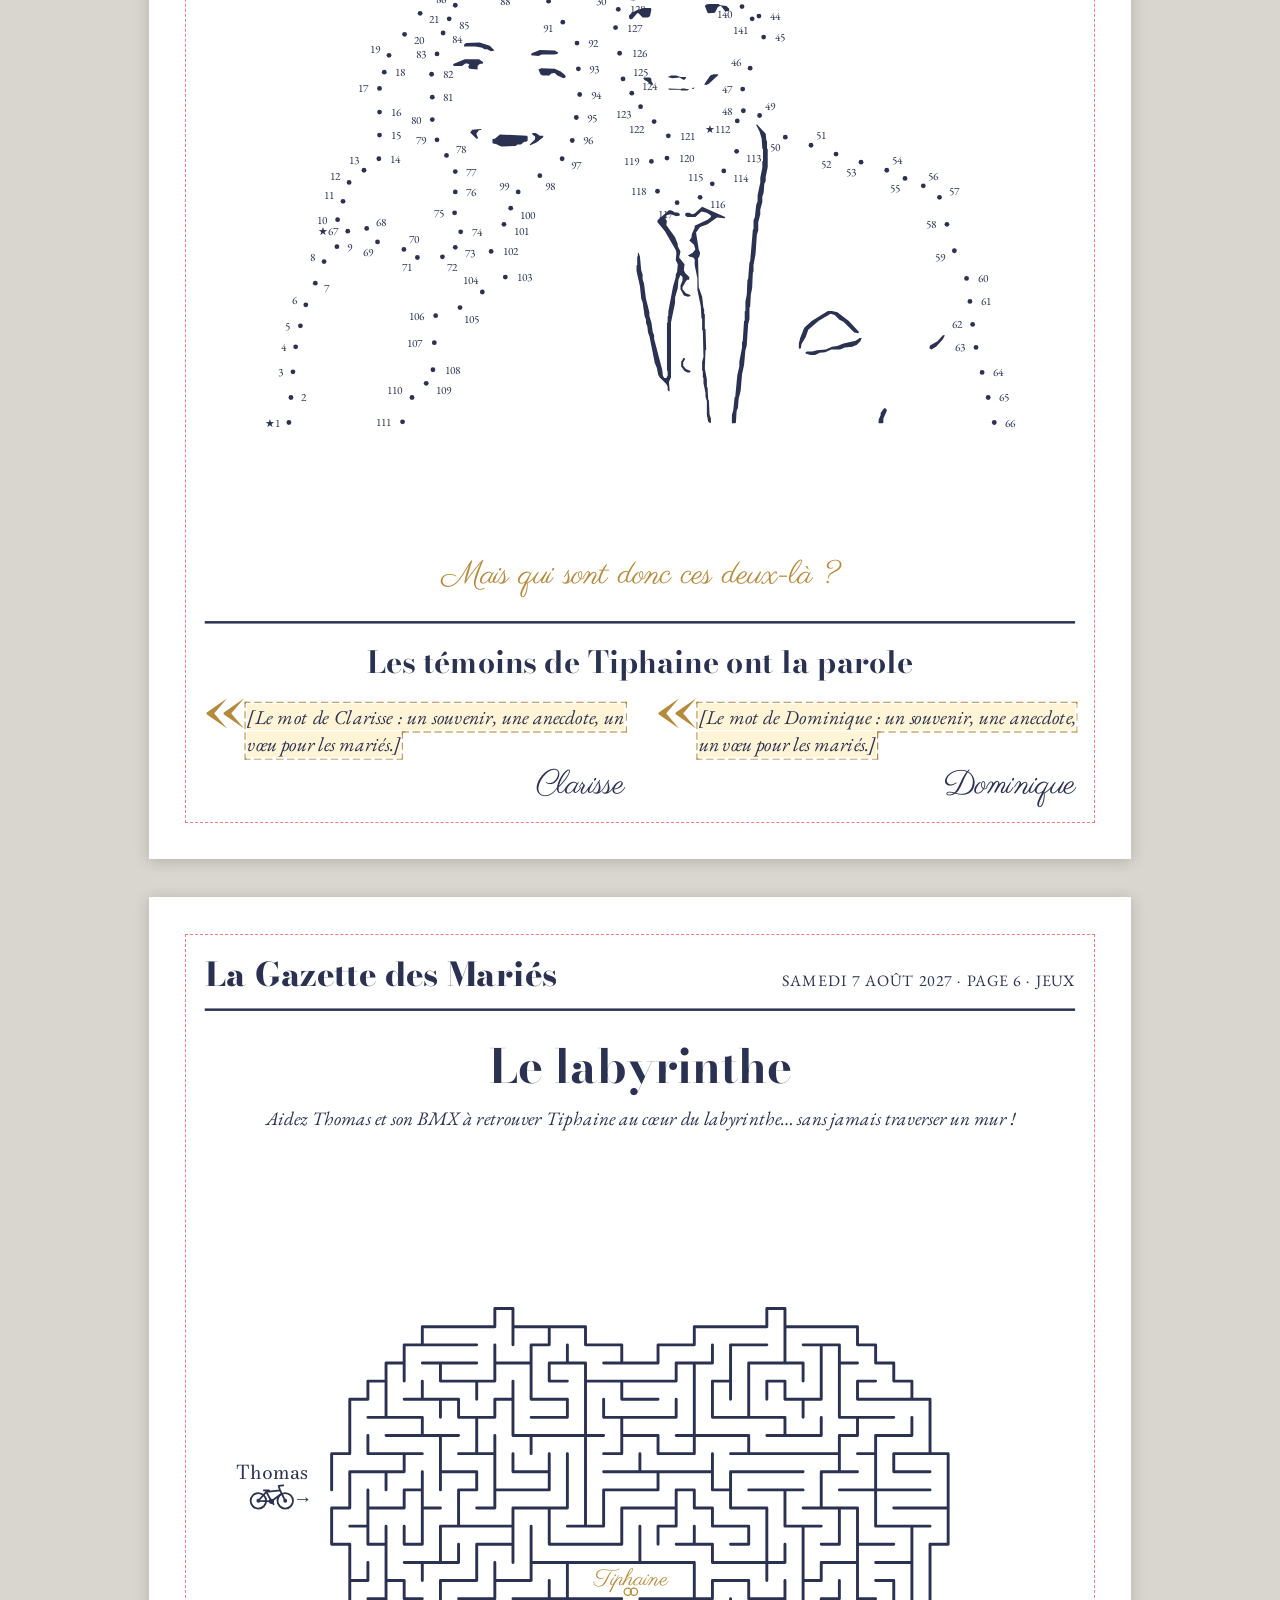
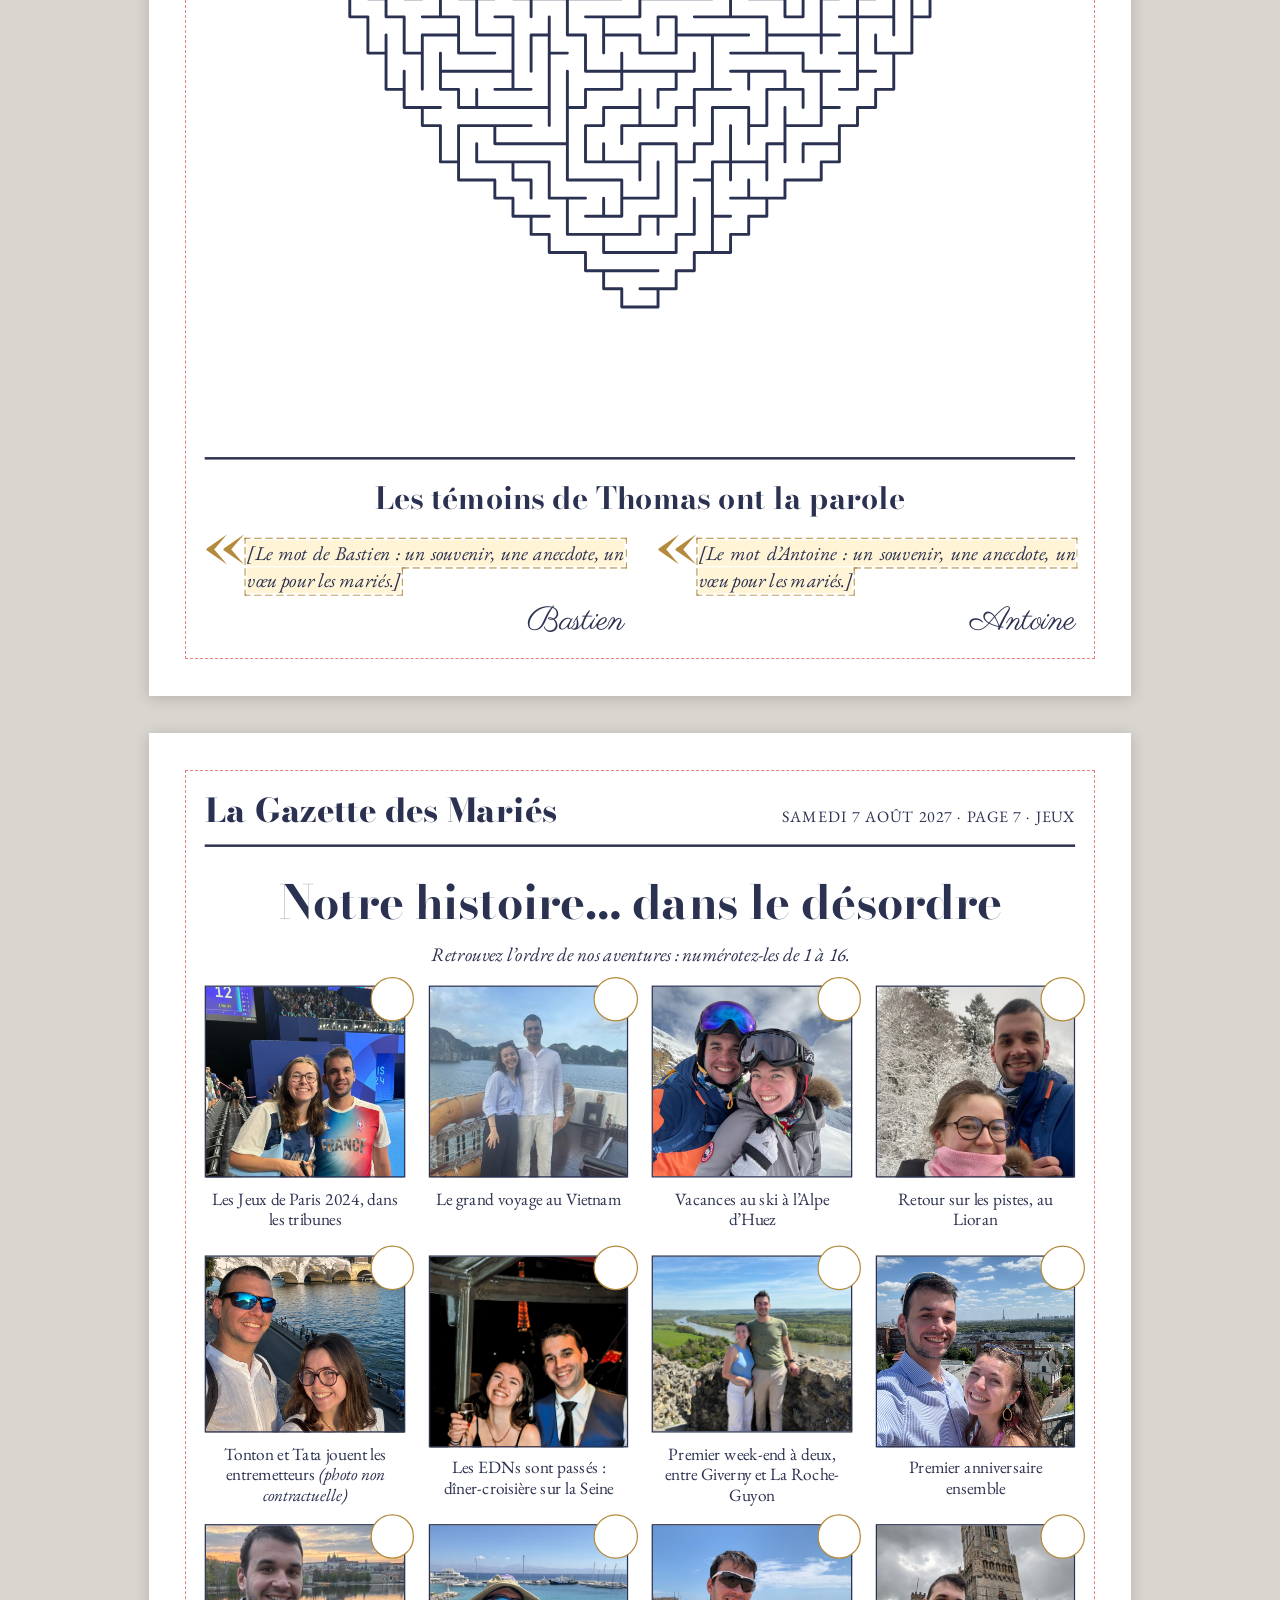
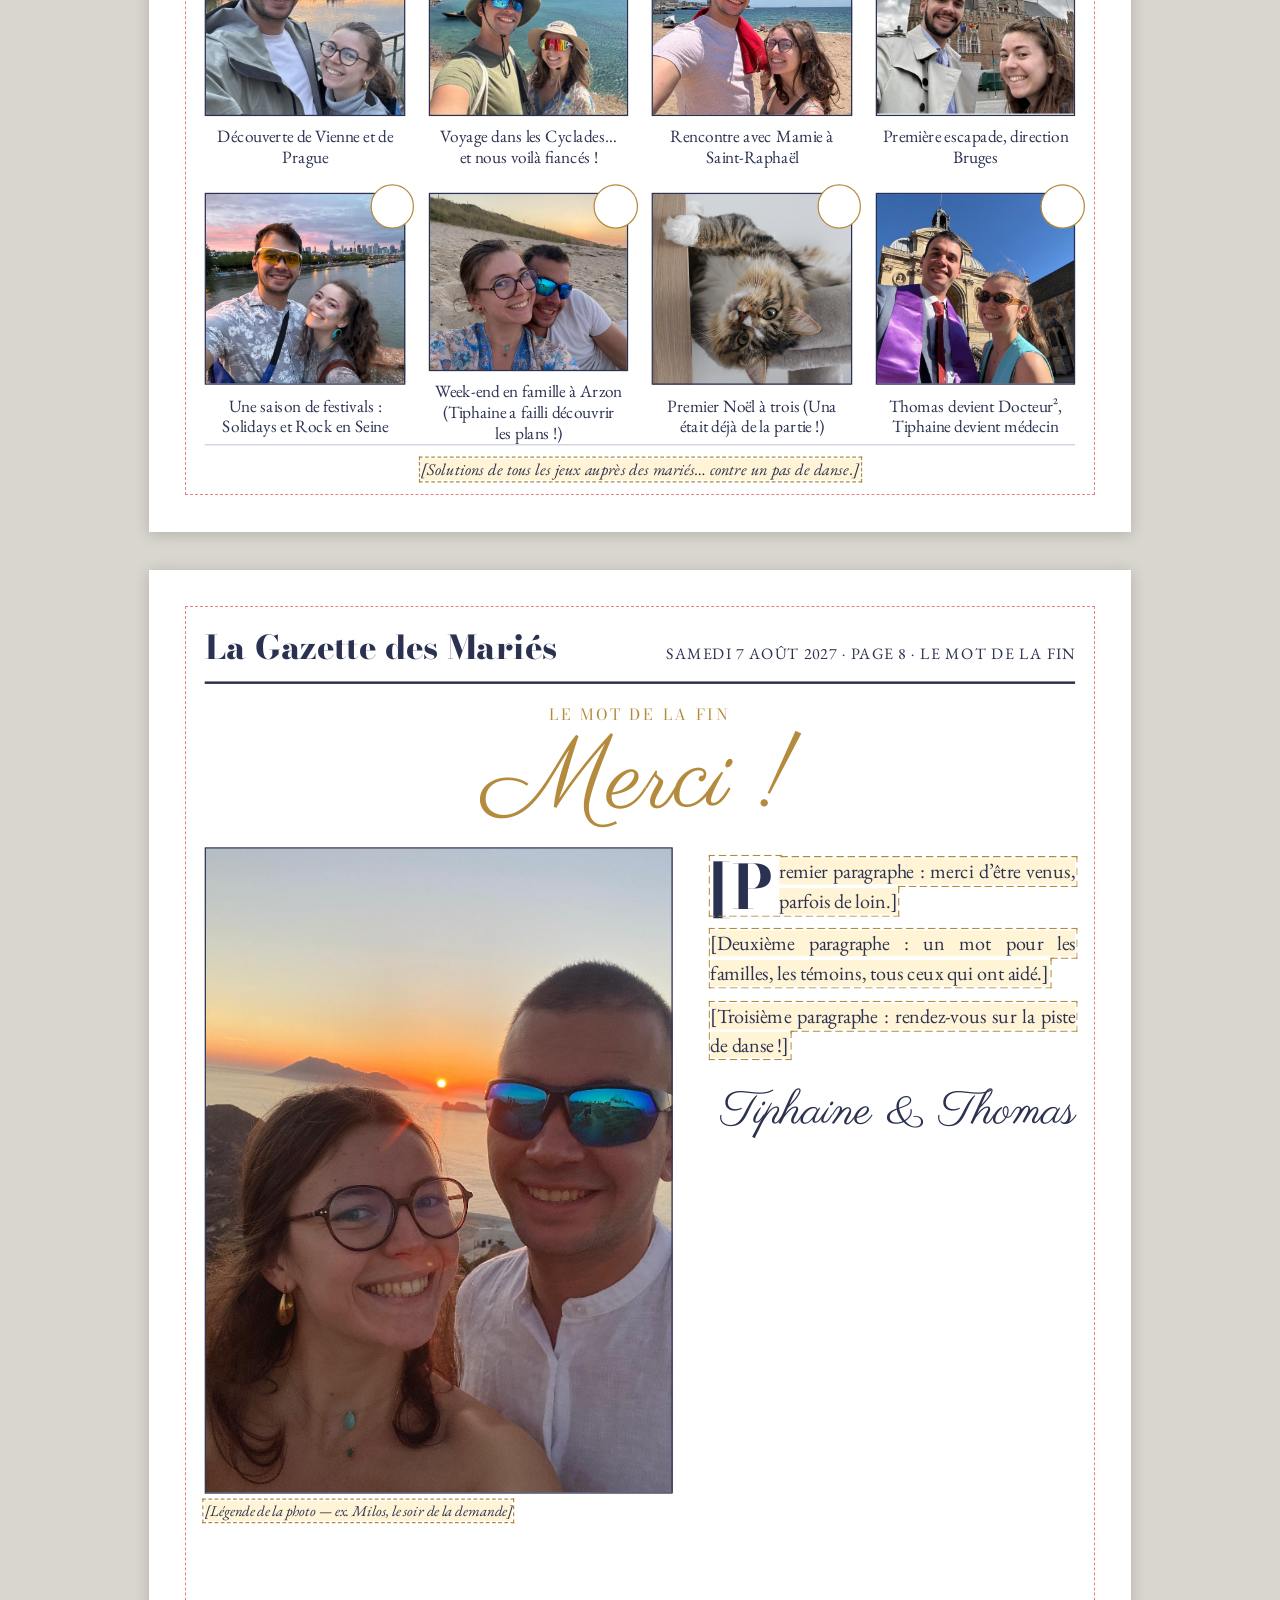
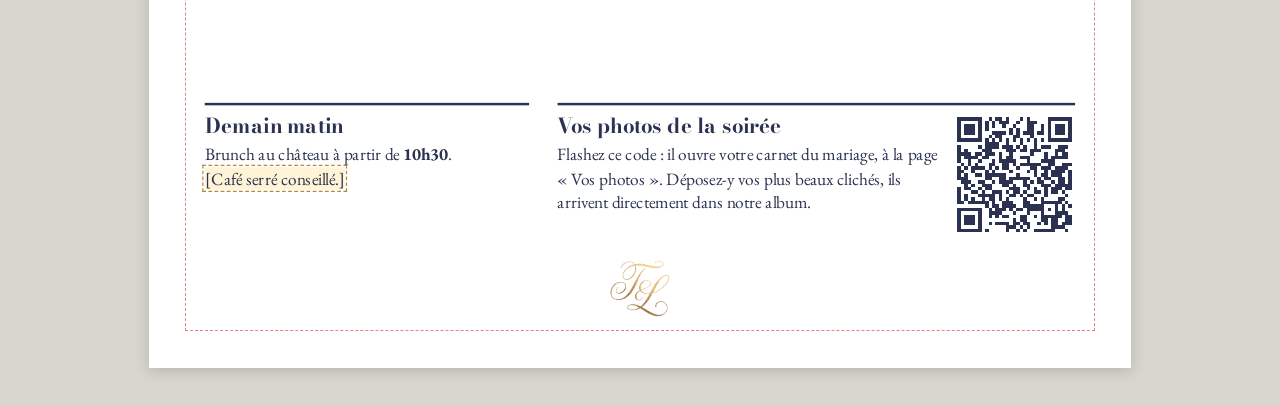
<file: impression/journal-de-table.html>
<!doctype html>
<html lang="fr"><head><meta charset="utf-8">
<title>Journal de table</title>
<!-- polices intégrées (même fichier que le faire-part papier) -->
<link rel="stylesheet" href="polices.css">
<!-- dessin des points à relier (généré, ne pas modifier à la main) -->
<script src="journal-dessin.js"></script>
<!-- générateur de QR code (même fichier que le faire-part papier) -->
<script src="qrcode.js"></script>
<script>
/* =====================================================================
   JOURNAL DE TABLE — TOUT CE QUI SE MODIFIE EST ICI
   ---------------------------------------------------------------------
   1. Modifiez les textes ci-dessous, enregistrez.
   2. Rechargez la page dans Chrome (Cmd + R) pour voir le résultat.
   3. Bouton « Exporter en PDF » en haut (taille : celle du format choisi
      ci-dessous, marges : aucune, « Graphiques d’arrière-plan » cochés).
      Menu « Pages » en haut :
      • « Lecture » : une page après l'autre — pour envoyer à lire ET pour
        PayPerNews (l'imprimeur fait lui-même l'imposition).
      • « Livret à plier » : les pages côte à côte dans l'ordre d'impression
        (8|1, 2|7, 6|3, 4|5) — pour un test maison : imprimer recto verso,
        « retourner sur le bord court », mettre à l'échelle du papier (A3 ou A4
        paysage), empiler les feuilles et plier au milieu.
   Rappels :
   • apostrophe typographique ’ dans les textes (ou \' ).
   • un texte entre crochets [ … ] est un emplacement à remplir :
     il est surligné à l’écran (pas à l’impression).
   • un texte vide '' masque le bloc.
   • **gras** et *italique* fonctionnent dans tous les textes.
   ===================================================================== */
window.JOURNAL = {

  /* --- FORMAT D'IMPRESSION ------------------------------------------
     Changez simplement le mot ci-dessous (ou le menu « Format » en haut de la page) :
       'tabloid'    : 260 × 370 mm  (PayPerNews « Tabloïd »)
       'broadsheet' : 332 × 475 mm  (PayPerNews « Broadsheet »)
       'a4'         : 210 × 297 mm  (impression maison)
     La mise en page est dessinée en A4 puis agrandie d'un bloc.
     Règles PayPerNews respectées automatiquement : marge technique de 10 mm
     (pointillés rouges à l'écran), pas de fonds perdus ni de traits de coupe,
     nombre de pages multiple de 4, pages dans l'ordre de lecture.
     Images : un bandeau rouge prévient si l'une d'elles est sous 200 dpi.  */
  format: 'tabloid',

  /* --- EN-TÊTE (toutes les pages) ------------------------------------ */
  nom: 'La Gazette des Mariés',
  devise: 'Le seul quotidien où tout le monde finit par dire oui',
  edition: 'Édition spéciale · N° 1',
  date: 'Samedi 7 août 2027',
  lieu: 'Château de la Fontaine',
  prix: 'Prix : un sourire',
  monogramme: '../photos/monogramme-lettres.png',      // '' pour le masquer

  /* --- PAGE 1 : LA UNE ----------------------------------------------- */
  une: {
    surtitre: '[Surtitre — ex. Exclusif]',
    titre: '[Gros titre — ex. Ils ont dit oui !]',
    chapo: '[Chapeau : deux lignes qui résument l’article principal, ton faussement solennel.]',
    photo: '',                       // ex. '../photos/fiances.jpeg' ; vide → cadre « photo »
    cadragePhoto: '50% 40%',
    legende: '[Légende de la photo]',
    texte: [
      '[Premier paragraphe de l’article principal : la rencontre.]',
      '[Deuxième paragraphe : les premières années, les voyages.]',
      '[Troisième paragraphe : la demande à Milos.]'
    ]
  },

  /* Encadrés de la colonne de droite (autant que vous voulez) */
  encadres: [
    { titre: 'Au sommaire', texte: 'Page 2 — Le programme\nPage 3 — Le menu\nPages 4 à 7 — Les jeux\nPage 8 — Le mot de la fin' },
    { titre: 'Météo', texte: '[Ciel dégagé sur le parc, averses de confettis en fin de soirée.]' },
    { titre: 'Petites annonces', texte: '[Cherche partenaire de rock, niveau débutant accepté.]\n[Perdu : une chaussure de la mariée. Récompense.]' }
  ],

  /* Deux articles courts sous l’article principal */
  breves: [
    { titre: '[Titre de la brève 1]', texte: '[Texte de la brève : une anecdote sur Tiphaine.]' },
    { titre: '[Titre de la brève 2]', texte: '[Texte de la brève : une anecdote sur Thomas.]' }
  ],

  /* Bandeau en bas de la page 1 */
  bandeau: 'En pages 4 à 7 : mots fléchés, points à relier, labyrinthe et notre histoire — à faire ensemble !',

  /* --- PAGE 2 : LE PROGRAMME (comme le verso du faire-part complet) --
     icone : rings | moon | bells | glasses | plate | croissant | gift | window
     largeur : largeur de l'illustration en mm
     trajet : texte écrit le long de la route qui part de ce lieu        */
  programme: {
    surtitre: 'Itinéraire',
    titre: 'Le Tour des Mariés',
    chapo: 'Trois étapes, de Suresnes à Griselles, du premier « oui » au dernier croissant.',
    lieux: [
      { etape: '1re étape', nom: 'Hôtel de ville de Suresnes', adresse: '2 rue Carnot, 92150 Suresnes',
        image: '../photos/lieux/mairie.webp', largeur: 54, trajet: '',
        moments: [ { jour: 'Vendredi 6 août', heure: '14h45', titre: 'Mariage civil', icone: 'rings' } ] },
      { etape: '2e étape', nom: 'Église Saint-Martin d’Égreville', adresse: 'Égreville (77620), à deux pas du château',
        image: '../photos/lieux/eglise.webp', largeur: 50, trajet: '',
        moments: [ { jour: 'Samedi 7 août', heure: '14h00', titre: 'Cérémonie religieuse', icone: 'bells' } ] },
      { etape: 'Arrivée', nom: 'Château de la Fontaine', adresse: '41 Bois le Roi, 45210 Griselles',
        image: '../photos/lieux/chateau.webp', largeur: 84,
        moments: [ { jour: 'Samedi 7 août',   heure: '17h00', titre: 'Vin d’honneur',           icone: 'glasses' },
                   {                          heure: '19h30', titre: 'Dîner & soirée dansante', icone: 'plate' },
                   { jour: 'Dimanche 8 août', heure: '10h30', titre: 'Brunch',                  icone: 'croissant' } ] }
    ],
    voiture: '../photos/4l-profil.png',             // '' pour masquer la 4L
    voitureTroncon: 1                               // sur quelle route (1 = entre le 1er et le 2e lieu)
  },

  /* --- PAGE 3 : LE MENU --------------------------------------------- */
  menu: {
    surtitre: 'Gastronomie',
    titre: 'Au menu ce soir',
    chapo: '[Notre critique gastronomique a tout goûté en avant-première. Son verdict : on en reprendrait.]',
    plats: [
      { categorie: 'Mises en bouche', nom: '[Nom des mises en bouche]', description: '[Courte description]' },
      { categorie: 'Entrée',          nom: '[Nom de l’entrée]',         description: '[Courte description]' },
      { categorie: 'Plat',            nom: '[Nom du plat]',             description: '[Courte description]' },
      { categorie: 'Fromages',        nom: '[Plateau de fromages]',     description: '' },
      { categorie: 'Dessert',         nom: '[Nom du dessert]',          description: '[Courte description]' }
    ],
    /* frise entre le menu et les encadrés : le détail de la soirée ('' ou etapes: [] pour la masquer) */
    soiree: {
      titre: 'Ce soir, minute par minute',
      etapes: [
        { heure: '19h30',   texte: 'À table !' },
        { heure: '[22h00]', texte: '[Ouverture du bal]' },
        { heure: '[23h00]', texte: '[Le gâteau des mariés]' },
        { heure: '[…]',     texte: '[Piste de danse jusqu’au bout de la nuit]' },
        { heure: '10h30',   texte: 'Brunch au château (dimanche)' }
      ]
    },
    encadres: [
      { titre: 'La cave', texte: '[Champagne : …]\n[Vin blanc : …]\n[Vin rouge : …]' },
      { titre: 'Menus particuliers', texte: '[Végétarien, sans gluten, enfants : votre assiette a été préparée spécialement. Signalez-vous au service.]' }
    ]
  },

  /* --- PAGE 4 : LES MOTS FLÉCHÉS ------------------------------------ */
  jeux: {
    titre: 'Les mots fléchés des mariés',
    consigne: 'Interdit de sortir son téléphone : interrogez vos voisins de table ! Les cases numérotées forment le mot mystère.',

    /* Les définitions : 'grille' → écrites dans les cases (vrais mots fléchés)
                         'liste'  → un numéro dans la case, les définitions sous la grille */
    definitions: 'grille',
    /* ajoute « (2 mots) » quand la réponse contient plusieurs mots */
    indiquerNbMots: true,

    /* Taille maximale de la grille (en cases, définitions comprises) */
    colonnesMax: 15,
    lignesMax: 16,

    /* La grille est construite automatiquement à partir des mots.
       Elle ne vous plaît pas ? Bouton « Autre grille » en haut de page,
       puis recopiez ici le numéro affiché pour la garder.               */
    graine: 26,

    /* Réponses : accents, espaces et apostrophes sont ignorés dans la grille.
       definition : le texte de la case (court : 3 à 6 mots).             */
    mots: [
      { reponse: 'Trampoline',      definition: 'Sport d’enfance de Tiphaine' },
      { reponse: 'BMX',             definition: 'Sport de Thomas' },
      { reponse: 'Salsa',           definition: 'Danse de Tiphaine' },
      { reponse: 'Milos',           definition: 'Île de la demande' },
      { reponse: 'Tarte au citron', definition: 'Gâteau préféré de Tiphaine' },
      { reponse: 'Vietnam',         definition: 'Leur plus grand voyage' },
      { reponse: 'Una',             definition: 'Le nom de leur chat.' },
      { reponse: 'Vingt',           definition: 'Années d’études post-bac des deux docteurs, cumulées' },
      { reponse: 'Grey’s Anatomy',  definition: 'Série de Tiphaine' },
      { reponse: 'ENS',             definition: 'École de Thomas' },
      { reponse: 'Trois',           definition: 'Niveau de plongée de Thomas' },
      { reponse: 'Bronze',          definition: 'Dernière étoile de ski de Tiphaine' },
      { reponse: 'Fraisier',        definition: 'Gâteau d’anniversaire de Thomas' },
      { reponse: 'Simpsons',        definition: 'Dessin animé de Thomas' },
      { reponse: 'Guitare',         definition: 'Instrument de Thomas' },
      { reponse: 'Suresnes',        definition: 'La ville où ils habitent' },
      /* mots « bonus » : ils apportent le H et le D de THAÏLANDE */
      { reponse: 'Champagne',       definition: 'Il coulera à flots ce soir' },
      { reponse: 'Docteurs',        definition: 'Leur titre à tous les deux' }
    ],

    motMystere: {
      mot: 'Thaïlande',
      question: 'Le mot mystère : [la destination rêvée de notre voyage de noces ?]'
    },

    piedDePage: '[Solution auprès des mariés… contre un pas de danse.]'
  },

  /* --- PAGE 5 : POINTS À RELIER ------------------------------------- */
  points: {
    titre: 'Les points à relier',
    consigne: 'Reliez les points dans l’ordre des numéros. Une étoile ★ marque le début d’un nouveau trait : levez le crayon et repartez de là.',
    question: 'Mais qui sont donc ces deux-là ?'
    /* le dessin lui-même est dans journal-dessin.js (généré à partir d’une photo) */
  },

  /* --- PAGES 5 ET 6 : LE MOT DES TÉMOINS (sous les jeux) ------------
     page : 5 (sous les points à relier) ou 6 (sous le labyrinthe)
     Un mot court (3 à 5 lignes) tient le mieux ; '' → le bloc disparaît. */
  temoins: [
    { page: 5, titre: 'Les témoins de Tiphaine ont la parole',
      mots: [ { nom: 'Clarisse',  texte: '[Le mot de Clarisse : un souvenir, une anecdote, un vœu pour les mariés.]' },
              { nom: 'Dominique', texte: '[Le mot de Dominique : un souvenir, une anecdote, un vœu pour les mariés.]' } ] },
    { page: 6, titre: 'Les témoins de Thomas ont la parole',
      mots: [ { nom: 'Bastien', texte: '[Le mot de Bastien : un souvenir, une anecdote, un vœu pour les mariés.]' },
              { nom: 'Antoine', texte: '[Le mot d’Antoine : un souvenir, une anecdote, un vœu pour les mariés.]' } ] }
  ],

  /* --- PAGE 6 : LE LABYRINTHE ---------------------------------------- */
  labyrinthe: {
    titre: 'Le labyrinthe',
    consigne: 'Aidez Thomas et son BMX à retrouver Tiphaine au cœur du labyrinthe… sans jamais traverser un mur !',
    depart: 'Thomas',
    arrivee: 'Tiphaine',
    largeur: 34,                  // nombre de couloirs en largeur (plus = plus difficile)
    salle: 7,                     // largeur (en couloirs) de la salle d'arrivée au centre du cœur
    graine: 1,                    // change le tracé
    piedDePage: ''
  },

  /* --- PAGE 7 : NOTRE HISTOIRE (en photos) --------------------------- */
  histoire: {
    titre: 'Notre histoire… dans le désordre',
    consigne: 'Retrouvez l’ordre de nos aventures : numérotez-les de 1 à {n}.',   // {n} = nombre d'étapes
    graine: 2,                    // change l'ordre de mélange
    /* Écrivez les étapes DANS LE BON ORDRE : la page les mélange toute seule.
       Ajouter une photo : copiez-la dans le dossier « photos », puis écrivez son nom
       après photo: (ex. '../photos/ma-photo.jpg'). Sans photo ('') → petit cadre orné.
       cadrage : la zone à garder entière, en % de la photo : 'gauche haut droite bas'
                 (ex. '30 20 70 60' = du 30e au 70e % en largeur, du 20e au 60e % en hauteur).
                 Prenez les deux visages, cheveux compris : la page centre cette zone dans
                 le carré ; si elle est trop haute, elle garde le haut (pas de tête coupée). */
    etapes: [
      { texte: 'Tonton et Tata jouent les entremetteurs *(photo non contractuelle)*', photo: '../photos/pont-neuf.jpg', cadrage: '4 29 92 100' },
      { texte: 'Premier week-end à deux, entre Giverny et La Roche-Guyon', photo: '../photos/roche-guyon.jpg',          cadrage: '36 18 62 55' },
      { texte: 'Première escapade, direction Bruges',                       photo: '../photos/bruges.jpg',               cadrage: '22 40 90 92' },
      { texte: 'Premier anniversaire ensemble',                             photo: '../photos/premier-anniversaire.jpg', cadrage: '8 20 87 85' },
      { texte: 'Rencontre avec Mamie à Saint-Raphaël',                      photo: '../photos/st_raph.jpeg',             cadrage: '18 8 67 78' },
      { texte: 'Une saison de festivals : Solidays et Rock en Seine',       photo: '../photos/solidays.jpeg',            cadrage: '13 13 63 85' },
      { texte: 'Premier Noël à trois (Una était déjà de la partie !)',      photo: '../photos/una-noel.jpg',             cadrage: '25 25 90 85' },
      { texte: 'Vacances au ski à l’Alpe d’Huez',                           photo: '../photos/alpe_dhuez.jpeg',          cadrage: '17 8 68 70' },
      { texte: 'Les Jeux de Paris 2024, dans les tribunes',                 photo: '../photos/jo-paris-2024.jpg',        cadrage: '28 20 78 50' },
      { texte: 'Les EDNs sont passés : dîner-croisière sur la Seine',       photo: '../photos/croisiere-edn.jpg',        cadrage: '22 24 75 56' },
      { texte: 'Thomas devient Docteur², Tiphaine devient médecin',         photo: '../photos/diplomes.jpeg',            cadrage: '28 18 70 78' },
      { texte: 'Le grand voyage au Vietnam',                                photo: '../photos/halong.jpg',               cadrage: '30 18 72 60' },
      { texte: 'Retour sur les pistes, au Lioran',                          photo: '../photos/lioran.jpeg',              cadrage: '23 8 87 68' },
      { texte: 'Découverte de Vienne et de Prague',                         photo: '../photos/prague.jpg',               cadrage: '10 18 83 82' },
      { texte: 'Week-end en famille à Arzon (Tiphaine a failli découvrir les plans !)', photo: '../photos/arzon.jpeg', cadrage: '13 28 87 68' },
      { texte: 'Voyage dans les Cyclades… et nous voilà fiancés !',         photo: '../photos/cyclades.jpg',             cadrage: '10 28 92 72' }
    ],
    piedDePage: '[Solutions de tous les jeux auprès des mariés… contre un pas de danse.]'
  },

  /* --- PAGE 8 : LE MOT DE LA FIN ------------------------------------- */
  fin: {
    surtitre: 'Le mot de la fin',
    titre: 'Merci !',
    photo: '../photos/milos.jpeg',   // photo en hauteur (portrait) ; '' → cadre « photo »
    cadragePhoto: '50% 60%',
    legende: '[Légende de la photo — ex. Milos, le soir de la demande]',
    texte: [
      '[Premier paragraphe : merci d’être venus, parfois de loin.]',
      '[Deuxième paragraphe : un mot pour les familles, les témoins, tous ceux qui ont aidé.]',
      '[Troisième paragraphe : rendez-vous sur la piste de danse !]'
    ],
    signature: 'Tiphaine & Thomas',
    encadres: [
      { titre: 'Demain matin', texte: 'Brunch au château à partir de **10h30**.\n[Café serré conseillé.]' }
    ],
    /* QR code du jour J vers le carnet, directement sur la partie « Vos photos ».
       Pas de code de formule dans le lien : chaque téléphone retrouve SON carnet
       (celui de son faire-part nominatif) ; un téléphone qui ne l'a jamais ouvert
       voit la partie commune. ⚠ Scannez le QR code imprimé avant de lancer l'impression.
       lien '' → pas de QR code */
    carnet: {
      titre: 'Vos photos de la soirée',
      texte: 'Flashez ce code : il ouvre votre carnet du mariage, à la page « Vos photos ». Déposez-y vos plus beaux clichés, ils arrivent directement dans notre album.',
      lien: 'https://th0maslavigne.github.io/mariage/site.html#photos'
    }
  }
};
</script>

<style>
:root{
  --encre:#2b3150; --bleu:#4a6a9c; --or:#b48a3c; --pale:#eef2f8; --papier:#fff;
  --f-display:'Bodoni Moda', Didot, serif; --f-body:'EB Garamond', Garamond, serif; --f-hand:'Parisienne', cursive;
}
*{box-sizing:border-box;margin:0;padding:0}
html{background:#d9d6cf}
body{font-family:var(--f-body);color:var(--encre);-webkit-print-color-adjust:exact;print-color-adjust:exact}

/* barre d'outils (écran seulement) */
.outils{position:sticky;top:0;z-index:10;display:flex;gap:10px;align-items:center;flex-wrap:wrap;
  padding:10px 16px;background:var(--encre);color:#fff;font:14px/1.3 -apple-system,system-ui,sans-serif}
.outils button{font:inherit;padding:6px 12px;border:0;border-radius:6px;background:#fff;color:var(--encre);cursor:pointer}
.outils button.or{background:var(--or);color:#fff}
.outils .info{opacity:.85}
.alerte{background:#fde8e6;color:#8a1f12;padding:8px 16px;font:14px system-ui,sans-serif;border-bottom:1px solid #f0b4ab}
.alerte:empty{display:none}
.outils select{font:inherit;padding:4px 6px;border-radius:6px;border:0}
/* marge technique de l'imprimeur (écran seulement) */
.feuille{position:relative}
.feuille::after{content:"";position:absolute;outline:.25mm dashed rgba(220,0,0,.5);pointer-events:none;z-index:5}

.feuille{margin:10mm auto;background:var(--papier);box-shadow:0 2px 14px rgba(0,0,0,.18);overflow:hidden}
.page{width:210mm;height:297mm;background:var(--papier);padding:11mm 12mm;transform-origin:0 0;
  display:flex;flex-direction:column;overflow:hidden;position:relative}
@media print{
  html{background:#fff} .outils,.alerte{display:none}
  .feuille{margin:0;box-shadow:none;page-break-after:always;break-after:page}
  .feuille::after{display:none}
  .ph{background:none!important;outline:none!important}
}
.ph{background:#fff4d6;outline:1px dashed var(--or);outline-offset:1px}
/* mode « livret à plier » : deux pages par planche, ordre d'imposition */
.planche{display:flex;margin:16mm auto 10mm;width:max-content;position:relative;box-shadow:0 2px 14px rgba(0,0,0,.18)}
.planche .feuille{margin:0;box-shadow:none}
.planche::before{content:attr(data-titre);position:absolute;bottom:100%;left:0;padding-bottom:2mm;font:13px system-ui,sans-serif;color:#555}
.planche::after{content:"";position:absolute;top:0;bottom:0;left:50%;border-left:.3mm dashed rgba(0,0,0,.35);z-index:6;pointer-events:none}
@media print{
  .planche{margin:0;box-shadow:none;break-after:page;page-break-after:always}
  .planche::before,.planche::after{display:none}
  .planche .feuille{break-after:auto;page-break-after:auto}
}

/* ---------- en-tête ---------- */
.filet-haut{display:flex;justify-content:space-between;align-items:center;font-size:3.4mm;letter-spacing:.06em;
  text-transform:uppercase;border-bottom:.3mm solid var(--encre);padding-bottom:1.5mm}
.titre-journal{display:flex;align-items:center;justify-content:center;gap:5mm;padding:3mm 0 1mm}
.titre-journal h1{font-family:var(--f-display);font-weight:800;font-size:13mm;line-height:1;letter-spacing:-.01em;text-align:center;white-space:nowrap}
.titre-journal img{height:15mm}
.devise{text-align:center;font-style:italic;font-size:4mm;padding-bottom:2mm}
.double-filet{border-top:.6mm solid var(--encre);border-bottom:.2mm solid var(--encre);height:1.6mm}
.mini-tete{display:flex;justify-content:space-between;align-items:baseline;border-bottom:.6mm double var(--encre);padding-bottom:2mm}
.mini-tete b{font-family:var(--f-display);font-weight:800;font-size:7mm}
.mini-tete span{font-size:3.4mm;text-transform:uppercase;letter-spacing:.06em}

/* ---------- la une ---------- */
.surtitre{font-family:var(--f-display);text-transform:uppercase;letter-spacing:.18em;font-size:3.3mm;color:var(--or);text-align:center;margin-top:4mm}
.gros-titre{font-family:var(--f-display);font-weight:700;font-size:12mm;line-height:1.05;text-align:center;margin:1.5mm 0 2mm}
.chapo{font-style:italic;font-size:4.6mm;line-height:1.3;text-align:center;max-width:160mm;margin:0 auto 4mm}
.corps{display:grid;grid-template-columns:2fr 1fr;gap:6mm;flex:1;min-height:0}
.principal{display:flex;flex-direction:column;gap:3mm;min-height:0}
.photo{height:62mm;background:var(--pale) center/cover no-repeat;border:.2mm solid var(--encre);display:flex;align-items:center;justify-content:center;
  font-family:var(--f-display);letter-spacing:.2em;text-transform:uppercase;font-size:3mm;color:var(--bleu)}
.legende{font-size:3.2mm;font-style:italic;margin-top:-1.5mm}
.colonnes{columns:2;column-gap:5mm;column-rule:.2mm solid #c9cfdd;font-size:3.9mm;line-height:1.38;text-align:justify;hyphens:auto}
.colonnes p{margin-bottom:2mm} .colonnes p:first-child::first-letter{font-family:var(--f-display);font-weight:700;float:left;font-size:11mm;line-height:.85;padding:1mm 1.5mm 0 0}
.breves{display:grid;grid-template-columns:1fr 1fr;gap:5mm;border-top:.3mm solid var(--encre);padding-top:2.5mm;margin-top:auto}
.breves h3,.encadre h3{font-family:var(--f-display);font-weight:700;font-size:4.4mm;line-height:1.15;margin-bottom:1mm}
.breves p{font-size:3.7mm;line-height:1.35;text-align:justify;hyphens:auto}
.cote{border-left:.2mm solid #c9cfdd;padding-left:5mm;display:flex;flex-direction:column;gap:4mm}
.encadre{border-top:.6mm solid var(--encre);padding-top:2mm}
.encadre p{font-size:3.7mm;line-height:1.38;white-space:pre-line}
.bandeau{margin-top:4mm;border-top:.6mm solid var(--encre);border-bottom:.2mm solid var(--encre);padding:2mm 0;text-align:center;
  font-family:var(--f-display);font-style:italic;font-size:4.3mm}

/* ---------- les jeux ---------- */
.jeux-titre{font-family:var(--f-display);font-weight:700;font-size:10mm;text-align:center;margin-top:4mm}
.consigne{text-align:center;font-style:italic;font-size:4.1mm;line-height:1.3;max-width:165mm;margin:1mm auto 4mm}
.zone-grille{flex:1;display:flex;align-items:center;justify-content:center;min-height:0}
/* filets = fond encre visible dans les interstices (gap) : jamais rognés, quel que soit l'agrandissement */
.grille{display:grid;gap:.25mm;background:var(--encre);border:.4mm solid var(--encre)}
.case{width:var(--c);height:var(--c);background:#fff;position:relative;overflow:hidden}
/* fond uni : les hachures (dégradés répétés) rendaient le PDF très lent à afficher dans Chrome */
.case.vide{background:#ece5d5}
.case.def{background:var(--pale);display:flex;flex-direction:column}
.def .d{flex:1;position:relative;display:flex;align-items:center;justify-content:center;text-align:center;
  font-family:var(--f-body);font-weight:500;line-height:1.02;padding:.35mm .9mm;hyphens:auto;overflow-wrap:anywhere;overflow:hidden}
.def .d + .d{border-top:.2mm solid var(--encre)}
.def .num{font-family:var(--f-display);font-weight:700;font-size:calc(var(--c)*.3)}
.fl{position:absolute;width:0;height:0;z-index:2}
.fl.A{right:-.1mm;top:50%;transform:translateY(-50%);border-top:1.1mm solid transparent;border-bottom:1.1mm solid transparent;border-left:1.3mm solid var(--encre)}
.fl.D{bottom:-.1mm;left:50%;transform:translateX(-50%);border-left:1.1mm solid transparent;border-right:1.1mm solid transparent;border-top:1.3mm solid var(--encre)}
.case .lettre{position:absolute;inset:0;display:flex;align-items:center;justify-content:center;font-family:var(--f-display);
  font-weight:600;font-size:calc(var(--c)*.55);color:var(--bleu);visibility:hidden}
.solution .case .lettre{visibility:visible}
.case.myst{background:#fbf4e4}
/* barre épaisse entre les mots d'une réponse en plusieurs mots */
.case.sepA{box-shadow:inset -.75mm 0 0 var(--encre)}
.case.sepD{box-shadow:inset 0 -.75mm 0 var(--encre)}
.case.sepA.sepD{box-shadow:inset -.75mm 0 0 var(--encre),inset 0 -.75mm 0 var(--encre)}
.case.myst::after{content:"";position:absolute;inset:.8mm;border:.25mm solid var(--or);border-radius:50%}
.case .n{position:absolute;right:.5mm;bottom:.2mm;font-size:calc(var(--c)*.24);font-weight:700;color:var(--or);font-family:var(--f-display)}

.mystere{text-align:center;margin-top:5mm}
.mystere p{font-style:italic;font-size:4.2mm;margin-bottom:2mm}
.cases-myst{display:inline-flex;gap:1.6mm}
.cases-myst div{width:10mm;height:10mm;border:.4mm solid var(--or);border-radius:50%;position:relative;font-family:var(--f-display);font-weight:600;
  font-size:5.5mm;display:flex;align-items:center;justify-content:center;color:var(--bleu)}
.cases-myst div span{visibility:hidden} .solution .cases-myst div span{visibility:visible}
.cases-myst div i{position:absolute;bottom:-4mm;font-style:normal;font-size:2.8mm;color:var(--or);font-weight:700}
.liste-defs{columns:2;column-gap:8mm;font-size:3.6mm;line-height:1.35;margin-top:4mm}
.liste-defs b{font-family:var(--f-display)}
/* points à relier */
.zone-points{flex:1;min-height:0;display:flex;align-items:center;justify-content:center;margin:2mm 0}
.zone-points svg{width:100%;height:100%}
.zone-points .trace{fill:none;stroke:var(--bleu);stroke-width:2.2;stroke-linejoin:round;visibility:hidden}
.solution .zone-points .trace{visibility:visible}
.question{text-align:center;font-family:var(--f-hand);font-size:7mm;color:var(--or);margin-bottom:2mm}
/* notre histoire (page 7) */
.h-grille{flex:1;min-height:0;display:flex;flex-wrap:wrap;justify-content:center;align-content:space-evenly;gap:4mm 5mm}
.h-carte{width:calc((100% - 15mm) / 4);height:calc((100% - 12mm) / 4);display:flex;flex-direction:column;position:relative}
.h-photo{flex:1;min-height:0;background:var(--pale) center/cover no-repeat;border:.2mm solid var(--encre);display:flex;align-items:center;justify-content:center}
.h-photo.vide{background:#f6f1e6;border-color:var(--or)}
.h-photo.vide img{width:40%;opacity:.55}
.h-carte p{font-size:3.7mm;line-height:1.2;text-align:center;padding:2.2mm 1mm 0;min-height:12.5mm}
.rond{flex:none;width:8.5mm;height:8.5mm;border:.4mm solid var(--or);border-radius:50%;display:flex;align-items:center;justify-content:center;
  font-family:var(--f-display);font-weight:600;font-size:4.2mm;color:var(--bleu);background:#fff}
.h-carte .rond{position:absolute;right:-2mm;top:-2mm;width:9.5mm;height:9.5mm}
.rond span{visibility:hidden} .solution .rond span{visibility:visible}
.sous-titre{font-family:var(--f-display);font-weight:700;font-size:6.5mm;text-align:center;border-top:.6mm solid var(--encre);padding-top:3mm;margin-top:3mm}
/* programme (page 2) */
.gros-titre.petit{font-size:10.5mm}
.lieux{flex:1;min-height:0;display:flex;flex-direction:column;justify-content:space-evenly}
.lieux > *{flex:none}
.lieu-r{display:flex;align-items:center;gap:8mm}
.lieu-r.droite{flex-direction:row-reverse;text-align:right}
.lieu-r .ill{flex:none;height:auto}
.lieu-t h3{font-family:var(--f-display);font-weight:500;font-size:7.2mm;line-height:1.1;color:var(--bleu)}
.lieu-t .adr{font-size:3.7mm;color:#6f7186;margin-top:.8mm}
.lieu-t ul{list-style:none;margin-top:2mm}
.lieu-t li{display:flex;align-items:center;gap:3mm;margin-top:2.2mm}
.lieu-r.droite li{flex-direction:row-reverse}
.lieu-t li img{width:9mm;height:9mm;object-fit:contain;flex:none}
.lieu-t .jour{display:block;font-family:var(--f-display);text-transform:uppercase;letter-spacing:.16em;font-size:2.9mm;color:var(--or)}
.lieu-t .quoi{font-family:var(--f-display);font-style:italic;font-size:5mm}
.lieu-t .quoi b{font-style:normal;font-weight:600;color:var(--or);font-size:4.4mm}
.route{display:block;width:100%}
.etape-l{font-family:var(--f-hand);font-size:6mm;line-height:1;color:var(--or);margin-bottom:.5mm}
/* le mot des témoins (pages 5 et 6) */
.temoins{flex:none}
.mots{display:grid;gap:7mm;margin-top:3mm}
.mot{margin:0;position:relative;padding:1mm 0 0 9mm}
.mot::before{content:"«";position:absolute;left:0;top:-3mm;font-family:var(--f-display);font-size:13mm;color:var(--or);line-height:1}
.mot blockquote{font-style:italic;font-size:4.2mm;line-height:1.4;text-align:justify;hyphens:auto}
.mot figcaption{font-family:var(--f-hand);font-size:7mm;color:var(--encre);text-align:right;margin-top:1mm}
.frise{display:grid;position:relative;margin:3mm 0 2mm;text-align:center}
.frise::before{content:"";position:absolute;left:8%;right:8%;top:9.2mm;border-top:.4mm dashed var(--or)}
.frise div{display:flex;flex-direction:column;align-items:center;padding:0 1.5mm}
.frise b{font-family:var(--f-display);font-weight:600;color:var(--or);font-size:4.6mm;height:7mm}
.frise i{width:3.6mm;height:3.6mm;border-radius:50%;background:var(--or);border:.8mm solid #fff;box-sizing:content-box;position:relative;z-index:1}
.frise span{font-size:4.3mm;line-height:1.25;margin-top:2mm}
/* menu (page 3) */
.zone-menu{flex:1;min-height:0;display:flex;justify-content:center;padding:1mm 0 5mm}
.carte-menu{width:132mm;border:.35mm solid var(--or);outline:.2mm solid var(--or);outline-offset:1.4mm;padding:7mm 10mm 8mm;
  display:flex;flex-direction:column;align-items:center;justify-content:space-evenly;text-align:center}
.assiette{width:15mm}
.plat .cat{font-family:var(--f-display);text-transform:uppercase;letter-spacing:.22em;font-size:3.1mm;color:var(--or)}
.plat .nom{font-family:var(--f-display);font-style:italic;font-size:6.6mm;line-height:1.15;margin-top:1.2mm}
.plat .desc{font-style:italic;font-size:4mm;line-height:1.3;color:#5b6177;margin-top:.8mm}
.orn{display:flex;align-items:center;gap:2.5mm;color:var(--or);font-size:2.6mm}
.orn span{width:14mm;border-top:.25mm solid var(--or)}
.bas-encadres{display:grid;gap:6mm;margin-top:3mm}
/* le mot de la fin (page 8) */
.merci{font-family:var(--f-hand);font-weight:400;font-size:22mm;line-height:1;text-align:center;color:var(--or);margin:1mm 0 3mm}
.fin-corps{display:grid;grid-template-columns:100mm 1fr;gap:8mm;align-items:start}
.fin-corps figure{margin:0}
.photo.portrait{height:138mm}
.fin-corps .legende{margin-top:1.5mm}
.fin-texte{font-size:4.3mm;line-height:1.45;text-align:justify;hyphens:auto;padding-top:2mm}
.fin-texte p{margin-bottom:3mm}
.fin-texte p:first-child::first-letter{font-family:var(--f-display);font-weight:700;float:left;font-size:13mm;line-height:.85;padding:1mm 1.5mm 0 0}
.signature{font-family:var(--f-hand);font-size:10mm;text-align:right;color:var(--encre);margin-top:4mm}
.fin-bas{margin-top:auto}
.encadre.carnet{display:flex;gap:3mm;align-items:flex-start;justify-content:space-between}
.cul-de-lampe{width:13mm;align-self:center;margin-top:5mm;opacity:.9}
/* labyrinthe */
.zone-laby{flex:1;min-height:0;display:flex;align-items:center;justify-content:center;margin:1mm 0 4mm}
.zone-laby svg{width:100%;height:100%}
.zone-laby .chemin{fill:none;stroke:var(--or);stroke-width:.22;stroke-linecap:round;stroke-linejoin:round;stroke-dasharray:.9 .7;visibility:hidden}
.solution .zone-laby .chemin{visibility:visible}
.pied{margin-top:auto;padding-top:3mm;text-align:center;font-size:3.5mm;font-style:italic;border-top:.2mm solid #c9cfdd}
</style>
</head>
<body>
<div class="outils">
  <button class="or" onclick="window.print()">Exporter en PDF</button>
  <button onclick="basculerSolution()">Afficher / masquer la solution</button>
  <button onclick="autreGrille(-1)">← Grille précédente</button>
  <button onclick="autreGrille(1)">Autre grille →</button>
  <label>Format <select id="choixFormat" onchange="changerFormat(this.value)">
    <option value="tabloid">Tabloïd 260 × 370</option><option value="broadsheet">Broadsheet 332 × 475</option><option value="a4">A4 210 × 297</option></select></label>
  <label>Pages <select id="choixMise" onchange="changerMise(this.value)">
    <option value="lecture">Lecture (une après l’autre)</option><option value="livret">Livret à plier (imposition)</option></select></label>
  <span class="info" id="info"></span>
</div>
<div class="alerte" id="alerte"></div>
<div class="alerte" id="alerteFormat"></div>

<div class="feuille"><section class="page" id="p1"></section></div>
<div class="feuille"><section class="page" id="p2"></section></div>
<div class="feuille"><section class="page" id="p3"></section></div>
<div class="feuille"><section class="page" id="p4"></section></div>
<div class="feuille"><section class="page" id="p5"></section></div>
<div class="feuille"><section class="page" id="p6"></section></div>
<div class="feuille"><section class="page" id="p7"></section></div>
<div class="feuille"><section class="page" id="p8"></section></div>

<script>
/* =====================================================================
   MOTEUR — rien à modifier en dessous
   ===================================================================== */
const J = window.JOURNAL, JX = J.jeux;
const $ = (s, r = document) => r.querySelector(s);
const esc = s => String(s).replace(/&/g,'&amp;').replace(/</g,'&lt;').replace(/>/g,'&gt;');
/* texte → HTML : **gras**, *italique*, [emplacement] surligné */
const fmt = s => esc(s || '').replace(/\*\*(.+?)\*\*/g,'<b>$1</b>').replace(/\*(.+?)\*/g,'<i>$1</i>')
                             .replace(/\[([^\]]*)\]/g,'<span class="ph">[$1]</span>');
const norm = s => s.normalize('NFD').replace(/[̀-ͯ]/g,'').toUpperCase().replace(/[^A-Z]/g,'');

/* ---------- format d'impression (tout est dessiné en A4 puis agrandi d'un bloc) ---------- */
const FORMATS = { tabloid: [260, 370], broadsheet: [332, 475], a4: [210, 297] };
const FORMAT = FORMATS[new URLSearchParams(location.search).get('format')] ? new URLSearchParams(location.search).get('format')
             : FORMATS[J.format] ? J.format : 'tabloid';
const [FL, FH] = FORMATS[FORMAT], ZOOM = FL / 210, MARGE_TECH = 10;
const LIVRET = new URLSearchParams(location.search).get('pages') === 'livret';
document.head.insertAdjacentHTML('beforeend', `<style>@page{size:${LIVRET ? 2 * FL : FL}mm ${FH}mm;margin:0}
  .feuille{width:${FL}mm;height:${FH}mm}
  .page{transform:scale(${ZOOM});height:${FH / ZOOM}mm}
  .feuille::after{inset:${MARGE_TECH}mm}</style>`);
function changerFormat(f){ const u = new URL(location.href); u.searchParams.set('format', f); location.href = u.href; }
function changerMise(m){ const u = new URL(location.href); u.searchParams.set('pages', m); location.href = u.href; }
/* livret à plier : planches de 2 pages, recto/verso, feuilles emboîtées (8|1, 2|7, 6|3, 4|5 pour 8 pages) */
function imposer(){
  $('#choixMise').value = LIVRET ? 'livret' : 'lecture';
  if (!LIVRET) return;
  const f = [...document.querySelectorAll('.feuille')], n = f.length;
  if (n % 4) return;
  const ancre = document.createComment('livret'); f[0].before(ancre);
  for (let s = 0; s < n / 4; s++) {
    [[n - 2 * s, 1 + 2 * s, 'recto'], [2 + 2 * s, n - 1 - 2 * s, 'verso']].forEach(([g, d, face]) => {
      const pl = document.createElement('div');
      pl.className = 'planche';
      pl.dataset.titre = `Feuille ${s + 1} · ${face} — pages ${g} | ${d}`;
      pl.append(f[g - 1], f[d - 1]);
      ancre.before(pl);
    });
  }
}
/* vérifications PayPerNews : pages multiple de 4, marge technique, images ≥ 200 dpi */
function verifierFormat(){
  const msgs = [], feuilles = document.querySelectorAll('.feuille');
  if (feuilles.length % 4) msgs.push(`${feuilles.length} pages : il en faut un multiple de 4.`);
  const pad = Math.min(11, 12) * ZOOM;
  if (pad < MARGE_TECH) msgs.push('Marges inférieures à la marge technique de 10 mm.');
  const basses = new Set(), pxmm = 96 / 25.4 / ZOOM;   // px CSS (non agrandis) par mm imprimé
  const verif = (src, w, h, nw, nh, cover) => {         // w, h : taille affichée en px CSS
    if (!nw || !w) return;
    const k = cover ? Math.max(w / nw, h / nh) : w / nw;             // px CSS par pixel d'image
    const dpi = 25.4 / (k / pxmm) ; if (dpi < 200) basses.add(`${src.split('/').pop()} (${Math.round(dpi)} dpi)`);
  };
  const charge = src => new Promise(r => { const im = new Image(); im.onload = () => r(im); im.onerror = () => r(null); im.src = src; });
  const taches = [];
  document.querySelectorAll('.page img').forEach(im => taches.push(charge(im.src).then(n => n && verif(im.src, im.offsetWidth, im.offsetHeight, n.naturalWidth, n.naturalHeight, false))));
  document.querySelectorAll('.page [style*="background-image"]').forEach(el => { const m = el.style.backgroundImage.match(/url\(["']?([^"')]+)/);
    if (m) taches.push(charge(m[1]).then(n => n && verif(m[1], el.offsetWidth, el.offsetHeight, n.naturalWidth, n.naturalHeight, true))); });
  Promise.all(taches).then(() => {
    if (basses.size) msgs.push('Images un peu justes pour l’impression (300 dpi conseillés) : ' + [...basses].join(', '));
    $('#alerteFormat').textContent = msgs.join('  ·  ');
  });
  $('#choixFormat').value = FORMAT;
}

/* en-tête des pages intérieures */
const miniTete = (n, rubrique = 'Jeux') => `<div class="mini-tete"><b>${fmt(J.nom)}</b><span>${fmt(J.date)} · Page ${n} · ${rubrique}</span></div>`;

/* ---------- page 1 ---------- */
function entete(){
  return `<div class="filet-haut"><span>${fmt(J.edition)}</span><span>${fmt(J.date)} · ${fmt(J.lieu)}</span><span>${fmt(J.prix)}</span></div>
    <div class="titre-journal">${J.monogramme?`<img src="${J.monogramme}" alt="">`:''}<h1>${fmt(J.nom)}</h1>${J.monogramme?`<img src="${J.monogramme}" alt="">`:''}</div>
    ${J.devise?`<div class="devise">${fmt(J.devise)}</div>`:''}<div class="double-filet"></div>`;
}
function page1(){
  const u = J.une;
  const photo = u.photo ? `<div class="photo" style="background-image:url('${u.photo}');background-position:${u.cadragePhoto||'50% 50%'}"></div>`
                        : `<div class="photo">Photo</div>`;
  $('#p1').innerHTML = entete() + `
    ${u.surtitre?`<div class="surtitre">${fmt(u.surtitre)}</div>`:''}
    <h2 class="gros-titre">${fmt(u.titre)}</h2>
    ${u.chapo?`<p class="chapo">${fmt(u.chapo)}</p>`:''}
    <div class="corps">
      <div class="principal">
        ${photo}${u.legende?`<div class="legende">${fmt(u.legende)}</div>`:''}
        <div class="colonnes">${(u.texte||[]).map(p=>`<p>${fmt(p)}</p>`).join('')}</div>
        ${(J.breves||[]).length?`<div class="breves">${J.breves.map(b=>`<div><h3>${fmt(b.titre)}</h3><p>${fmt(b.texte)}</p></div>`).join('')}</div>`:''}
      </div>
      <aside class="cote">${(J.encadres||[]).map(e=>`<div class="encadre"><h3>${fmt(e.titre)}</h3><p>${fmt(e.texte)}</p></div>`).join('')}</aside>
    </div>
    ${J.bandeau?`<div class="bandeau">${fmt(J.bandeau)}</div>`:''}`;
}

/* ---------- construction de la grille ---------- */
function alea(seed){ let a = seed >>> 0; return () => { a = a + 0x6D2B79F5 | 0; let t = Math.imul(a ^ a >>> 15, 1 | a);
  t = t + Math.imul(t ^ t >>> 7, 61 | t) ^ t; return ((t ^ t >>> 14) >>> 0) / 4294967296; }; }
const DIR = { A:[0,1], D:[1,0] };   // A = horizontal (flèche →), D = vertical (flèche ↓)

function construire(mots, maxC, maxL, rnd){
  const g = new Map(), K = (r,c) => r + ',' + c;
  let bb = null; const places = [];
  const etendre = (b, r, c) => b ? { r0:Math.min(b.r0,r), r1:Math.max(b.r1,r), c0:Math.min(b.c0,c), c1:Math.max(b.c1,c) } : { r0:r, r1:r, c0:c, c1:c };

  function evaluer(i, r, c, dir, premier){
    const w = mots[i].rep, [dr,dc] = DIR[dir];
    const cl = g.get(K(r-dr, c-dc));
    if (cl && (cl.t !== 'D' || cl[dir] != null)) return null;
    const ap = g.get(K(r+dr*w.length, c+dc*w.length));
    if (ap && ap.t === 'L') return null;
    let croise = 0, b = etendre(bb, r-dr, c-dc);
    for (let k = 0; k < w.length; k++){
      const rr = r+dr*k, cc = c+dc*k, x = g.get(K(rr,cc));
      if (x){ if (x.t !== 'L' || x.ch !== w[k] || x[dir] != null) return null; croise++; }
      else {
        const p1 = g.get(K(rr+dc, cc+dr)), p2 = g.get(K(rr-dc, cc-dr));
        if ((p1 && p1.t === 'L') || (p2 && p2.t === 'L')) return null;
      }
      b = etendre(b, rr, cc);
    }
    if (!premier && !croise) return null;
    const lc = b.c1-b.c0+1, ll = b.r1-b.r0+1;
    if (lc > maxC || ll > maxL) return null;
    const aire0 = bb ? (bb.c1-bb.c0+1)*(bb.r1-bb.r0+1) : 0;
    return { i, r, c, dir, b, score: croise*10 + (cl?4:0) - (lc*ll-aire0)*0.15 + rnd()*3 };
  }
  function poser(p){
    const w = mots[p.i].rep, [dr,dc] = DIR[p.dir], kc = K(p.r-dr, p.c-dc);
    const cl = g.get(kc) || { t:'D' }; cl[p.dir] = p.i; g.set(kc, cl);
    for (let k = 0; k < w.length; k++){
      const kk = K(p.r+dr*k, p.c+dc*k), x = g.get(kk) || { t:'L', ch:w[k] };
      x[p.dir] = p.i; g.set(kk, x);
    }
    bb = p.b; places.push(p);
  }

  let attente = mots.map((m,i)=>i).sort((a,b)=> (mots[b].rep.length + rnd()*4) - (mots[a].rep.length + rnd()*4));
  const premier = attente.shift();
  poser(evaluer(premier, 0, 1, rnd() < .5 ? 'A' : 'D', true));
  let progres = true;
  while (attente.length && progres){
    progres = false;
    for (const i of [...attente]){
      const w = mots[i].rep; let best = null;
      for (const [key, x] of g){
        if (x.t !== 'L') continue;
        const [r, c] = key.split(',').map(Number);
        for (let k = 0; k < w.length; k++){
          if (w[k] !== x.ch) continue;
          for (const dir of ['A','D']){
            if (x[dir] != null) continue;
            const [dr,dc] = DIR[dir], p = evaluer(i, r-dr*k, c-dc*k, dir);
            if (p && (!best || p.score > best.score)) best = p;
          }
        }
      }
      if (best){ poser(best); attente.splice(attente.indexOf(i), 1); progres = true; }
    }
  }
  const croisements = [...g.values()].filter(x => x.t==='L' && x.A!=null && x.D!=null).length;
  return { g, bb, places, manquants: attente, croisements, aire:(bb.c1-bb.c0+1)*(bb.r1-bb.r0+1) };
}

function meilleureGrille(mots, graine){
  const rnd = alea(graine * 7919 + 13); let best = null;
  /* 300 essais après la première grille complète (au plus 3000 au total) */
  let complets = 0;
  for (let essai = 0; essai < 3000 && complets < 300; essai++){
    const r = construire(mots, JX.colonnesMax, JX.lignesMax, rnd);
    if (!r.manquants.length) complets++;
    const note = r.manquants.length*1e6 + r.aire - r.croisements*6;
    if (!best || note < best.note) best = Object.assign(r, { note });
  }
  return best;
}

/* cases du mot mystère : une lettre par case, bien réparties */
function choisirMystere(G, mot, graine){
  const rnd = alea(graine + 99), pris = [], manque = [];
  const lettres = [...G.g].filter(([k,x]) => x.t==='L').map(([k,x]) => { const [r,c]=k.split(',').map(Number); return { k, r, c, ch:x.ch }; });
  for (const ch of mot){
    const cands = lettres.filter(l => l.ch===ch && !pris.some(p=>p&&p.k===l.k));
    if (!cands.length){ manque.push(ch); pris.push(null); continue; }
    let best = null, bs = -1;
    for (const l of cands){
      const d = pris.filter(Boolean).reduce((m,p)=>Math.min(m, Math.hypot(p.r-l.r, p.c-l.c)), 99) + rnd()*1.5;
      if (d > bs){ bs = d; best = l; }
    }
    pris.push(best);
  }
  return { cases: pris, manque };
}

/* ---------- page 4 : mots fléchés ---------- */
let graine = Number(new URLSearchParams(location.search).get('graine')) || JX.graine || 1;

function page2(){
  const mots = JX.mots.filter(m => norm(m.reponse)).map(m => {
    const parts = m.reponse.trim().split(/\s+/).map(norm).filter(Boolean), n = parts.length;
    /* positions (dans la réponse sans espaces) des dernières lettres de chaque mot, sauf le dernier */
    const coupures = []; let pos = 0;
    parts.slice(0, -1).forEach(p => { pos += p.length; coupures.push(pos - 1); });
    return { rep: norm(m.reponse), coupures, def: m.definition + (JX.indiquerNbMots && n > 1 ? ` (${n} mots)` : '') };
  });
  const G = meilleureGrille(mots, graine);
  const motM = norm(JX.motMystere.mot || '');
  const M = choisirMystere(G, motM, graine);
  const alertes = [];
  if (G.manquants.length) alertes.push('Mots impossibles à placer : ' + G.manquants.map(i=>mots[i].rep).join(', ') + ' → essayez « Autre grille » ou augmentez colonnesMax / lignesMax.');
  if (M.manque.length) alertes.push('Lettres du mot mystère absentes de la grille : ' + [...new Set(M.manque)].join(', ') + ' → ajoutez un mot qui les contient.');
  $('#alerte').textContent = alertes.join('  ·  ');

  /* numérotation (mode liste) : ordre de lecture des cases définition */
  const numeros = new Map(); let n = 0;
  const { r0, r1, c0, c1 } = G.bb, nc = c1-c0+1, nl = r1-r0+1;
  for (let r = r0; r <= r1; r++) for (let c = c0; c <= c1; c++){
    const x = G.g.get(r+','+c); if (x && x.t==='D'){ if (x.A!=null) numeros.set(x.A, ++n); if (x.D!=null) numeros.set(x.D, ++n); }
  }
  const seps = new Map();
  G.places.forEach(p => { const [dr,dc] = DIR[p.dir];
    mots[p.i].coupures.forEach(k => { const kk = (p.r+dr*k)+','+(p.c+dc*k); seps.set(kk, (seps.get(kk)||'') + ' sep' + p.dir); }); });
  const mystIdx = new Map(); M.cases.forEach((l,i) => l && mystIdx.set(l.k, i+1));

  let cases = '';
  for (let r = r0; r <= r1; r++) for (let c = c0; c <= c1; c++){
    const k = r+','+c, x = G.g.get(k);
    if (!x){ cases += '<div class="case vide"></div>'; continue; }
    if (x.t === 'L'){
      const m = mystIdx.get(k);
      cases += `<div class="case${m?' myst':''}${seps.get(k)||''}"><span class="lettre">${x.ch}</span>${m?`<span class="n">${m}</span>`:''}</div>`; continue;
    }
    const parts = ['A','D'].filter(d => x[d] != null).map(d => {
      const i = x[d], txt = JX.definitions === 'liste' ? `<span class="num">${numeros.get(i)}</span>` : fmt(mots[i].def);
      return `<div class="d">${txt}<span class="fl ${d}"></span></div>`;
    });
    cases += `<div class="case def">${parts.join('')}</div>`;
  }
  /* taille des cases : la plus grande qui tient dans la page */
  const cell = Math.min(186 / nc, 196 / nl, 14);
  const liste = JX.definitions === 'liste'
    ? `<div class="liste-defs">${[...numeros].sort((a,b)=>a[1]-b[1]).map(([i,num])=>`<div><b>${num}.</b> ${fmt(mots[i].def)}</div>`).join('')}</div>` : '';

  $('#p4').innerHTML = `${miniTete(4)}
    <h2 class="jeux-titre">${fmt(JX.titre)}</h2>
    ${JX.consigne?`<p class="consigne">${fmt(JX.consigne)}</p>`:''}
    <div class="zone-grille"><div class="grille" style="--c:${cell}mm;grid-template-columns:repeat(${nc},var(--c))">${cases}</div></div>
    ${liste}
    ${motM?`<div class="mystere"><p>${fmt(JX.motMystere.question)}</p><div class="cases-myst">${[...motM].map((ch,i)=>`<div><span>${ch}</span><i>${i+1}</i></div>`).join('')}</div></div>`:''}
    ${JX.piedDePage?`<div class="pied" style="margin-top:7mm">${fmt(JX.piedDePage)}</div>`:''}`;

  $('#info').textContent = `Grille n° ${graine} · ${nc} × ${nl} cases · ${mots.length - G.manquants.length}/${mots.length} mots placés · ${G.croisements} croisements — pour garder cette grille : graine: ${graine}`;
  ajusterTextes();
}

/* réduit la police de chaque définition jusqu'à ce qu'elle tienne dans sa case */
function ajusterTextes(){
  /* marge de 1,5 px : la petite flèche dépasse volontairement de la case */
  document.querySelectorAll('.def .d').forEach(d => {
    if (d.querySelector('.num')) return;
    let px = d.parentElement.clientWidth * 0.2;
    d.style.fontSize = px + 'px';
    while (px > 4 && (d.scrollHeight > d.clientHeight + 1.5 || d.scrollWidth > d.clientWidth + 1.5)){ px -= .25; d.style.fontSize = px + 'px'; }
  });
}

/* ---------- page 3 : points à relier ---------- */
function svgPoints(){
  const D = window.JOURNAL_DESSIN;
  if (!D) return '<p class="consigne">(fichier journal-dessin.js introuvable)</p>';
  const tous = D.chaines.flat(), R = D.w / 330, FS = D.w / 70, poses = [], obst = D.obstacles || [];
  let n = 0, dots = '', labels = '', traces = '';
  D.chaines.forEach(ch => {
    traces += `<polyline class="trace" points="${ch.map(p=>p.join(',')).join(' ')}"/>`;
    ch.forEach((p, i) => {
      n++;
      const txt = (i === 0 ? '★' : '') + n, prev = ch[i-1], next = ch[i+1];
      /* place le numéro là où il gêne le moins (loin des autres points et des traits voisins) */
      let best = null, bs = -1;
      for (let a = 0; a < 16; a++){
        const ang = a * Math.PI / 8, cx = Math.cos(ang), cy = Math.sin(ang);
        const off = R*2.2 + FS*0.35 + Math.abs(cx) * txt.length * FS * 0.3;
        const lx = p[0] + cx*off, ly = p[1] + cy*off;
        let s = 1e9;
        for (const q of tous) if (q !== p) s = Math.min(s, Math.hypot(q[0]-lx, q[1]-ly));
        for (const q of poses) s = Math.min(s, Math.hypot((q[0]-lx) * .6, q[1]-ly) * .9);   // numéros déjà placés
        for (const q of obst) s = Math.min(s, Math.hypot(q[0]-lx, q[1]-ly) * 1.1);          // traits du visage
        for (const q of [prev, next]) if (q){            // distance au segment voisin
          const vx = q[0]-p[0], vy = q[1]-p[1], t = Math.max(0, Math.min(1, ((lx-p[0])*vx + (ly-p[1])*vy) / (vx*vx+vy*vy)));
          s = Math.min(s, Math.hypot(p[0]+t*vx-lx, p[1]+t*vy-ly) * 0.8);
        }
        if (s > bs){ bs = s; best = [lx, ly]; }
      }
      poses.push(best);
      dots += `<circle cx="${p[0]}" cy="${p[1]}" r="${R}"/>`;
      labels += `<text x="${best[0].toFixed(1)}" y="${best[1].toFixed(1)}">${txt}</text>`;
    });
  });
  const m = FS * 3.5;
  return `<svg viewBox="${-m} ${-m} ${D.w+2*m} ${D.h+2*m}" xmlns="http://www.w3.org/2000/svg">
    <g fill="var(--encre)">${(D.details||[]).map(d=>`<path d="${d}" fill-rule="evenodd"/>`).join('')}</g>
    <g stroke="var(--encre)" stroke-linecap="round" stroke-linejoin="round">${(D.traits||[]).map(t=>
      `<path d="${t.d}" ${t.plein ? 'fill="var(--encre)" stroke="none"' : `fill="none" stroke-width="${t.e}"`}/>`).join('')}</g>
    ${traces}<g fill="var(--encre)">${dots}</g>
    <g font-family="EB Garamond, serif" font-size="${FS}" fill="var(--encre)" text-anchor="middle" dominant-baseline="central">${labels}</g></svg>`;
}
function melanger(liste, graine){
  const rnd = alea(graine * 31 + 7); let best = null, bs = 1e9;
  for (let essai = 0; essai < 60; essai++){
    const t = liste.map((x, i) => i);
    for (let i = t.length - 1; i > 0; i--){ const j = Math.floor(rnd() * (i + 1)); [t[i], t[j]] = [t[j], t[i]]; }
    /* évite qu'une étape reste à sa place ou juste à côté de sa voisine */
    const s = t.reduce((a, v, i) => a + (v === i ? 3 : 0) + (i && Math.abs(v - t[i-1]) === 1 ? 1 : 0), 0);
    if (s < bs){ bs = s; best = t; }
  }
  return best;
}
function pagePoints(){
  const P = J.points;
  $('#p5').innerHTML = miniTete(5) + `
    <h2 class="jeux-titre">${fmt(P.titre)}</h2>
    ${P.consigne?`<p class="consigne">${fmt(P.consigne)}</p>`:''}
    <div class="zone-points">${svgPoints()}</div>
    ${P.question?`<div class="question">${fmt(P.question)}</div>`:''}
    ${blocTemoins(5)}`;
}
/* ---------- le mot des témoins (bas des pages 5 et 6) ---------- */
function blocTemoins(n){
  return (J.temoins || []).filter(T => T.page === n && (T.mots || []).some(m => m.texte)).map(T => `
    <div class="temoins"><h3 class="sous-titre">${fmt(T.titre)}</h3>
      <div class="mots" style="grid-template-columns:repeat(${T.mots.filter(m => m.texte).length},1fr)">${T.mots.filter(m => m.texte).map(m =>
        `<figure class="mot"><blockquote>${fmt(m.texte)}</blockquote><figcaption>${fmt(m.nom)}</figcaption></figure>`).join('')}</div></div>`).join('');
}
/* ---------- page 6 : labyrinthe en cœur ---------- */
function labyrinthe(L){
  const N = L.largeur || 30, s = 2.32 / N, M = Math.ceil(2.32 / s), rnd = alea((L.graine || 1) * 977 + 3);
  const dans = (i, j) => { const x = -1.16 + (j + .5) * s, y = 1.27 - (i + .5) * s, a = x*x + y*y - 1; return a*a*a - x*x*y*y*y <= 0; };
  const ok = [...Array(M)].map((_, i) => [...Array(N)].map((_, j) => dans(i, j)));
  const V = [[-1,0],[0,1],[1,0],[0,-1]];                     // haut, droite, bas, gauche
  const est = (i, j) => i >= 0 && j >= 0 && i < M && j < N && ok[i][j];
  /* arrivée : une petite salle au centre du cœur (2 couloirs de haut), où l'on écrit le prénom */
  let ctr = null, bd = 1e9;
  for (let i = 0; i < M; i++) for (let j = 0; j < N; j++) if (ok[i][j]){
    const d = Math.hypot(-1.16 + (j+.5)*s, 1.27 - (i+.5)*s - .2); if (d < bd){ bd = d; ctr = [i, j]; } }
  const SW = L.salle || 7, sj0 = ctr[1] - Math.floor(SW / 2), sj1 = sj0 + SW - 1, si0 = ctr[0] - 1, si1 = ctr[0];
  for (let i = si0; i <= si1; i++) for (let j = sj0; j <= sj1; j++) ok[i][j] = false;      // la salle
  const but = [si1 + 1, ctr[1]];                                                           // case d'entrée, sous la salle
  /* creusement (parcours en profondeur aléatoire) depuis l'arrivée */
  const ouvert = new Set(), vu = new Set([but.join()]), pile = [but], pere = new Map();
  const K = (a, b) => a < b ? a + '|' + b : b + '|' + a;
  while (pile.length){
    const [i, j] = pile[pile.length - 1];
    const v = V.map(([di, dj]) => [i+di, j+dj]).filter(([a, b]) => est(a, b) && !vu.has(a+','+b));
    if (!v.length){ pile.pop(); continue; }
    const [a, b] = v[Math.floor(rnd() * v.length)];
    ouvert.add(K(i+','+j, a+','+b)); vu.add(a+','+b); pere.set(a+','+b, i+','+j); pile.push([a, b]);
  }
  for (let i = 0; i < M; i++) for (let j = 0; j < N; j++) if (ok[i][j] && !vu.has(i+','+j)) ok[i][j] = false;  // îlots isolés
  /* départ : case du bord gauche/haut la plus éloignée de l'arrivée (en suivant les couloirs) */
  const prof = c => { let d = 0; while (pere.has(c)){ c = pere.get(c); d++; } return d; };
  let dep = null, side = null, dm = -1;
  for (let i = 0; i < M; i++) for (let j = 0; j < N; j++) if (ok[i][j] && j < N / 2){
    for (const k of [3, 0]){ const [di, dj] = V[k]; if (!est(i+di, j+dj)){ const d = prof(i+','+j); if (d > dm){ dm = d; dep = [i, j]; side = k; } } }
  }
  /* murs */
  let murs = '';
  const seg = (x1, y1, x2, y2) => murs += `M${x1} ${y1}L${x2} ${y2}`;
  for (let i = 0; i < M; i++) for (let j = 0; j < N; j++){
    if (!ok[i][j]) continue;
    V.forEach(([di, dj], k) => {
      const a = i + di, b = j + dj, voisin = est(a, b);
      if (voisin && (k === 0 || k === 3)) return;              // mur intérieur : tracé une seule fois
      if (voisin && ouvert.has(K(i+','+j, a+','+b))) return;
      if (!voisin && i === dep[0] && j === dep[1] && k === side) return;   // entrée
      if (i === but[0] && j === but[1] && k === 0) return;                  // porte de la salle
      if (k === 0) seg(j, i, j+1, i); if (k === 2) seg(j, i+1, j+1, i+1);
      if (k === 3) seg(j, i, j, i+1); if (k === 1) seg(j+1, i, j+1, i+1);
    });
  }
  /* solution */
  const chemin = []; let c = dep.join();
  while (c){ const [a, b] = c.split(',').map(Number); chemin.push(`${b+.5},${a+.5}`); c = pere.get(c); }
  const [di, dj] = V[side], ex = dep[1] + .5 + dj * 1.6, ey = dep[0] + .5 + di * 1.6;
  /* petit BMX dessiné (roue arrière, roue avant, cadre, guidon, selle) */
  const velo = (x, y, k) => `<g transform="translate(${x} ${y}) scale(${k})" fill="none" stroke="var(--encre)" stroke-width="${.11 / k * .9}" stroke-linecap="round" stroke-linejoin="round">
      <circle cx="-.78" cy="0" r=".45"/><circle cx=".78" cy="0" r=".45"/>
      <circle cx="-.78" cy="0" r=".06" fill="var(--encre)"/><circle cx=".78" cy="0" r=".06" fill="var(--encre)"/>
      <path d="M-.78 0L-.02 .03L-.32 -.52ZM-.32 -.52L.48 -.6M-.02 .03L.52 -.38M.48 -.6L.78 0M.48 -.6L.4 -.86L.66 -.9M-.46 -.6L-.16 -.6"/>
      <circle cx="-.02" cy=".03" r=".1"/><path d="M-.02 .03L.1 .2" /></g>`;
  const lab = side === 3
    ? `${velo(ex - 2.2, ey + .1, .95)}<text x="${ex - 2.2}" y="${ey - 1.1}" text-anchor="middle">${fmt(L.depart)}</text><text x="${ex - .5}" y="${ey}" text-anchor="middle" dominant-baseline="central">→</text>`
    : `<text x="${ex - 1.5}" y="${ey - 1.55}" text-anchor="end" dominant-baseline="central">${fmt(L.depart)}</text>${velo(ex, ey - 1.25, 1)}<text x="${ex}" y="${ey + .2}" text-anchor="middle" font-size=".9" dominant-baseline="central">↓</text>`;
  chemin.push(`${but[1]+.5},${si1+.2}`);                                    // on entre dans la salle
  const sx = (sj0 + sj1 + 1) / 2, sy = si0 + 1;                            // centre de la salle
  return `<svg viewBox="-7 -4.5 ${N + 14} ${M + 6}" xmlns="http://www.w3.org/2000/svg">
    <polyline class="chemin" points="${dep[1]+.5+dj*1.2},${dep[0]+.5+di*1.2} ${chemin.join(' ')}"/>
    <path d="${murs}" fill="none" stroke="var(--encre)" stroke-width=".16" stroke-linecap="round"/>
    <g font-family="Bodoni Moda, serif" font-size="1.05" fill="var(--encre)">${lab}</g>
    <text x="${sx}" y="${sy - .05}" text-anchor="middle" dominant-baseline="central" font-family="Parisienne, cursive" font-size="1.25" fill="var(--or)">${esc(L.arrivee)}</text>
    <g fill="none" stroke="var(--or)" stroke-width=".07"><circle cx="${sx - .17}" cy="${sy + .62}" r=".2"/><circle cx="${sx + .17}" cy="${sy + .62}" r=".2"/></g></svg>`;
}
function pageLabyrinthe(){
  const L = J.labyrinthe;
  $('#p6').innerHTML = miniTete(6) + `
    <h2 class="jeux-titre">${fmt(L.titre)}</h2>
    ${L.consigne?`<p class="consigne">${fmt(L.consigne)}</p>`:''}
    <div class="zone-laby">${labyrinthe(L)}</div>
    ${blocTemoins(6)}
    ${L.piedDePage?`<div class="pied">${fmt(L.piedDePage)}</div>`:''}`;
}

/* ---------- page 7 : notre histoire en photos ---------- */
function pageHistoire(){
  const H = J.histoire, et = H.etapes.map(e => typeof e === 'string' ? { texte: e } : e);
  const ordre = melanger(et, H.graine || 1);
  const cartes = ordre.map(i => { const e = et[i];
    const zone = /^\s*[\d.]+\s+[\d.]+\s+[\d.]+\s+[\d.]+\s*$/.test(e.cadrage || '') ? ` data-zone="${e.cadrage.trim()}"` : '';
    const img = e.photo ? `<div class="h-photo"${zone} style="background-image:url('${e.photo}');background-position:${zone ? '50% 50%' : e.cadrage || '50% 50%'}"></div>`
                        : `<div class="h-photo vide">${J.monogramme ? `<img src="${J.monogramme}" alt="">` : ''}</div>`;
    return `<div class="h-carte">${img}<div class="rond"><span>${i + 1}</span></div><p>${fmt(e.texte)}</p></div>`; }).join('');
  $('#p7').innerHTML = miniTete(7) + `
    <h2 class="jeux-titre">${fmt(H.titre)}</h2>
    ${H.consigne?`<p class="consigne">${fmt(H.consigne.replace('{n}', et.length))}</p>`:''}
    <div class="h-grille">${cartes}</div>
    ${H.piedDePage?`<div class="pied">${fmt(H.piedDePage)}</div>`:''}`;
}

/* recadre chaque photo pour que la zone choisie (les visages) soit entière et centrée dans son cadre */
function cadrerPhotos(){
  document.querySelectorAll('[data-zone]').forEach(el => {
    const [x0, y0, x1, y1] = el.dataset.zone.split(/\s+/).map(v => v / 100);
    const src = el.style.backgroundImage.match(/url\(["']?([^"')]+)/)[1], im = new Image();
    im.onload = () => {
      const bw = el.clientWidth, bh = el.clientHeight, k = Math.max(bw / im.naturalWidth, bh / im.naturalHeight);
      const dw = im.naturalWidth * k, dh = im.naturalHeight * k;
      const axe = (a0, a1, d, b) => {                        // décalage sur un axe
        let o = (a1 - a0) * d <= b ? b / 2 - (a0 + a1) / 2 * d   // la zone tient : on la centre
                                   : -a0 * d + b * .03;           // trop grande : on garde son début (le haut)
        return Math.min(0, Math.max(b - d, o));
      };
      el.style.backgroundPosition = `${axe(x0, x1, dw, bw)}px ${axe(y0, y1, dh, bh)}px`;
    };
    im.src = src;
  });
}

/* ---------- page 2 : le programme (comme le verso du faire-part) ---------- */
function pageProgramme(){
  const P = J.programme, W = 186, LIEUX = P.lieux;                       // W : largeur utile de la page (mm)
  const lieux = LIEUX.map((L, k) => {
    const droite = k % 2 === 1; let jour = '';
    const items = L.moments.map(m => { const j = m.jour && m.jour !== jour ? `<span class="jour">${fmt(m.jour)}</span>` : ''; if (m.jour) jour = m.jour;
      return `<li><img src="../photos/icones/${m.icone}.webp" alt=""><span>${j}<span class="quoi"><b>${fmt(m.heure)}</b> ${fmt(m.titre)}</span></span></li>`; }).join('');
    return `<div class="lieu-r${droite ? ' droite' : ''}"><img class="ill" src="${L.image}" style="width:${L.largeur || 50}mm" alt="">
      <div class="lieu-t">${L.etape ? `<div class="etape-l">${fmt(L.etape)}</div>` : ''}<h3>${fmt(L.nom)}</h3><div class="adr">${fmt(L.adresse)}</div><ul>${items}</ul></div></div>`;
  });
  /* route en pointillés entre deux illustrations (gauche → droite, puis droite → gauche…) */
  const route = k => {
    const a = LIEUX[k], b = LIEUX[k + 1], H = 22, versDroite = k % 2 === 0;
    const x0 = versDroite ? (a.largeur || 50) / 2 : W - (a.largeur || 50) / 2;
    const x3 = versDroite ? W - (b.largeur || 50) / 2 : (b.largeur || 50) / 2, xm = (x0 + x3) / 2;
    const cw = 27, ch = cw * 497 / 1135, auto = P.voiture && k === (P.voitureTroncon || 1) - 1;
    const img = auto ? `<image href="${versDroite ? P.voiture : P.voiture.replace('.png', '-d.png')}" x="${xm - cw / 2}" y="${H / 2 - ch * .85}" width="${cw}" height="${ch}"/>` : '';
    const tx = auto ? xm + (versDroite ? -cw / 2 - 3 : cw / 2 + 3) : xm + (versDroite ? -4 : 4);
    return `<svg class="route" viewBox="0 0 ${W} ${H}" style="height:${H}mm;overflow:visible">
      <path d="M${x0} 1 C ${x0} ${H * .8}, ${x3} ${H * .2}, ${x3} ${H - 1}" fill="none" stroke="var(--or)" stroke-width=".55" stroke-dasharray="1.4 1.3" stroke-linecap="round"/>
      <circle cx="${x0}" cy="1" r=".9" fill="var(--or)"/><circle cx="${x3}" cy="${H - 1}" r=".9" fill="var(--or)"/>${img}
      ${a.trajet ? `<text x="${tx}" y="${H / 2 + (auto ? 4.5 : -2)}" text-anchor="${versDroite ? 'end' : 'start'}" font-family="EB Garamond, serif" font-style="italic" font-size="3.4" fill="var(--encre)">${esc(a.trajet)}</text>` : ''}</svg>`;
  };
  $('#p2').innerHTML = miniTete(2, 'Programme') + `
    ${P.surtitre?`<div class="surtitre">${fmt(P.surtitre)}</div>`:''}
    <h2 class="gros-titre petit">${fmt(P.titre)}</h2>
    ${P.chapo?`<p class="chapo">${fmt(P.chapo)}</p>`:''}
    <div class="lieux">${lieux.map((l, k) => l + (k < lieux.length - 1 ? route(k) : '')).join('')}</div>`;
}

/* ---------- page 3 : le menu ---------- */
function pageMenu(){
  const M = J.menu, S = M.soiree;
  const orn = '<div class="orn"><span></span>◆<span></span></div>';
  $('#p3').innerHTML = miniTete(3, 'Gastronomie') + `
    ${M.surtitre?`<div class="surtitre">${fmt(M.surtitre)}</div>`:''}
    <h2 class="gros-titre petit">${fmt(M.titre)}</h2>
    ${M.chapo?`<p class="chapo">${fmt(M.chapo)}</p>`:''}
    <div class="zone-menu"><div class="carte-menu">
      <img class="assiette" src="../photos/icones/plate.webp" alt="">
      ${M.plats.map(p => `<div class="plat"><div class="cat">${fmt(p.categorie)}</div><div class="nom">${fmt(p.nom)}</div>${p.description?`<div class="desc">${fmt(p.description)}</div>`:''}</div>`).join(orn)}
    </div></div>
    ${S && S.etapes && S.etapes.length ? `<h3 class="sous-titre" style="margin-top:0">${fmt(S.titre)}</h3>
    <div class="frise" style="grid-template-columns:repeat(${S.etapes.length},1fr)">${S.etapes.map(e =>
      `<div><b>${fmt(e.heure)}</b><i></i><span>${fmt(e.texte)}</span></div>`).join('')}</div>` : ''}
    ${(M.encadres||[]).length?`<div class="bas-encadres" style="grid-template-columns:repeat(${M.encadres.length},1fr)">${M.encadres.map(e=>`<div class="encadre"><h3>${fmt(e.titre)}</h3><p>${fmt(e.texte)}</p></div>`).join('')}</div>`:''}`;
}

/* ---------- page 8 : le mot de la fin ---------- */
function qrSVG(texte, cote){
  if (typeof qrcode === 'undefined') return '';
  const q = qrcode(0, 'M'); q.addData(texte); q.make();
  const n = q.getModuleCount(); let d = '';
  for (let r = 0; r < n; r++) for (let c = 0; c < n; c++) if (q.isDark(r, c)) d += `M${c} ${r}h1v1h-1z`;
  return `<svg viewBox="-1 -1 ${n + 2} ${n + 2}" style="width:${cote}mm;height:${cote}mm;flex:none" shape-rendering="crispEdges"><rect x="-1" y="-1" width="${n + 2}" height="${n + 2}" fill="#fff"/><path d="${d}" fill="var(--encre)"/></svg>`;
}
function pageFin(){
  const F = J.fin, C = F.carnet || {};
  const photo = F.photo ? `<div class="photo portrait" style="background-image:url('${F.photo}');background-position:${F.cadragePhoto||'50% 50%'}"></div>`
                        : `<div class="photo portrait">Photo</div>`;
  const blocs = (F.encadres||[]).map(e=>`<div class="encadre"><h3>${fmt(e.titre)}</h3><p>${fmt(e.texte)}</p></div>`);
  if (C.lien) blocs.push(`<div class="encadre carnet"><div><h3>${fmt(C.titre)}</h3><p>${fmt(C.texte)}</p></div>${qrSVG(C.lien, 26)}</div>`);
  $('#p8').innerHTML = miniTete(8, 'Le mot de la fin') + `
    ${F.surtitre?`<div class="surtitre">${fmt(F.surtitre)}</div>`:''}
    <h2 class="merci">${fmt(F.titre)}</h2>
    <div class="fin-corps">
      <figure>${photo}${F.legende?`<figcaption class="legende">${fmt(F.legende)}</figcaption>`:''}</figure>
      <div class="fin-texte">${(F.texte||[]).map(p=>`<p>${fmt(p)}</p>`).join('')}
        ${F.signature?`<div class="signature">${fmt(F.signature)}</div>`:''}</div>
    </div>
    <div class="bas-encadres fin-bas" style="grid-template-columns:${blocs.length > 1 ? '1fr 1.6fr' : '1fr'}">${blocs.join('')}</div>
    ${J.monogramme?`<img class="cul-de-lampe" src="${J.monogramme}" alt="">`:''}`;
}
function basculerSolution(){ document.body.classList.toggle('solution'); }
function autreGrille(s){ graine = Math.max(1, graine + s); page2(); }

page1(); pageProgramme(); pageMenu(); pageHistoire(); pageFin();
(document.fonts ? document.fonts.ready : Promise.resolve()).then(() => { page2(); pagePoints(); pageLabyrinthe(); cadrerPhotos(); verifierFormat(); imposer(); });
</script>
</body></html>
</file>
<file: fonts/fonts.css>
/* Polices hébergées sur le site (au lieu de Google Fonts : aucune adresse IP transmise à Google).
   Bodoni Moda, EB Garamond, Parisienne — licence SIL Open Font License 1.1 (via Fontsource). */

@font-face { font-family: 'Bodoni Moda'; font-style: normal; font-weight: 400 900; font-display: swap;
  src: url('bodoni-moda-latin-ext-opsz-normal.woff2') format('woff2'); unicode-range: U+0100-02BA,U+02BD-02C5,U+02C7-02CC,U+02CE-02D7,U+02DD-02FF,U+0304,U+0308,U+0329,U+1D00-1DBF,U+1E00-1E9F,U+1EF2-1EFF,U+2020,U+20A0-20AB,U+20AD-20C0,U+2113,U+2C60-2C7F,U+A720-A7FF; }

@font-face { font-family: 'Bodoni Moda'; font-style: normal; font-weight: 400 900; font-display: swap;
  src: url('bodoni-moda-latin-opsz-normal.woff2') format('woff2'); unicode-range: U+0000-00FF,U+0131,U+0152-0153,U+02BB-02BC,U+02C6,U+02DA,U+02DC,U+0304,U+0308,U+0329,U+2000-206F,U+20AC,U+2122,U+2191,U+2193,U+2212,U+2215,U+FEFF,U+FFFD; }

@font-face { font-family: 'Bodoni Moda'; font-style: italic; font-weight: 400 900; font-display: swap;
  src: url('bodoni-moda-latin-ext-opsz-italic.woff2') format('woff2'); unicode-range: U+0100-02BA,U+02BD-02C5,U+02C7-02CC,U+02CE-02D7,U+02DD-02FF,U+0304,U+0308,U+0329,U+1D00-1DBF,U+1E00-1E9F,U+1EF2-1EFF,U+2020,U+20A0-20AB,U+20AD-20C0,U+2113,U+2C60-2C7F,U+A720-A7FF; }

@font-face { font-family: 'Bodoni Moda'; font-style: italic; font-weight: 400 900; font-display: swap;
  src: url('bodoni-moda-latin-opsz-italic.woff2') format('woff2'); unicode-range: U+0000-00FF,U+0131,U+0152-0153,U+02BB-02BC,U+02C6,U+02DA,U+02DC,U+0304,U+0308,U+0329,U+2000-206F,U+20AC,U+2122,U+2191,U+2193,U+2212,U+2215,U+FEFF,U+FFFD; }

@font-face { font-family: 'EB Garamond'; font-style: normal; font-weight: 400 800; font-display: swap;
  src: url('eb-garamond-latin-ext-wght-normal.woff2') format('woff2'); unicode-range: U+0100-02BA,U+02BD-02C5,U+02C7-02CC,U+02CE-02D7,U+02DD-02FF,U+0304,U+0308,U+0329,U+1D00-1DBF,U+1E00-1E9F,U+1EF2-1EFF,U+2020,U+20A0-20AB,U+20AD-20C0,U+2113,U+2C60-2C7F,U+A720-A7FF; }

@font-face { font-family: 'EB Garamond'; font-style: normal; font-weight: 400 800; font-display: swap;
  src: url('eb-garamond-latin-wght-normal.woff2') format('woff2'); unicode-range: U+0000-00FF,U+0131,U+0152-0153,U+02BB-02BC,U+02C6,U+02DA,U+02DC,U+0304,U+0308,U+0329,U+2000-206F,U+20AC,U+2122,U+2191,U+2193,U+2212,U+2215,U+FEFF,U+FFFD; }

@font-face { font-family: 'EB Garamond'; font-style: italic; font-weight: 400 800; font-display: swap;
  src: url('eb-garamond-latin-ext-wght-italic.woff2') format('woff2'); unicode-range: U+0100-02BA,U+02BD-02C5,U+02C7-02CC,U+02CE-02D7,U+02DD-02FF,U+0304,U+0308,U+0329,U+1D00-1DBF,U+1E00-1E9F,U+1EF2-1EFF,U+2020,U+20A0-20AB,U+20AD-20C0,U+2113,U+2C60-2C7F,U+A720-A7FF; }

@font-face { font-family: 'EB Garamond'; font-style: italic; font-weight: 400 800; font-display: swap;
  src: url('eb-garamond-latin-wght-italic.woff2') format('woff2'); unicode-range: U+0000-00FF,U+0131,U+0152-0153,U+02BB-02BC,U+02C6,U+02DA,U+02DC,U+0304,U+0308,U+0329,U+2000-206F,U+20AC,U+2122,U+2191,U+2193,U+2212,U+2215,U+FEFF,U+FFFD; }

@font-face { font-family: 'Parisienne'; font-style: normal; font-weight: 400; font-display: swap;
  src: url('parisienne-latin-ext-400-normal.woff2') format('woff2'); unicode-range: U+0100-02BA,U+02BD-02C5,U+02C7-02CC,U+02CE-02D7,U+02DD-02FF,U+0304,U+0308,U+0329,U+1D00-1DBF,U+1E00-1E9F,U+1EF2-1EFF,U+2020,U+20A0-20AB,U+20AD-20C0,U+2113,U+2C60-2C7F,U+A720-A7FF; }

@font-face { font-family: 'Parisienne'; font-style: normal; font-weight: 400; font-display: swap;
  src: url('parisienne-latin-400-normal.woff2') format('woff2'); unicode-range: U+0000-00FF,U+0131,U+0152-0153,U+02BB-02BC,U+02C6,U+02DA,U+02DC,U+0304,U+0308,U+0329,U+2000-206F,U+20AC,U+2122,U+2191,U+2193,U+2212,U+2215,U+FEFF,U+FFFD; }
</file>
<file: dresscode.css>
/* =====================================================================
   DRESS CODE — styles partagés (faire-part + carnet). Voir dresscode.js.
   ===================================================================== */
:root { --sc1: #9fb0dc; --sc2: #e6ebf8; --sc3: #b9c6e8; --sc4: #f1f4fb; --sc5: #93a5d6; --sc-ink: #2f4384; --dc-robe: #c98d97; --dc-costume: #6c7a99; }
:root[data-palette="vieux-rose"] { --sc1: #d6aeab; --sc2: #f7ebe7; --sc3: #e5c5c1; --sc4: #fcf5f2; --sc5: #c99a97; --sc-ink: #7a4250; }
:root[data-palette="bridgerton"] { --sc1: #a9c0de; --sc2: #eef3fa; --sc3: #c6d5ea; --sc4: #f8fafd; --sc5: #9bb3d6; --sc-ink: #364f7c; --dc-robe: #b9a4d6; --dc-costume: #4a6a9c; }
.scratch-card .sc-title { font: italic 400 26px/1.15 var(--f-display); color: var(--blue); }
.dc-card .linkbtn, .scratch-card .linkbtn { background: none; border: 0; cursor: pointer; margin-top: 16px; font-size: 15px; color: var(--ink); text-decoration: underline; text-decoration-color: #C5A059; text-underline-offset: 4px; font-family: var(--f-display); font-style: italic; }
.dc-card::before { filter: none !important; -webkit-mask-box-image: url("photos/bord-papier.png") 48 fill / 34px round; mask-border: url("photos/bord-papier.png") 48 fill / 34px round; }
.dc-card { box-shadow: 0 16px 26px -14px rgba(50,45,70,.26), 0 3px 5px -3px rgba(50,45,70,.14); }
.dc-walk, #scratchCv { will-change: transform; }

.scratch-card { min-width: 0; display: grid; align-content: start; gap: 8px; }
.scratch { position: relative; border-radius: var(--r); overflow: hidden; min-height: 190px; background: #fff; border: 1.5px solid var(--line); }
.scratch-under { padding: 22px 18px; text-align: center; display: grid; gap: 10px; align-content: center; min-height: 190px; }
.scratch-under .nope { font: 400 30px/1 var(--f-hand); color: var(--accent); }
.scratch-under p { margin: 0; color: var(--muted); font-size: 15px; }
.palette { display: flex; flex-wrap: wrap; gap: 12px; justify-content: center; }
.palette span { display: grid; justify-items: center; gap: 4px; font: 500 11px/1.2 var(--f-mono); color: var(--muted); }
.palette i { width: 38px; height: 38px; border-radius: 50%; background: var(--c); box-shadow: inset 0 0 0 1px rgba(0,0,0,.08); }
.palette.blur i { filter: blur(7px); }
.pal-hint { font: 400 17px/1.15 var(--f-hand); color: var(--rose); margin-top: -4px; }
.palette.pick { gap: 14px 18px; }
.palette.pick button { display: grid; justify-items: center; gap: 12px; border: 0; background: none; padding: 8px 4px 4px; cursor: pointer; font: 500 11px/1.2 var(--f-mono); color: var(--muted); border-radius: 12px; }
.palette.pick button i { transition: transform .25s cubic-bezier(.3,1.6,.5,1), box-shadow .2s; }
.palette.pick button:hover i { transform: scale(1.1); }
.palette.pick button.on i { transform: scale(1.15); box-shadow: 0 0 0 3px #fff, 0 0 0 5px var(--accent); }
.palette.pick button.on { color: var(--accent); font-weight: 600; }
.outfits .fab { transition: fill .6s ease; }
.outfits .fab-s { transition: stroke .6s ease; }
.outfits figure.swish .outfit { animation: swish .6s cubic-bezier(.3,1.4,.5,1); transform-origin: 50% 8%; }
@keyframes swish { 30% { transform: rotate(-5deg); } 65% { transform: rotate(3deg); } }
#scratchCv { position: absolute; inset: 0; width: 100%; height: 100%; cursor: grab; touch-action: none; transition: opacity .8s; }
#scratchCv.gone { opacity: 0; pointer-events: none; }
.sc-skip { justify-self: start; margin-top: 0; font-size: 13px; }
.outfits { display: flex; justify-content: center; gap: 28px; }
.outfits figure { margin: 0; width: 130px; }
.outfit { width: 100%; height: auto; }
.outfit-img { width: 100%; height: auto; display: block; }
.tint { position: relative; isolation: isolate; }
.tint::before { content: ''; position: absolute; inset: 0; background: var(--tc); transition: background .6s ease;
  -webkit-mask: var(--img) center / contain no-repeat; mask: var(--img) center / contain no-repeat; }
.tint img { position: relative; display: block; width: 100%; height: auto; mix-blend-mode: multiply; }
.outfits figure { display: grid; align-content: end; justify-items: center; }
.outfits:has(.tint, .outfit-img) { gap: 18px; align-items: end; }
.outfits:has(.tint, .outfit-img) figure { width: auto; }
.outfits .tint, .outfits .outfit-img { height: clamp(190px, 52vw, 280px); width: auto; }
.outfits .tint img { height: 100%; width: auto; }
.outfits figcaption { font: 500 11px/1.4 var(--f-mono); letter-spacing: .08em; text-transform: uppercase; color: var(--muted); }
.outfits figcaption b { display: block; font: italic 500 24px/1.1 var(--f-display); text-transform: none; letter-spacing: 0; color: var(--accent); }
.sc-sub { font: italic 500 19px/1.2 var(--f-display); color: var(--ink); }
.swatches { display: flex; gap: 6px; margin-top: 10px; }
.swatches i { width: 26px; height: 26px; border-radius: 50%; background: var(--c); }
.swatches.blur i { filter: blur(6px) saturate(.7); }
.scratch { border-radius: 2px; border-color: var(--line); background: var(--card); }
.outfits figcaption b { font: 400 34px/1 var(--f-hand); color: var(--blue); }
.dc-card { position: relative; isolation: isolate; padding: 22px 18px; }
.dc-card::before { content: ''; position: absolute; inset: 0; z-index: -1; background: var(--card) var(--noise); filter: url(#torn2) drop-shadow(0 10px 18px rgba(50,45,70,.12)); }
.dc-arch { position: relative; max-width: 360px; margin: 0 auto; padding: 46px 22px 26px; text-align: center; border: 1px solid rgba(180,138,60,.55); border-radius: 999px 999px 8px 8px; }
.dc-arch::before { content: ''; position: absolute; inset: 6px; border: 1px solid rgba(180,138,60,.25); border-radius: 999px 999px 4px 4px; pointer-events: none; }
.dc-title { font: 400 clamp(38px, 10vw, 50px)/1 var(--f-display); color: var(--ink); }
.dc-sub { font: italic 400 22px/1.2 var(--f-display); color: var(--blue); }
.dc-sub .gold-stamp { margin-left: 0; }
.dc-walk { width: min(210px, 62%); margin: 14px auto 6px; }
.dc-scratch { background: transparent; border: 0; border-radius: 10px; margin-top: 10px; }
.dc-scratch .scratch-under { padding: 10px 6px 14px; min-height: 340px; }
.dc-scratch .nope { margin-top: -6px; }
.dc-blur { filter: blur(6px) grayscale(.4); opacity: .45; }
.dc-arch .sc-skip { justify-self: center; margin-top: 8px; }
.dc-rules { list-style: none; padding: 0; margin: 6px auto 0; display: grid; gap: 6px; max-width: 30ch; color: #55516a; font-size: 15.5px; line-height: 1.35; }
.dc-rules li::before { content: '◆'; display: block; font-size: 7px; color: var(--gold); margin-bottom: 3px; }
.dc-arch p { margin: 6px auto 0; max-width: 30ch; color: #55516a; font-size: 16px; text-wrap: balance; }
.couple .ink { stroke-width: 1.35; }
.st-sketch .sk.couple .ink { filter: none; }
.couple.wait *, .couple.still * { animation-play-state: paused !important; }
.sk.couple.draw.on path { animation-duration: 1.3s; animation-delay: calc(var(--i, 0) * 28ms); }
.couple .ground { fill: var(--blue-soft); opacity: .7; }
.couple .wash { stroke: none; opacity: 1; mix-blend-mode: normal; }
.sk.couple.draw .wash { opacity: 0; transition: opacity 1.4s ease 2.6s; }
.sk.couple.draw.on .wash { opacity: 1; }
.couple .wash.robe { fill: var(--dc-robe); fill-opacity: .78; }
.couple .wash.costume { fill: var(--dc-costume); fill-opacity: .72; }
.couple .leg, .couple .skirt, .couple .arm-w, .couple .arm-m, .couple .w-body, .couple .m-body { transform-box: fill-box; }
.couple .leg { transform-origin: 50% 0; animation: step 1.15s ease-in-out infinite; }
.couple .leg.r { animation-delay: -.575s; }
.couple .skirt { transform-origin: 50% 0; animation: swayS 1.15s ease-in-out infinite; }
.couple .arm-w { transform-origin: 70% 0; animation: swing 1.15s ease-in-out infinite; }
.couple .arm-m { transform-origin: 30% 0; animation: swing 1.15s ease-in-out infinite reverse; }
.couple .w-body, .couple .m-body { animation: bob .575s ease-in-out infinite alternate; }
.couple .m-body { animation-delay: -.2s; }
@keyframes step { 0%, 100% { transform: translateY(0) scaleY(1); } 25% { transform: translate(.6px, -4px) scaleY(.965); } 50% { transform: translateY(0) scaleY(1); } }
@keyframes swayS { 0%, 100% { transform: skewX(2.6deg); } 50% { transform: skewX(-2.6deg); } }
@keyframes swing { 0%, 100% { transform: rotate(-3deg); } 50% { transform: rotate(3deg); } }
@keyframes bob { from { transform: translateY(0); } to { transform: translateY(-1.6px); } }
#scratchCv { will-change: transform; }
.dc-walk:has(.dc-illu) { width: min(300px, 92%); }
.dc-illu { position: relative; width: 100%; margin: 0 auto; }
.dc-illu img { display: block; width: 100%; height: auto; animation: dc-sway 7s ease-in-out infinite; transform-origin: 50% 100%; will-change: transform; }
@keyframes dc-sway { 0%, 100% { transform: rotate(-.8deg) translateY(0); } 50% { transform: rotate(.8deg) translateY(-4px); } }
.dc-illu i { position: absolute; width: 5px; height: 5px; border-radius: 50%; background: radial-gradient(circle, #fff6d6, #c5a059 60%, transparent 70%); opacity: 0; animation: dc-twinkle 3.2s ease-in-out infinite; will-change: opacity, transform; }
.dc-illu i:nth-of-type(1) { left: 70%; top: 18%; animation-delay: .2s; }
.dc-illu i:nth-of-type(2) { left: 22%; top: 45%; animation-delay: 1.1s; }
.dc-illu i:nth-of-type(3) { left: 80%; top: 52%; animation-delay: 1.9s; }
.dc-illu i:nth-of-type(4) { left: 40%; top: 70%; animation-delay: 2.6s; }
.dc-illu i:nth-of-type(5) { left: 58%; top: 34%; animation-delay: .7s; }
@keyframes dc-twinkle { 0%, 100% { opacity: 0; transform: scale(.4); } 50% { opacity: 1; transform: scale(1.3); } }
.dc-blur .dc-illu img { animation: none; }
.dc-arch .dc-title { color: var(--ink); }
.dc-arch { border-color: rgba(197,160,89,.8); }
.dc-arch::before { border-color: rgba(197,160,89,.6); }
.dc-card { padding: 34px 22px 26px; text-align: center; display: grid; justify-items: center; }
.dc-card > .dc-title { font: 400 clamp(40px, 11vw, 54px)/1 var(--f-display); color: var(--ink); margin-bottom: 22px; }
.dc-card .dc-arch { width: min(320px, 100%); max-width: none; padding: 9px; margin: 0; border: 1.4px solid #C5A059; border-radius: 999px 999px 3px 3px; }
.dc-card .dc-arch::before { inset: 4px; border: 1px solid #C5A059; border-radius: 999px 999px 2px 2px; opacity: .9; }
.dc-card .dc-scratch { margin: 0; border-radius: 999px 999px 2px 2px; overflow: hidden; }
.dc-card .dc-scratch .scratch-under { min-height: 460px; padding: 44px 14px 26px; align-content: center; gap: 12px; }
.dc-card .dc-walk { width: 100%; margin: 0 auto; }
.dc-card .nope { font: 400 clamp(30px, 8vw, 36px)/1.1 var(--f-hand); color: var(--ink); margin-top: 4px; }
.dc-card .scratch-under p { color: var(--ink); font-size: 16.5px; max-width: 26ch; margin: 0 auto; }
.dc-card .dc-rules { color: var(--ink); }
.dc-card .sc-skip { margin-top: 12px; justify-self: center; }
#scratchCv { border-radius: inherit; }
.dc-mystere .dc-illu img { filter: blur(2.2px); }
.dc-card .dc-guests { width: min(270px, 88%); }
.dc-sprite { position: relative; width: 100%; aspect-ratio: 498 / 560; overflow: hidden; }
.dc-sprite .sp-strip { position: absolute; left: 0; top: 0; width: 400%; height: 100%; animation: dc-walk 1.25s steps(4) infinite; will-change: transform; isolation: isolate; }
.dc-sprite .sp-strip img { display: block; width: 100%; height: 100%; max-width: none; }
.dc-sprite .sp-w { position: absolute; inset: 0; mix-blend-mode: color; transition: background-color .6s ease;
  -webkit-mask: var(--m) 0 0 / 100% 100% no-repeat; mask: var(--m) 0 0 / 100% 100% no-repeat; }
.dc-sprite .sp-cv { position: absolute; inset: 0; width: 100%; height: 100%; display: none; }
.dc-sprite.cv .sp-cv { display: block; }
.dc-sprite.cv .sp-strip img, .dc-sprite.cv .sp-w { visibility: hidden; }
.dc-sprite .sp-w.robe { background-color: var(--sp-robe); }
.dc-sprite .sp-w.costume { background-color: var(--sp-costume); }
@keyframes dc-walk { to { transform: translateX(-100%); } }
.dc-sprite::after { content: ''; position: absolute; left: 12%; right: 12%; bottom: 0; height: 1px; background: linear-gradient(90deg, transparent, #C5A059, transparent); }
.couple.still ~ *, .dc-sprite.still img { animation-play-state: paused; }
.dc-trait { position: relative; width: 100%; aspect-ratio: 526 / 860; }
.dc-trait .ln { position: absolute; inset: 0; width: 100%; height: 100%; clip-path: inset(0 0 100% 0); }
.dc-trait.on .ln { animation: tr-draw 1.9s cubic-bezier(.5,.1,.3,1) forwards; }
@keyframes tr-draw { to { clip-path: inset(0 0 0 0); } }
.dc-trait .w { position: absolute; inset: 0; opacity: 0; mix-blend-mode: multiply;
  -webkit-mask: var(--m) center / 100% 100% no-repeat; mask: var(--m) center / 100% 100% no-repeat;
  transition: opacity 1.3s ease 1.7s, background-color .6s ease; }
.dc-trait .w.robe { background-color: var(--tr-robe); background-image: radial-gradient(90% 60% at 35% 30%, rgba(255,255,255,.55), transparent 70%), radial-gradient(70% 50% at 70% 85%, rgba(30,45,74,.12), transparent 70%); }
.dc-trait .w.costume { background-color: var(--tr-costume); background-image: radial-gradient(80% 50% at 40% 25%, rgba(255,255,255,.35), transparent 70%); }
.dc-trait.on .w.robe { opacity: .8; }
.dc-trait.on .w.costume { opacity: .62; }
.dc-trait.on { animation: dc-sway 7s ease-in-out 2.4s infinite; transform-origin: 50% 100%; will-change: transform; }
.dc-trait.still, .dc-sprite.still .sp-strip { animation-play-state: paused; }
.dc-pal { margin-top: 10px; gap: 4px; flex-wrap: nowrap; justify-content: center; }
.dc-pal button { min-width: 0; width: 25%; }
.dc-pal button { font-size: 10.5px; padding: 6px 2px 2px; gap: 7px; }
.dc-pal button i { width: 26px; height: 26px; background: var(--c); }
.dc-card .dc-guests:has(.dc-trait) { width: min(230px, 74%); }
</file>
